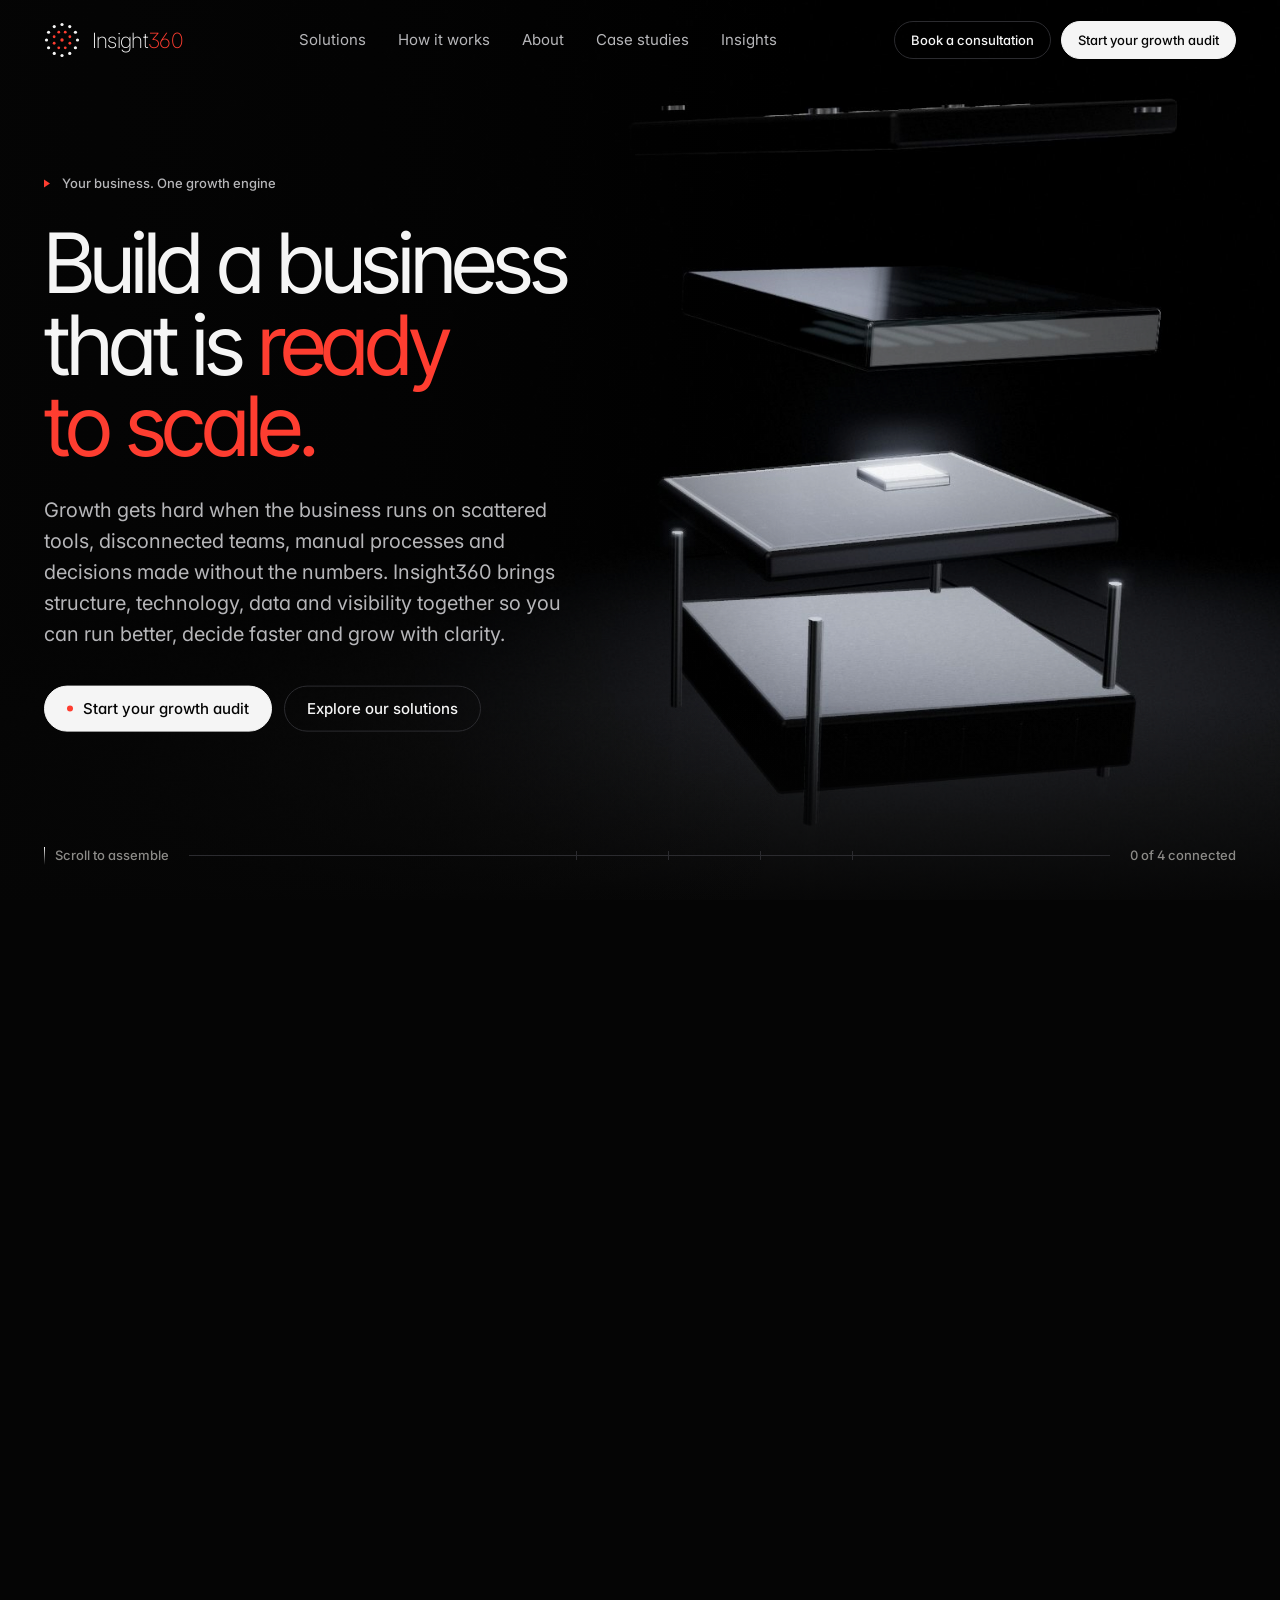
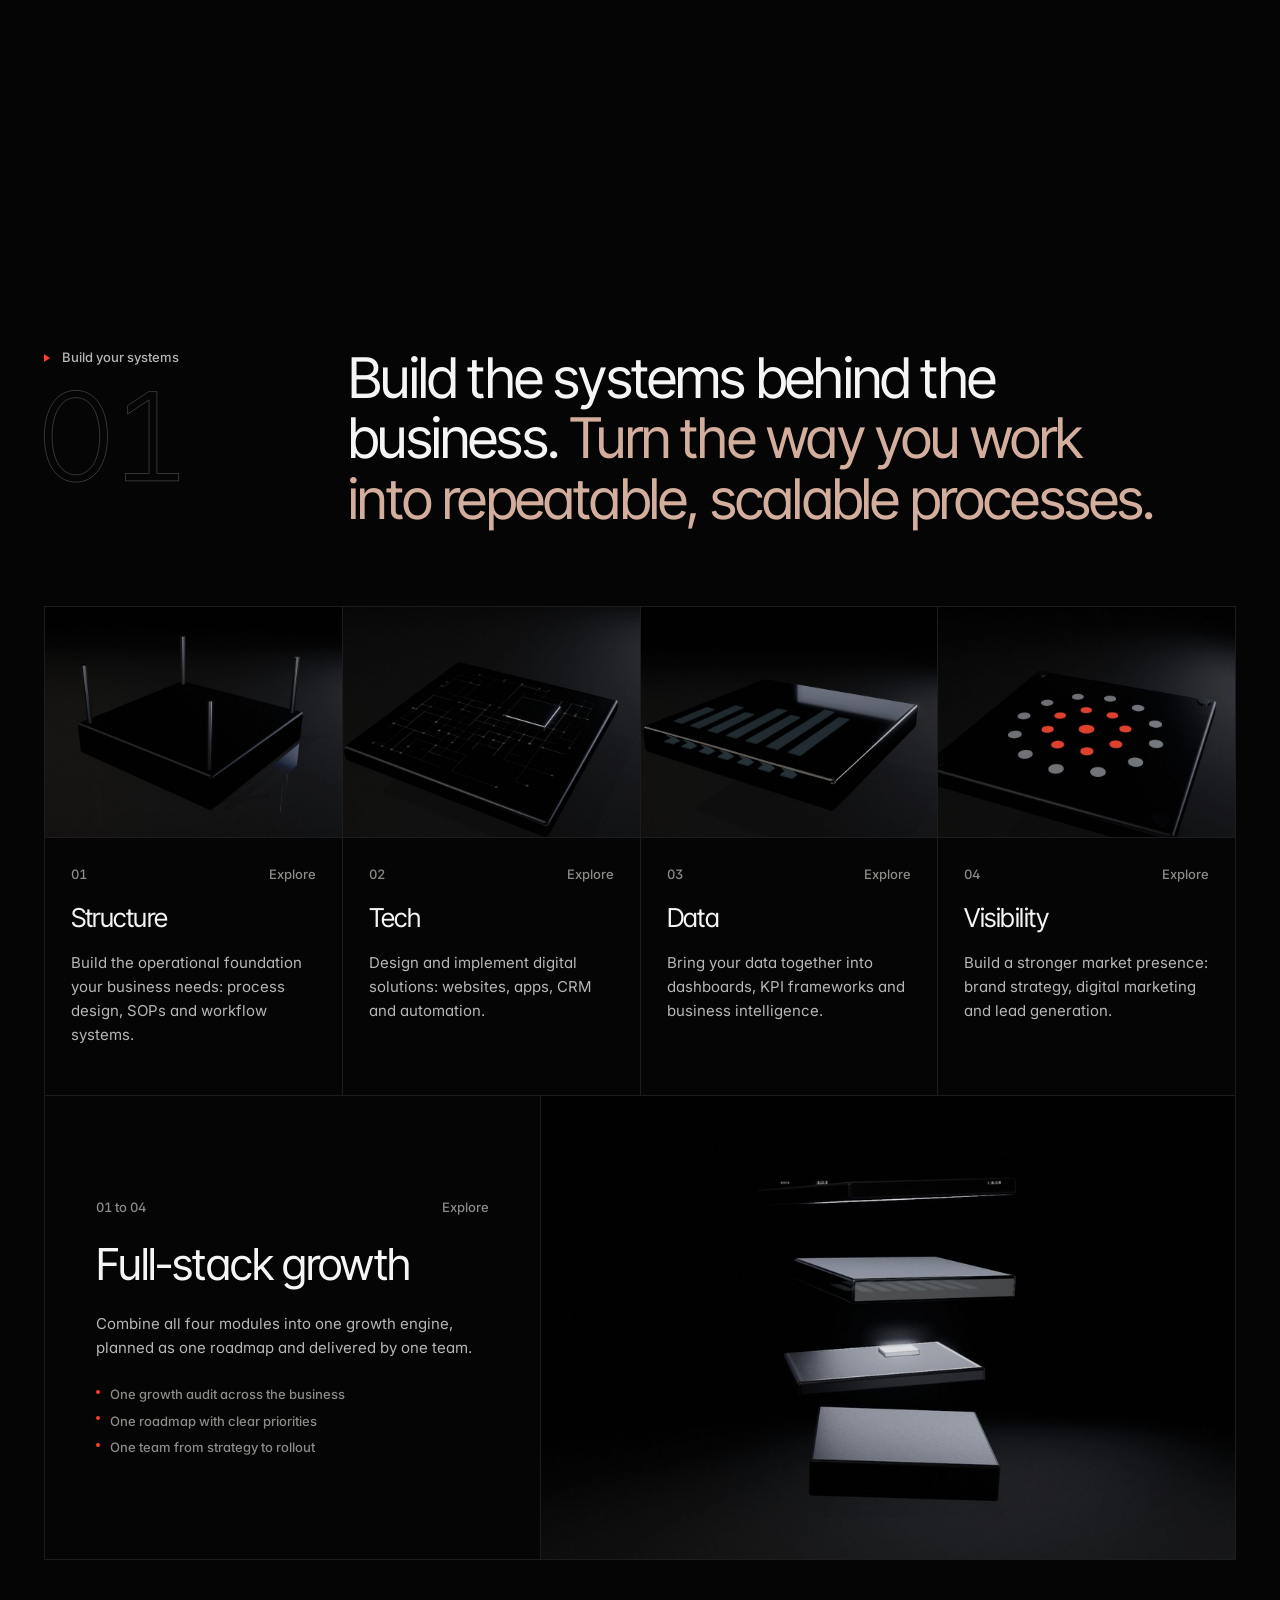
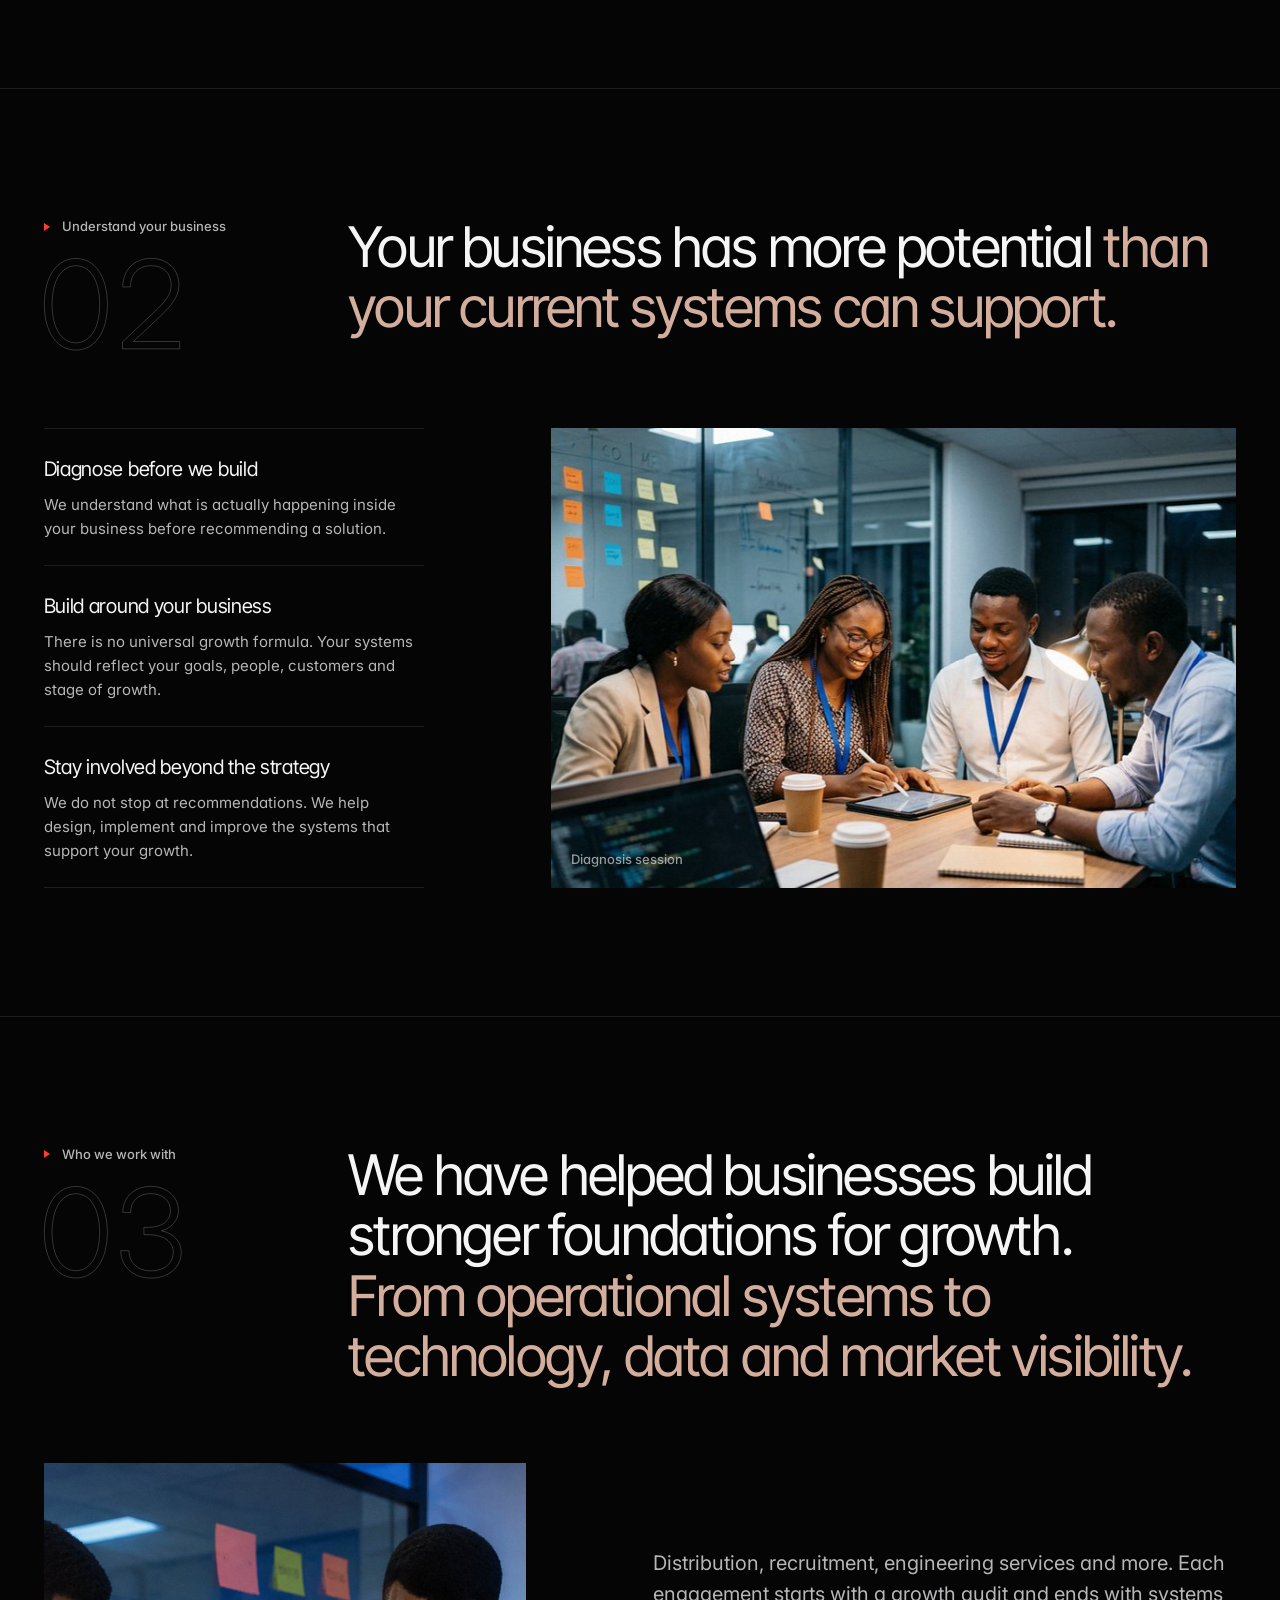
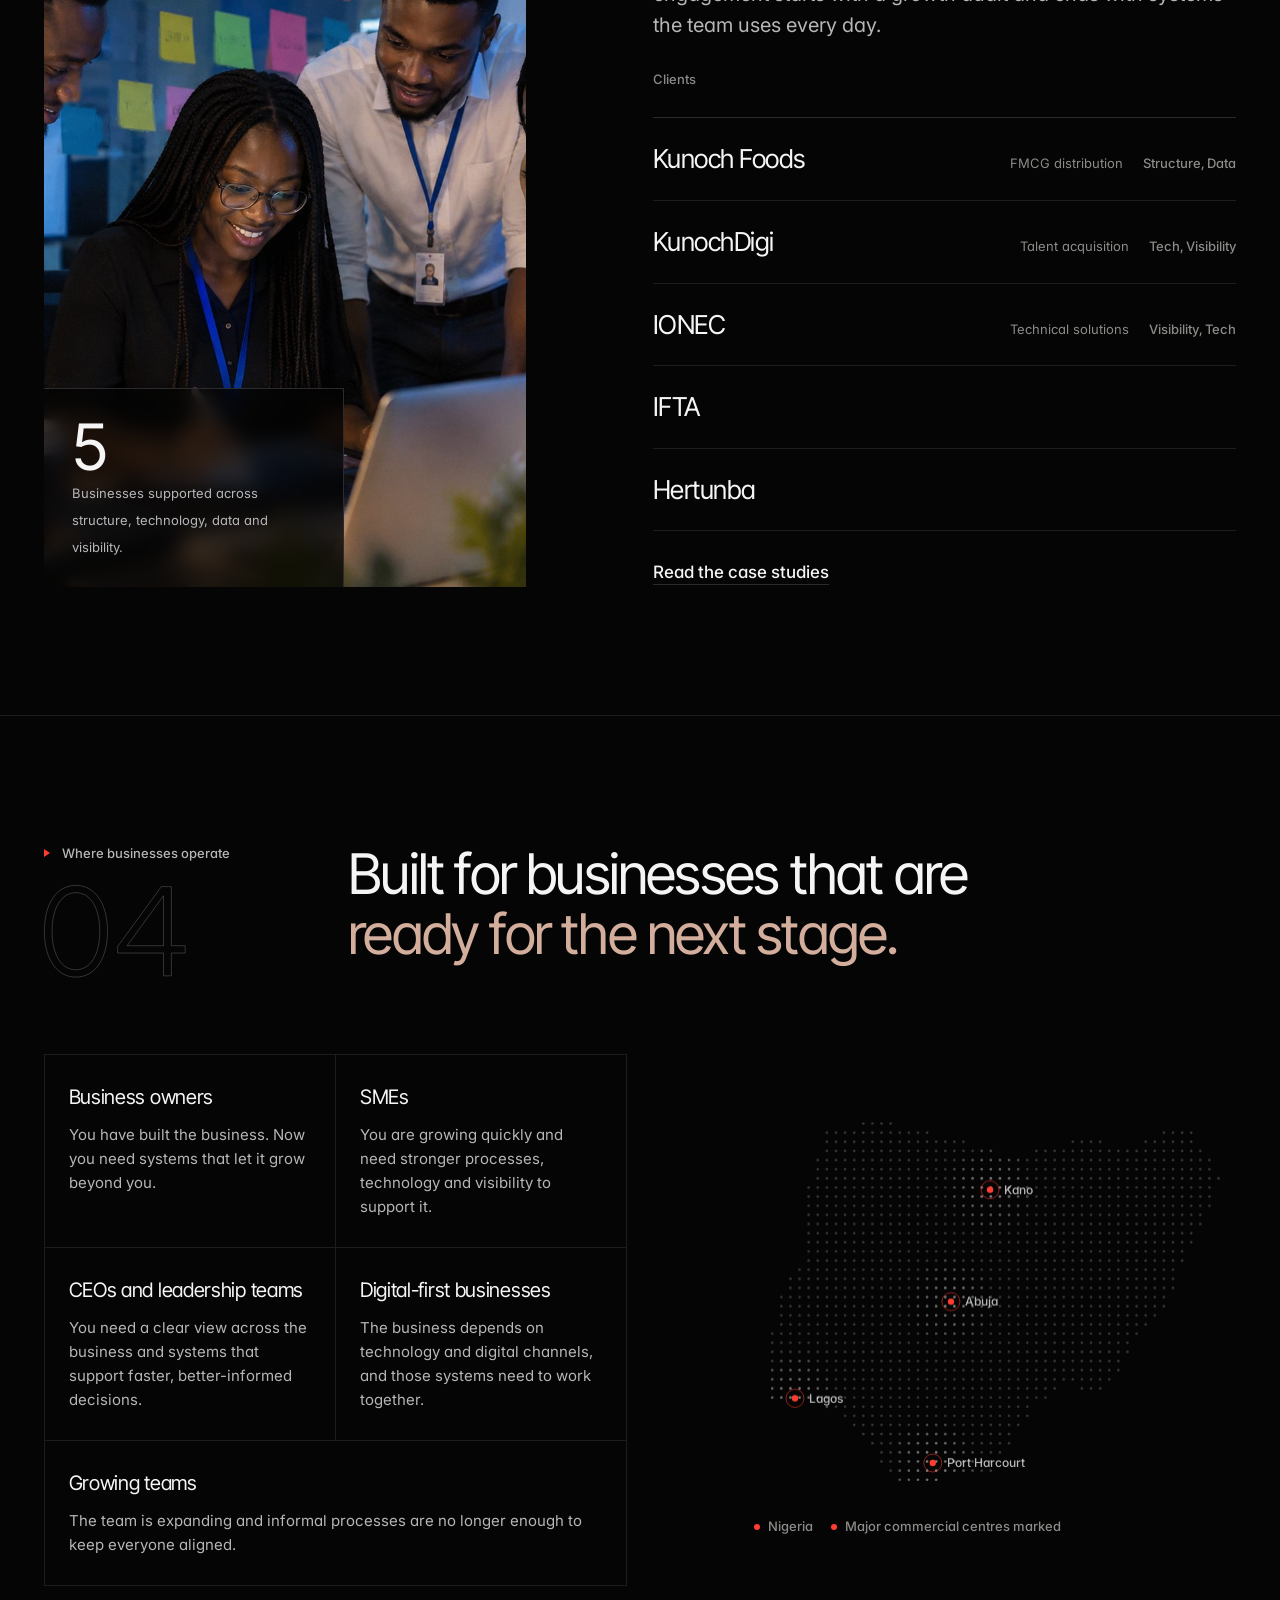
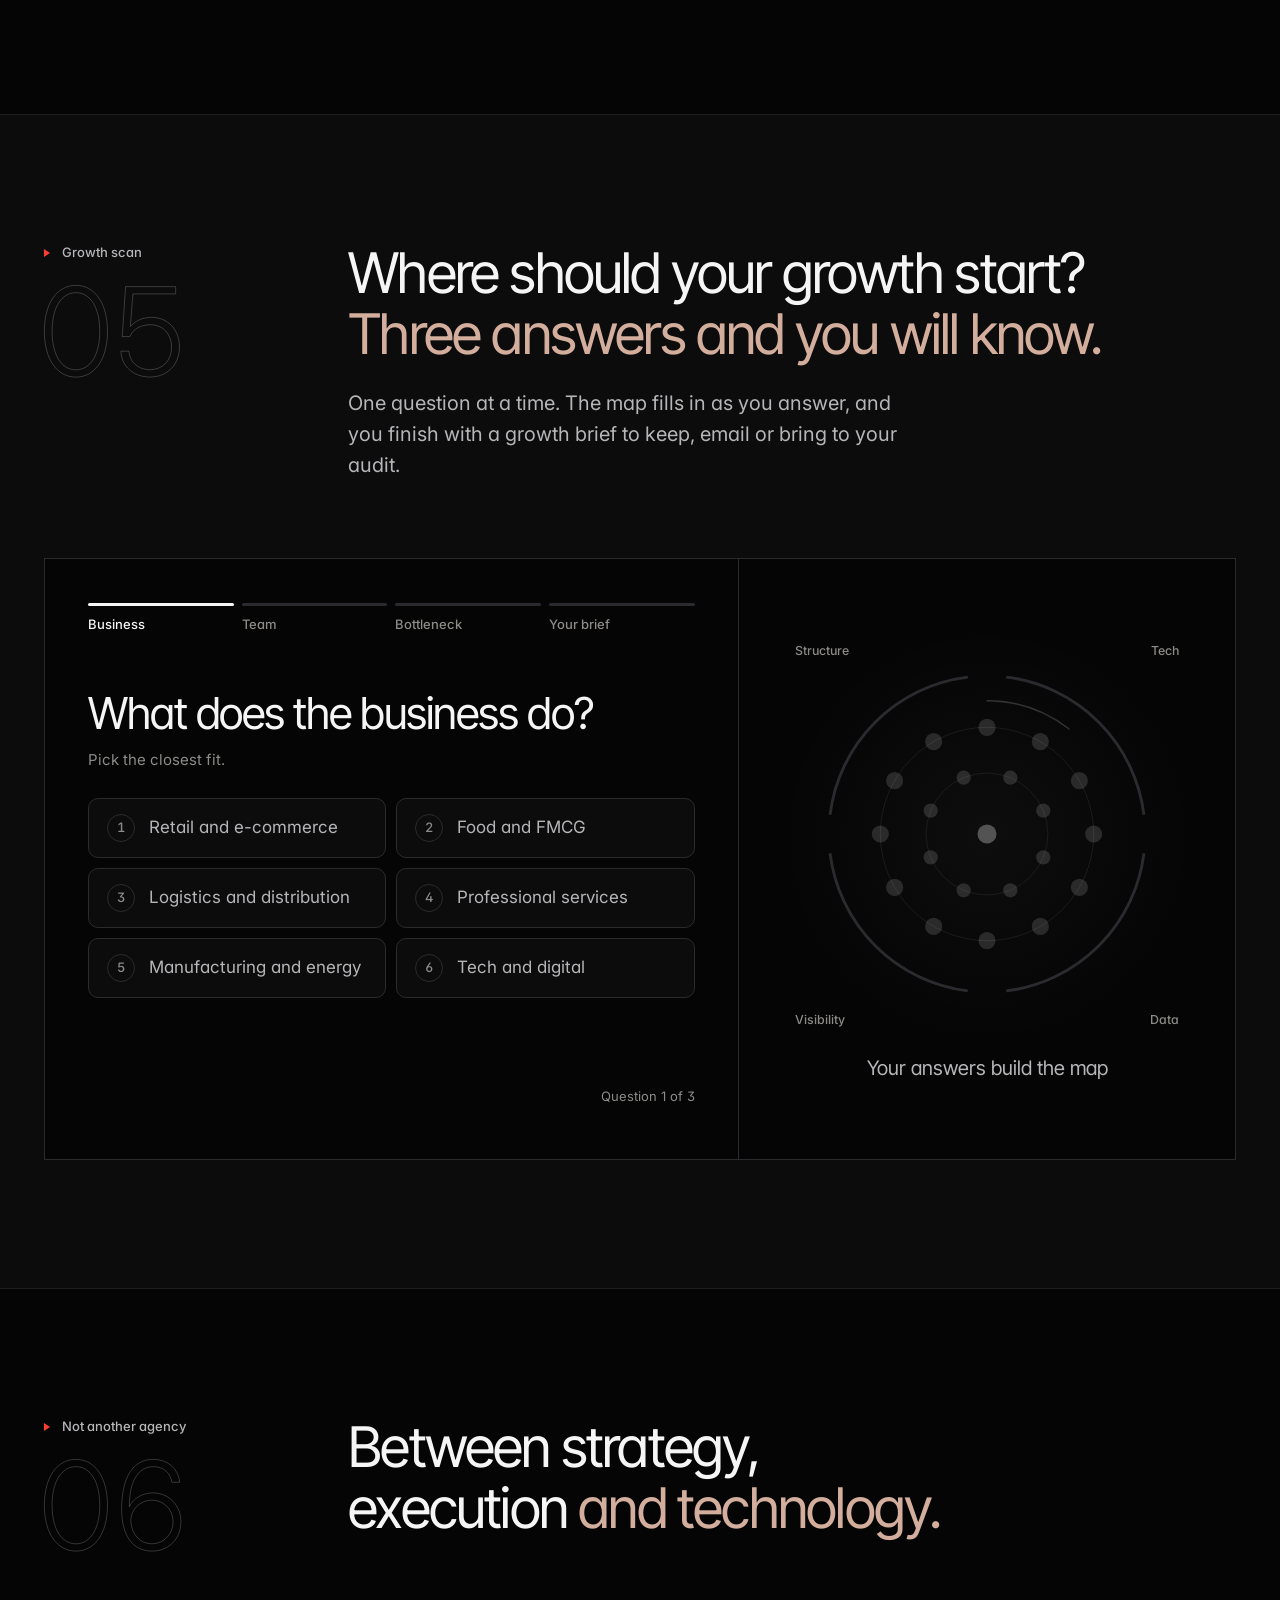
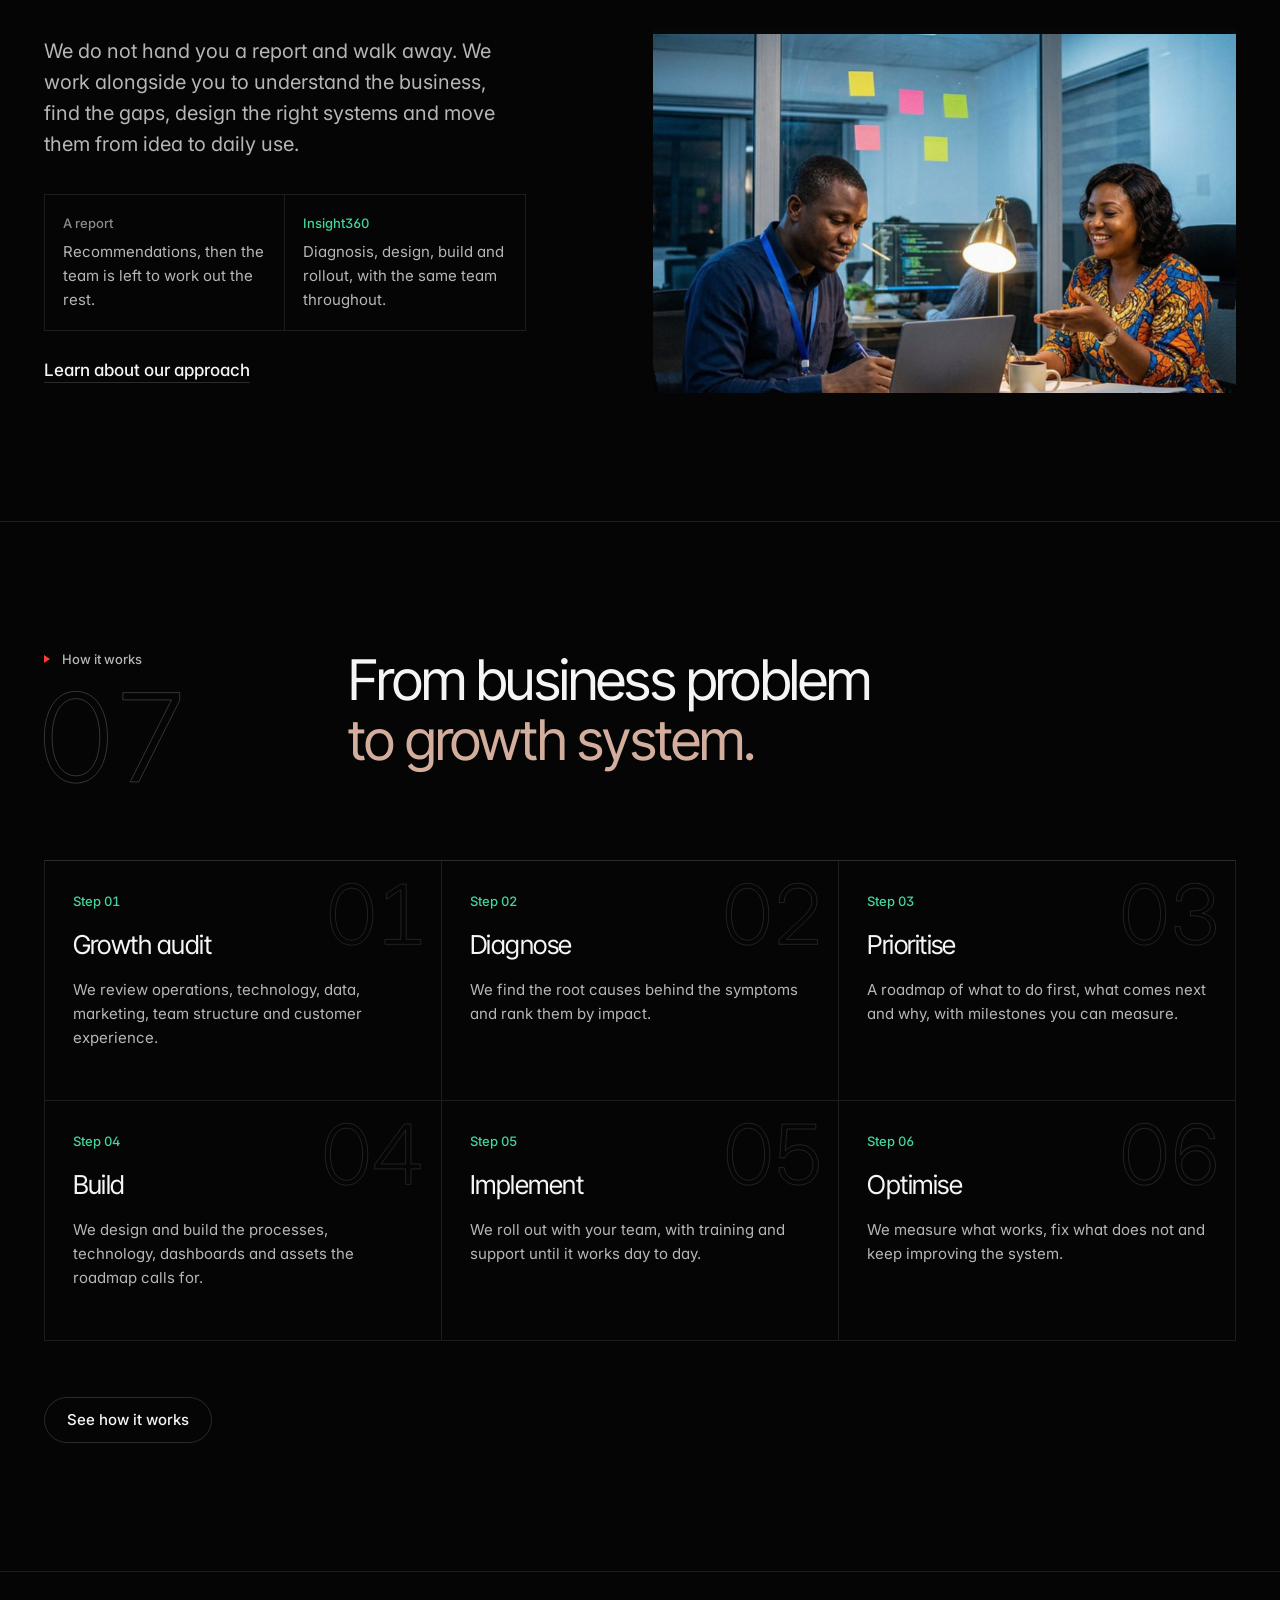
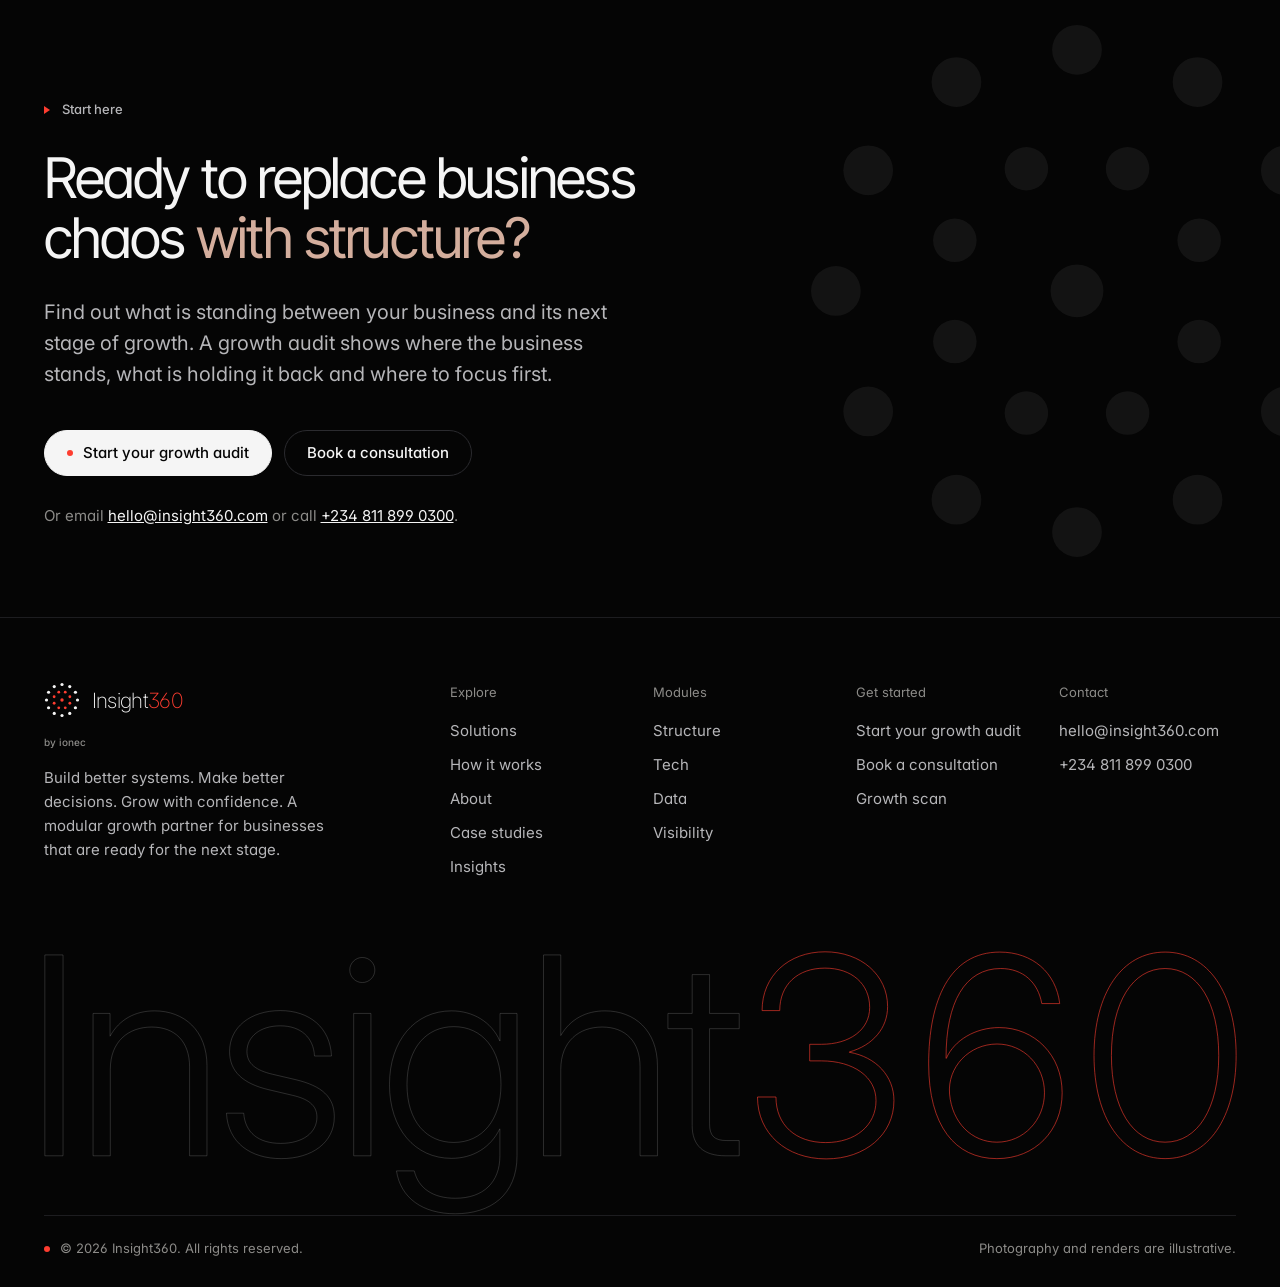
<file: index.html>
<!DOCTYPE html>
<html lang="en-GB">
<head>
<meta charset="utf-8">
<meta name="viewport" content="width=device-width, initial-scale=1">
<title>Insight360 | Business systems for growing companies</title>
<meta name="description" content="Insight360 brings structure, technology, data and visibility together so growing businesses can run better, decide faster and scale with clarity.">
<meta property="og:title" content="Insight360 | Business systems for growing companies">
<meta property="og:description" content="Insight360 brings structure, technology, data and visibility together so growing businesses can run better, decide faster and scale with clarity.">
<meta property="og:type" content="website">
<meta property="og:image" content="img/i360_og.jpg">
<meta name="theme-color" content="#050505">
<link rel="icon" href="data:image/svg+xml,%3Csvg viewBox='0 0 36 36' aria-hidden='true' focusable='false' %3E%3Ccircle cx='18' cy='2.5' r='1.6' fill='%23F5F5F5'/%3E%3Ccircle cx='25.75' cy='4.5766' r='1.6' fill='%23F5F5F5'/%3E%3Ccircle cx='31.4234' cy='10.25' r='1.6' fill='%23F5F5F5'/%3E%3Ccircle cx='33.5' cy='18' r='1.6' fill='%23F5F5F5'/%3E%3Ccircle cx='31.4234' cy='25.75' r='1.6' fill='%23F5F5F5'/%3E%3Ccircle cx='25.75' cy='31.4234' r='1.6' fill='%23F5F5F5'/%3E%3Ccircle cx='18' cy='33.5' r='1.6' fill='%23F5F5F5'/%3E%3Ccircle cx='10.25' cy='31.4234' r='1.6' fill='%23F5F5F5'/%3E%3Ccircle cx='4.5766' cy='25.75' r='1.6' fill='%23F5F5F5'/%3E%3Ccircle cx='2.5' cy='18' r='1.6' fill='%23F5F5F5'/%3E%3Ccircle cx='4.5766' cy='10.25' r='1.6' fill='%23F5F5F5'/%3E%3Ccircle cx='10.25' cy='4.5766' r='1.6' fill='%23F5F5F5'/%3E%3Ccircle cx='21.2528' cy='10.147' r='1.4' fill='%23FE3D30'/%3E%3Ccircle cx='25.853' cy='14.7472' r='1.4' fill='%23FE3D30'/%3E%3Ccircle cx='25.853' cy='21.2528' r='1.4' fill='%23FE3D30'/%3E%3Ccircle cx='21.2528' cy='25.853' r='1.4' fill='%23FE3D30'/%3E%3Ccircle cx='14.7472' cy='25.853' r='1.4' fill='%23FE3D30'/%3E%3Ccircle cx='10.147' cy='21.2528' r='1.4' fill='%23FE3D30'/%3E%3Ccircle cx='10.147' cy='14.7472' r='1.4' fill='%23FE3D30'/%3E%3Ccircle cx='14.7472' cy='10.147' r='1.4' fill='%23FE3D30'/%3E%3Ccircle cx='18' cy='18' r='1.7' fill='%23FE3D30'/%3E%3C/svg%3E">
<link rel="preconnect" href="https://fonts.googleapis.com">
<link rel="preconnect" href="https://fonts.gstatic.com" crossorigin>
<link href="https://fonts.googleapis.com/css2?family=Inter:wght@200;300;400;500;600&amp;family=Inter+Tight:wght@300;400;500&amp;display=swap" rel="stylesheet">
<link rel="stylesheet" href="assets/site.css">
<script>document.documentElement.classList.add("js");</script>
</head>
<body>
<a class="skip" href="#main">Skip to content</a>
<header class="site-header">
  <div class="wrap">
    <a class="brand" href="index.html" aria-label="Insight360 home"><svg viewBox="0 0 36 36" aria-hidden="true" focusable="false" ><circle cx="18" cy="2.5" r="1.6" fill="currentColor"/><circle cx="25.75" cy="4.5766" r="1.6" fill="currentColor"/><circle cx="31.4234" cy="10.25" r="1.6" fill="currentColor"/><circle cx="33.5" cy="18" r="1.6" fill="currentColor"/><circle cx="31.4234" cy="25.75" r="1.6" fill="currentColor"/><circle cx="25.75" cy="31.4234" r="1.6" fill="currentColor"/><circle cx="18" cy="33.5" r="1.6" fill="currentColor"/><circle cx="10.25" cy="31.4234" r="1.6" fill="currentColor"/><circle cx="4.5766" cy="25.75" r="1.6" fill="currentColor"/><circle cx="2.5" cy="18" r="1.6" fill="currentColor"/><circle cx="4.5766" cy="10.25" r="1.6" fill="currentColor"/><circle cx="10.25" cy="4.5766" r="1.6" fill="currentColor"/><circle cx="21.2528" cy="10.147" r="1.4" fill="#FE3D30"/><circle cx="25.853" cy="14.7472" r="1.4" fill="#FE3D30"/><circle cx="25.853" cy="21.2528" r="1.4" fill="#FE3D30"/><circle cx="21.2528" cy="25.853" r="1.4" fill="#FE3D30"/><circle cx="14.7472" cy="25.853" r="1.4" fill="#FE3D30"/><circle cx="10.147" cy="21.2528" r="1.4" fill="#FE3D30"/><circle cx="10.147" cy="14.7472" r="1.4" fill="#FE3D30"/><circle cx="14.7472" cy="10.147" r="1.4" fill="#FE3D30"/><circle cx="18" cy="18" r="1.7" fill="#FE3D30"/></svg><span class="brand-word">Insight<b>360</b></span></a>
    <nav class="nav" aria-label="Main"><a href="solutions.html">Solutions</a><a href="how-it-works.html">How it works</a><a href="about.html">About</a><a href="case-studies.html">Case studies</a><a href="insights.html">Insights</a></nav>
    <div class="header-cta">
      <a class="btn btn--sm" href="contact.html?interest=Consultation">Book a consultation</a>
      <a class="btn btn--sm btn--solid" href="contact.html?interest=Growth%20Audit">Start your growth audit</a>
      <button class="menu-btn" type="button" aria-expanded="false" aria-controls="mobile-nav" aria-label="Open menu"><span></span></button>
    </div>
  </div>
</header>
<nav class="mobile-nav" id="mobile-nav" aria-label="Mobile"><a href="index.html">Home<span>01</span></a><a href="solutions.html">Solutions<span>02</span></a><a href="how-it-works.html">How it works<span>03</span></a><a href="about.html">About<span>04</span></a><a href="case-studies.html">Case studies<span>05</span></a><a href="insights.html">Insights<span>06</span></a><a href="contact.html">Contact<span>07</span></a>
  <div class="actions"><a class="btn btn--solid" href="contact.html?interest=Growth%20Audit">Start your growth audit</a><a class="btn" href="contact.html?interest=Consultation">Book a consultation</a></div>
</nav>
<main id="main">
<section class="film" data-film data-count="200" data-src="img/film/f" data-src-sm="img/film-sm/f" aria-label="Introduction">
  <script type="application/json" id="film-boxes">[[0.4739,0.0988,0.9385,0.9323],[0.4739,0.0989,0.9385,0.932],[0.4739,0.099,0.9386,0.9318],[0.474,0.0991,0.9386,0.9315],[0.474,0.0993,0.9387,0.9312],[0.474,0.0994,0.9387,0.931],[0.4741,0.0995,0.9387,0.9308],[0.4741,0.0997,0.9388,0.9306],[0.4742,0.0998,0.9388,0.9304],[0.4743,0.1,0.9389,0.9302],[0.4744,0.1002,0.9389,0.9301],[0.4745,0.1004,0.9389,0.93],[0.4747,0.1006,0.9389,0.9299],[0.4748,0.1008,0.9389,0.9299],[0.475,0.101,0.9389,0.9299],[0.4752,0.1012,0.9388,0.9299],[0.4754,0.1014,0.9388,0.93],[0.4757,0.1016,0.9387,0.9301],[0.4759,0.1019,0.9386,0.9302],[0.4762,0.1021,0.9384,0.9304],[0.4765,0.1024,0.9383,0.9307],[0.4768,0.1027,0.9381,0.931],[0.4772,0.1029,0.9378,0.9313],[0.4775,0.1032,0.9376,0.9317],[0.4779,0.1035,0.9373,0.9322],[0.4784,0.1038,0.9369,0.9327],[0.4788,0.1041,0.9365,0.9333],[0.4793,0.1044,0.936,0.934],[0.4798,0.1047,0.9355,0.9347],[0.4803,0.105,0.935,0.9354],[0.4809,0.1053,0.9343,0.9363],[0.4814,0.1057,0.9336,0.9372],[0.4821,0.106,0.9328,0.9381],[0.4827,0.1064,0.932,0.9392],[0.4834,0.1067,0.931,0.9403],[0.4841,0.1071,0.93,0.9414],[0.4848,0.1074,0.9289,0.9427],[0.4856,0.1078,0.9277,0.944],[0.4863,0.1082,0.9264,0.9453],[0.4872,0.1085,0.9249,0.9468],[0.488,0.1089,0.9234,0.9483],[0.4889,0.1091,0.9217,0.9499],[0.4898,0.1087,0.9199,0.9515],[0.4907,0.1082,0.918,0.9531],[0.4915,0.1078,0.9162,0.9546],[0.4924,0.1073,0.9144,0.9559],[0.4932,0.1069,0.9137,0.9572],[0.494,0.1064,0.9132,0.9584],[0.4948,0.106,0.9127,0.9595],[0.4956,0.1055,0.9121,0.9604],[0.4963,0.1051,0.9115,0.9613],[0.497,0.1047,0.9109,0.962],[0.4975,0.1042,0.9102,0.9627],[0.4981,0.1038,0.9095,0.9632],[0.4986,0.1034,0.9087,0.9636],[0.4992,0.103,0.9079,0.9639],[0.4998,0.1027,0.907,0.964],[0.5004,0.1023,0.9062,0.9641],[0.501,0.1021,0.9052,0.964],[0.5016,0.1018,0.9043,0.9638],[0.5023,0.1017,0.9032,0.9634],[0.503,0.1015,0.9022,0.9629],[0.5037,0.1015,0.9011,0.9623],[0.5045,0.1015,0.9,0.9615],[0.5052,0.1016,0.8988,0.9606],[0.506,0.1017,0.8976,0.9596],[0.5069,0.1019,0.8963,0.9584],[0.5077,0.1023,0.895,0.957],[0.5086,0.1027,0.8936,0.9555],[0.5095,0.1032,0.8922,0.9539],[0.5105,0.1038,0.8908,0.9521],[0.5115,0.1045,0.8898,0.9501],[0.5125,0.1054,0.889,0.948],[0.5136,0.1063,0.8882,0.9457],[0.5148,0.1074,0.8874,0.9432],[0.516,0.1087,0.8867,0.9406],[0.5172,0.1101,0.8859,0.9378],[0.5185,0.1117,0.8851,0.9348],[0.5199,0.1134,0.8844,0.9316],[0.5213,0.1153,0.8837,0.9282],[0.5227,0.1174,0.8829,0.9246],[0.5243,0.1193,0.8822,0.9238],[0.5258,0.1213,0.8816,0.923],[0.5249,0.1234,0.8809,0.922],[0.5235,0.1258,0.8803,0.9209],[0.5222,0.1283,0.8796,0.9195],[0.521,0.131,0.879,0.918],[0.5199,0.1339,0.8785,0.9162],[0.5189,0.137,0.8779,0.9143],[0.518,0.1403,0.8774,0.9121],[0.5172,0.1438,0.8769,0.9096],[0.5165,0.1476,0.8765,0.907],[0.5159,0.1516,0.8761,0.904],[0.5155,0.1559,0.8757,0.9008],[0.5152,0.1604,0.8753,0.8973],[0.515,0.1652,0.875,0.8935],[0.5149,0.1703,0.8747,0.8894],[0.5148,0.1753,0.8744,0.8854],[0.5148,0.18,0.8738,0.8816],[0.5147,0.1845,0.8732,0.878],[0.5146,0.1889,0.8724,0.8745],[0.5144,0.193,0.8716,0.8712],[0.5143,0.197,0.8706,0.868],[0.5142,0.2007,0.8695,0.8651],[0.514,0.2043,0.8683,0.8622],[0.5138,0.2077,0.867,0.8596],[0.5136,0.2108,0.8655,0.8571],[0.5134,0.2138,0.8661,0.8548],[0.5131,0.2166,0.8685,0.8527],[0.5128,0.2192,0.8708,0.8507],[0.5125,0.2217,0.8731,0.8489],[0.5122,0.2239,0.8753,0.8473],[0.5119,0.226,0.8774,0.8458],[0.5115,0.2279,0.8794,0.8444],[0.5111,0.2296,0.8814,0.8432],[0.5107,0.2311,0.8834,0.8421],[0.5103,0.2325,0.8852,0.8412],[0.5099,0.2337,0.887,0.8404],[0.5094,0.2348,0.8888,0.8398],[0.5089,0.2357,0.8904,0.8392],[0.5085,0.2365,0.892,0.8388],[0.508,0.2372,0.8936,0.8385],[0.5074,0.2377,0.8951,0.8383],[0.5069,0.2382,0.8965,0.8381],[0.5064,0.2385,0.8979,0.8381],[0.5059,0.2388,0.8993,0.8382],[0.5053,0.2389,0.9005,0.8383],[0.5048,0.2389,0.9018,0.8386],[0.5042,0.2389,0.903,0.8388],[0.5036,0.2388,0.9041,0.8392],[0.5031,0.2387,0.9052,0.8396],[0.5025,0.2384,0.9063,0.84],[0.502,0.2382,0.9073,0.8405],[0.5014,0.2379,0.9083,0.8412],[0.5008,0.2375,0.9092,0.8418],[0.5002,0.2371,0.9101,0.8424],[0.4996,0.2367,0.9109,0.8431],[0.4991,0.2362,0.9118,0.8437],[0.4985,0.2358,0.9125,0.8444],[0.498,0.2353,0.9133,0.845],[0.4975,0.2348,0.914,0.8456],[0.497,0.2343,0.9147,0.8462],[0.4965,0.2338,0.9154,0.8468],[0.4961,0.2334,0.916,0.8473],[0.4957,0.2329,0.9166,0.8479],[0.4953,0.2325,0.9172,0.8484],[0.4949,0.232,0.9177,0.8488],[0.4946,0.2316,0.9183,0.8493],[0.4942,0.2312,0.9188,0.8497],[0.4939,0.2308,0.9193,0.8501],[0.4936,0.2304,0.9198,0.8504],[0.4934,0.2301,0.9202,0.8507],[0.4931,0.2297,0.9206,0.8511],[0.4929,0.2294,0.921,0.8513],[0.4927,0.2291,0.9214,0.8516],[0.4925,0.2288,0.9218,0.8518],[0.4924,0.2285,0.9221,0.8521],[0.4922,0.2282,0.9225,0.8523],[0.4921,0.2279,0.9228,0.8524],[0.4919,0.2277,0.9231,0.8526],[0.4918,0.2274,0.9234,0.8527],[0.4917,0.2272,0.9236,0.8529],[0.4916,0.227,0.9239,0.853],[0.4915,0.2268,0.9241,0.8531],[0.4915,0.2266,0.9243,0.8531],[0.4914,0.2265,0.9244,0.8531],[0.4914,0.2264,0.9243,0.8529],[0.4913,0.2264,0.9242,0.8527],[0.4913,0.2264,0.924,0.8524],[0.4913,0.2265,0.9237,0.852],[0.4913,0.2267,0.9233,0.8515],[0.4913,0.2269,0.9228,0.851],[0.4913,0.2271,0.9222,0.8504],[0.4913,0.2274,0.9216,0.8497],[0.4913,0.2277,0.9209,0.8489],[0.4913,0.2281,0.9201,0.8481],[0.4914,0.2285,0.9193,0.8473],[0.4914,0.2289,0.9184,0.8465],[0.4914,0.2293,0.9175,0.8456],[0.4915,0.2298,0.9166,0.8447],[0.4915,0.2303,0.9156,0.8437],[0.4915,0.2307,0.9147,0.8428],[0.4916,0.2312,0.9137,0.8419],[0.4916,0.2317,0.9128,0.841],[0.4917,0.2322,0.9118,0.8401],[0.4917,0.2326,0.9109,0.8392],[0.4917,0.2331,0.91,0.8384],[0.4918,0.2335,0.9092,0.8376],[0.4918,0.2339,0.9084,0.8368],[0.4919,0.2343,0.9076,0.8361],[0.4919,0.2347,0.9069,0.8355],[0.4919,0.235,0.9062,0.8349],[0.4919,0.2353,0.9057,0.8343],[0.492,0.2356,0.9051,0.8339],[0.492,0.2358,0.9047,0.8335],[0.492,0.236,0.9043,0.8331],[0.492,0.2361,0.9041,0.8329],[0.492,0.2362,0.9038,0.8327],[0.492,0.2363,0.9037,0.8326],[0.492,0.2363,0.9037,0.8325]]</script>
  <div class="film-stage">
    <img class="film-poster" src="img/film/f000.jpg" alt="" width="1920" height="1080">
    <canvas class="film-canvas" aria-hidden="true"></canvas>
    <div class="film-shade"></div>
    <div class="film-ui">
      <div class="wrap">
        <div class="film-panel film-panel--intro">
          <span class="eyebrow">Your business. One growth engine</span>
          <h1 class="display">Build a business that is <span class="signal">ready to scale.</span></h1>
          <p class="lead"><span class="lead-long">Growth gets hard when the business runs on scattered tools, disconnected teams, manual processes and decisions made without the numbers. </span>Insight360 brings structure, technology, data and visibility together so you can run better, decide faster and grow with clarity.</p>
          <div class="actions">
            <a class="btn btn--solid" href="contact.html?interest=Growth%20Audit"><span class="dot"></span>Start your growth audit</a>
            <a class="btn" href="#modules">Explore our solutions</a>
          </div>
        </div>
        <div class="film-panel film-panel--spec is-off" aria-label="The four modules">
          <span class="eyebrow">Four modules, one system</span>
          <h2 class="h3" style="margin-top:22px">Each part of the business, built to work with the others.</h2>
          <ul class="spec">
            <li><a href="solutions.html#structure"><span class="idx">01</span><span><span class="name">Structure</span><span class="desc">Process design, SOPs and workflow systems</span></span><span class="state">Connected</span></a></li>
            <li><a href="solutions.html#tech"><span class="idx">02</span><span><span class="name">Tech</span><span class="desc">Websites, apps, CRM and automation</span></span><span class="state">Connected</span></a></li>
            <li><a href="solutions.html#data"><span class="idx">03</span><span><span class="name">Data</span><span class="desc">Dashboards, KPI frameworks and reporting</span></span><span class="state">Connected</span></a></li>
            <li><a href="solutions.html#visibility"><span class="idx">04</span><span><span class="name">Visibility</span><span class="desc">Brand strategy, marketing and lead generation</span></span><span class="state">Connected</span></a></li>
          </ul>
        </div>
        <div class="film-panel film-panel--end is-off">
          <span class="eyebrow">Full-stack growth</span>
          <h2 class="h2" style="margin:22px 0 22px">One growth engine, <span class="tone">built around your business.</span></h2>
          <p class="lead" style="margin-bottom:32px">Start with the part holding you back, or combine all four modules into one programme.</p>
          <div class="actions">
            <a class="btn btn--solid" href="#modules"><span class="dot"></span>See the modules</a>
            <a class="btn" href="#scan">Run the growth scan</a>
          </div>
        </div>
      </div>
    </div>
    <div class="film-meter" aria-hidden="true">
      <span class="film-hint">Scroll to assemble</span>
      <div class="film-track"><div class="film-fill"></div><div class="film-ticks"><i style="position:absolute;left:42%"></i><i style="position:absolute;left:52%"></i><i style="position:absolute;left:62%"></i><i style="position:absolute;left:72%"></i></div></div>
      <span data-connected>0 of 4 connected</span>
    </div>
  </div>
</section>

<section class="section" id="modules" aria-labelledby="modules-title">
  <div class="wrap">
    <div class="grid sec-head" data-rise>
      <div class="sec-meta"><span class="eyebrow">Build your systems</span><span class="numeral" aria-hidden="true"><svg class="outline" viewBox="0 0 2254 1544" aria-hidden="true" focusable="false"><g transform="translate(-127 1517) scale(1 -1)"><path d="M660 -21C979 -21 1187 282 1187 744C1187 1208 979 1511 660 1511C341 1511 133 1208 133 744C133 282 341 -21 660 -21ZM660 101C418 101 262 351 262 744C262 1138 418 1389 660 1389C902 1389 1058 1138 1058 744C1058 351 902 101 660 101ZM1488.6 0H2374.6V122H2012.6V1490H1874.6L1523.6 1255V1115L1879.6 1351H1880.6V122H1488.6Z"/></g></svg></span></div>
      <div class="sec-title"><h2 class="h2" id="modules-title">Build the systems behind the business. <span class="tone">Turn the way you work into repeatable, scalable processes.</span></h2></div>
    </div>
    <div class="mods">
      <a class="mod-card" href="solutions.html#structure">
        <figure><img src="img/i360_r_structure-sm.jpg" srcset="img/i360_r_structure-sm.jpg 960w, img/i360_r_structure.jpg 1800w" sizes="(max-width: 640px) 100vw, (max-width: 1080px) 50vw, 25vw" width="960" height="640" alt="The machined base layer of the Insight360 unit, with four guide posts." loading="lazy"></figure>
        <div class="body"><div class="top"><span class="label">01</span><span class="go">Explore</span></div><h3>Structure</h3><p>Build the operational foundation your business needs: process design, SOPs and workflow systems.</p>
          <ul><li>Process design</li><li>SOP development</li><li>Team and role structure</li><li>Management routines</li></ul></div>
      </a>
      <a class="mod-card" href="solutions.html#tech">
        <figure><img src="img/i360_r_tech-sm.jpg" srcset="img/i360_r_tech-sm.jpg 960w, img/i360_r_tech.jpg 1800w" sizes="(max-width: 640px) 100vw, (max-width: 1080px) 50vw, 25vw" width="960" height="640" alt="The tech layer, a dark plate with fine circuit traces and a steel chip." loading="lazy"></figure>
        <div class="body"><div class="top"><span class="label">02</span><span class="go">Explore</span></div><h3>Tech</h3><p>Design and implement digital solutions: websites, apps, CRM and automation.</p>
          <ul><li>Websites and web apps</li><li>CRM and internal tools</li><li>Workflow automation</li><li>Systems integration</li></ul></div>
      </a>
      <a class="mod-card" href="solutions.html#data">
        <figure><img src="img/i360_r_data-sm.jpg" srcset="img/i360_r_data-sm.jpg 960w, img/i360_r_data.jpg 1800w" sizes="(max-width: 640px) 100vw, (max-width: 1080px) 50vw, 25vw" width="960" height="640" alt="The data layer, a smoked glass slab with an etched bar chart inside." loading="lazy"></figure>
        <div class="body"><div class="top"><span class="label">03</span><span class="go">Explore</span></div><h3>Data</h3><p>Bring your data together into dashboards, KPI frameworks and business intelligence.</p>
          <ul><li>Dashboards and reporting</li><li>KPI frameworks</li><li>Data analysis</li><li>Decision routines</li></ul></div>
      </a>
      <a class="mod-card" href="solutions.html#visibility">
        <figure><img src="img/i360_r_visibility-sm.jpg" srcset="img/i360_r_visibility-sm.jpg 960w, img/i360_r_visibility.jpg 1800w" sizes="(max-width: 640px) 100vw, (max-width: 1080px) 50vw, 25vw" width="960" height="640" alt="The top layer, milled with the Insight360 dot mark, its inner dots lit red." loading="lazy"></figure>
        <div class="body"><div class="top"><span class="label">04</span><span class="go">Explore</span></div><h3>Visibility</h3><p>Build a stronger market presence: brand strategy, digital marketing and lead generation.</p>
          <ul><li>Brand strategy and identity</li><li>Digital marketing</li><li>Content strategy</li><li>Lead generation</li></ul></div>
      </a>
      <a class="mod-card mod-wide" href="solutions.html#start">
        <figure><img src="img/i360_r_exploded.jpg" srcset="img/i360_r_exploded-sm.jpg 960w, img/i360_r_exploded.jpg 1800w" sizes="(max-width: 640px) 100vw, 60vw" width="1800" height="1200" alt="The four layers of the unit separated vertically, showing how they stack." loading="lazy"></figure>
        <div class="body"><div class="top"><span class="label">01 to 04</span><span class="go">Explore</span></div><h3>Full-stack growth</h3><p>Combine all four modules into one growth engine, planned as one roadmap and delivered by one team.</p>
          <ul><li>One growth audit across the business</li><li>One roadmap with clear priorities</li><li>One team from strategy to rollout</li></ul></div>
      </a>
    </div>
  </div>
</section>

<section class="section rule-top" aria-labelledby="understand-title">
  <div class="wrap">
    <div class="grid sec-head" data-rise>
      <div class="sec-meta"><span class="eyebrow">Understand your business</span><span class="numeral" aria-hidden="true"><svg class="outline" viewBox="0 0 2276 1546" aria-hidden="true" focusable="false"><g transform="translate(-127 1519) scale(1 -1)"><path d="M660 -21C979 -21 1187 282 1187 744C1187 1208 979 1511 660 1511C341 1511 133 1208 133 744C133 282 341 -21 660 -21ZM660 101C418 101 262 351 262 744C262 1138 418 1389 660 1389C902 1389 1058 1138 1058 744C1058 351 902 101 660 101ZM1439.6 0H2396.6V122H1624.6V124L2057.6 533C2282.6 745 2382.6 886 2382.6 1071C2382.6 1329 2189.6 1513 1916.6 1513C1633.6 1513 1443.6 1314 1443.6 1035H1570.6C1570.6 1248 1703.6 1391 1917.6 1391C2121.6 1391 2253.6 1262 2253.6 1067C2253.6 912 2170.6 806 1967.6 613L1439.6 116Z"/></g></svg></span></div>
      <div class="sec-title"><h2 class="h2" id="understand-title">Your business has more potential <span class="tone">than your current systems can support.</span></h2></div>
    </div>
    <div class="grid feature">
      <ul class="feature-list">
        <li><h3>Diagnose before we build</h3><p>We understand what is actually happening inside your business before recommending a solution.</p></li>
        <li><h3>Build around your business</h3><p>There is no universal growth formula. Your systems should reflect your goals, people, customers and stage of growth.</p></li>
        <li><h3>Stay involved beyond the strategy</h3><p>We do not stop at recommendations. We help design, implement and improve the systems that support your growth.</p></li>
      </ul>
      <figure class="feature-media parallax"><img src="img/i360_understand.jpg" srcset="img/i360_understand-sm.jpg 960w, img/i360_understand.jpg 1536w" sizes="(max-width: 960px) 100vw, 58vw" width="1536" height="864" alt="A consultant and three staff members work through a new process on a tablet at a shared desk." loading="lazy"><figcaption>Diagnosis session</figcaption></figure>
    </div>
  </div>
</section>

<section class="section rule-top" aria-labelledby="who-title">
  <div class="wrap">
    <div class="grid sec-head" data-rise>
      <div class="sec-meta"><span class="eyebrow">Who we work with</span><span class="numeral" aria-hidden="true"><svg class="outline" viewBox="0 0 2304 1548" aria-hidden="true" focusable="false"><g transform="translate(-127 1519) scale(1 -1)"><path d="M660 -21C979 -21 1187 282 1187 744C1187 1208 979 1511 660 1511C341 1511 133 1208 133 744C133 282 341 -21 660 -21ZM660 101C418 101 262 351 262 744C262 1138 418 1389 660 1389C902 1389 1058 1138 1058 744C1058 351 902 101 660 101ZM1921.6 -23C2212.6 -23 2424.6 159 2424.6 409C2424.6 589 2294.6 733 2093.6 768V770C2269.6 819 2377.6 948 2377.6 1107C2377.6 1342 2179.6 1513 1913.6 1513C1640.6 1513 1446.6 1333 1446.6 1077H1577.6C1577.6 1270 1710.6 1392 1912.6 1392C2111.6 1392 2244.6 1276 2244.6 1100C2244.6 934 2095.6 827 1886.6 827H1799.6V704H1886.6C2124.6 704 2291.6 586 2291.6 409C2291.6 226 2140.6 98 1918.6 98C1695.6 98 1549.6 228 1549.6 436H1412.6C1412.6 166 1625.6 -23 1921.6 -23Z"/></g></svg></span></div>
      <div class="sec-title"><h2 class="h2" id="who-title">We have helped businesses build stronger foundations for growth. <span class="tone">From operational systems to technology, data and market visibility.</span></h2></div>
    </div>
    <div class="grid proof">
      <figure class="proof-media"><img src="img/i360_screen.jpg" srcset="img/i360_screen-sm.jpg 720w, img/i360_screen.jpg 1024w" sizes="(max-width: 960px) 100vw, 40vw" width="1024" height="1536" alt="A team member works through a plan on a tablet while two colleagues look on." loading="lazy">
        <div class="proof-stat"><strong>5</strong><span>Businesses supported across structure, technology, data and visibility.</span></div>
      </figure>
      <div class="proof-side">
        <p class="lead" style="max-width:48ch">Distribution, recruitment, engineering services and more. Each engagement starts with a growth audit and ends with systems the team uses every day.</p>
        <span class="label">Clients</span>
        <ul class="clients">
          <li><a class="c-name" href="case-studies.html#kunoch-foods">Kunoch Foods</a><span class="c-sector">FMCG distribution</span><span class="c-mods">Structure, Data</span></li>
          <li><a class="c-name" href="case-studies.html#kunochdigi">KunochDigi</a><span class="c-sector">Talent acquisition</span><span class="c-mods">Tech, Visibility</span></li>
          <li><a class="c-name" href="case-studies.html#ionec">IONEC</a><span class="c-sector">Technical solutions</span><span class="c-mods">Visibility, Tech</span></li>
          <li><span class="c-name">IFTA</span><span class="c-sector"></span><span class="c-mods"></span></li>
          <li><span class="c-name">Hertunba</span><span class="c-sector"></span><span class="c-mods"></span></li>
        </ul>
        <p><a class="link" href="case-studies.html">Read the case studies</a></p>
      </div>
    </div>
  </div>
</section>

<section class="section rule-top" aria-labelledby="where-title">
  <div class="wrap">
    <div class="grid sec-head" data-rise>
      <div class="sec-meta"><span class="eyebrow">Where businesses operate</span><span class="numeral" aria-hidden="true"><svg class="outline" viewBox="0 0 2364 1544" aria-hidden="true" focusable="false"><g transform="translate(-127 1517) scale(1 -1)"><path d="M660 -21C979 -21 1187 282 1187 744C1187 1208 979 1511 660 1511C341 1511 133 1208 133 744C133 282 341 -21 660 -21ZM660 101C418 101 262 351 262 744C262 1138 418 1389 660 1389C902 1389 1058 1138 1058 744C1058 351 902 101 660 101ZM1357.6 381H2123.6V0H2253.6V381H2484.6V503H2253.6V1490H2086.6L1357.6 491ZM2123.6 503H1515.6V504L2122.6 1337H2123.6Z"/></g></svg></span></div>
      <div class="sec-title"><h2 class="h2" id="where-title">Built for businesses that are <span class="tone">ready for the next stage.</span></h2></div>
    </div>
    <div class="grid aud">
      <ul class="aud-list">
        <li><h3>Business owners</h3><p>You have built the business. Now you need systems that let it grow beyond you.</p></li>
        <li><h3>SMEs</h3><p>You are growing quickly and need stronger processes, technology and visibility to support it.</p></li>
        <li><h3>CEOs and leadership teams</h3><p>You need a clear view across the business and systems that support faster, better-informed decisions.</p></li>
        <li><h3>Digital-first businesses</h3><p>The business depends on technology and digital channels, and those systems need to work together.</p></li>
        <li><h3>Growing teams</h3><p>The team is expanding and informal processes are no longer enough to keep everyone aligned.</p></li>
      </ul>
      <div class="aud-map">
        <canvas data-map role="img" aria-label="Dot map of Nigeria marking Lagos, Abuja, Port Harcourt and Kano."></canvas>
        <div class="legend"><span>Nigeria</span><span>Major commercial centres marked</span></div>
      </div>
    </div>
  </div>
</section>

<section class="section section--raise rule-top" id="scan" aria-labelledby="scan-title">
  <div class="wrap">
    <div class="grid sec-head" data-rise>
      <div class="sec-meta"><span class="eyebrow">Growth scan</span><span class="numeral" aria-hidden="true"><svg class="outline" viewBox="0 0 2268 1544" aria-hidden="true" focusable="false"><g transform="translate(-127 1517) scale(1 -1)"><path d="M660 -21C979 -21 1187 282 1187 744C1187 1208 979 1511 660 1511C341 1511 133 1208 133 744C133 282 341 -21 660 -21ZM660 101C418 101 262 351 262 744C262 1138 418 1389 660 1389C902 1389 1058 1138 1058 744C1058 351 902 101 660 101ZM1895.6 -20C2188.6 -20 2388.6 189 2388.6 481C2388.6 770 2197.6 977 1923.6 977C1771.6 977 1652.6 918 1570.6 826H1568.6L1611.6 1368H2325.6V1490H1489.6L1432.6 656H1561.6C1609.6 783 1744.6 854 1908.6 854C2114.6 854 2257.6 698 2257.6 479C2257.6 262 2110.6 102 1895.6 102C1696.6 102 1556.6 232 1545.6 412H1410.6C1417.6 164 1618.6 -20 1895.6 -20Z"/></g></svg></span></div>
      <div class="sec-title"><h2 class="h2" id="scan-title">Where should your growth start? <span class="tone">Three answers and you will know.</span></h2>
        <p class="lead">One question at a time. The map fills in as you answer, and you finish with a growth brief to keep, email or bring to your audit.</p></div>
    </div>
    <div class="scan" data-scan>
      <div class="scan-main">
        <nav class="scan-steps-nav" aria-label="Growth scan steps">
          <button type="button" class="sn is-now" data-go="sector"><i></i><span class="sn-k">Business</span><span class="sn-v"></span></button>
          <button type="button" class="sn" data-go="size" disabled><i></i><span class="sn-k">Team</span><span class="sn-v"></span></button>
          <button type="button" class="sn" data-go="pain" disabled><i></i><span class="sn-k">Bottleneck</span><span class="sn-v"></span></button>
          <button type="button" class="sn" data-go="brief" disabled><i></i><span class="sn-k">Your brief</span><span class="sn-v"></span></button>
        </nav>
        <div class="scan-stage">
          <fieldset class="scan-q is-active" data-step="sector"><legend>What does the business do?</legend><p class="scan-help">Pick the closest fit.</p><div class="opts"><div class="opt"><input type="radio" name="sector" id="sector-retail" value="retail"><label for="sector-retail"><span class="k" aria-hidden="true">1</span><span class="t">Retail and e-commerce</span></label></div><div class="opt"><input type="radio" name="sector" id="sector-food" value="food"><label for="sector-food"><span class="k" aria-hidden="true">2</span><span class="t">Food and FMCG</span></label></div><div class="opt"><input type="radio" name="sector" id="sector-logistics" value="logistics"><label for="sector-logistics"><span class="k" aria-hidden="true">3</span><span class="t">Logistics and distribution</span></label></div><div class="opt"><input type="radio" name="sector" id="sector-services" value="services"><label for="sector-services"><span class="k" aria-hidden="true">4</span><span class="t">Professional services</span></label></div><div class="opt"><input type="radio" name="sector" id="sector-industry" value="industry"><label for="sector-industry"><span class="k" aria-hidden="true">5</span><span class="t">Manufacturing and energy</span></label></div><div class="opt"><input type="radio" name="sector" id="sector-digital" value="digital"><label for="sector-digital"><span class="k" aria-hidden="true">6</span><span class="t">Tech and digital</span></label></div></div></fieldset>
          <fieldset class="scan-q" data-step="size" hidden><legend>How many people work in it?</legend><p class="scan-help">Count everyone on the payroll, full and part time.</p><div class="opts opts--2"><div class="opt"><input type="radio" name="size" id="size-s1" value="s1"><label for="size-s1"><span class="k" aria-hidden="true">1</span><span class="t">1 to 10 people</span></label></div><div class="opt"><input type="radio" name="size" id="size-s2" value="s2"><label for="size-s2"><span class="k" aria-hidden="true">2</span><span class="t">11 to 50 people</span></label></div><div class="opt"><input type="radio" name="size" id="size-s3" value="s3"><label for="size-s3"><span class="k" aria-hidden="true">3</span><span class="t">51 to 200 people</span></label></div><div class="opt"><input type="radio" name="size" id="size-s4" value="s4"><label for="size-s4"><span class="k" aria-hidden="true">4</span><span class="t">More than 200 people</span></label></div></div></fieldset>
          <fieldset class="scan-q" data-step="pain" hidden><legend>What is hurting most right now?</legend><p class="scan-help">Choose the one you feel every week.</p><div class="opts opts--cards"><div class="opt opt--card"><input type="radio" name="pain" id="pain-structure" value="structure"><label for="pain-structure"><span class="k" aria-hidden="true">1</span><span class="t"><strong>It all runs through me</strong><span>Work slows down when key people are away.</span></span></label></div><div class="opt opt--card"><input type="radio" name="pain" id="pain-tech" value="tech"><label for="pain-tech"><span class="k" aria-hidden="true">2</span><span class="t"><strong>Too much is done by hand</strong><span>Spreadsheets, paper and WhatsApp carry the load.</span></span></label></div><div class="opt opt--card"><input type="radio" name="pain" id="pain-data" value="data"><label for="pain-data"><span class="k" aria-hidden="true">3</span><span class="t"><strong>I see the numbers too late</strong><span>Sales, costs and margin arrive at month end, if at all.</span></span></label></div><div class="opt opt--card"><input type="radio" name="pain" id="pain-visibility" value="visibility"><label for="pain-visibility"><span class="k" aria-hidden="true">4</span><span class="t"><strong>Not enough of the right customers</strong><span>Enquiries are irregular, or the wrong fit.</span></span></label></div><div class="opt opt--card"><input type="radio" name="pain" id="pain-all" value="all"><label for="pain-all"><span class="k" aria-hidden="true">5</span><span class="t"><strong>A bit of everything</strong><span>Growth is causing problems in several places at once.</span></span></label></div></div></fieldset>
          <div class="scan-q scan-brief" data-step="brief" hidden tabindex="-1" aria-labelledby="brief-title">
            <div class="brief-top"><span class="label">Your growth brief</span><span class="brief-meta" data-brief-meta></span></div>
            <h3 class="brief-title" id="brief-title" data-brief-head></h3>
            <p class="brief-why" data-brief-why></p>
            <p class="brief-line" data-brief-sector></p>
            <p class="brief-line" data-brief-size></p>
            <div class="brief-block"><span class="label">What we would do first</span><ol class="brief-steps" data-brief-first></ol></div>
            <p class="brief-case">Similar work: <a class="link" data-brief-case href="case-studies.html">Case studies</a></p>
            <div class="brief-actions">
              <a class="btn btn--solid" data-brief-book href="contact.html?interest=Growth%20Audit"><span class="dot"></span>Book a growth audit with this brief</a>
              <button class="btn" type="button" data-brief-print>Save as PDF</button>
              <a class="btn" data-brief-mail href="mailto:">Email it</a>
            </div>
            <form class="brief-send" name="growth-scan" method="POST" data-netlify="true" netlify-honeypot="company_website" data-form data-success="Sent. A consultant will reply by email with comments on your brief." novalidate>
              <input type="hidden" name="form-name" value="growth-scan">
              <input type="hidden" name="brief" data-brief-field>
              <p class="hidden-field"><label>Leave this empty <input name="company_website"></label></p>
              <div class="field" data-required><label for="scan-email">Want a consultant's view first? Leave your email and we will reply with comments on this brief.</label>
                <div class="send-row"><input type="email" id="scan-email" name="email" autocomplete="email" placeholder="Work email"><button class="btn btn--sm" type="submit">Send brief</button></div>
                <span class="error">Enter an email address, like name@company.com</span></div>
              <p class="form-status" tabindex="-1"></p>
            </form>
            <button type="button" class="scan-restart" data-restart>Start again</button>
          </div>
        </div>
        <div class="scan-foot"><button type="button" class="scan-back" data-back hidden>Back</button><span class="scan-count" data-count aria-live="polite">Question 1 of 3</span></div>
      </div>
      <div class="scan-visual" aria-hidden="false">
        <svg class="orbital" viewBox="0 0 420 420" role="img" aria-labelledby="ob-t ob-d"><title id="ob-t">Growth scan map</title><desc id="ob-d">The outer ring lights when you pick a sector, the inner ring shows team size, and the arc for the module to start with turns red.</desc><circle class="guide" cx="210" cy="210" r="112"/><circle class="guide" cx="210" cy="210" r="64"/><g class="sweep"><path d="M210 70 A140 140 0 0 1 296.2 99.7"/></g><path class="arc-bg" d="M45.2 189.8 A166 166 0 0 1 189.8 45.2"/><path class="arc" data-q="structure" d="M45.2 189.8 A166 166 0 0 1 189.8 45.2" style="stroke-dasharray:220.2;stroke-dashoffset:220.2;--len:220.2"/><path class="arc-bg" d="M230.2 45.2 A166 166 0 0 1 374.8 189.8"/><path class="arc" data-q="tech" d="M230.2 45.2 A166 166 0 0 1 374.8 189.8" style="stroke-dasharray:220.2;stroke-dashoffset:220.2;--len:220.2"/><path class="arc-bg" d="M374.8 230.2 A166 166 0 0 1 230.2 374.8"/><path class="arc" data-q="data" d="M374.8 230.2 A166 166 0 0 1 230.2 374.8" style="stroke-dasharray:220.2;stroke-dashoffset:220.2;--len:220.2"/><path class="arc-bg" d="M189.8 374.8 A166 166 0 0 1 45.2 230.2"/><path class="arc" data-q="visibility" d="M189.8 374.8 A166 166 0 0 1 45.2 230.2" style="stroke-dasharray:220.2;stroke-dashoffset:220.2;--len:220.2"/><circle class="dot-o" data-q="tech" style="--i:0" cx="210.0" cy="98.0" r="9"/><circle class="dot-o" data-q="tech" style="--i:1" cx="266.0" cy="113.0" r="9"/><circle class="dot-o" data-q="tech" style="--i:2" cx="307.0" cy="154.0" r="9"/><circle class="dot-o" data-q="data" style="--i:3" cx="322.0" cy="210.0" r="9"/><circle class="dot-o" data-q="data" style="--i:4" cx="307.0" cy="266.0" r="9"/><circle class="dot-o" data-q="data" style="--i:5" cx="266.0" cy="307.0" r="9"/><circle class="dot-o" data-q="visibility" style="--i:6" cx="210.0" cy="322.0" r="9"/><circle class="dot-o" data-q="visibility" style="--i:7" cx="154.0" cy="307.0" r="9"/><circle class="dot-o" data-q="visibility" style="--i:8" cx="113.0" cy="266.0" r="9"/><circle class="dot-o" data-q="structure" style="--i:9" cx="98.0" cy="210.0" r="9"/><circle class="dot-o" data-q="structure" style="--i:10" cx="113.0" cy="154.0" r="9"/><circle class="dot-o" data-q="structure" style="--i:11" cx="154.0" cy="113.0" r="9"/><circle class="dot-i" style="--i:0" cx="234.5" cy="150.9" r="7.5"/><circle class="dot-i" style="--i:1" cx="269.1" cy="185.5" r="7.5"/><circle class="dot-i" style="--i:2" cx="269.1" cy="234.5" r="7.5"/><circle class="dot-i" style="--i:3" cx="234.5" cy="269.1" r="7.5"/><circle class="dot-i" style="--i:4" cx="185.5" cy="269.1" r="7.5"/><circle class="dot-i" style="--i:5" cx="150.9" cy="234.5" r="7.5"/><circle class="dot-i" style="--i:6" cx="150.9" cy="185.5" r="7.5"/><circle class="dot-i" style="--i:7" cx="185.5" cy="150.9" r="7.5"/><circle class="core-glow" cx="210" cy="210" r="34"/><circle class="core" cx="210" cy="210" r="10"/><text class="q-label" data-q="structure" x="8" y="22" text-anchor="start">Structure</text><text class="q-label" data-q="tech" x="412" y="22" text-anchor="end">Tech</text><text class="q-label" data-q="data" x="412" y="410" text-anchor="end">Data</text><text class="q-label" data-q="visibility" x="8" y="410" text-anchor="start">Visibility</text><defs><radialGradient id="glow"><stop offset="0" stop-color="#fe3d30" stop-opacity=".55"/><stop offset="1" stop-color="#fe3d30" stop-opacity="0"/></radialGradient></defs></svg>
        <p class="scan-caption" data-caption aria-live="polite">Your answers build the map</p>
      </div>
    </div>
    <script type="application/json" id="scan-data">{
      "sectors": {
        "retail": {"name": "Retail and e-commerce", "noun": "a retail or e-commerce business", "where": "orders, stock counts and delivery updates", "case": ["kunoch-foods", "Kunoch Foods, a growing distributor"]},
        "food": {"name": "Food and FMCG", "noun": "a food and FMCG business", "where": "distributor orders, dispatch and credit control", "case": ["kunoch-foods", "Kunoch Foods, FMCG distribution"]},
        "logistics": {"name": "Logistics and distribution", "noun": "a logistics business", "where": "dispatch, driver updates and proof of delivery", "case": ["kunoch-foods", "Kunoch Foods, a growing distributor"]},
        "services": {"name": "Professional services", "noun": "a professional services firm", "where": "proposals, client handovers and billing", "case": ["kunochdigi", "KunochDigi, talent acquisition"]},
        "industry": {"name": "Manufacturing and energy", "noun": "a manufacturing or energy business", "where": "job cards, maintenance schedules and site reports", "case": ["ionec", "IONEC, technical solutions"]},
        "digital": {"name": "Tech and digital", "noun": "a tech business", "where": "onboarding, support requests and renewals", "case": ["kunochdigi", "KunochDigi, talent acquisition"]}
      },
      "sizes": {
        "s1": {"name": "1 to 10 people", "line": "At this size the fix is light: a few clear routines and the right tools, set up so they still hold when you hire."},
        "s2": {"name": "11 to 50 people", "line": "This is the size where informal ways of working start to break. Fixing them now costs less than fixing them after the next round of hiring."},
        "s3": {"name": "51 to 200 people", "line": "With several teams involved, the work is as much about ownership and routines as it is about tools."},
        "s4": {"name": "More than 200 people", "line": "At this scale we usually start with one division, prove the change there, then roll it out."}
      },
      "pains": {
        "structure": {"title": "Start with Structure", "img": "structure", "why": "Too much of the business lives in a few people's heads, so every new customer lands on the same desks.", "first": ["Map how work actually moves today", "Write down the processes that break most often", "Give each area an owner and a weekly routine"]},
        "tech": {"title": "Start with Tech", "img": "tech", "why": "Your team does by hand what software should do, and the tools you have do not share information.", "first": ["List every manual step and every copy and paste", "Set up a CRM or internal tool around how you work", "Connect your systems so information is entered once"]},
        "data": {"title": "Start with Data", "img": "data", "why": "Decisions wait for month-end figures, or get made without them.", "first": ["Agree the handful of numbers that run the business", "Build one dashboard the leadership team opens every week", "Run a weekly review on it"]},
        "visibility": {"title": "Start with Visibility", "img": "visibility", "why": "The right customers are not finding you, or not understanding what you do when they do.", "first": ["Position the business against the competitors buyers compare you with", "Rebuild the website around the questions buyers ask", "Set up a lead routine you can measure"]},
        "all": {"title": "Start with a full growth audit", "img": "fullstack", "why": "Several areas are pulling on each other. Fix one on its own and the problem moves somewhere else.", "first": ["Review operations, technology, data and marketing together", "Rank the root causes by impact", "Set the order of work across all four modules"]}
      }
    }</script>
  </div>
</section>

<section class="section rule-top" aria-labelledby="agency-title">
  <div class="wrap">
    <div class="grid sec-head" data-rise>
      <div class="sec-meta"><span class="eyebrow">Not another agency</span><span class="numeral" aria-hidden="true"><svg class="outline" viewBox="0 0 2293 1544" aria-hidden="true" focusable="false"><g transform="translate(-127 1517) scale(1 -1)"><path d="M660 -21C979 -21 1187 282 1187 744C1187 1208 979 1511 660 1511C341 1511 133 1208 133 744C133 282 341 -21 660 -21ZM1929.6 -21C2215.6 -21 2413.6 189 2413.6 467C2413.6 745 2210.6 951 1946.6 951C1769.6 951 1612.6 857 1554.6 723H1552.6C1550.6 1138 1692.6 1389 1957.6 1389C2123.6 1389 2234.6 1287 2262.6 1129H2395.6C2367.6 1358 2195.6 1511 1950.6 1511C1575.6 1511 1423.6 1149 1423.6 681C1423.6 225 1617.6 -21 1929.6 -21ZM660 101C418 101 262 351 262 744C262 1138 418 1389 660 1389C902 1389 1058 1138 1058 744C1058 351 902 101 660 101ZM1929.6 101C1742.6 101 1597.6 246 1578.6 458C1561.6 660 1724.6 829 1930.6 829C2128.6 829 2282.6 671 2282.6 467C2282.6 265 2128.6 101 1929.6 101Z"/></g></svg></span></div>
      <div class="sec-title"><h2 class="h2" id="agency-title">Between strategy, execution <span class="tone">and technology.</span></h2></div>
    </div>
    <div class="grid agency">
      <div class="agency-text">
        <p class="lead">We do not hand you a report and walk away. We work alongside you to understand the business, find the gaps, design the right systems and move them from idea to daily use.</p>
        <div class="compare-row">
          <div><span class="label">A report</span><p>Recommendations, then the team is left to work out the rest.</p></div>
          <div><span class="label">Insight360</span><p>Diagnosis, design, build and rollout, with the same team throughout.</p></div>
        </div>
        <p><a class="link" href="about.html">Learn about our approach</a></p>
      </div>
      <figure class="agency-media parallax"><img src="img/i360_glasswall.jpg" srcset="img/i360_glasswall-sm.jpg 960w, img/i360_glasswall.jpg 1536w" sizes="(max-width: 960px) 100vw, 50vw" width="1536" height="864" alt="A consultant takes notes on a laptop while a business owner explains how her business runs, late in the office." loading="lazy"></figure>
    </div>
  </div>
</section>

<section class="section rule-top" aria-labelledby="how-title">
  <div class="wrap">
    <div class="grid sec-head" data-rise>
      <div class="sec-meta"><span class="eyebrow">How it works</span><span class="numeral" aria-hidden="true"><svg class="outline" viewBox="0 0 2273 1544" aria-hidden="true" focusable="false"><g transform="translate(-127 1517) scale(1 -1)"><path d="M660 -21C979 -21 1187 282 1187 744C1187 1208 979 1511 660 1511C341 1511 133 1208 133 744C133 282 341 -21 660 -21ZM660 101C418 101 262 351 262 744C262 1138 418 1389 660 1389C902 1389 1058 1138 1058 744C1058 351 902 101 660 101ZM1566.6 0H1709.6L2393.6 1361V1490H1443.6V1368H2255.6V1367Z"/></g></svg></span></div>
      <div class="sec-title"><h2 class="h2" id="how-title">From business problem <span class="tone">to growth system.</span></h2></div>
    </div>
    <ol class="steps" data-steps>
      <li class="step"><span class="mono">Step 01</span><h3>Growth audit</h3><p>We review operations, technology, data, marketing, team structure and customer experience.</p><span class="n" aria-hidden="true"><svg class="outline" viewBox="0 0 2254 1544" aria-hidden="true" focusable="false"><g transform="translate(-127 1517) scale(1 -1)"><path d="M660 -21C979 -21 1187 282 1187 744C1187 1208 979 1511 660 1511C341 1511 133 1208 133 744C133 282 341 -21 660 -21ZM660 101C418 101 262 351 262 744C262 1138 418 1389 660 1389C902 1389 1058 1138 1058 744C1058 351 902 101 660 101ZM1488.6 0H2374.6V122H2012.6V1490H1874.6L1523.6 1255V1115L1879.6 1351H1880.6V122H1488.6Z"/></g></svg></span></li>
      <li class="step"><span class="mono">Step 02</span><h3>Diagnose</h3><p>We find the root causes behind the symptoms and rank them by impact.</p><span class="n" aria-hidden="true"><svg class="outline" viewBox="0 0 2276 1546" aria-hidden="true" focusable="false"><g transform="translate(-127 1519) scale(1 -1)"><path d="M660 -21C979 -21 1187 282 1187 744C1187 1208 979 1511 660 1511C341 1511 133 1208 133 744C133 282 341 -21 660 -21ZM660 101C418 101 262 351 262 744C262 1138 418 1389 660 1389C902 1389 1058 1138 1058 744C1058 351 902 101 660 101ZM1439.6 0H2396.6V122H1624.6V124L2057.6 533C2282.6 745 2382.6 886 2382.6 1071C2382.6 1329 2189.6 1513 1916.6 1513C1633.6 1513 1443.6 1314 1443.6 1035H1570.6C1570.6 1248 1703.6 1391 1917.6 1391C2121.6 1391 2253.6 1262 2253.6 1067C2253.6 912 2170.6 806 1967.6 613L1439.6 116Z"/></g></svg></span></li>
      <li class="step"><span class="mono">Step 03</span><h3>Prioritise</h3><p>A roadmap of what to do first, what comes next and why, with milestones you can measure.</p><span class="n" aria-hidden="true"><svg class="outline" viewBox="0 0 2304 1548" aria-hidden="true" focusable="false"><g transform="translate(-127 1519) scale(1 -1)"><path d="M660 -21C979 -21 1187 282 1187 744C1187 1208 979 1511 660 1511C341 1511 133 1208 133 744C133 282 341 -21 660 -21ZM660 101C418 101 262 351 262 744C262 1138 418 1389 660 1389C902 1389 1058 1138 1058 744C1058 351 902 101 660 101ZM1921.6 -23C2212.6 -23 2424.6 159 2424.6 409C2424.6 589 2294.6 733 2093.6 768V770C2269.6 819 2377.6 948 2377.6 1107C2377.6 1342 2179.6 1513 1913.6 1513C1640.6 1513 1446.6 1333 1446.6 1077H1577.6C1577.6 1270 1710.6 1392 1912.6 1392C2111.6 1392 2244.6 1276 2244.6 1100C2244.6 934 2095.6 827 1886.6 827H1799.6V704H1886.6C2124.6 704 2291.6 586 2291.6 409C2291.6 226 2140.6 98 1918.6 98C1695.6 98 1549.6 228 1549.6 436H1412.6C1412.6 166 1625.6 -23 1921.6 -23Z"/></g></svg></span></li>
      <li class="step"><span class="mono">Step 04</span><h3>Build</h3><p>We design and build the processes, technology, dashboards and assets the roadmap calls for.</p><span class="n" aria-hidden="true"><svg class="outline" viewBox="0 0 2364 1544" aria-hidden="true" focusable="false"><g transform="translate(-127 1517) scale(1 -1)"><path d="M660 -21C979 -21 1187 282 1187 744C1187 1208 979 1511 660 1511C341 1511 133 1208 133 744C133 282 341 -21 660 -21ZM660 101C418 101 262 351 262 744C262 1138 418 1389 660 1389C902 1389 1058 1138 1058 744C1058 351 902 101 660 101ZM1357.6 381H2123.6V0H2253.6V381H2484.6V503H2253.6V1490H2086.6L1357.6 491ZM2123.6 503H1515.6V504L2122.6 1337H2123.6Z"/></g></svg></span></li>
      <li class="step"><span class="mono">Step 05</span><h3>Implement</h3><p>We roll out with your team, with training and support until it works day to day.</p><span class="n" aria-hidden="true"><svg class="outline" viewBox="0 0 2268 1544" aria-hidden="true" focusable="false"><g transform="translate(-127 1517) scale(1 -1)"><path d="M660 -21C979 -21 1187 282 1187 744C1187 1208 979 1511 660 1511C341 1511 133 1208 133 744C133 282 341 -21 660 -21ZM660 101C418 101 262 351 262 744C262 1138 418 1389 660 1389C902 1389 1058 1138 1058 744C1058 351 902 101 660 101ZM1895.6 -20C2188.6 -20 2388.6 189 2388.6 481C2388.6 770 2197.6 977 1923.6 977C1771.6 977 1652.6 918 1570.6 826H1568.6L1611.6 1368H2325.6V1490H1489.6L1432.6 656H1561.6C1609.6 783 1744.6 854 1908.6 854C2114.6 854 2257.6 698 2257.6 479C2257.6 262 2110.6 102 1895.6 102C1696.6 102 1556.6 232 1545.6 412H1410.6C1417.6 164 1618.6 -20 1895.6 -20Z"/></g></svg></span></li>
      <li class="step"><span class="mono">Step 06</span><h3>Optimise</h3><p>We measure what works, fix what does not and keep improving the system.</p><span class="n" aria-hidden="true"><svg class="outline" viewBox="0 0 2293 1544" aria-hidden="true" focusable="false"><g transform="translate(-127 1517) scale(1 -1)"><path d="M660 -21C979 -21 1187 282 1187 744C1187 1208 979 1511 660 1511C341 1511 133 1208 133 744C133 282 341 -21 660 -21ZM1929.6 -21C2215.6 -21 2413.6 189 2413.6 467C2413.6 745 2210.6 951 1946.6 951C1769.6 951 1612.6 857 1554.6 723H1552.6C1550.6 1138 1692.6 1389 1957.6 1389C2123.6 1389 2234.6 1287 2262.6 1129H2395.6C2367.6 1358 2195.6 1511 1950.6 1511C1575.6 1511 1423.6 1149 1423.6 681C1423.6 225 1617.6 -21 1929.6 -21ZM660 101C418 101 262 351 262 744C262 1138 418 1389 660 1389C902 1389 1058 1138 1058 744C1058 351 902 101 660 101ZM1929.6 101C1742.6 101 1597.6 246 1578.6 458C1561.6 660 1724.6 829 1930.6 829C2128.6 829 2282.6 671 2282.6 467C2282.6 265 2128.6 101 1929.6 101Z"/></g></svg></span></li>
    </ol>
    <p class="mt-l"><a class="btn" href="how-it-works.html">See how it works</a></p>
  </div>
</section>

</main>
<section class="cta" aria-labelledby="cta-title">
  <div class="wrap grid">
    <span class="eyebrow" style="grid-column:1/-1">Start here</span>
    <h2 class="h2" id="cta-title">Ready to replace business chaos <span class="tone">with structure?</span></h2>
    <p class="lead">Find out what is standing between your business and its next stage of growth. A growth audit shows where the business stands, what is holding it back and where to focus first.</p>
    <div class="actions"><a class="btn btn--solid" href="contact.html?interest=Growth%20Audit"><span class="dot"></span>Start your growth audit</a><a class="btn" href="contact.html?interest=Consultation">Book a consultation</a></div>
    <p class="contact-line">Or email <a href="mailto:hello@insight360.com">hello@insight360.com</a> or call <a href="tel:+2348118990300">+234 811 899 0300</a>.</p>
  </div>
  <div class="cta-mark"><svg viewBox="0 0 36 36" aria-hidden="true" focusable="false" width="100%"><circle cx="18" cy="2.5" r="1.6" fill="currentColor"/><circle cx="25.75" cy="4.5766" r="1.6" fill="currentColor"/><circle cx="31.4234" cy="10.25" r="1.6" fill="currentColor"/><circle cx="33.5" cy="18" r="1.6" fill="currentColor"/><circle cx="31.4234" cy="25.75" r="1.6" fill="currentColor"/><circle cx="25.75" cy="31.4234" r="1.6" fill="currentColor"/><circle cx="18" cy="33.5" r="1.6" fill="currentColor"/><circle cx="10.25" cy="31.4234" r="1.6" fill="currentColor"/><circle cx="4.5766" cy="25.75" r="1.6" fill="currentColor"/><circle cx="2.5" cy="18" r="1.6" fill="currentColor"/><circle cx="4.5766" cy="10.25" r="1.6" fill="currentColor"/><circle cx="10.25" cy="4.5766" r="1.6" fill="currentColor"/><circle cx="21.2528" cy="10.147" r="1.4" fill="currentColor"/><circle cx="25.853" cy="14.7472" r="1.4" fill="currentColor"/><circle cx="25.853" cy="21.2528" r="1.4" fill="currentColor"/><circle cx="21.2528" cy="25.853" r="1.4" fill="currentColor"/><circle cx="14.7472" cy="25.853" r="1.4" fill="currentColor"/><circle cx="10.147" cy="21.2528" r="1.4" fill="currentColor"/><circle cx="10.147" cy="14.7472" r="1.4" fill="currentColor"/><circle cx="14.7472" cy="10.147" r="1.4" fill="currentColor"/><circle cx="18" cy="18" r="1.7" fill="currentColor"/></svg></div>
</section>
<footer class="site-footer">
  <div class="wrap">
    <div class="grid">
      <div class="foot-brand">
        <a class="brand" href="index.html" aria-label="Insight360 home"><svg viewBox="0 0 36 36" aria-hidden="true" focusable="false" ><circle cx="18" cy="2.5" r="1.6" fill="currentColor"/><circle cx="25.75" cy="4.5766" r="1.6" fill="currentColor"/><circle cx="31.4234" cy="10.25" r="1.6" fill="currentColor"/><circle cx="33.5" cy="18" r="1.6" fill="currentColor"/><circle cx="31.4234" cy="25.75" r="1.6" fill="currentColor"/><circle cx="25.75" cy="31.4234" r="1.6" fill="currentColor"/><circle cx="18" cy="33.5" r="1.6" fill="currentColor"/><circle cx="10.25" cy="31.4234" r="1.6" fill="currentColor"/><circle cx="4.5766" cy="25.75" r="1.6" fill="currentColor"/><circle cx="2.5" cy="18" r="1.6" fill="currentColor"/><circle cx="4.5766" cy="10.25" r="1.6" fill="currentColor"/><circle cx="10.25" cy="4.5766" r="1.6" fill="currentColor"/><circle cx="21.2528" cy="10.147" r="1.4" fill="#FE3D30"/><circle cx="25.853" cy="14.7472" r="1.4" fill="#FE3D30"/><circle cx="25.853" cy="21.2528" r="1.4" fill="#FE3D30"/><circle cx="21.2528" cy="25.853" r="1.4" fill="#FE3D30"/><circle cx="14.7472" cy="25.853" r="1.4" fill="#FE3D30"/><circle cx="10.147" cy="21.2528" r="1.4" fill="#FE3D30"/><circle cx="10.147" cy="14.7472" r="1.4" fill="#FE3D30"/><circle cx="14.7472" cy="10.147" r="1.4" fill="#FE3D30"/><circle cx="18" cy="18" r="1.7" fill="#FE3D30"/></svg><span class="brand-word">Insight<b>360</b></span></a>
        <span class="by">by ionec</span>
        <p>Build better systems. Make better decisions. Grow with confidence. A modular growth partner for businesses that are ready for the next stage.</p>
      </div>
      <div class="foot-col"><h4>Explore</h4><a href="solutions.html">Solutions</a><a href="how-it-works.html">How it works</a><a href="about.html">About</a><a href="case-studies.html">Case studies</a><a href="insights.html">Insights</a></div>
      <div class="foot-col"><h4>Modules</h4><a href="solutions.html#structure">Structure</a><a href="solutions.html#tech">Tech</a><a href="solutions.html#data">Data</a><a href="solutions.html#visibility">Visibility</a></div>
      <div class="foot-col"><h4>Get started</h4><a href="contact.html?interest=Growth%20Audit">Start your growth audit</a><a href="contact.html?interest=Consultation">Book a consultation</a><a href="index.html#scan">Growth scan</a></div>
      <div class="foot-col"><h4>Contact</h4><a href="mailto:hello@insight360.com">hello@insight360.com</a><a href="tel:+2348118990300">+234 811 899 0300</a></div>
    </div>
    <div class="foot-word" aria-hidden="true"><svg class="outline" viewBox="0 0 8848 1955" aria-hidden="true" focusable="false"><g transform="translate(-149 1519) scale(1 -1)"><path d="M3199.2 -430C3458.2 -430 3657.2 -294 3657.2 0V1056H3531.2V851H3530.2C3468.2 994 3329.2 1075 3171.2 1075C2900.2 1075 2711.2 855 2711.2 528C2711.2 201 2899.2 -19 3171.2 -19C3331.2 -19 3462.2 62 3529.2 200H3530.2V0C3530.2 -197 3408.2 -315 3199.2 -315C3035.2 -315 2926.2 -242 2895.2 -112H2763.2C2793.2 -313 2957.2 -430 3199.2 -430ZM3188.2 99C2987.2 99 2841.2 253 2841.2 528C2841.2 803 2987.2 958 3188.2 958C3400.2 958 3538.2 789 3538.2 528C3538.2 267 3400.2 99 3188.2 99ZM3981.8 641C3981.8 849 4116.8 955 4288.8 955C4461.8 955 4569.8 848 4569.8 659V0H4698.8V667C4698.8 930 4528.8 1075 4309.8 1075C4170.8 1075 4053.8 1016 3981.8 892V1490H3853.8V0H3981.8ZM1908.1 -21C2137.1 -21 2302.1 98 2302.1 289C2302.1 437 2209.1 518 2018.1 564L1843.1 605C1723.1 633 1654.1 682 1654.1 774C1654.1 883 1751.1 964 1901.1 964C2054.1 964 2148.1 877 2155.1 740H2281.1C2272.1 950 2119.1 1077 1901.1 1077C1678.1 1077 1525.1 952 1525.1 774C1525.1 625 1625.1 535 1816.1 490L1990.1 449C2103.1 423 2173.1 379 2173.1 287C2173.1 172 2070.1 92 1905.1 92C1737.1 92 1640.1 174 1630.1 316H1502.1C1514.1 97 1680.1 -21 1908.1 -21ZM640.6 641C640.6 849 775.6 955 947.6 955C1120.6 955 1228.6 848 1228.6 659V0H1357.6V667C1357.6 930 1187.6 1075 968.6 1075C828.6 1075 709.6 1015 638.6 887V1056H512.6V0H640.6ZM5305.4 1056H5085.4V1344H4956.4V1056H4776.4V943H4956.4V225C4956.4 76 5039.4 0 5203.4 0H5305.4V113H5213.4C5120.4 113 5085.4 148 5085.4 237V943H5305.4ZM290 1490H155V0H290ZM2445.7 0H2573.7V1056H2445.7ZM2509.7 1285C2560.7 1285 2602.7 1327 2602.7 1378C2602.7 1429 2560.7 1471 2509.7 1471C2458.7 1471 2416.7 1429 2416.7 1378C2416.7 1327 2458.7 1285 2509.7 1285Z"/><path class="accent" d="M8464 -21C8783 -21 8991 282 8991 744C8991 1208 8783 1511 8464 1511C8145 1511 7937 1208 7937 744C7937 282 8145 -21 8464 -21ZM7216.5 -21C7502.5 -21 7700.5 189 7700.5 467C7700.5 745 7497.5 951 7233.5 951C7056.5 951 6899.5 857 6841.5 723H6839.5C6837.5 1138 6979.5 1389 7244.5 1389C7410.5 1389 7521.5 1287 7549.5 1129H7682.5C7654.5 1358 7482.5 1511 7237.5 1511C6862.5 1511 6710.5 1149 6710.5 681C6710.5 225 6904.5 -21 7216.5 -21ZM8464 101C8222 101 8066 351 8066 744C8066 1138 8222 1389 8464 1389C8706 1389 8862 1138 8862 744C8862 351 8706 101 8464 101ZM5949.9 -23C6240.9 -23 6452.9 159 6452.9 409C6452.9 589 6322.9 733 6121.9 768V770C6297.9 819 6405.9 948 6405.9 1107C6405.9 1342 6207.9 1513 5941.9 1513C5668.9 1513 5474.9 1333 5474.9 1077H5605.9C5605.9 1270 5738.9 1392 5940.9 1392C6139.9 1392 6272.9 1276 6272.9 1100C6272.9 934 6123.9 827 5914.9 827H5827.9V704H5914.9C6152.9 704 6319.9 586 6319.9 409C6319.9 226 6168.9 98 5946.9 98C5723.9 98 5577.9 228 5577.9 436H5440.9C5440.9 166 5653.9 -23 5949.9 -23ZM7216.5 101C7029.5 101 6884.5 246 6865.5 458C6848.5 660 7011.5 829 7217.5 829C7415.5 829 7569.5 671 7569.5 467C7569.5 265 7415.5 101 7216.5 101Z"/></g></svg></div>
    <div class="foot-base"><span>&copy; 2026 Insight360. All rights reserved.</span><span>Photography and renders are illustrative.</span></div>
  </div>
</footer>
<script src="assets/site.js"></script>
</body>
</html>
</file>
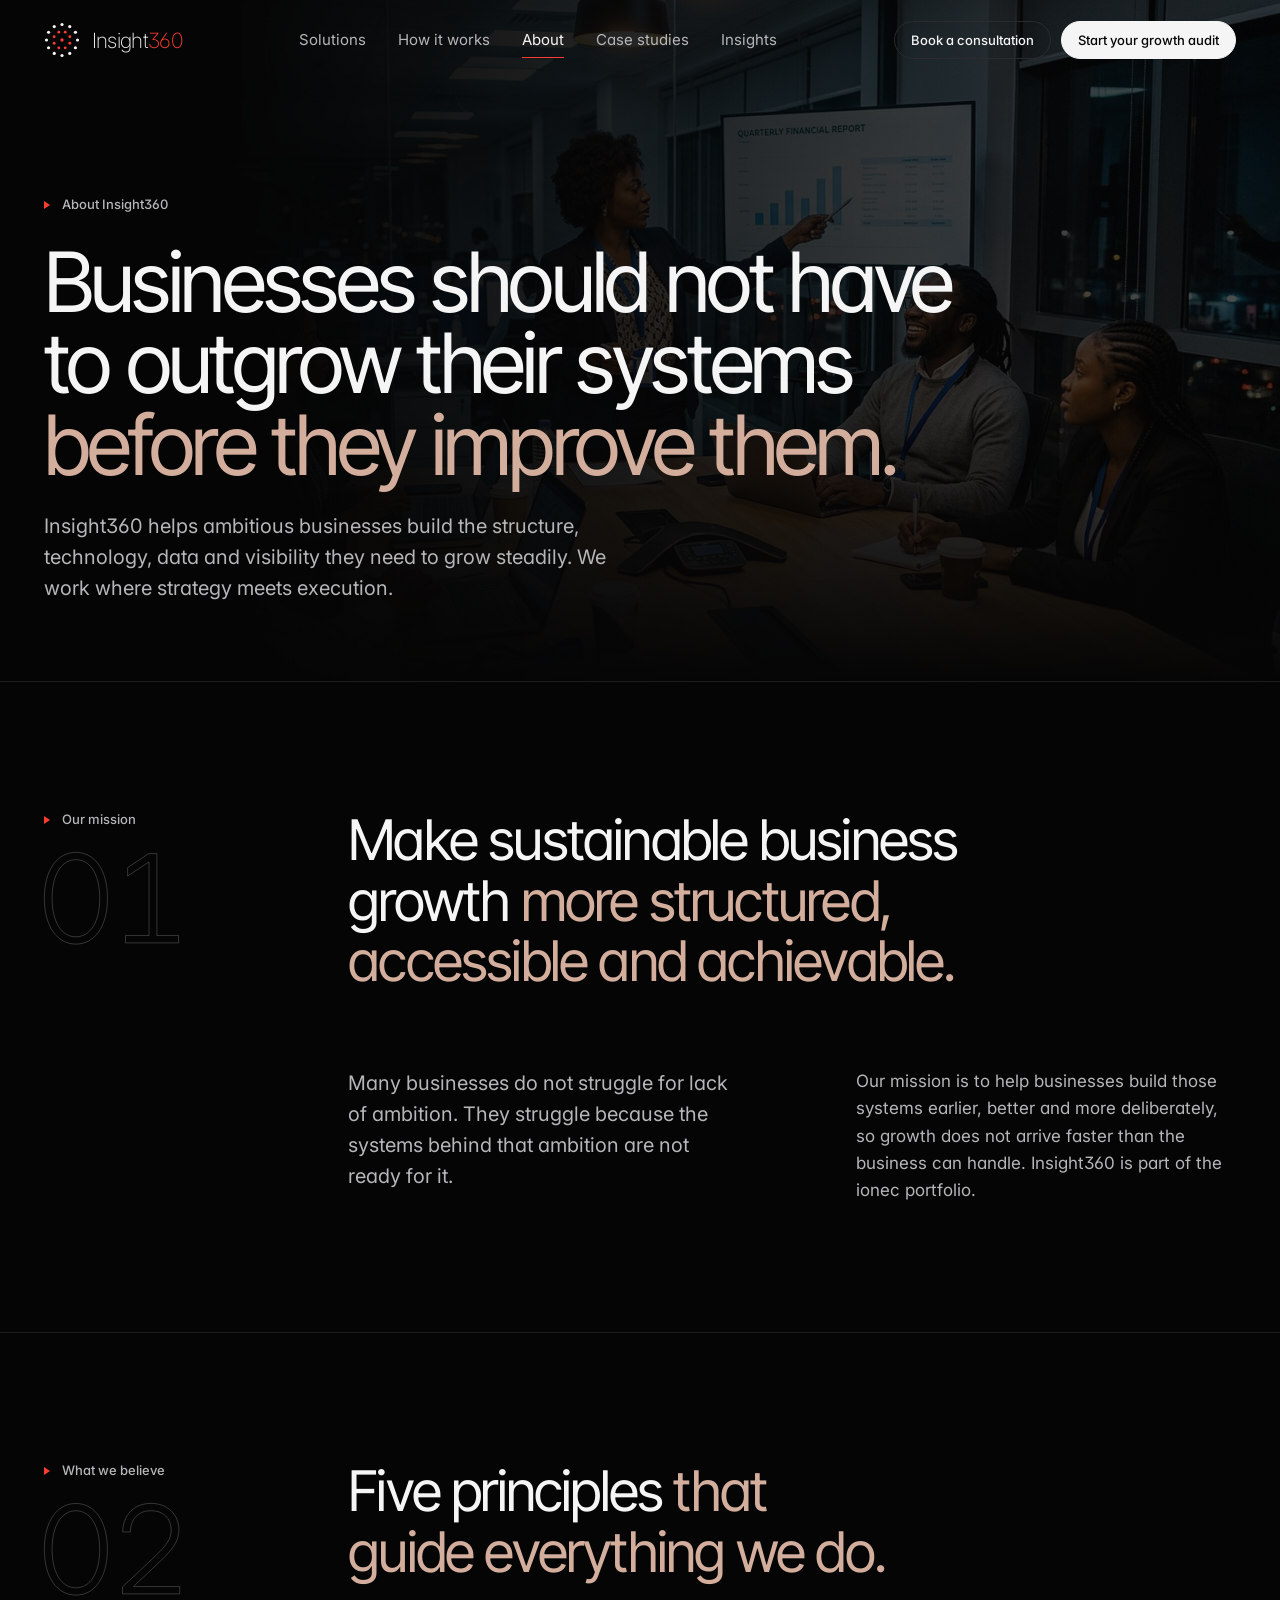
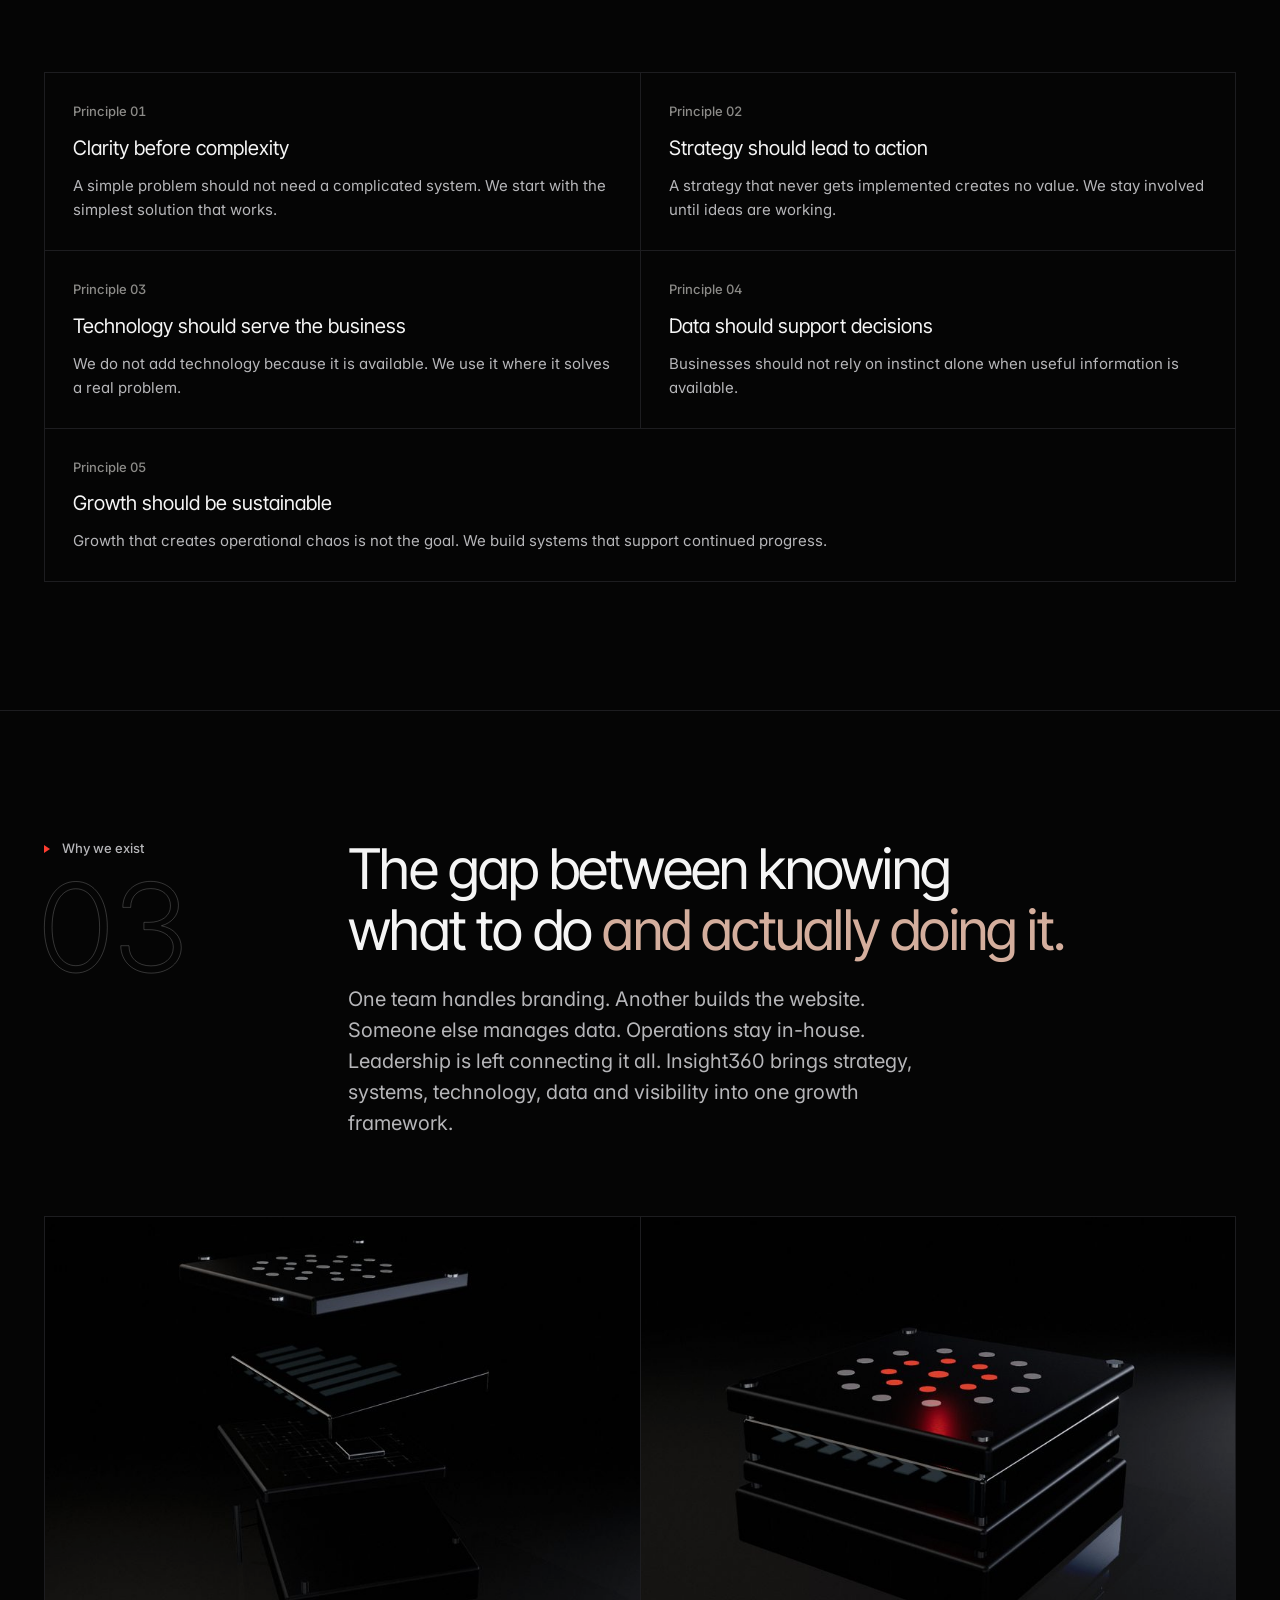
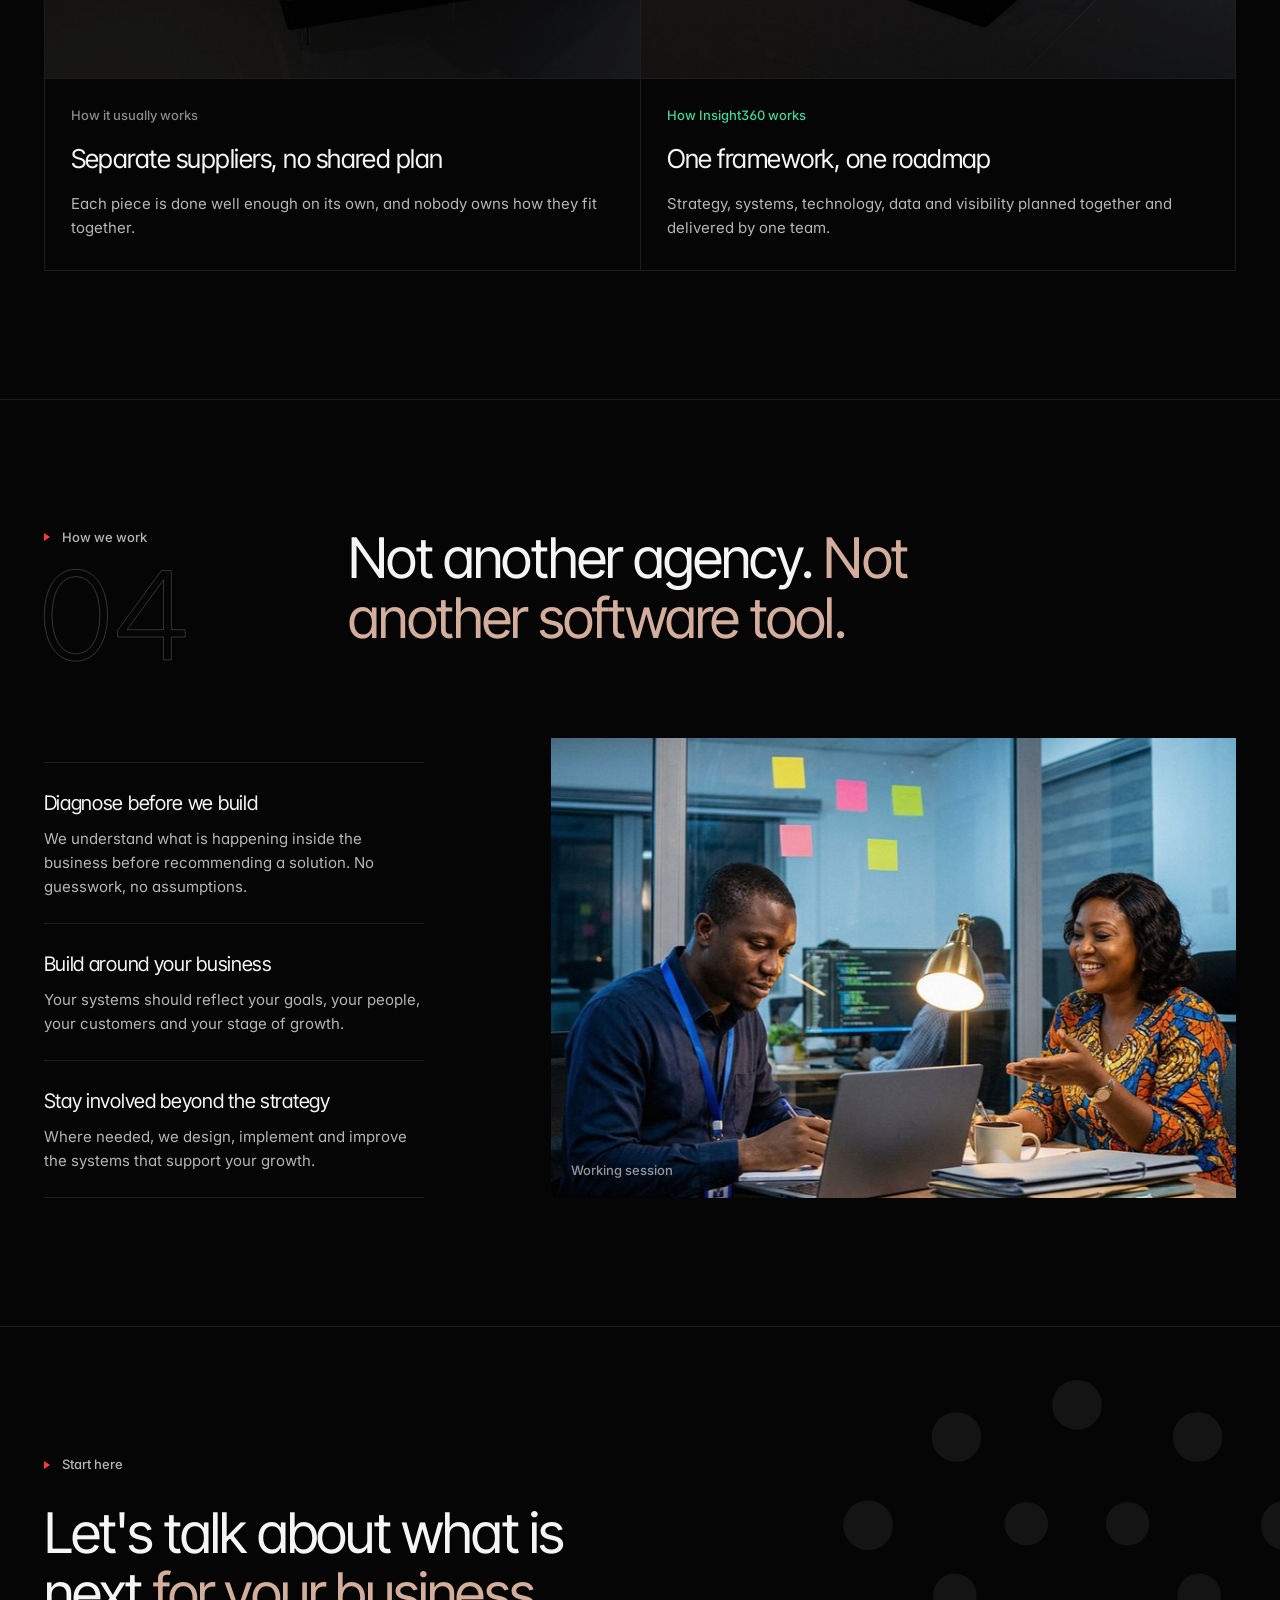
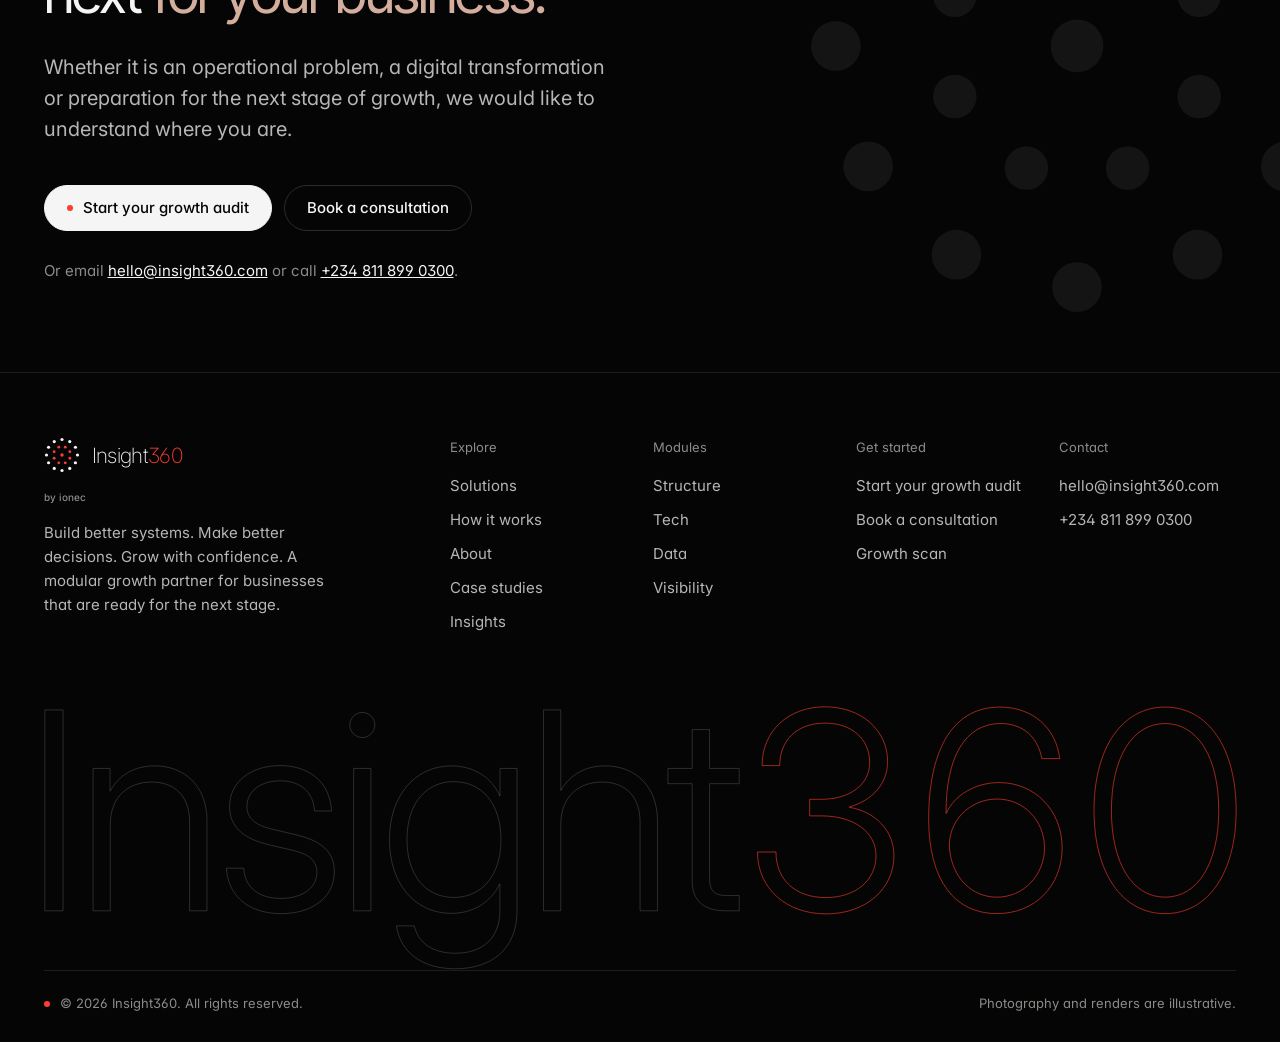
<file: about.html>
<!DOCTYPE html>
<html lang="en-GB">
<head>
<meta charset="utf-8">
<meta name="viewport" content="width=device-width, initial-scale=1">
<title>About | Insight360</title>
<meta name="description" content="Insight360 helps ambitious businesses build the structure, technology, data and visibility they need to grow, working where strategy meets execution.">
<meta property="og:title" content="About | Insight360">
<meta property="og:description" content="Insight360 helps ambitious businesses build the structure, technology, data and visibility they need to grow, working where strategy meets execution.">
<meta property="og:type" content="website">
<meta property="og:image" content="img/i360_og.jpg">
<meta name="theme-color" content="#050505">
<link rel="icon" href="data:image/svg+xml,%3Csvg viewBox='0 0 36 36' aria-hidden='true' focusable='false' %3E%3Ccircle cx='18' cy='2.5' r='1.6' fill='%23F5F5F5'/%3E%3Ccircle cx='25.75' cy='4.5766' r='1.6' fill='%23F5F5F5'/%3E%3Ccircle cx='31.4234' cy='10.25' r='1.6' fill='%23F5F5F5'/%3E%3Ccircle cx='33.5' cy='18' r='1.6' fill='%23F5F5F5'/%3E%3Ccircle cx='31.4234' cy='25.75' r='1.6' fill='%23F5F5F5'/%3E%3Ccircle cx='25.75' cy='31.4234' r='1.6' fill='%23F5F5F5'/%3E%3Ccircle cx='18' cy='33.5' r='1.6' fill='%23F5F5F5'/%3E%3Ccircle cx='10.25' cy='31.4234' r='1.6' fill='%23F5F5F5'/%3E%3Ccircle cx='4.5766' cy='25.75' r='1.6' fill='%23F5F5F5'/%3E%3Ccircle cx='2.5' cy='18' r='1.6' fill='%23F5F5F5'/%3E%3Ccircle cx='4.5766' cy='10.25' r='1.6' fill='%23F5F5F5'/%3E%3Ccircle cx='10.25' cy='4.5766' r='1.6' fill='%23F5F5F5'/%3E%3Ccircle cx='21.2528' cy='10.147' r='1.4' fill='%23FE3D30'/%3E%3Ccircle cx='25.853' cy='14.7472' r='1.4' fill='%23FE3D30'/%3E%3Ccircle cx='25.853' cy='21.2528' r='1.4' fill='%23FE3D30'/%3E%3Ccircle cx='21.2528' cy='25.853' r='1.4' fill='%23FE3D30'/%3E%3Ccircle cx='14.7472' cy='25.853' r='1.4' fill='%23FE3D30'/%3E%3Ccircle cx='10.147' cy='21.2528' r='1.4' fill='%23FE3D30'/%3E%3Ccircle cx='10.147' cy='14.7472' r='1.4' fill='%23FE3D30'/%3E%3Ccircle cx='14.7472' cy='10.147' r='1.4' fill='%23FE3D30'/%3E%3Ccircle cx='18' cy='18' r='1.7' fill='%23FE3D30'/%3E%3C/svg%3E">
<link rel="preconnect" href="https://fonts.googleapis.com">
<link rel="preconnect" href="https://fonts.gstatic.com" crossorigin>
<link href="https://fonts.googleapis.com/css2?family=Inter:wght@200;300;400;500;600&amp;family=Inter+Tight:wght@300;400;500&amp;display=swap" rel="stylesheet">
<link rel="stylesheet" href="assets/site.css">
<script>document.documentElement.classList.add("js");</script>
</head>
<body>
<a class="skip" href="#main">Skip to content</a>
<header class="site-header">
  <div class="wrap">
    <a class="brand" href="index.html" aria-label="Insight360 home"><svg viewBox="0 0 36 36" aria-hidden="true" focusable="false" ><circle cx="18" cy="2.5" r="1.6" fill="currentColor"/><circle cx="25.75" cy="4.5766" r="1.6" fill="currentColor"/><circle cx="31.4234" cy="10.25" r="1.6" fill="currentColor"/><circle cx="33.5" cy="18" r="1.6" fill="currentColor"/><circle cx="31.4234" cy="25.75" r="1.6" fill="currentColor"/><circle cx="25.75" cy="31.4234" r="1.6" fill="currentColor"/><circle cx="18" cy="33.5" r="1.6" fill="currentColor"/><circle cx="10.25" cy="31.4234" r="1.6" fill="currentColor"/><circle cx="4.5766" cy="25.75" r="1.6" fill="currentColor"/><circle cx="2.5" cy="18" r="1.6" fill="currentColor"/><circle cx="4.5766" cy="10.25" r="1.6" fill="currentColor"/><circle cx="10.25" cy="4.5766" r="1.6" fill="currentColor"/><circle cx="21.2528" cy="10.147" r="1.4" fill="#FE3D30"/><circle cx="25.853" cy="14.7472" r="1.4" fill="#FE3D30"/><circle cx="25.853" cy="21.2528" r="1.4" fill="#FE3D30"/><circle cx="21.2528" cy="25.853" r="1.4" fill="#FE3D30"/><circle cx="14.7472" cy="25.853" r="1.4" fill="#FE3D30"/><circle cx="10.147" cy="21.2528" r="1.4" fill="#FE3D30"/><circle cx="10.147" cy="14.7472" r="1.4" fill="#FE3D30"/><circle cx="14.7472" cy="10.147" r="1.4" fill="#FE3D30"/><circle cx="18" cy="18" r="1.7" fill="#FE3D30"/></svg><span class="brand-word">Insight<b>360</b></span></a>
    <nav class="nav" aria-label="Main"><a href="solutions.html">Solutions</a><a href="how-it-works.html">How it works</a><a href="about.html" aria-current="page">About</a><a href="case-studies.html">Case studies</a><a href="insights.html">Insights</a></nav>
    <div class="header-cta">
      <a class="btn btn--sm" href="contact.html?interest=Consultation">Book a consultation</a>
      <a class="btn btn--sm btn--solid" href="contact.html?interest=Growth%20Audit">Start your growth audit</a>
      <button class="menu-btn" type="button" aria-expanded="false" aria-controls="mobile-nav" aria-label="Open menu"><span></span></button>
    </div>
  </div>
</header>
<nav class="mobile-nav" id="mobile-nav" aria-label="Mobile"><a href="index.html">Home<span>01</span></a><a href="solutions.html">Solutions<span>02</span></a><a href="how-it-works.html">How it works<span>03</span></a><a href="about.html">About<span>04</span></a><a href="case-studies.html">Case studies<span>05</span></a><a href="insights.html">Insights<span>06</span></a><a href="contact.html">Contact<span>07</span></a>
  <div class="actions"><a class="btn btn--solid" href="contact.html?interest=Growth%20Audit">Start your growth audit</a><a class="btn" href="contact.html?interest=Consultation">Book a consultation</a></div>
</nav>
<main id="main">
<section class="page-hero">
  <div class="page-hero-media"><img src="img/i360_boardroom.jpg" alt="" width="1536" height="864" style="object-position:60% 50%"></div>
  <div class="wrap grid">
    <span class="eyebrow">About Insight360</span>
    <h1 class="display">Businesses should not have to outgrow their systems <span class="tone">before they improve them.</span></h1>
    <p class="lead">Insight360 helps ambitious businesses build the structure, technology, data and visibility they need to grow steadily. We work where strategy meets execution.</p>
  </div>
</section>

<section class="section rule-top" aria-labelledby="mission-title">
  <div class="wrap">
    <div class="grid sec-head" data-rise>
      <div class="sec-meta"><span class="eyebrow">Our mission</span><span class="numeral" aria-hidden="true"><svg class="outline" viewBox="0 0 2254 1544" aria-hidden="true" focusable="false"><g transform="translate(-127 1517) scale(1 -1)"><path d="M660 -21C979 -21 1187 282 1187 744C1187 1208 979 1511 660 1511C341 1511 133 1208 133 744C133 282 341 -21 660 -21ZM660 101C418 101 262 351 262 744C262 1138 418 1389 660 1389C902 1389 1058 1138 1058 744C1058 351 902 101 660 101ZM1488.6 0H2374.6V122H2012.6V1490H1874.6L1523.6 1255V1115L1879.6 1351H1880.6V122H1488.6Z"/></g></svg></span></div>
      <div class="sec-title"><h2 class="h2" id="mission-title">Make sustainable business growth <span class="tone">more structured, accessible and achievable.</span></h2></div>
    </div>
    <div class="grid" style="row-gap:24px">
      <p class="lead" style="grid-column:4 / span 4">Many businesses do not struggle for lack of ambition. They struggle because the systems behind that ambition are not ready for it.</p>
      <p style="grid-column:9 / span 4">Our mission is to help businesses build those systems earlier, better and more deliberately, so growth does not arrive faster than the business can handle. Insight360 is part of the ionec portfolio.</p>
    </div>
  </div>
</section>

<section class="section rule-top" aria-labelledby="believe-title">
  <div class="wrap">
    <div class="grid sec-head" data-rise>
      <div class="sec-meta"><span class="eyebrow">What we believe</span><span class="numeral" aria-hidden="true"><svg class="outline" viewBox="0 0 2276 1546" aria-hidden="true" focusable="false"><g transform="translate(-127 1519) scale(1 -1)"><path d="M660 -21C979 -21 1187 282 1187 744C1187 1208 979 1511 660 1511C341 1511 133 1208 133 744C133 282 341 -21 660 -21ZM660 101C418 101 262 351 262 744C262 1138 418 1389 660 1389C902 1389 1058 1138 1058 744C1058 351 902 101 660 101ZM1439.6 0H2396.6V122H1624.6V124L2057.6 533C2282.6 745 2382.6 886 2382.6 1071C2382.6 1329 2189.6 1513 1916.6 1513C1633.6 1513 1443.6 1314 1443.6 1035H1570.6C1570.6 1248 1703.6 1391 1917.6 1391C2121.6 1391 2253.6 1262 2253.6 1067C2253.6 912 2170.6 806 1967.6 613L1439.6 116Z"/></g></svg></span></div>
      <div class="sec-title"><h2 class="h2" id="believe-title">Five principles <span class="tone">that guide everything we do.</span></h2></div>
    </div>
    <ul class="defs">
      <li><span class="label">Principle 01</span><h3>Clarity before complexity</h3><p>A simple problem should not need a complicated system. We start with the simplest solution that works.</p></li>
      <li><span class="label">Principle 02</span><h3>Strategy should lead to action</h3><p>A strategy that never gets implemented creates no value. We stay involved until ideas are working.</p></li>
      <li><span class="label">Principle 03</span><h3>Technology should serve the business</h3><p>We do not add technology because it is available. We use it where it solves a real problem.</p></li>
      <li><span class="label">Principle 04</span><h3>Data should support decisions</h3><p>Businesses should not rely on instinct alone when useful information is available.</p></li>
      <li style="grid-column:1 / -1"><span class="label">Principle 05</span><h3>Growth should be sustainable</h3><p>Growth that creates operational chaos is not the goal. We build systems that support continued progress.</p></li>
    </ul>
  </div>
</section>

<section class="section rule-top" aria-labelledby="why-title">
  <div class="wrap">
    <div class="grid sec-head" data-rise>
      <div class="sec-meta"><span class="eyebrow">Why we exist</span><span class="numeral" aria-hidden="true"><svg class="outline" viewBox="0 0 2304 1548" aria-hidden="true" focusable="false"><g transform="translate(-127 1519) scale(1 -1)"><path d="M660 -21C979 -21 1187 282 1187 744C1187 1208 979 1511 660 1511C341 1511 133 1208 133 744C133 282 341 -21 660 -21ZM660 101C418 101 262 351 262 744C262 1138 418 1389 660 1389C902 1389 1058 1138 1058 744C1058 351 902 101 660 101ZM1921.6 -23C2212.6 -23 2424.6 159 2424.6 409C2424.6 589 2294.6 733 2093.6 768V770C2269.6 819 2377.6 948 2377.6 1107C2377.6 1342 2179.6 1513 1913.6 1513C1640.6 1513 1446.6 1333 1446.6 1077H1577.6C1577.6 1270 1710.6 1392 1912.6 1392C2111.6 1392 2244.6 1276 2244.6 1100C2244.6 934 2095.6 827 1886.6 827H1799.6V704H1886.6C2124.6 704 2291.6 586 2291.6 409C2291.6 226 2140.6 98 1918.6 98C1695.6 98 1549.6 228 1549.6 436H1412.6C1412.6 166 1625.6 -23 1921.6 -23Z"/></g></svg></span></div>
      <div class="sec-title"><h2 class="h2" id="why-title">The gap between knowing what to do <span class="tone">and actually doing it.</span></h2>
        <p class="lead">One team handles branding. Another builds the website. Someone else manages data. Operations stay in-house. Leadership is left connecting it all. Insight360 brings strategy, systems, technology, data and visibility into one growth framework.</p></div>
    </div>
    <div class="mods" style="grid-template-columns:1fr 1fr">
      <div class="mod-card" style="cursor:default">
        <figure><img src="img/i360_r_scattered-sm.jpg" srcset="img/i360_r_scattered-sm.jpg 960w, img/i360_r_scattered.jpg 1800w" sizes="(max-width: 640px) 100vw, 50vw" width="960" height="640" alt="Separate parts floating apart in the dark." loading="lazy"></figure>
        <div class="body"><span class="label">How it usually works</span><h3>Separate suppliers, no shared plan</h3><p>Each piece is done well enough on its own, and nobody owns how they fit together.</p></div>
      </div>
      <div class="mod-card" style="cursor:default">
        <figure><img src="img/i360_r_fullstack-sm.jpg" srcset="img/i360_r_fullstack-sm.jpg 960w, img/i360_r_fullstack.jpg 1800w" sizes="(max-width: 640px) 100vw, 50vw" width="960" height="640" alt="The same parts assembled into one precise unit, its signal lights on." loading="lazy"></figure>
        <div class="body"><span class="label" style="color:var(--mint)">How Insight360 works</span><h3>One framework, one roadmap</h3><p>Strategy, systems, technology, data and visibility planned together and delivered by one team.</p></div>
      </div>
    </div>
  </div>
</section>

<section class="section rule-top" aria-labelledby="how-title">
  <div class="wrap">
    <div class="grid sec-head" data-rise>
      <div class="sec-meta"><span class="eyebrow">How we work</span><span class="numeral" aria-hidden="true"><svg class="outline" viewBox="0 0 2364 1544" aria-hidden="true" focusable="false"><g transform="translate(-127 1517) scale(1 -1)"><path d="M660 -21C979 -21 1187 282 1187 744C1187 1208 979 1511 660 1511C341 1511 133 1208 133 744C133 282 341 -21 660 -21ZM660 101C418 101 262 351 262 744C262 1138 418 1389 660 1389C902 1389 1058 1138 1058 744C1058 351 902 101 660 101ZM1357.6 381H2123.6V0H2253.6V381H2484.6V503H2253.6V1490H2086.6L1357.6 491ZM2123.6 503H1515.6V504L2122.6 1337H2123.6Z"/></g></svg></span></div>
      <div class="sec-title"><h2 class="h2" id="how-title">Not another agency. <span class="tone">Not another software tool.</span></h2></div>
    </div>
    <div class="grid feature">
      <ul class="feature-list">
        <li><h3>Diagnose before we build</h3><p>We understand what is happening inside the business before recommending a solution. No guesswork, no assumptions.</p></li>
        <li><h3>Build around your business</h3><p>Your systems should reflect your goals, your people, your customers and your stage of growth.</p></li>
        <li><h3>Stay involved beyond the strategy</h3><p>Where needed, we design, implement and improve the systems that support your growth.</p></li>
      </ul>
      <figure class="feature-media parallax"><img src="img/i360_glasswall.jpg" srcset="img/i360_glasswall-sm.jpg 960w, img/i360_glasswall.jpg 1536w" sizes="(max-width: 960px) 100vw, 58vw" width="1536" height="864" alt="A consultant takes notes on a laptop while a business owner explains how her business runs, late in the office." loading="lazy"><figcaption>Working session</figcaption></figure>
    </div>
  </div>
</section>

</main>
<section class="cta" aria-labelledby="cta-title">
  <div class="wrap grid">
    <span class="eyebrow" style="grid-column:1/-1">Start here</span>
    <h2 class="h2" id="cta-title">Let's talk about what is next <span class="tone">for your business.</span></h2>
    <p class="lead">Whether it is an operational problem, a digital transformation or preparation for the next stage of growth, we would like to understand where you are.</p>
    <div class="actions"><a class="btn btn--solid" href="contact.html?interest=Growth%20Audit"><span class="dot"></span>Start your growth audit</a><a class="btn" href="contact.html?interest=Consultation">Book a consultation</a></div>
    <p class="contact-line">Or email <a href="mailto:hello@insight360.com">hello@insight360.com</a> or call <a href="tel:+2348118990300">+234 811 899 0300</a>.</p>
  </div>
  <div class="cta-mark"><svg viewBox="0 0 36 36" aria-hidden="true" focusable="false" width="100%"><circle cx="18" cy="2.5" r="1.6" fill="currentColor"/><circle cx="25.75" cy="4.5766" r="1.6" fill="currentColor"/><circle cx="31.4234" cy="10.25" r="1.6" fill="currentColor"/><circle cx="33.5" cy="18" r="1.6" fill="currentColor"/><circle cx="31.4234" cy="25.75" r="1.6" fill="currentColor"/><circle cx="25.75" cy="31.4234" r="1.6" fill="currentColor"/><circle cx="18" cy="33.5" r="1.6" fill="currentColor"/><circle cx="10.25" cy="31.4234" r="1.6" fill="currentColor"/><circle cx="4.5766" cy="25.75" r="1.6" fill="currentColor"/><circle cx="2.5" cy="18" r="1.6" fill="currentColor"/><circle cx="4.5766" cy="10.25" r="1.6" fill="currentColor"/><circle cx="10.25" cy="4.5766" r="1.6" fill="currentColor"/><circle cx="21.2528" cy="10.147" r="1.4" fill="currentColor"/><circle cx="25.853" cy="14.7472" r="1.4" fill="currentColor"/><circle cx="25.853" cy="21.2528" r="1.4" fill="currentColor"/><circle cx="21.2528" cy="25.853" r="1.4" fill="currentColor"/><circle cx="14.7472" cy="25.853" r="1.4" fill="currentColor"/><circle cx="10.147" cy="21.2528" r="1.4" fill="currentColor"/><circle cx="10.147" cy="14.7472" r="1.4" fill="currentColor"/><circle cx="14.7472" cy="10.147" r="1.4" fill="currentColor"/><circle cx="18" cy="18" r="1.7" fill="currentColor"/></svg></div>
</section>
<footer class="site-footer">
  <div class="wrap">
    <div class="grid">
      <div class="foot-brand">
        <a class="brand" href="index.html" aria-label="Insight360 home"><svg viewBox="0 0 36 36" aria-hidden="true" focusable="false" ><circle cx="18" cy="2.5" r="1.6" fill="currentColor"/><circle cx="25.75" cy="4.5766" r="1.6" fill="currentColor"/><circle cx="31.4234" cy="10.25" r="1.6" fill="currentColor"/><circle cx="33.5" cy="18" r="1.6" fill="currentColor"/><circle cx="31.4234" cy="25.75" r="1.6" fill="currentColor"/><circle cx="25.75" cy="31.4234" r="1.6" fill="currentColor"/><circle cx="18" cy="33.5" r="1.6" fill="currentColor"/><circle cx="10.25" cy="31.4234" r="1.6" fill="currentColor"/><circle cx="4.5766" cy="25.75" r="1.6" fill="currentColor"/><circle cx="2.5" cy="18" r="1.6" fill="currentColor"/><circle cx="4.5766" cy="10.25" r="1.6" fill="currentColor"/><circle cx="10.25" cy="4.5766" r="1.6" fill="currentColor"/><circle cx="21.2528" cy="10.147" r="1.4" fill="#FE3D30"/><circle cx="25.853" cy="14.7472" r="1.4" fill="#FE3D30"/><circle cx="25.853" cy="21.2528" r="1.4" fill="#FE3D30"/><circle cx="21.2528" cy="25.853" r="1.4" fill="#FE3D30"/><circle cx="14.7472" cy="25.853" r="1.4" fill="#FE3D30"/><circle cx="10.147" cy="21.2528" r="1.4" fill="#FE3D30"/><circle cx="10.147" cy="14.7472" r="1.4" fill="#FE3D30"/><circle cx="14.7472" cy="10.147" r="1.4" fill="#FE3D30"/><circle cx="18" cy="18" r="1.7" fill="#FE3D30"/></svg><span class="brand-word">Insight<b>360</b></span></a>
        <span class="by">by ionec</span>
        <p>Build better systems. Make better decisions. Grow with confidence. A modular growth partner for businesses that are ready for the next stage.</p>
      </div>
      <div class="foot-col"><h4>Explore</h4><a href="solutions.html">Solutions</a><a href="how-it-works.html">How it works</a><a href="about.html">About</a><a href="case-studies.html">Case studies</a><a href="insights.html">Insights</a></div>
      <div class="foot-col"><h4>Modules</h4><a href="solutions.html#structure">Structure</a><a href="solutions.html#tech">Tech</a><a href="solutions.html#data">Data</a><a href="solutions.html#visibility">Visibility</a></div>
      <div class="foot-col"><h4>Get started</h4><a href="contact.html?interest=Growth%20Audit">Start your growth audit</a><a href="contact.html?interest=Consultation">Book a consultation</a><a href="index.html#scan">Growth scan</a></div>
      <div class="foot-col"><h4>Contact</h4><a href="mailto:hello@insight360.com">hello@insight360.com</a><a href="tel:+2348118990300">+234 811 899 0300</a></div>
    </div>
    <div class="foot-word" aria-hidden="true"><svg class="outline" viewBox="0 0 8848 1955" aria-hidden="true" focusable="false"><g transform="translate(-149 1519) scale(1 -1)"><path d="M3199.2 -430C3458.2 -430 3657.2 -294 3657.2 0V1056H3531.2V851H3530.2C3468.2 994 3329.2 1075 3171.2 1075C2900.2 1075 2711.2 855 2711.2 528C2711.2 201 2899.2 -19 3171.2 -19C3331.2 -19 3462.2 62 3529.2 200H3530.2V0C3530.2 -197 3408.2 -315 3199.2 -315C3035.2 -315 2926.2 -242 2895.2 -112H2763.2C2793.2 -313 2957.2 -430 3199.2 -430ZM3188.2 99C2987.2 99 2841.2 253 2841.2 528C2841.2 803 2987.2 958 3188.2 958C3400.2 958 3538.2 789 3538.2 528C3538.2 267 3400.2 99 3188.2 99ZM3981.8 641C3981.8 849 4116.8 955 4288.8 955C4461.8 955 4569.8 848 4569.8 659V0H4698.8V667C4698.8 930 4528.8 1075 4309.8 1075C4170.8 1075 4053.8 1016 3981.8 892V1490H3853.8V0H3981.8ZM1908.1 -21C2137.1 -21 2302.1 98 2302.1 289C2302.1 437 2209.1 518 2018.1 564L1843.1 605C1723.1 633 1654.1 682 1654.1 774C1654.1 883 1751.1 964 1901.1 964C2054.1 964 2148.1 877 2155.1 740H2281.1C2272.1 950 2119.1 1077 1901.1 1077C1678.1 1077 1525.1 952 1525.1 774C1525.1 625 1625.1 535 1816.1 490L1990.1 449C2103.1 423 2173.1 379 2173.1 287C2173.1 172 2070.1 92 1905.1 92C1737.1 92 1640.1 174 1630.1 316H1502.1C1514.1 97 1680.1 -21 1908.1 -21ZM640.6 641C640.6 849 775.6 955 947.6 955C1120.6 955 1228.6 848 1228.6 659V0H1357.6V667C1357.6 930 1187.6 1075 968.6 1075C828.6 1075 709.6 1015 638.6 887V1056H512.6V0H640.6ZM5305.4 1056H5085.4V1344H4956.4V1056H4776.4V943H4956.4V225C4956.4 76 5039.4 0 5203.4 0H5305.4V113H5213.4C5120.4 113 5085.4 148 5085.4 237V943H5305.4ZM290 1490H155V0H290ZM2445.7 0H2573.7V1056H2445.7ZM2509.7 1285C2560.7 1285 2602.7 1327 2602.7 1378C2602.7 1429 2560.7 1471 2509.7 1471C2458.7 1471 2416.7 1429 2416.7 1378C2416.7 1327 2458.7 1285 2509.7 1285Z"/><path class="accent" d="M8464 -21C8783 -21 8991 282 8991 744C8991 1208 8783 1511 8464 1511C8145 1511 7937 1208 7937 744C7937 282 8145 -21 8464 -21ZM7216.5 -21C7502.5 -21 7700.5 189 7700.5 467C7700.5 745 7497.5 951 7233.5 951C7056.5 951 6899.5 857 6841.5 723H6839.5C6837.5 1138 6979.5 1389 7244.5 1389C7410.5 1389 7521.5 1287 7549.5 1129H7682.5C7654.5 1358 7482.5 1511 7237.5 1511C6862.5 1511 6710.5 1149 6710.5 681C6710.5 225 6904.5 -21 7216.5 -21ZM8464 101C8222 101 8066 351 8066 744C8066 1138 8222 1389 8464 1389C8706 1389 8862 1138 8862 744C8862 351 8706 101 8464 101ZM5949.9 -23C6240.9 -23 6452.9 159 6452.9 409C6452.9 589 6322.9 733 6121.9 768V770C6297.9 819 6405.9 948 6405.9 1107C6405.9 1342 6207.9 1513 5941.9 1513C5668.9 1513 5474.9 1333 5474.9 1077H5605.9C5605.9 1270 5738.9 1392 5940.9 1392C6139.9 1392 6272.9 1276 6272.9 1100C6272.9 934 6123.9 827 5914.9 827H5827.9V704H5914.9C6152.9 704 6319.9 586 6319.9 409C6319.9 226 6168.9 98 5946.9 98C5723.9 98 5577.9 228 5577.9 436H5440.9C5440.9 166 5653.9 -23 5949.9 -23ZM7216.5 101C7029.5 101 6884.5 246 6865.5 458C6848.5 660 7011.5 829 7217.5 829C7415.5 829 7569.5 671 7569.5 467C7569.5 265 7415.5 101 7216.5 101Z"/></g></svg></div>
    <div class="foot-base"><span>&copy; 2026 Insight360. All rights reserved.</span><span>Photography and renders are illustrative.</span></div>
  </div>
</footer>
<script src="assets/site.js"></script>
</body>
</html>
</file>
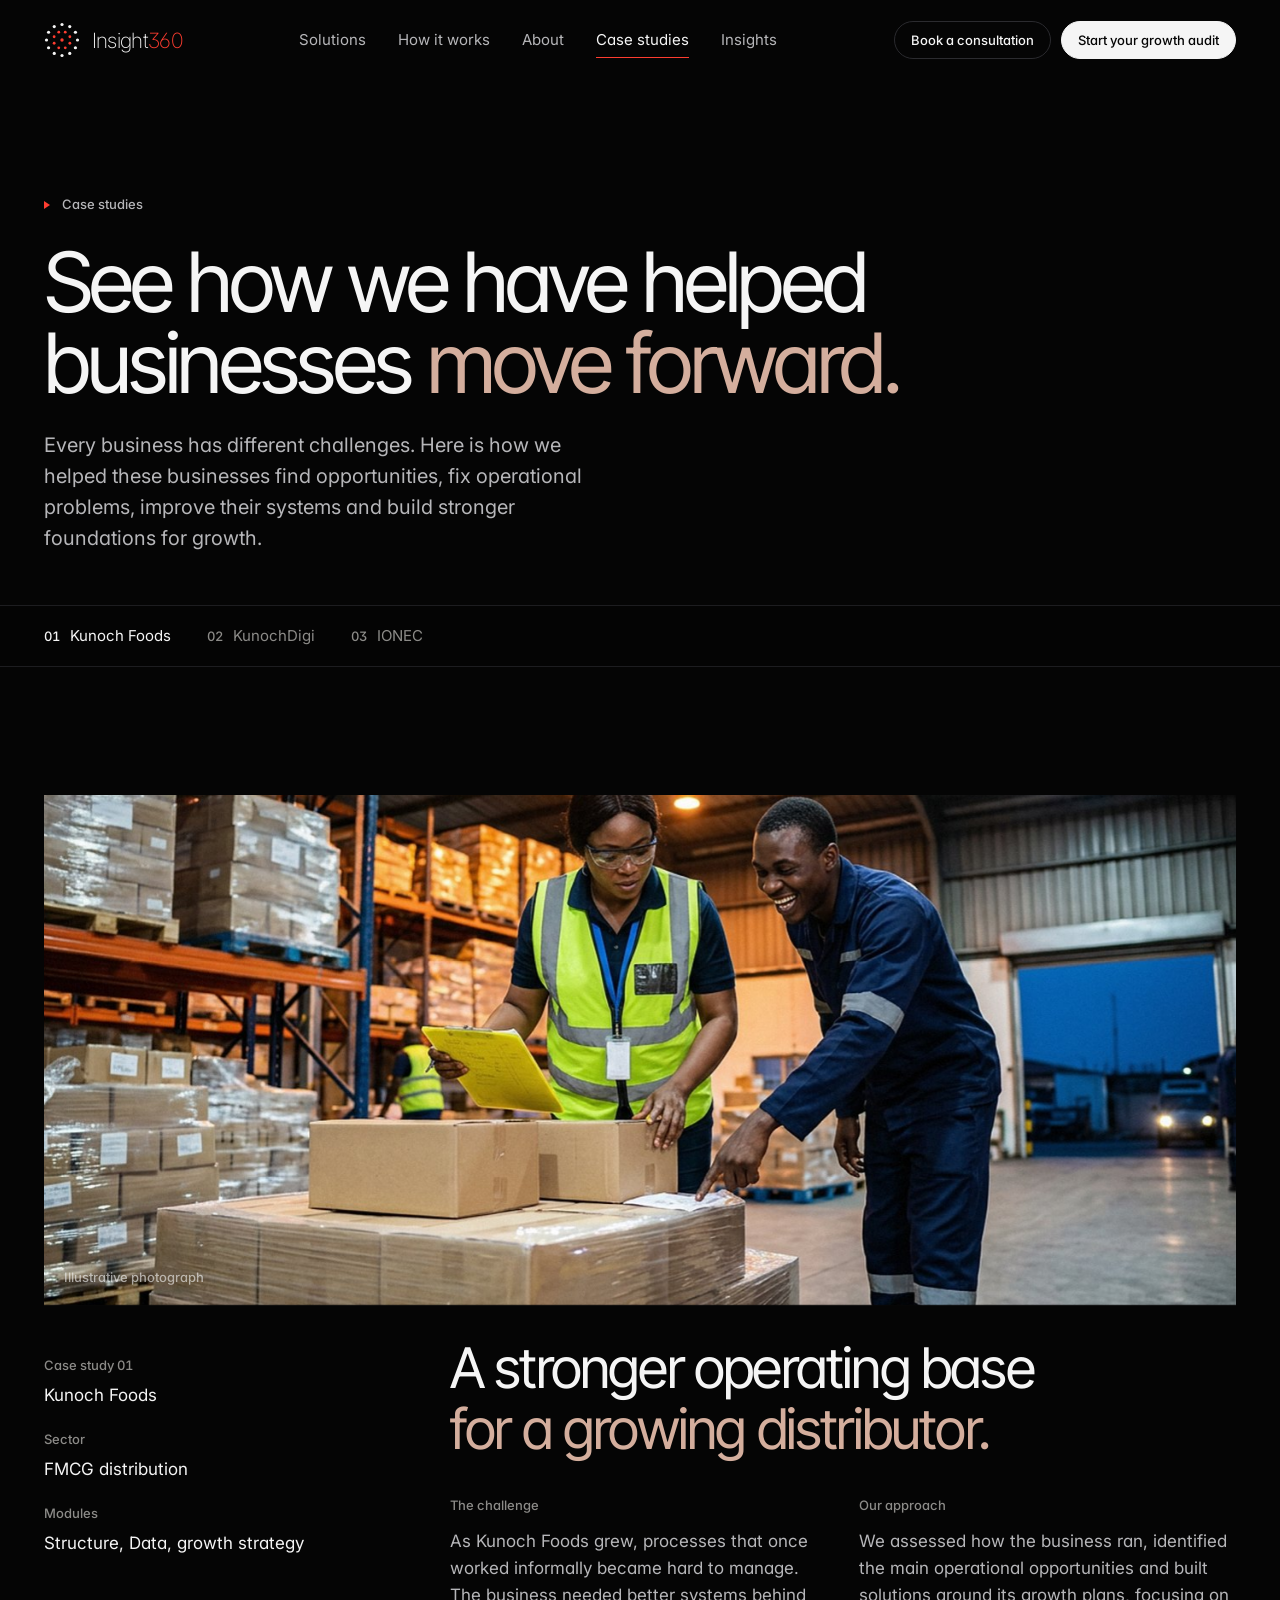
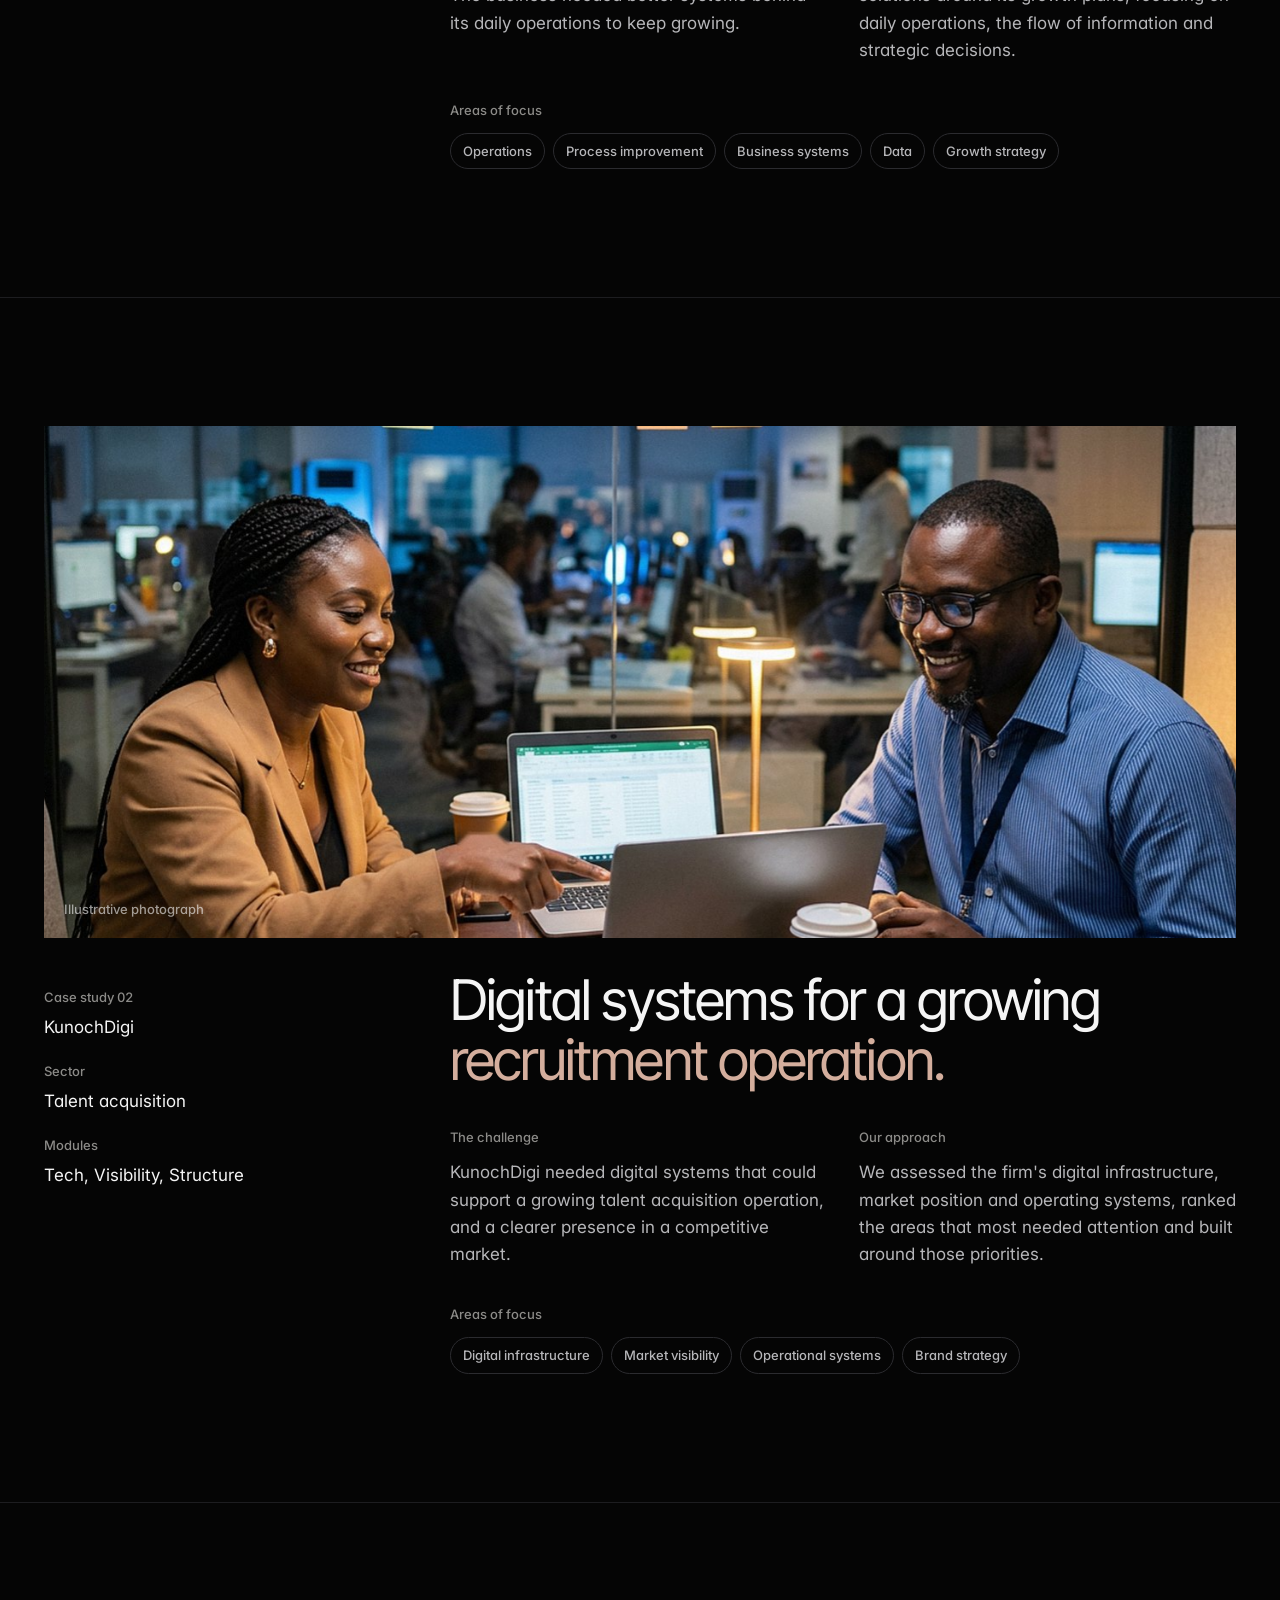
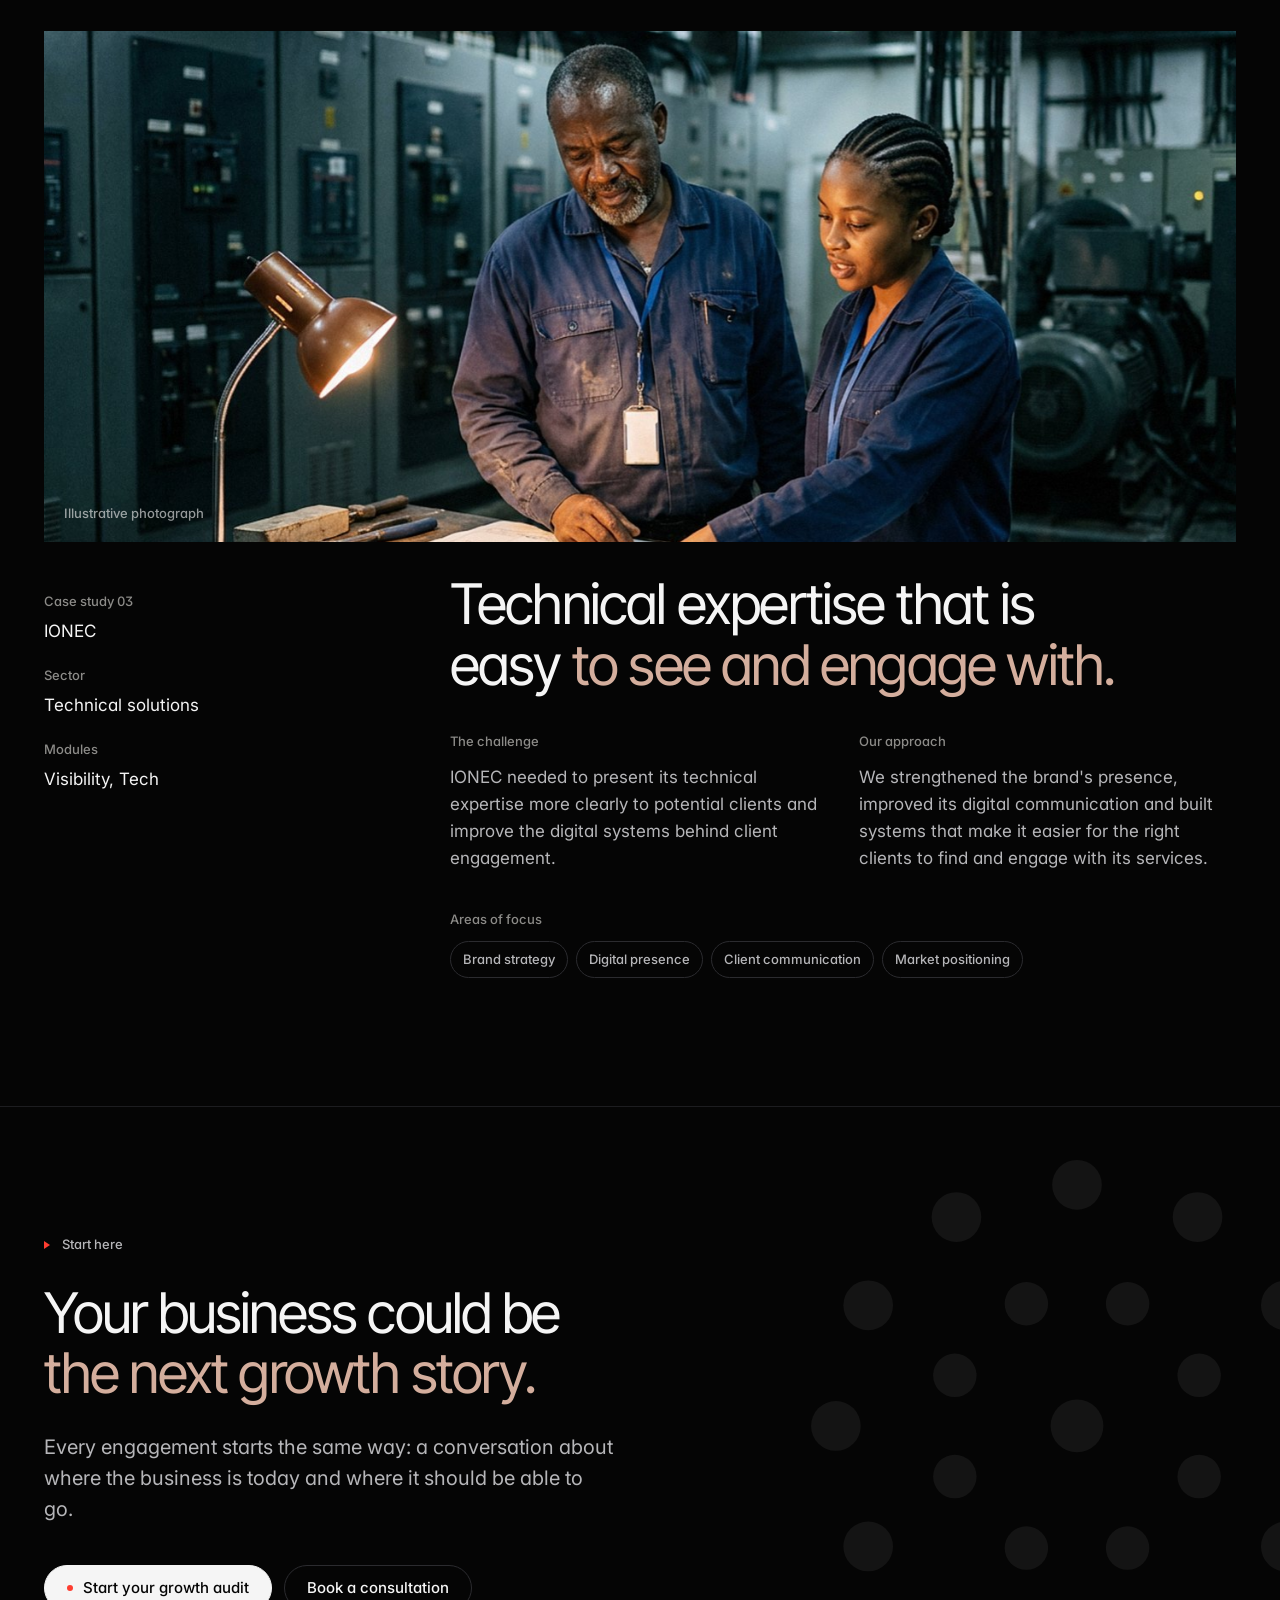
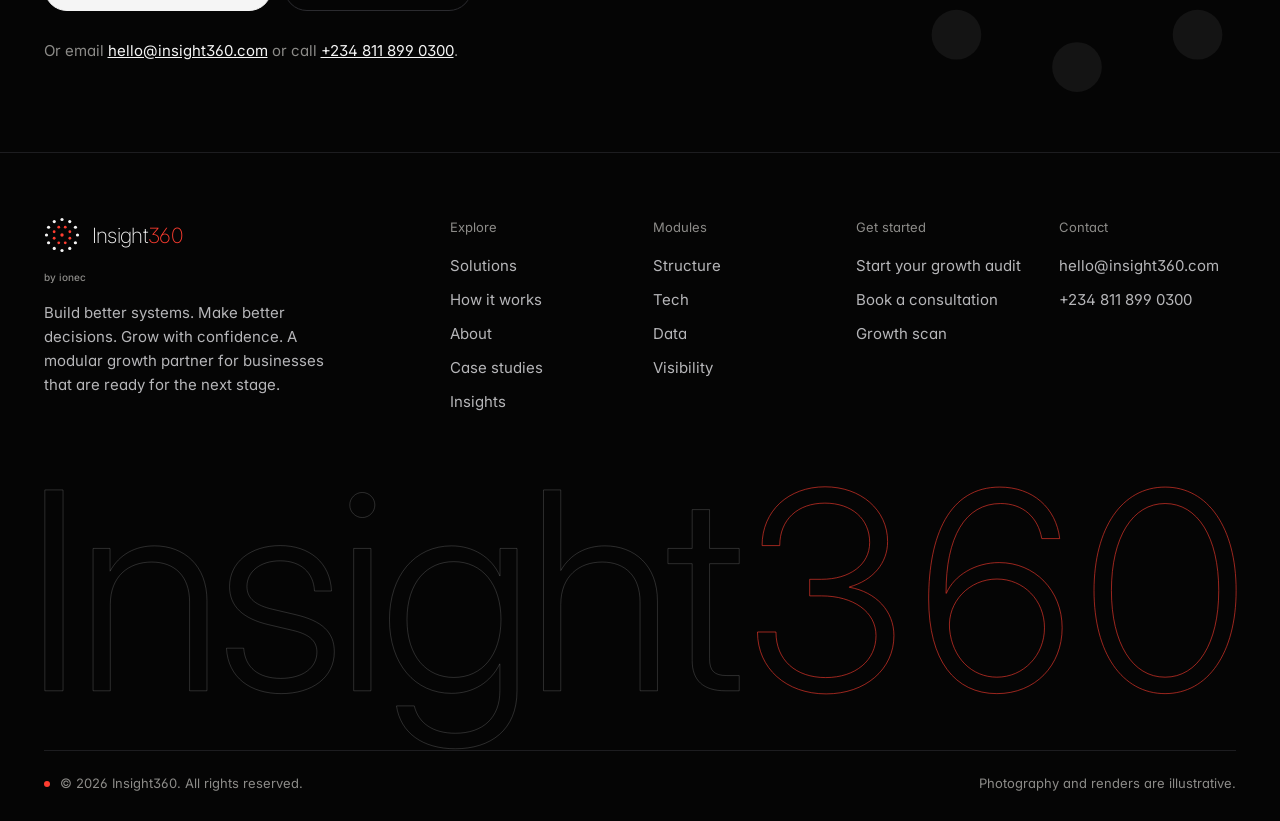
<file: case-studies.html>
<!DOCTYPE html>
<html lang="en-GB">
<head>
<meta charset="utf-8">
<meta name="viewport" content="width=device-width, initial-scale=1">
<title>Case studies | Insight360</title>
<meta name="description" content="How Insight360 has worked with Kunoch Foods, KunochDigi and IONEC on operations, technology, data and visibility.">
<meta property="og:title" content="Case studies | Insight360">
<meta property="og:description" content="How Insight360 has worked with Kunoch Foods, KunochDigi and IONEC on operations, technology, data and visibility.">
<meta property="og:type" content="website">
<meta property="og:image" content="img/i360_og.jpg">
<meta name="theme-color" content="#050505">
<link rel="icon" href="data:image/svg+xml,%3Csvg viewBox='0 0 36 36' aria-hidden='true' focusable='false' %3E%3Ccircle cx='18' cy='2.5' r='1.6' fill='%23F5F5F5'/%3E%3Ccircle cx='25.75' cy='4.5766' r='1.6' fill='%23F5F5F5'/%3E%3Ccircle cx='31.4234' cy='10.25' r='1.6' fill='%23F5F5F5'/%3E%3Ccircle cx='33.5' cy='18' r='1.6' fill='%23F5F5F5'/%3E%3Ccircle cx='31.4234' cy='25.75' r='1.6' fill='%23F5F5F5'/%3E%3Ccircle cx='25.75' cy='31.4234' r='1.6' fill='%23F5F5F5'/%3E%3Ccircle cx='18' cy='33.5' r='1.6' fill='%23F5F5F5'/%3E%3Ccircle cx='10.25' cy='31.4234' r='1.6' fill='%23F5F5F5'/%3E%3Ccircle cx='4.5766' cy='25.75' r='1.6' fill='%23F5F5F5'/%3E%3Ccircle cx='2.5' cy='18' r='1.6' fill='%23F5F5F5'/%3E%3Ccircle cx='4.5766' cy='10.25' r='1.6' fill='%23F5F5F5'/%3E%3Ccircle cx='10.25' cy='4.5766' r='1.6' fill='%23F5F5F5'/%3E%3Ccircle cx='21.2528' cy='10.147' r='1.4' fill='%23FE3D30'/%3E%3Ccircle cx='25.853' cy='14.7472' r='1.4' fill='%23FE3D30'/%3E%3Ccircle cx='25.853' cy='21.2528' r='1.4' fill='%23FE3D30'/%3E%3Ccircle cx='21.2528' cy='25.853' r='1.4' fill='%23FE3D30'/%3E%3Ccircle cx='14.7472' cy='25.853' r='1.4' fill='%23FE3D30'/%3E%3Ccircle cx='10.147' cy='21.2528' r='1.4' fill='%23FE3D30'/%3E%3Ccircle cx='10.147' cy='14.7472' r='1.4' fill='%23FE3D30'/%3E%3Ccircle cx='14.7472' cy='10.147' r='1.4' fill='%23FE3D30'/%3E%3Ccircle cx='18' cy='18' r='1.7' fill='%23FE3D30'/%3E%3C/svg%3E">
<link rel="preconnect" href="https://fonts.googleapis.com">
<link rel="preconnect" href="https://fonts.gstatic.com" crossorigin>
<link href="https://fonts.googleapis.com/css2?family=Inter:wght@200;300;400;500;600&amp;family=Inter+Tight:wght@300;400;500&amp;display=swap" rel="stylesheet">
<link rel="stylesheet" href="assets/site.css">
<script>document.documentElement.classList.add("js");</script>
</head>
<body>
<a class="skip" href="#main">Skip to content</a>
<header class="site-header">
  <div class="wrap">
    <a class="brand" href="index.html" aria-label="Insight360 home"><svg viewBox="0 0 36 36" aria-hidden="true" focusable="false" ><circle cx="18" cy="2.5" r="1.6" fill="currentColor"/><circle cx="25.75" cy="4.5766" r="1.6" fill="currentColor"/><circle cx="31.4234" cy="10.25" r="1.6" fill="currentColor"/><circle cx="33.5" cy="18" r="1.6" fill="currentColor"/><circle cx="31.4234" cy="25.75" r="1.6" fill="currentColor"/><circle cx="25.75" cy="31.4234" r="1.6" fill="currentColor"/><circle cx="18" cy="33.5" r="1.6" fill="currentColor"/><circle cx="10.25" cy="31.4234" r="1.6" fill="currentColor"/><circle cx="4.5766" cy="25.75" r="1.6" fill="currentColor"/><circle cx="2.5" cy="18" r="1.6" fill="currentColor"/><circle cx="4.5766" cy="10.25" r="1.6" fill="currentColor"/><circle cx="10.25" cy="4.5766" r="1.6" fill="currentColor"/><circle cx="21.2528" cy="10.147" r="1.4" fill="#FE3D30"/><circle cx="25.853" cy="14.7472" r="1.4" fill="#FE3D30"/><circle cx="25.853" cy="21.2528" r="1.4" fill="#FE3D30"/><circle cx="21.2528" cy="25.853" r="1.4" fill="#FE3D30"/><circle cx="14.7472" cy="25.853" r="1.4" fill="#FE3D30"/><circle cx="10.147" cy="21.2528" r="1.4" fill="#FE3D30"/><circle cx="10.147" cy="14.7472" r="1.4" fill="#FE3D30"/><circle cx="14.7472" cy="10.147" r="1.4" fill="#FE3D30"/><circle cx="18" cy="18" r="1.7" fill="#FE3D30"/></svg><span class="brand-word">Insight<b>360</b></span></a>
    <nav class="nav" aria-label="Main"><a href="solutions.html">Solutions</a><a href="how-it-works.html">How it works</a><a href="about.html">About</a><a href="case-studies.html" aria-current="page">Case studies</a><a href="insights.html">Insights</a></nav>
    <div class="header-cta">
      <a class="btn btn--sm" href="contact.html?interest=Consultation">Book a consultation</a>
      <a class="btn btn--sm btn--solid" href="contact.html?interest=Growth%20Audit">Start your growth audit</a>
      <button class="menu-btn" type="button" aria-expanded="false" aria-controls="mobile-nav" aria-label="Open menu"><span></span></button>
    </div>
  </div>
</header>
<nav class="mobile-nav" id="mobile-nav" aria-label="Mobile"><a href="index.html">Home<span>01</span></a><a href="solutions.html">Solutions<span>02</span></a><a href="how-it-works.html">How it works<span>03</span></a><a href="about.html">About<span>04</span></a><a href="case-studies.html">Case studies<span>05</span></a><a href="insights.html">Insights<span>06</span></a><a href="contact.html">Contact<span>07</span></a>
  <div class="actions"><a class="btn btn--solid" href="contact.html?interest=Growth%20Audit">Start your growth audit</a><a class="btn" href="contact.html?interest=Consultation">Book a consultation</a></div>
</nav>
<main id="main">
<section class="page-hero" style="padding-bottom:clamp(32px,4vw,56px)">
  <div class="wrap grid">
    <span class="eyebrow">Case studies</span>
    <h1 class="display">See how we have helped businesses <span class="tone">move forward.</span></h1>
    <p class="lead">Every business has different challenges. Here is how we helped these businesses find opportunities, fix operational problems, improve their systems and build stronger foundations for growth.</p>
  </div>
</section>

<nav class="subnav" aria-label="Case studies" data-spy>
  <div class="wrap"><ul>
    <li><a href="#kunoch-foods"><span class="mono">01</span>Kunoch Foods</a></li>
    <li><a href="#kunochdigi"><span class="mono">02</span>KunochDigi</a></li>
    <li><a href="#ionec"><span class="mono">03</span>IONEC</a></li>
  </ul></div>
</nav>

<article class="case-detail" id="kunoch-foods" style="border-top:0">
  <div class="wrap grid">
    <figure class="parallax"><div class="frame"><img src="img/i360_case-kunochfoods.jpg" srcset="img/i360_case-kunochfoods-sm.jpg 960w, img/i360_case-kunochfoods.jpg 1536w" sizes="(max-width: 1440px) 100vw, 1360px" width="1536" height="1024" alt="A dispatch supervisor checks a pick list against a pallet of cartons while a colleague points out a carton."></div><figcaption class="caption">Illustrative photograph</figcaption></figure>
    <dl class="case-side">
      <div><dt class="label">Case study 01</dt><dd>Kunoch Foods</dd></div>
      <div><dt class="label">Sector</dt><dd>FMCG distribution</dd></div>
      <div><dt class="label">Modules</dt><dd>Structure, Data, growth strategy</dd></div>
    </dl>
    <div class="case-main">
      <h2 class="h2">A stronger operating base <span class="tone">for a growing distributor.</span></h2>
      <div class="two">
        <div><h3 class="label">The challenge</h3><p>As Kunoch Foods grew, processes that once worked informally became hard to manage. The business needed better systems behind its daily operations to keep growing.</p></div>
        <div><h3 class="label">Our approach</h3><p>We assessed how the business ran, identified the main operational opportunities and built solutions around its growth plans, focusing on daily operations, the flow of information and strategic decisions.</p></div>
      </div>
      <div><h3 class="label">Areas of focus</h3><ul class="chips"><li>Operations</li><li>Process improvement</li><li>Business systems</li><li>Data</li><li>Growth strategy</li></ul></div>
    </div>
  </div>
</article>

<article class="case-detail" id="kunochdigi">
  <div class="wrap grid">
    <figure class="parallax"><div class="frame"><img src="img/i360_case-kunochdigi.jpg" srcset="img/i360_case-kunochdigi-sm.jpg 960w, img/i360_case-kunochdigi.jpg 1536w" sizes="(max-width: 1440px) 100vw, 1360px" width="1536" height="1024" alt="A recruiter and a hiring manager review a shortlist on a laptop in a glass-walled meeting room." loading="lazy"></div><figcaption class="caption">Illustrative photograph</figcaption></figure>
    <dl class="case-side">
      <div><dt class="label">Case study 02</dt><dd>KunochDigi</dd></div>
      <div><dt class="label">Sector</dt><dd>Talent acquisition</dd></div>
      <div><dt class="label">Modules</dt><dd>Tech, Visibility, Structure</dd></div>
    </dl>
    <div class="case-main">
      <h2 class="h2">Digital systems for a growing <span class="tone">recruitment operation.</span></h2>
      <div class="two">
        <div><h3 class="label">The challenge</h3><p>KunochDigi needed digital systems that could support a growing talent acquisition operation, and a clearer presence in a competitive market.</p></div>
        <div><h3 class="label">Our approach</h3><p>We assessed the firm's digital infrastructure, market position and operating systems, ranked the areas that most needed attention and built around those priorities.</p></div>
      </div>
      <div><h3 class="label">Areas of focus</h3><ul class="chips"><li>Digital infrastructure</li><li>Market visibility</li><li>Operational systems</li><li>Brand strategy</li></ul></div>
    </div>
  </div>
</article>

<article class="case-detail" id="ionec">
  <div class="wrap grid">
    <figure class="parallax"><div class="frame"><img src="img/i360_case-ionec.jpg" srcset="img/i360_case-ionec-sm.jpg 960w, img/i360_case-ionec.jpg 1536w" sizes="(max-width: 1440px) 100vw, 1360px" width="1536" height="1024" alt="Two engineers check a technical drawing under a work lamp in a plant room." loading="lazy"></div><figcaption class="caption">Illustrative photograph</figcaption></figure>
    <dl class="case-side">
      <div><dt class="label">Case study 03</dt><dd>IONEC</dd></div>
      <div><dt class="label">Sector</dt><dd>Technical solutions</dd></div>
      <div><dt class="label">Modules</dt><dd>Visibility, Tech</dd></div>
    </dl>
    <div class="case-main">
      <h2 class="h2">Technical expertise that is easy <span class="tone">to see and engage with.</span></h2>
      <div class="two">
        <div><h3 class="label">The challenge</h3><p>IONEC needed to present its technical expertise more clearly to potential clients and improve the digital systems behind client engagement.</p></div>
        <div><h3 class="label">Our approach</h3><p>We strengthened the brand's presence, improved its digital communication and built systems that make it easier for the right clients to find and engage with its services.</p></div>
      </div>
      <div><h3 class="label">Areas of focus</h3><ul class="chips"><li>Brand strategy</li><li>Digital presence</li><li>Client communication</li><li>Market positioning</li></ul></div>
    </div>
  </div>
</article>

</main>
<section class="cta" aria-labelledby="cta-title">
  <div class="wrap grid">
    <span class="eyebrow" style="grid-column:1/-1">Start here</span>
    <h2 class="h2" id="cta-title">Your business could be <span class="tone">the next growth story.</span></h2>
    <p class="lead">Every engagement starts the same way: a conversation about where the business is today and where it should be able to go.</p>
    <div class="actions"><a class="btn btn--solid" href="contact.html?interest=Growth%20Audit"><span class="dot"></span>Start your growth audit</a><a class="btn" href="contact.html?interest=Consultation">Book a consultation</a></div>
    <p class="contact-line">Or email <a href="mailto:hello@insight360.com">hello@insight360.com</a> or call <a href="tel:+2348118990300">+234 811 899 0300</a>.</p>
  </div>
  <div class="cta-mark"><svg viewBox="0 0 36 36" aria-hidden="true" focusable="false" width="100%"><circle cx="18" cy="2.5" r="1.6" fill="currentColor"/><circle cx="25.75" cy="4.5766" r="1.6" fill="currentColor"/><circle cx="31.4234" cy="10.25" r="1.6" fill="currentColor"/><circle cx="33.5" cy="18" r="1.6" fill="currentColor"/><circle cx="31.4234" cy="25.75" r="1.6" fill="currentColor"/><circle cx="25.75" cy="31.4234" r="1.6" fill="currentColor"/><circle cx="18" cy="33.5" r="1.6" fill="currentColor"/><circle cx="10.25" cy="31.4234" r="1.6" fill="currentColor"/><circle cx="4.5766" cy="25.75" r="1.6" fill="currentColor"/><circle cx="2.5" cy="18" r="1.6" fill="currentColor"/><circle cx="4.5766" cy="10.25" r="1.6" fill="currentColor"/><circle cx="10.25" cy="4.5766" r="1.6" fill="currentColor"/><circle cx="21.2528" cy="10.147" r="1.4" fill="currentColor"/><circle cx="25.853" cy="14.7472" r="1.4" fill="currentColor"/><circle cx="25.853" cy="21.2528" r="1.4" fill="currentColor"/><circle cx="21.2528" cy="25.853" r="1.4" fill="currentColor"/><circle cx="14.7472" cy="25.853" r="1.4" fill="currentColor"/><circle cx="10.147" cy="21.2528" r="1.4" fill="currentColor"/><circle cx="10.147" cy="14.7472" r="1.4" fill="currentColor"/><circle cx="14.7472" cy="10.147" r="1.4" fill="currentColor"/><circle cx="18" cy="18" r="1.7" fill="currentColor"/></svg></div>
</section>
<footer class="site-footer">
  <div class="wrap">
    <div class="grid">
      <div class="foot-brand">
        <a class="brand" href="index.html" aria-label="Insight360 home"><svg viewBox="0 0 36 36" aria-hidden="true" focusable="false" ><circle cx="18" cy="2.5" r="1.6" fill="currentColor"/><circle cx="25.75" cy="4.5766" r="1.6" fill="currentColor"/><circle cx="31.4234" cy="10.25" r="1.6" fill="currentColor"/><circle cx="33.5" cy="18" r="1.6" fill="currentColor"/><circle cx="31.4234" cy="25.75" r="1.6" fill="currentColor"/><circle cx="25.75" cy="31.4234" r="1.6" fill="currentColor"/><circle cx="18" cy="33.5" r="1.6" fill="currentColor"/><circle cx="10.25" cy="31.4234" r="1.6" fill="currentColor"/><circle cx="4.5766" cy="25.75" r="1.6" fill="currentColor"/><circle cx="2.5" cy="18" r="1.6" fill="currentColor"/><circle cx="4.5766" cy="10.25" r="1.6" fill="currentColor"/><circle cx="10.25" cy="4.5766" r="1.6" fill="currentColor"/><circle cx="21.2528" cy="10.147" r="1.4" fill="#FE3D30"/><circle cx="25.853" cy="14.7472" r="1.4" fill="#FE3D30"/><circle cx="25.853" cy="21.2528" r="1.4" fill="#FE3D30"/><circle cx="21.2528" cy="25.853" r="1.4" fill="#FE3D30"/><circle cx="14.7472" cy="25.853" r="1.4" fill="#FE3D30"/><circle cx="10.147" cy="21.2528" r="1.4" fill="#FE3D30"/><circle cx="10.147" cy="14.7472" r="1.4" fill="#FE3D30"/><circle cx="14.7472" cy="10.147" r="1.4" fill="#FE3D30"/><circle cx="18" cy="18" r="1.7" fill="#FE3D30"/></svg><span class="brand-word">Insight<b>360</b></span></a>
        <span class="by">by ionec</span>
        <p>Build better systems. Make better decisions. Grow with confidence. A modular growth partner for businesses that are ready for the next stage.</p>
      </div>
      <div class="foot-col"><h4>Explore</h4><a href="solutions.html">Solutions</a><a href="how-it-works.html">How it works</a><a href="about.html">About</a><a href="case-studies.html">Case studies</a><a href="insights.html">Insights</a></div>
      <div class="foot-col"><h4>Modules</h4><a href="solutions.html#structure">Structure</a><a href="solutions.html#tech">Tech</a><a href="solutions.html#data">Data</a><a href="solutions.html#visibility">Visibility</a></div>
      <div class="foot-col"><h4>Get started</h4><a href="contact.html?interest=Growth%20Audit">Start your growth audit</a><a href="contact.html?interest=Consultation">Book a consultation</a><a href="index.html#scan">Growth scan</a></div>
      <div class="foot-col"><h4>Contact</h4><a href="mailto:hello@insight360.com">hello@insight360.com</a><a href="tel:+2348118990300">+234 811 899 0300</a></div>
    </div>
    <div class="foot-word" aria-hidden="true"><svg class="outline" viewBox="0 0 8848 1955" aria-hidden="true" focusable="false"><g transform="translate(-149 1519) scale(1 -1)"><path d="M3199.2 -430C3458.2 -430 3657.2 -294 3657.2 0V1056H3531.2V851H3530.2C3468.2 994 3329.2 1075 3171.2 1075C2900.2 1075 2711.2 855 2711.2 528C2711.2 201 2899.2 -19 3171.2 -19C3331.2 -19 3462.2 62 3529.2 200H3530.2V0C3530.2 -197 3408.2 -315 3199.2 -315C3035.2 -315 2926.2 -242 2895.2 -112H2763.2C2793.2 -313 2957.2 -430 3199.2 -430ZM3188.2 99C2987.2 99 2841.2 253 2841.2 528C2841.2 803 2987.2 958 3188.2 958C3400.2 958 3538.2 789 3538.2 528C3538.2 267 3400.2 99 3188.2 99ZM3981.8 641C3981.8 849 4116.8 955 4288.8 955C4461.8 955 4569.8 848 4569.8 659V0H4698.8V667C4698.8 930 4528.8 1075 4309.8 1075C4170.8 1075 4053.8 1016 3981.8 892V1490H3853.8V0H3981.8ZM1908.1 -21C2137.1 -21 2302.1 98 2302.1 289C2302.1 437 2209.1 518 2018.1 564L1843.1 605C1723.1 633 1654.1 682 1654.1 774C1654.1 883 1751.1 964 1901.1 964C2054.1 964 2148.1 877 2155.1 740H2281.1C2272.1 950 2119.1 1077 1901.1 1077C1678.1 1077 1525.1 952 1525.1 774C1525.1 625 1625.1 535 1816.1 490L1990.1 449C2103.1 423 2173.1 379 2173.1 287C2173.1 172 2070.1 92 1905.1 92C1737.1 92 1640.1 174 1630.1 316H1502.1C1514.1 97 1680.1 -21 1908.1 -21ZM640.6 641C640.6 849 775.6 955 947.6 955C1120.6 955 1228.6 848 1228.6 659V0H1357.6V667C1357.6 930 1187.6 1075 968.6 1075C828.6 1075 709.6 1015 638.6 887V1056H512.6V0H640.6ZM5305.4 1056H5085.4V1344H4956.4V1056H4776.4V943H4956.4V225C4956.4 76 5039.4 0 5203.4 0H5305.4V113H5213.4C5120.4 113 5085.4 148 5085.4 237V943H5305.4ZM290 1490H155V0H290ZM2445.7 0H2573.7V1056H2445.7ZM2509.7 1285C2560.7 1285 2602.7 1327 2602.7 1378C2602.7 1429 2560.7 1471 2509.7 1471C2458.7 1471 2416.7 1429 2416.7 1378C2416.7 1327 2458.7 1285 2509.7 1285Z"/><path class="accent" d="M8464 -21C8783 -21 8991 282 8991 744C8991 1208 8783 1511 8464 1511C8145 1511 7937 1208 7937 744C7937 282 8145 -21 8464 -21ZM7216.5 -21C7502.5 -21 7700.5 189 7700.5 467C7700.5 745 7497.5 951 7233.5 951C7056.5 951 6899.5 857 6841.5 723H6839.5C6837.5 1138 6979.5 1389 7244.5 1389C7410.5 1389 7521.5 1287 7549.5 1129H7682.5C7654.5 1358 7482.5 1511 7237.5 1511C6862.5 1511 6710.5 1149 6710.5 681C6710.5 225 6904.5 -21 7216.5 -21ZM8464 101C8222 101 8066 351 8066 744C8066 1138 8222 1389 8464 1389C8706 1389 8862 1138 8862 744C8862 351 8706 101 8464 101ZM5949.9 -23C6240.9 -23 6452.9 159 6452.9 409C6452.9 589 6322.9 733 6121.9 768V770C6297.9 819 6405.9 948 6405.9 1107C6405.9 1342 6207.9 1513 5941.9 1513C5668.9 1513 5474.9 1333 5474.9 1077H5605.9C5605.9 1270 5738.9 1392 5940.9 1392C6139.9 1392 6272.9 1276 6272.9 1100C6272.9 934 6123.9 827 5914.9 827H5827.9V704H5914.9C6152.9 704 6319.9 586 6319.9 409C6319.9 226 6168.9 98 5946.9 98C5723.9 98 5577.9 228 5577.9 436H5440.9C5440.9 166 5653.9 -23 5949.9 -23ZM7216.5 101C7029.5 101 6884.5 246 6865.5 458C6848.5 660 7011.5 829 7217.5 829C7415.5 829 7569.5 671 7569.5 467C7569.5 265 7415.5 101 7216.5 101Z"/></g></svg></div>
    <div class="foot-base"><span>&copy; 2026 Insight360. All rights reserved.</span><span>Photography and renders are illustrative.</span></div>
  </div>
</footer>
<script src="assets/site.js"></script>
</body>
</html>
</file>
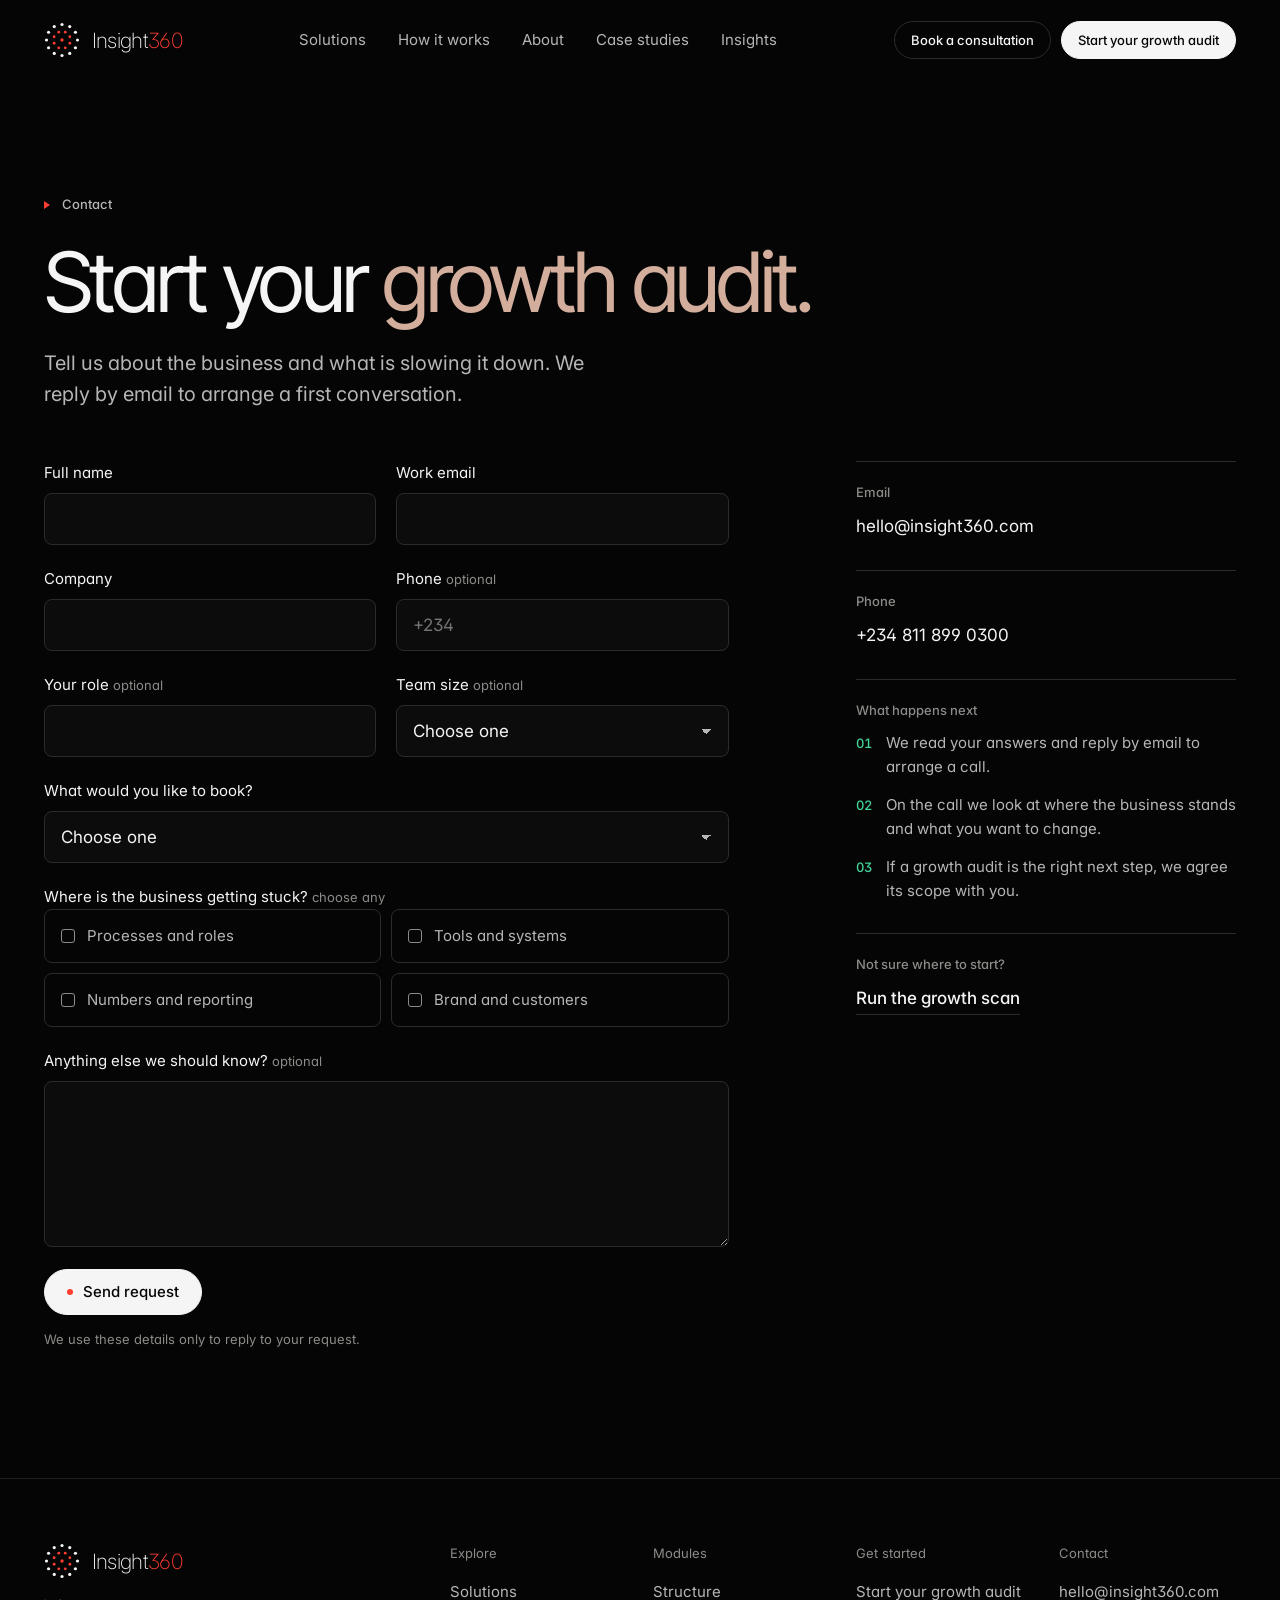
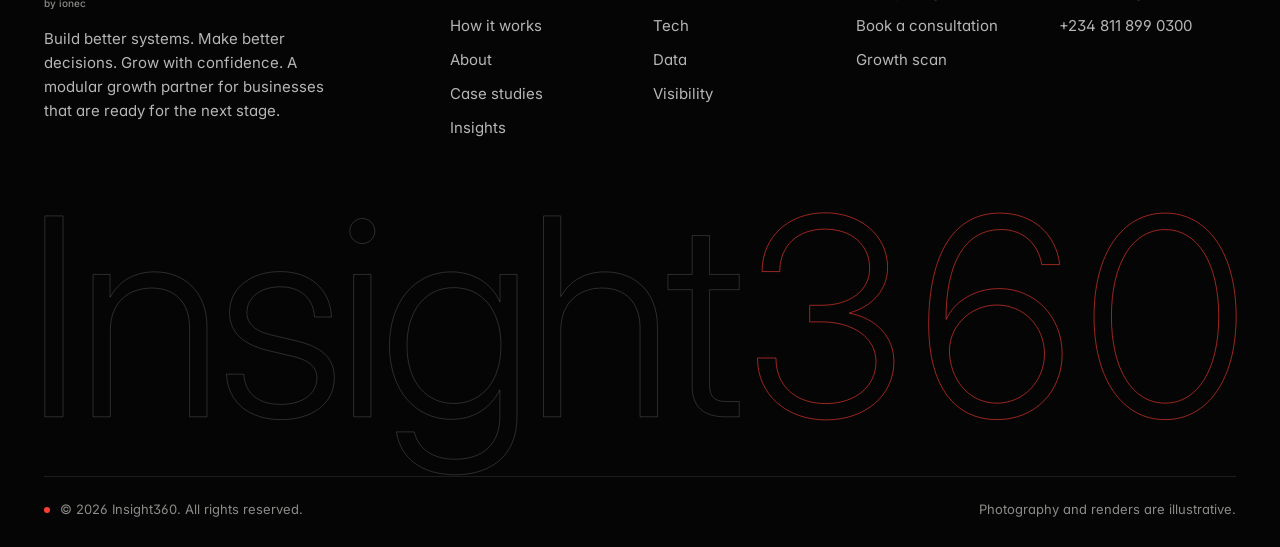
<file: contact.html>
<!DOCTYPE html>
<html lang="en-GB">
<head>
<meta charset="utf-8">
<meta name="viewport" content="width=device-width, initial-scale=1">
<title>Contact | Insight360</title>
<meta name="description" content="Start your growth audit or book a consultation with Insight360.">
<meta property="og:title" content="Contact | Insight360">
<meta property="og:description" content="Start your growth audit or book a consultation with Insight360.">
<meta property="og:type" content="website">
<meta property="og:image" content="img/i360_og.jpg">
<meta name="theme-color" content="#050505">
<link rel="icon" href="data:image/svg+xml,%3Csvg viewBox='0 0 36 36' aria-hidden='true' focusable='false' %3E%3Ccircle cx='18' cy='2.5' r='1.6' fill='%23F5F5F5'/%3E%3Ccircle cx='25.75' cy='4.5766' r='1.6' fill='%23F5F5F5'/%3E%3Ccircle cx='31.4234' cy='10.25' r='1.6' fill='%23F5F5F5'/%3E%3Ccircle cx='33.5' cy='18' r='1.6' fill='%23F5F5F5'/%3E%3Ccircle cx='31.4234' cy='25.75' r='1.6' fill='%23F5F5F5'/%3E%3Ccircle cx='25.75' cy='31.4234' r='1.6' fill='%23F5F5F5'/%3E%3Ccircle cx='18' cy='33.5' r='1.6' fill='%23F5F5F5'/%3E%3Ccircle cx='10.25' cy='31.4234' r='1.6' fill='%23F5F5F5'/%3E%3Ccircle cx='4.5766' cy='25.75' r='1.6' fill='%23F5F5F5'/%3E%3Ccircle cx='2.5' cy='18' r='1.6' fill='%23F5F5F5'/%3E%3Ccircle cx='4.5766' cy='10.25' r='1.6' fill='%23F5F5F5'/%3E%3Ccircle cx='10.25' cy='4.5766' r='1.6' fill='%23F5F5F5'/%3E%3Ccircle cx='21.2528' cy='10.147' r='1.4' fill='%23FE3D30'/%3E%3Ccircle cx='25.853' cy='14.7472' r='1.4' fill='%23FE3D30'/%3E%3Ccircle cx='25.853' cy='21.2528' r='1.4' fill='%23FE3D30'/%3E%3Ccircle cx='21.2528' cy='25.853' r='1.4' fill='%23FE3D30'/%3E%3Ccircle cx='14.7472' cy='25.853' r='1.4' fill='%23FE3D30'/%3E%3Ccircle cx='10.147' cy='21.2528' r='1.4' fill='%23FE3D30'/%3E%3Ccircle cx='10.147' cy='14.7472' r='1.4' fill='%23FE3D30'/%3E%3Ccircle cx='14.7472' cy='10.147' r='1.4' fill='%23FE3D30'/%3E%3Ccircle cx='18' cy='18' r='1.7' fill='%23FE3D30'/%3E%3C/svg%3E">
<link rel="preconnect" href="https://fonts.googleapis.com">
<link rel="preconnect" href="https://fonts.gstatic.com" crossorigin>
<link href="https://fonts.googleapis.com/css2?family=Inter:wght@200;300;400;500;600&amp;family=Inter+Tight:wght@300;400;500&amp;display=swap" rel="stylesheet">
<link rel="stylesheet" href="assets/site.css">
<script>document.documentElement.classList.add("js");</script>
</head>
<body>
<a class="skip" href="#main">Skip to content</a>
<header class="site-header">
  <div class="wrap">
    <a class="brand" href="index.html" aria-label="Insight360 home"><svg viewBox="0 0 36 36" aria-hidden="true" focusable="false" ><circle cx="18" cy="2.5" r="1.6" fill="currentColor"/><circle cx="25.75" cy="4.5766" r="1.6" fill="currentColor"/><circle cx="31.4234" cy="10.25" r="1.6" fill="currentColor"/><circle cx="33.5" cy="18" r="1.6" fill="currentColor"/><circle cx="31.4234" cy="25.75" r="1.6" fill="currentColor"/><circle cx="25.75" cy="31.4234" r="1.6" fill="currentColor"/><circle cx="18" cy="33.5" r="1.6" fill="currentColor"/><circle cx="10.25" cy="31.4234" r="1.6" fill="currentColor"/><circle cx="4.5766" cy="25.75" r="1.6" fill="currentColor"/><circle cx="2.5" cy="18" r="1.6" fill="currentColor"/><circle cx="4.5766" cy="10.25" r="1.6" fill="currentColor"/><circle cx="10.25" cy="4.5766" r="1.6" fill="currentColor"/><circle cx="21.2528" cy="10.147" r="1.4" fill="#FE3D30"/><circle cx="25.853" cy="14.7472" r="1.4" fill="#FE3D30"/><circle cx="25.853" cy="21.2528" r="1.4" fill="#FE3D30"/><circle cx="21.2528" cy="25.853" r="1.4" fill="#FE3D30"/><circle cx="14.7472" cy="25.853" r="1.4" fill="#FE3D30"/><circle cx="10.147" cy="21.2528" r="1.4" fill="#FE3D30"/><circle cx="10.147" cy="14.7472" r="1.4" fill="#FE3D30"/><circle cx="14.7472" cy="10.147" r="1.4" fill="#FE3D30"/><circle cx="18" cy="18" r="1.7" fill="#FE3D30"/></svg><span class="brand-word">Insight<b>360</b></span></a>
    <nav class="nav" aria-label="Main"><a href="solutions.html">Solutions</a><a href="how-it-works.html">How it works</a><a href="about.html">About</a><a href="case-studies.html">Case studies</a><a href="insights.html">Insights</a></nav>
    <div class="header-cta">
      <a class="btn btn--sm" href="contact.html?interest=Consultation">Book a consultation</a>
      <a class="btn btn--sm btn--solid" href="contact.html?interest=Growth%20Audit">Start your growth audit</a>
      <button class="menu-btn" type="button" aria-expanded="false" aria-controls="mobile-nav" aria-label="Open menu"><span></span></button>
    </div>
  </div>
</header>
<nav class="mobile-nav" id="mobile-nav" aria-label="Mobile"><a href="index.html">Home<span>01</span></a><a href="solutions.html">Solutions<span>02</span></a><a href="how-it-works.html">How it works<span>03</span></a><a href="about.html">About<span>04</span></a><a href="case-studies.html">Case studies<span>05</span></a><a href="insights.html">Insights<span>06</span></a><a href="contact.html">Contact<span>07</span></a>
  <div class="actions"><a class="btn btn--solid" href="contact.html?interest=Growth%20Audit">Start your growth audit</a><a class="btn" href="contact.html?interest=Consultation">Book a consultation</a></div>
</nav>
<main id="main">
<section class="page-hero" style="padding-bottom:clamp(32px,4vw,56px)">
  <div class="wrap grid">
    <span class="eyebrow">Contact</span>
    <h1 class="display">Start your <span class="tone">growth audit.</span></h1>
    <p class="lead">Tell us about the business and what is slowing it down. We reply by email to arrange a first conversation.</p>
  </div>
</section>

<section class="section" style="padding-top:0">
  <div class="wrap grid form-layout">
    <form class="form" name="growth-audit" method="POST" data-netlify="true" netlify-honeypot="company_website" data-form data-success="Thanks, {name}. We have your details and will reply by email to arrange a first conversation." novalidate>
      <input type="hidden" name="form-name" value="growth-audit">
      <input type="hidden" name="growth_brief" id="readiness" value="">
      <p class="hidden-field"><label>Leave this empty <input name="company_website"></label></p>

      <div class="attached" aria-live="polite">
        <span class="label" style="color:var(--mint)">Growth brief attached</span>
        <div class="row"></div>
        <button class="btn btn--sm" type="button" style="justify-self:start">Remove</button>
      </div>

      <div class="field-row">
        <div class="field" data-required><label for="name">Full name</label><input type="text" id="name" name="name" autocomplete="name"><span class="error">Enter your name</span></div>
        <div class="field" data-required><label for="email">Work email</label><input type="email" id="email" name="email" autocomplete="email"><span class="error">Enter an email address, like name@company.com</span></div>
      </div>
      <div class="field-row">
        <div class="field" data-required><label for="company">Company</label><input type="text" id="company" name="company" autocomplete="organization"><span class="error">Enter your company name</span></div>
        <div class="field"><label for="phone">Phone <span class="hint">optional</span></label><input type="tel" id="phone" name="phone" autocomplete="tel" placeholder="+234"></div>
      </div>
      <div class="field-row">
        <div class="field"><label for="role">Your role <span class="hint">optional</span></label><input type="text" id="role" name="role" autocomplete="organization-title"></div>
        <div class="field"><label for="size">Team size <span class="hint">optional</span></label><select id="size" name="team_size"><option value="">Choose one</option><option>1 to 10</option><option>11 to 50</option><option>51 to 200</option><option>More than 200</option></select></div>
      </div>
      <div class="field" data-required>
        <label for="need">What would you like to book?</label>
        <select id="need" name="interest"><option value="">Choose one</option><option value="Growth audit">Growth audit</option><option value="Consultation">Consultation</option><option value="Something else">Something else</option></select>
        <span class="error">Choose what you would like to book</span>
      </div>
      <fieldset class="field">
        <legend>Where is the business getting stuck? <span class="hint">choose any</span></legend>
        <div class="checks">
          <div class="checkbox"><input type="checkbox" id="c-s" name="areas" value="Structure"><label for="c-s">Processes and roles</label></div>
          <div class="checkbox"><input type="checkbox" id="c-t" name="areas" value="Tech"><label for="c-t">Tools and systems</label></div>
          <div class="checkbox"><input type="checkbox" id="c-d" name="areas" value="Data"><label for="c-d">Numbers and reporting</label></div>
          <div class="checkbox"><input type="checkbox" id="c-v" name="areas" value="Visibility"><label for="c-v">Brand and customers</label></div>
        </div>
      </fieldset>
      <div class="field"><label for="message">Anything else we should know? <span class="hint">optional</span></label><textarea id="message" name="message" rows="5"></textarea></div>
      <div style="display:grid;gap:14px;justify-items:start">
        <button class="btn btn--solid" type="submit"><span class="dot"></span>Send request</button>
        <p class="form-note">We use these details only to reply to your request.</p>
      </div>
      <p class="form-status" tabindex="-1" role="status"></p>
    </form>

    <aside class="form-aside" aria-label="Other ways to reach us">
      <div class="aside-block"><span class="label">Email</span><a href="mailto:hello@insight360.com">hello@insight360.com</a></div>
      <div class="aside-block"><span class="label">Phone</span><a href="tel:+2348118990300">+234 811 899 0300</a></div>
      <div class="aside-block"><span class="label">What happens next</span>
        <ol>
          <li>We read your answers and reply by email to arrange a call.</li>
          <li>On the call we look at where the business stands and what you want to change.</li>
          <li>If a growth audit is the right next step, we agree its scope with you.</li>
        </ol>
      </div>
      <div class="aside-block"><span class="label">Not sure where to start?</span><a class="link" href="index.html#scan" style="justify-self:start">Run the growth scan</a></div>
    </aside>
  </div>
</section>

</main>

<footer class="site-footer">
  <div class="wrap">
    <div class="grid">
      <div class="foot-brand">
        <a class="brand" href="index.html" aria-label="Insight360 home"><svg viewBox="0 0 36 36" aria-hidden="true" focusable="false" ><circle cx="18" cy="2.5" r="1.6" fill="currentColor"/><circle cx="25.75" cy="4.5766" r="1.6" fill="currentColor"/><circle cx="31.4234" cy="10.25" r="1.6" fill="currentColor"/><circle cx="33.5" cy="18" r="1.6" fill="currentColor"/><circle cx="31.4234" cy="25.75" r="1.6" fill="currentColor"/><circle cx="25.75" cy="31.4234" r="1.6" fill="currentColor"/><circle cx="18" cy="33.5" r="1.6" fill="currentColor"/><circle cx="10.25" cy="31.4234" r="1.6" fill="currentColor"/><circle cx="4.5766" cy="25.75" r="1.6" fill="currentColor"/><circle cx="2.5" cy="18" r="1.6" fill="currentColor"/><circle cx="4.5766" cy="10.25" r="1.6" fill="currentColor"/><circle cx="10.25" cy="4.5766" r="1.6" fill="currentColor"/><circle cx="21.2528" cy="10.147" r="1.4" fill="#FE3D30"/><circle cx="25.853" cy="14.7472" r="1.4" fill="#FE3D30"/><circle cx="25.853" cy="21.2528" r="1.4" fill="#FE3D30"/><circle cx="21.2528" cy="25.853" r="1.4" fill="#FE3D30"/><circle cx="14.7472" cy="25.853" r="1.4" fill="#FE3D30"/><circle cx="10.147" cy="21.2528" r="1.4" fill="#FE3D30"/><circle cx="10.147" cy="14.7472" r="1.4" fill="#FE3D30"/><circle cx="14.7472" cy="10.147" r="1.4" fill="#FE3D30"/><circle cx="18" cy="18" r="1.7" fill="#FE3D30"/></svg><span class="brand-word">Insight<b>360</b></span></a>
        <span class="by">by ionec</span>
        <p>Build better systems. Make better decisions. Grow with confidence. A modular growth partner for businesses that are ready for the next stage.</p>
      </div>
      <div class="foot-col"><h4>Explore</h4><a href="solutions.html">Solutions</a><a href="how-it-works.html">How it works</a><a href="about.html">About</a><a href="case-studies.html">Case studies</a><a href="insights.html">Insights</a></div>
      <div class="foot-col"><h4>Modules</h4><a href="solutions.html#structure">Structure</a><a href="solutions.html#tech">Tech</a><a href="solutions.html#data">Data</a><a href="solutions.html#visibility">Visibility</a></div>
      <div class="foot-col"><h4>Get started</h4><a href="contact.html?interest=Growth%20Audit">Start your growth audit</a><a href="contact.html?interest=Consultation">Book a consultation</a><a href="index.html#scan">Growth scan</a></div>
      <div class="foot-col"><h4>Contact</h4><a href="mailto:hello@insight360.com">hello@insight360.com</a><a href="tel:+2348118990300">+234 811 899 0300</a></div>
    </div>
    <div class="foot-word" aria-hidden="true"><svg class="outline" viewBox="0 0 8848 1955" aria-hidden="true" focusable="false"><g transform="translate(-149 1519) scale(1 -1)"><path d="M3199.2 -430C3458.2 -430 3657.2 -294 3657.2 0V1056H3531.2V851H3530.2C3468.2 994 3329.2 1075 3171.2 1075C2900.2 1075 2711.2 855 2711.2 528C2711.2 201 2899.2 -19 3171.2 -19C3331.2 -19 3462.2 62 3529.2 200H3530.2V0C3530.2 -197 3408.2 -315 3199.2 -315C3035.2 -315 2926.2 -242 2895.2 -112H2763.2C2793.2 -313 2957.2 -430 3199.2 -430ZM3188.2 99C2987.2 99 2841.2 253 2841.2 528C2841.2 803 2987.2 958 3188.2 958C3400.2 958 3538.2 789 3538.2 528C3538.2 267 3400.2 99 3188.2 99ZM3981.8 641C3981.8 849 4116.8 955 4288.8 955C4461.8 955 4569.8 848 4569.8 659V0H4698.8V667C4698.8 930 4528.8 1075 4309.8 1075C4170.8 1075 4053.8 1016 3981.8 892V1490H3853.8V0H3981.8ZM1908.1 -21C2137.1 -21 2302.1 98 2302.1 289C2302.1 437 2209.1 518 2018.1 564L1843.1 605C1723.1 633 1654.1 682 1654.1 774C1654.1 883 1751.1 964 1901.1 964C2054.1 964 2148.1 877 2155.1 740H2281.1C2272.1 950 2119.1 1077 1901.1 1077C1678.1 1077 1525.1 952 1525.1 774C1525.1 625 1625.1 535 1816.1 490L1990.1 449C2103.1 423 2173.1 379 2173.1 287C2173.1 172 2070.1 92 1905.1 92C1737.1 92 1640.1 174 1630.1 316H1502.1C1514.1 97 1680.1 -21 1908.1 -21ZM640.6 641C640.6 849 775.6 955 947.6 955C1120.6 955 1228.6 848 1228.6 659V0H1357.6V667C1357.6 930 1187.6 1075 968.6 1075C828.6 1075 709.6 1015 638.6 887V1056H512.6V0H640.6ZM5305.4 1056H5085.4V1344H4956.4V1056H4776.4V943H4956.4V225C4956.4 76 5039.4 0 5203.4 0H5305.4V113H5213.4C5120.4 113 5085.4 148 5085.4 237V943H5305.4ZM290 1490H155V0H290ZM2445.7 0H2573.7V1056H2445.7ZM2509.7 1285C2560.7 1285 2602.7 1327 2602.7 1378C2602.7 1429 2560.7 1471 2509.7 1471C2458.7 1471 2416.7 1429 2416.7 1378C2416.7 1327 2458.7 1285 2509.7 1285Z"/><path class="accent" d="M8464 -21C8783 -21 8991 282 8991 744C8991 1208 8783 1511 8464 1511C8145 1511 7937 1208 7937 744C7937 282 8145 -21 8464 -21ZM7216.5 -21C7502.5 -21 7700.5 189 7700.5 467C7700.5 745 7497.5 951 7233.5 951C7056.5 951 6899.5 857 6841.5 723H6839.5C6837.5 1138 6979.5 1389 7244.5 1389C7410.5 1389 7521.5 1287 7549.5 1129H7682.5C7654.5 1358 7482.5 1511 7237.5 1511C6862.5 1511 6710.5 1149 6710.5 681C6710.5 225 6904.5 -21 7216.5 -21ZM8464 101C8222 101 8066 351 8066 744C8066 1138 8222 1389 8464 1389C8706 1389 8862 1138 8862 744C8862 351 8706 101 8464 101ZM5949.9 -23C6240.9 -23 6452.9 159 6452.9 409C6452.9 589 6322.9 733 6121.9 768V770C6297.9 819 6405.9 948 6405.9 1107C6405.9 1342 6207.9 1513 5941.9 1513C5668.9 1513 5474.9 1333 5474.9 1077H5605.9C5605.9 1270 5738.9 1392 5940.9 1392C6139.9 1392 6272.9 1276 6272.9 1100C6272.9 934 6123.9 827 5914.9 827H5827.9V704H5914.9C6152.9 704 6319.9 586 6319.9 409C6319.9 226 6168.9 98 5946.9 98C5723.9 98 5577.9 228 5577.9 436H5440.9C5440.9 166 5653.9 -23 5949.9 -23ZM7216.5 101C7029.5 101 6884.5 246 6865.5 458C6848.5 660 7011.5 829 7217.5 829C7415.5 829 7569.5 671 7569.5 467C7569.5 265 7415.5 101 7216.5 101Z"/></g></svg></div>
    <div class="foot-base"><span>&copy; 2026 Insight360. All rights reserved.</span><span>Photography and renders are illustrative.</span></div>
  </div>
</footer>
<script src="assets/site.js"></script>
</body>
</html>
</file>
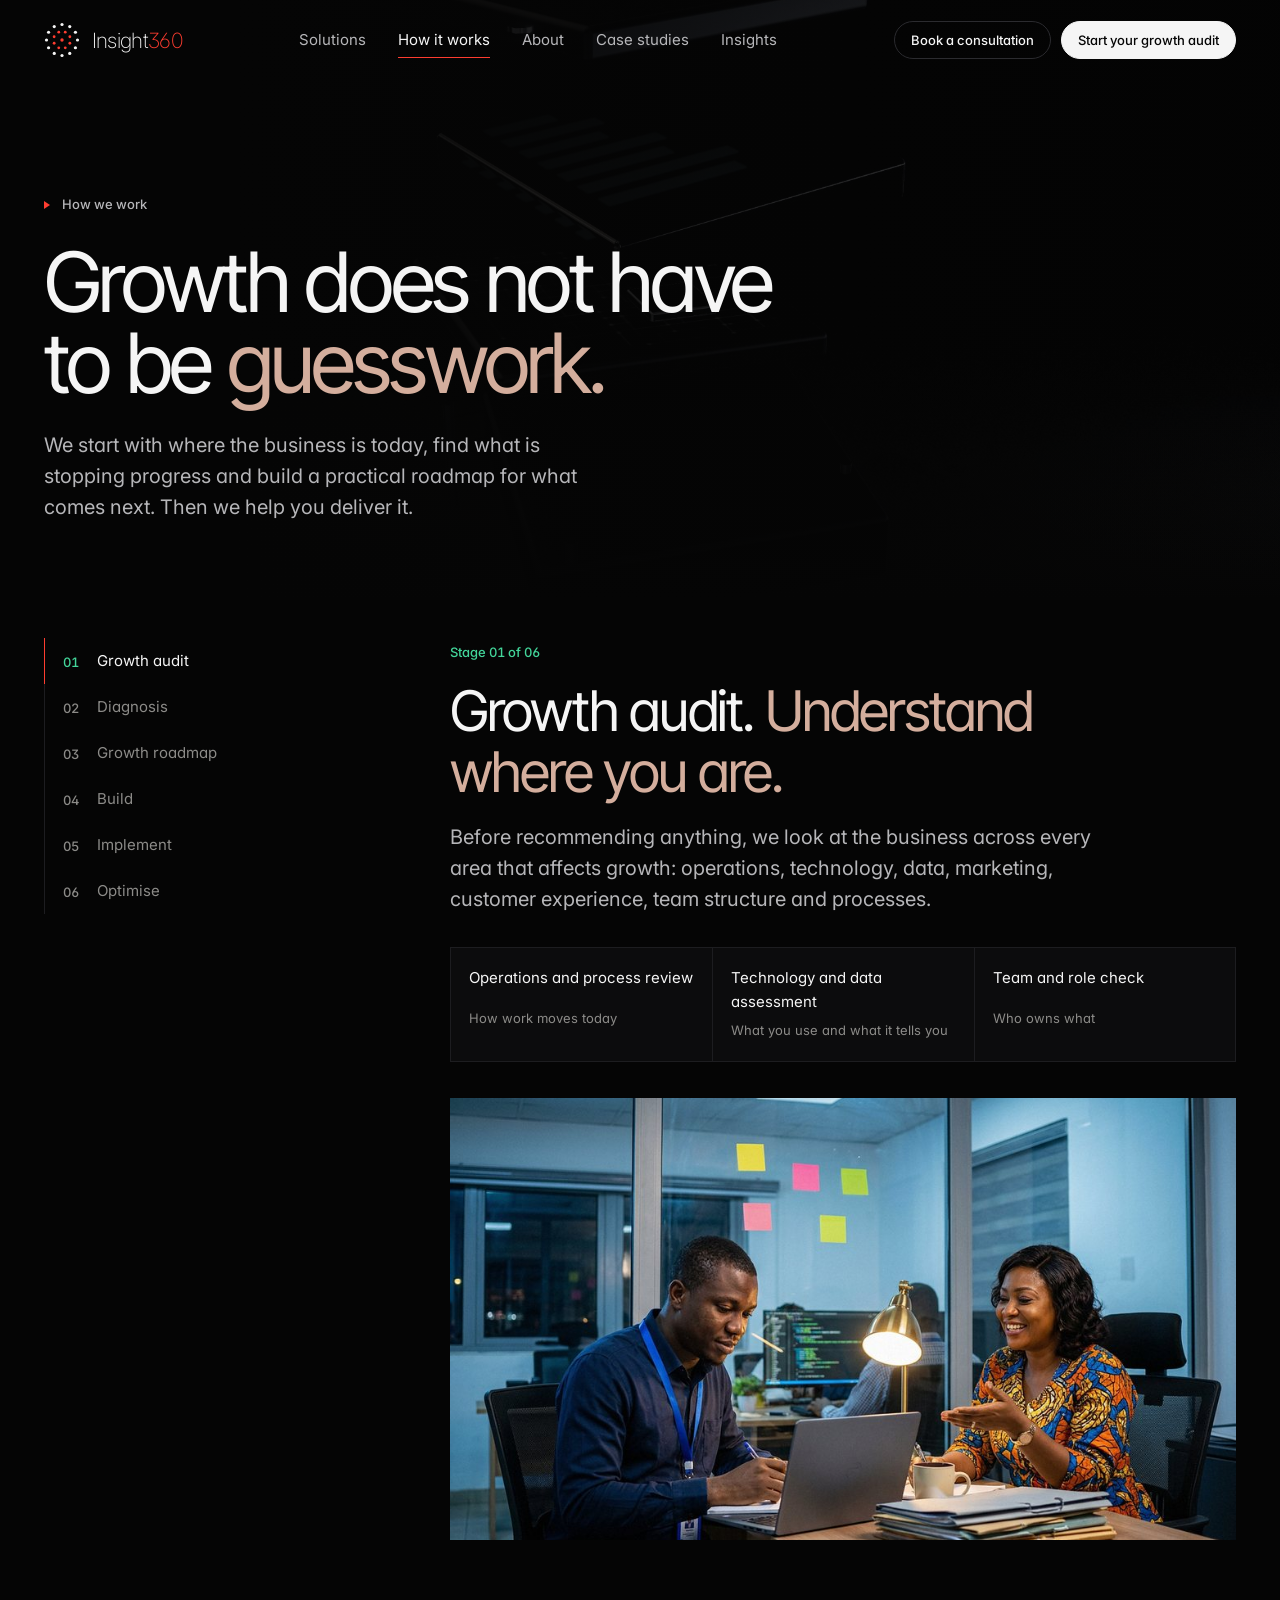
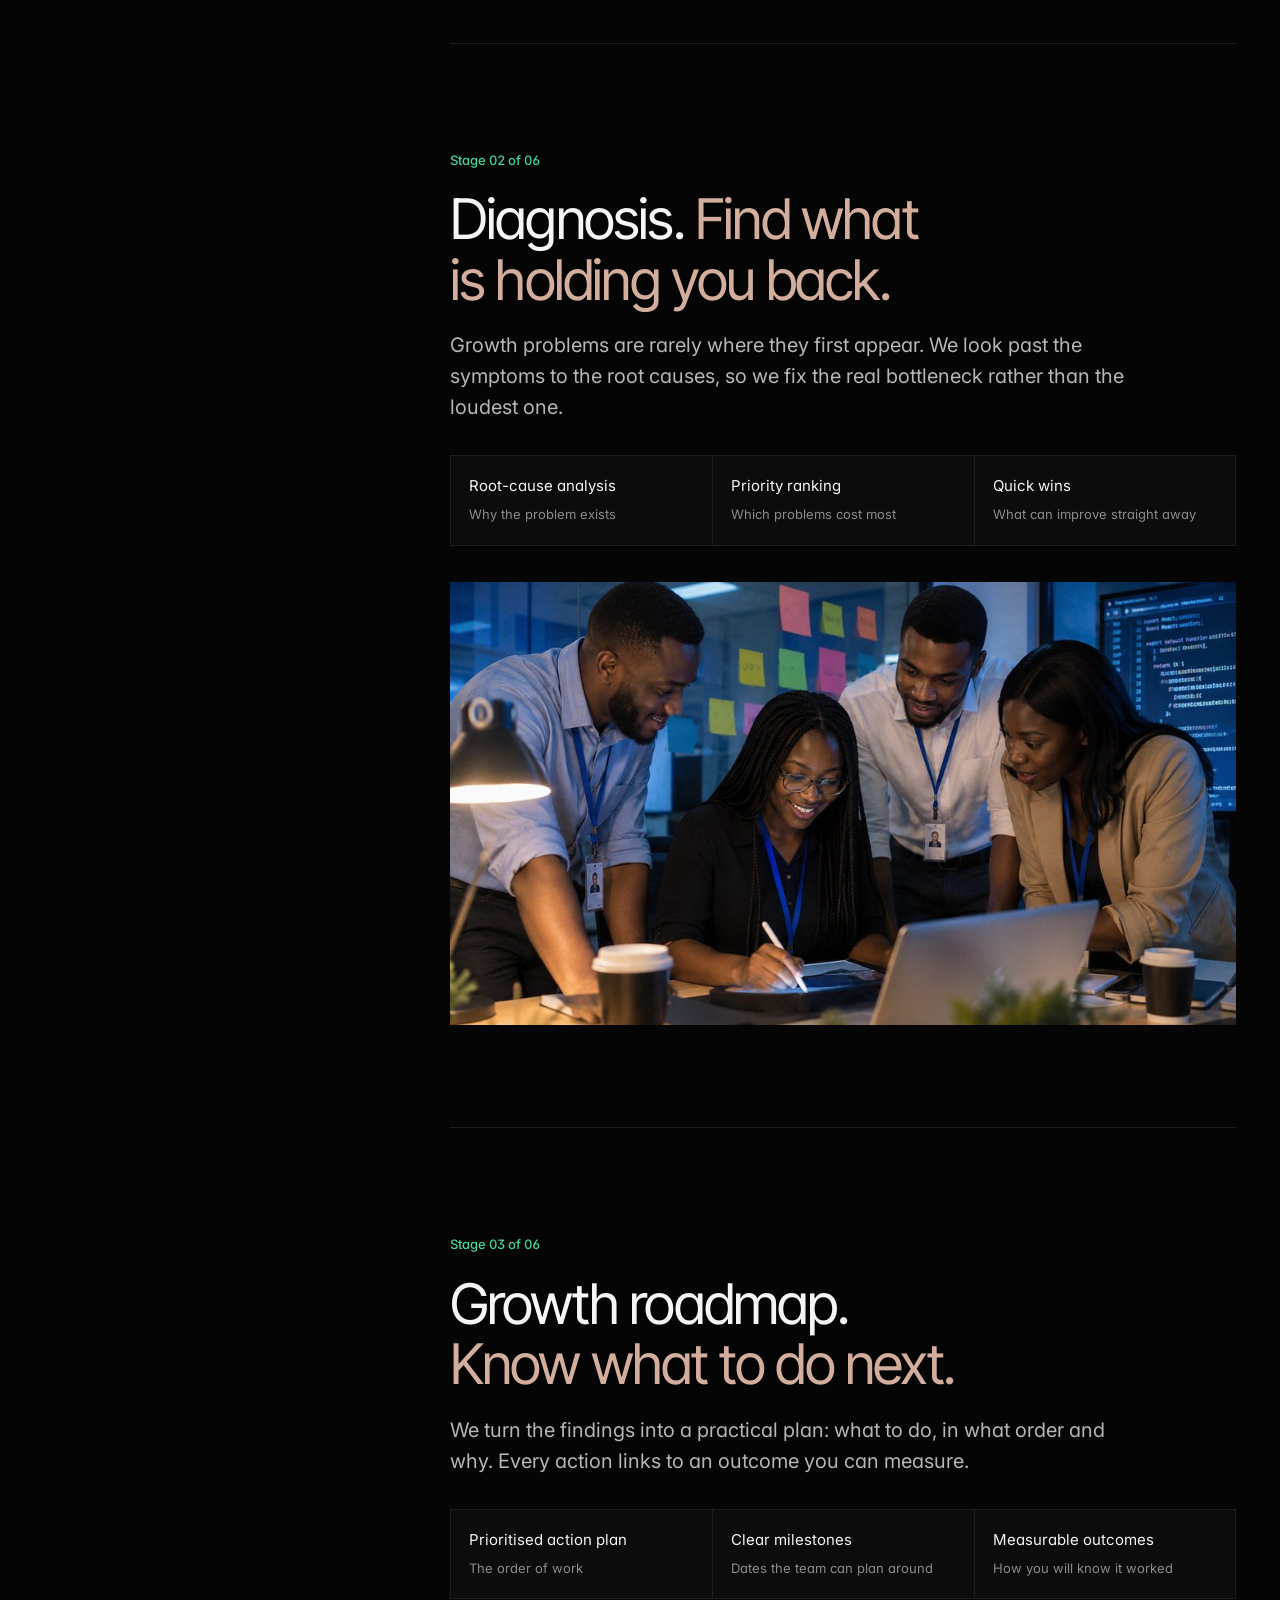
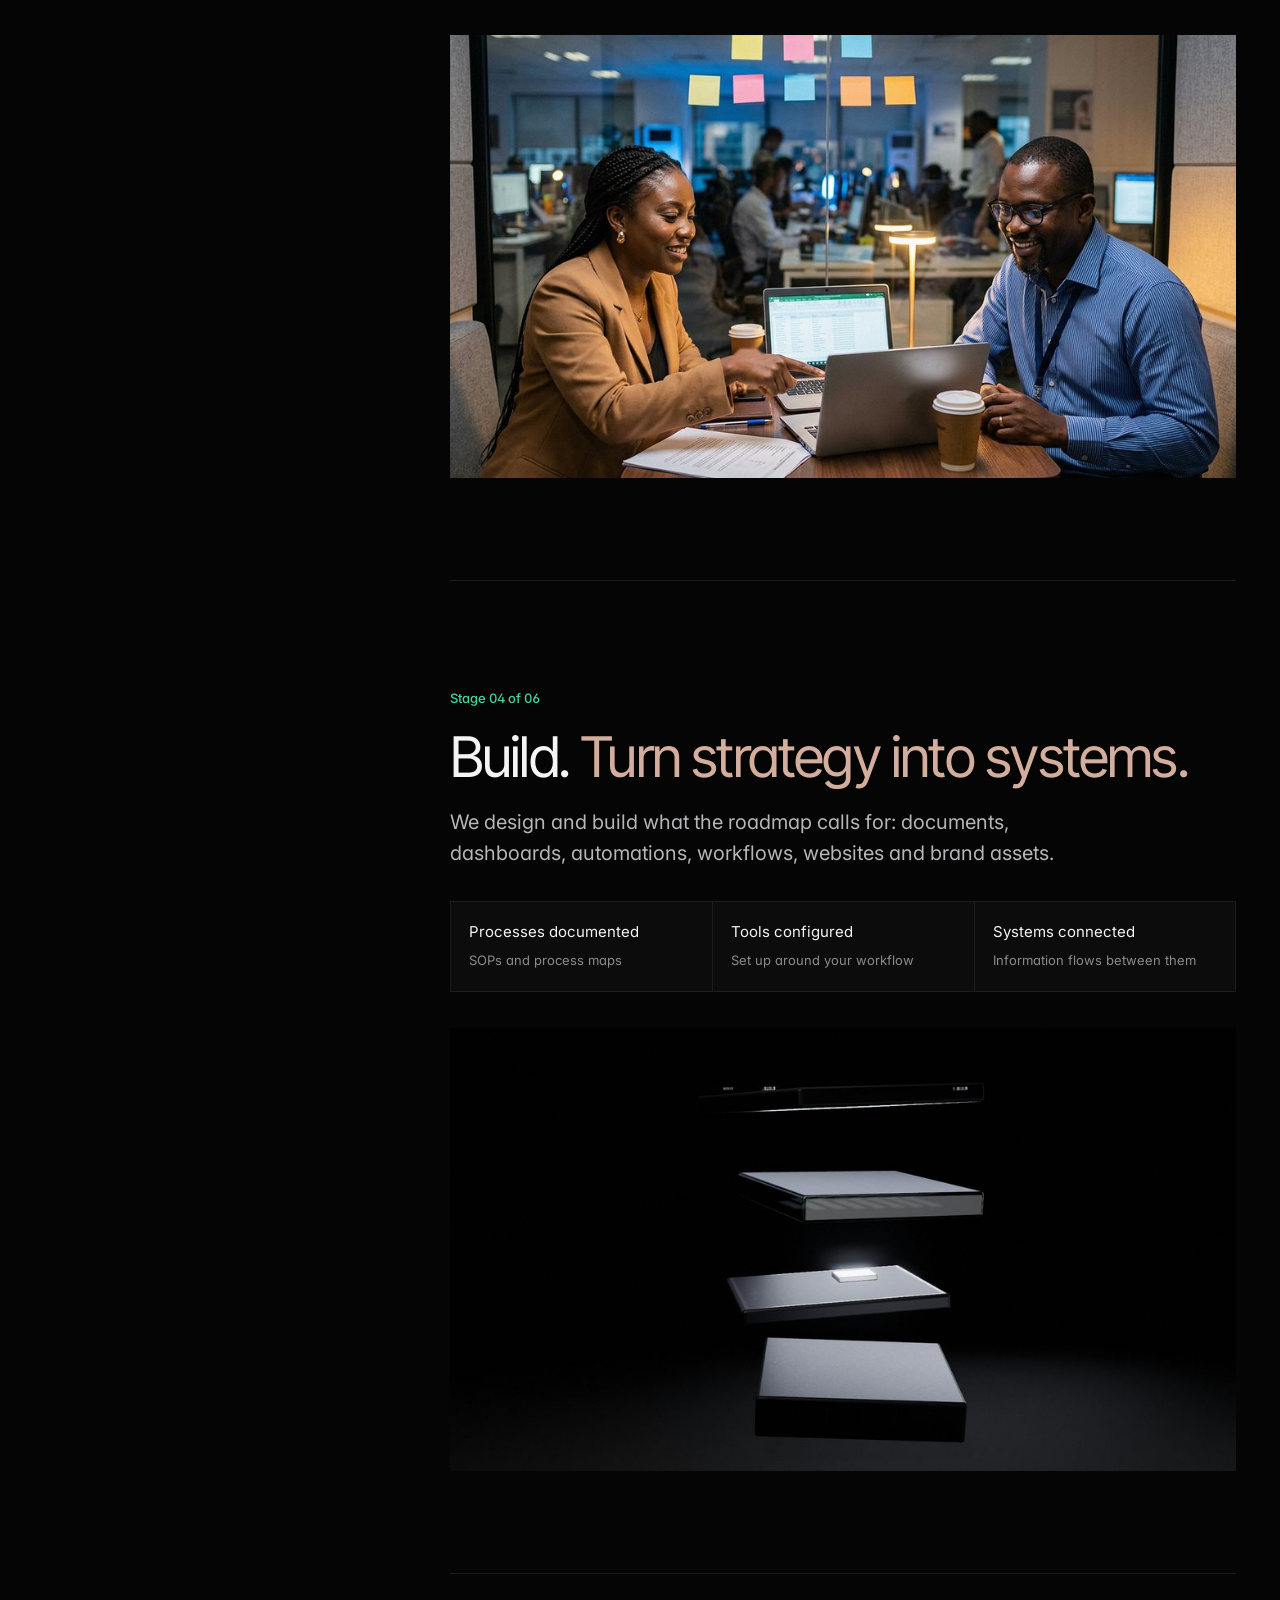
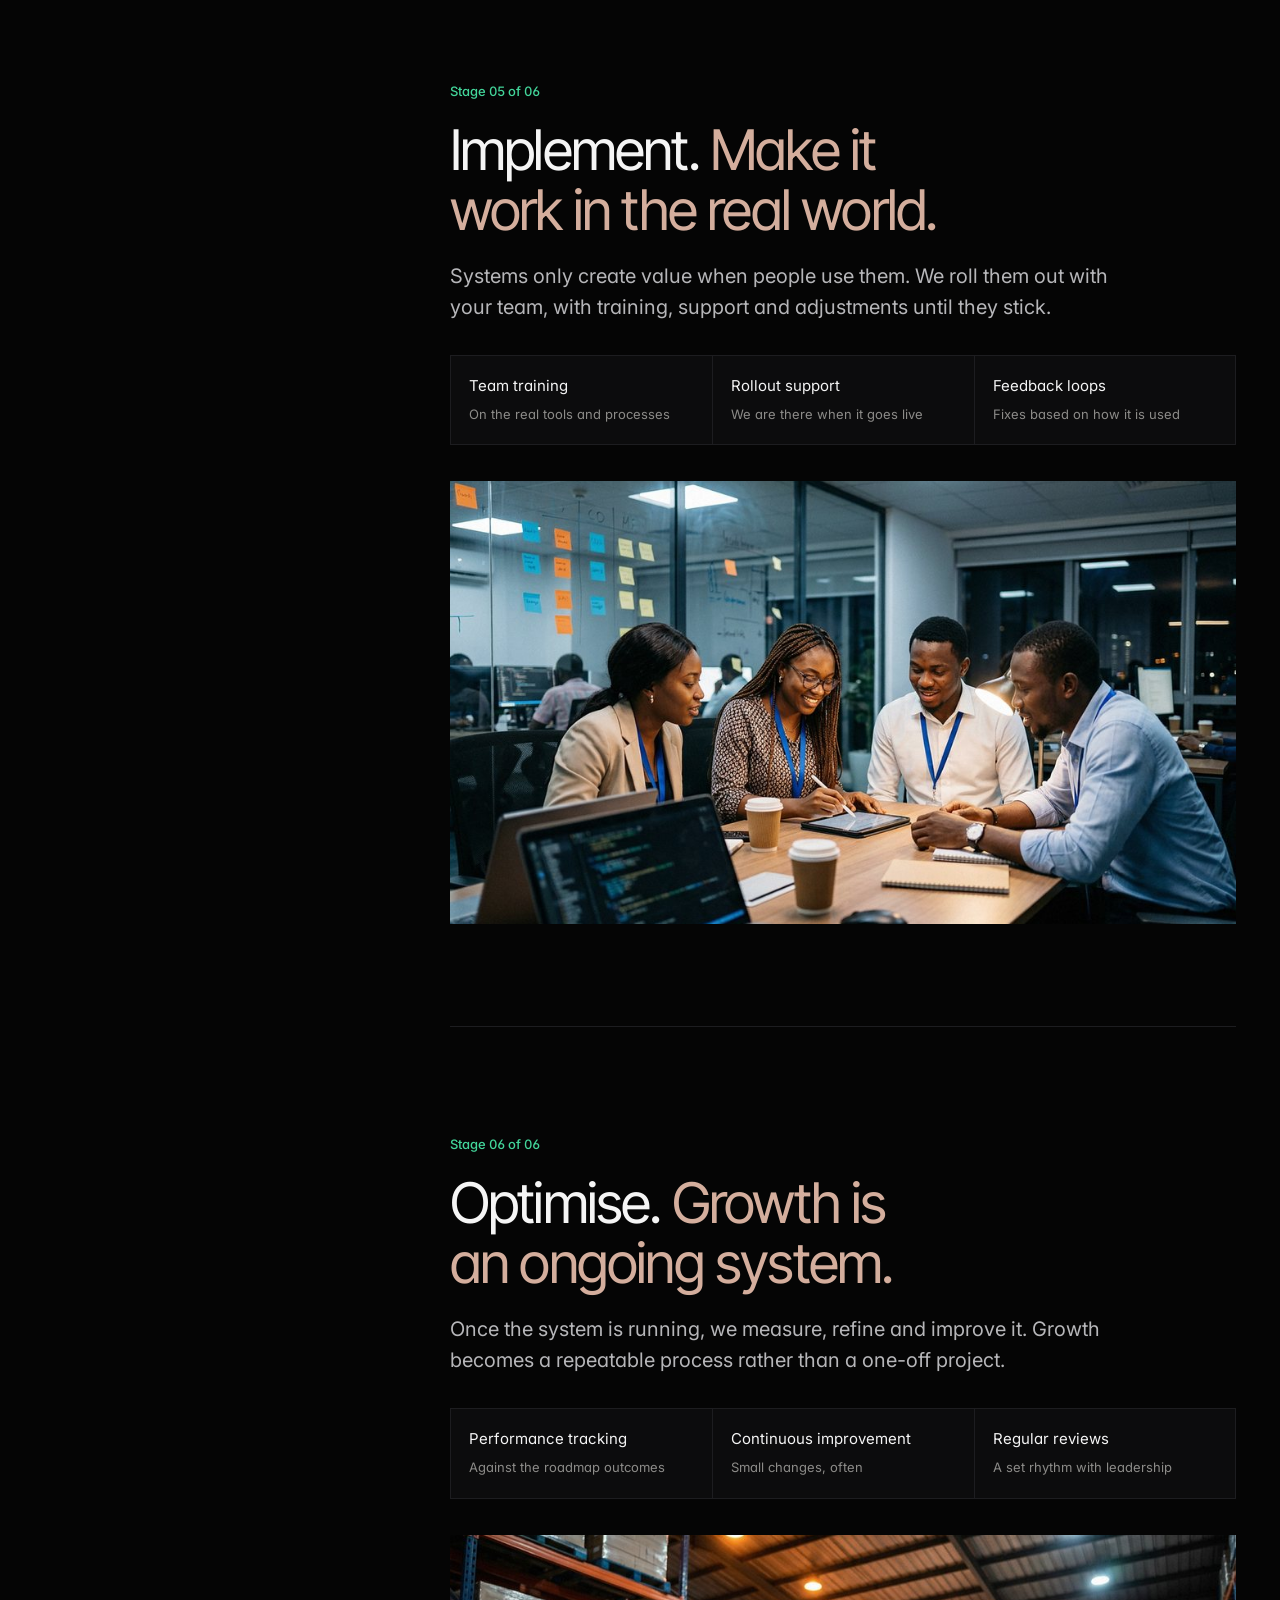
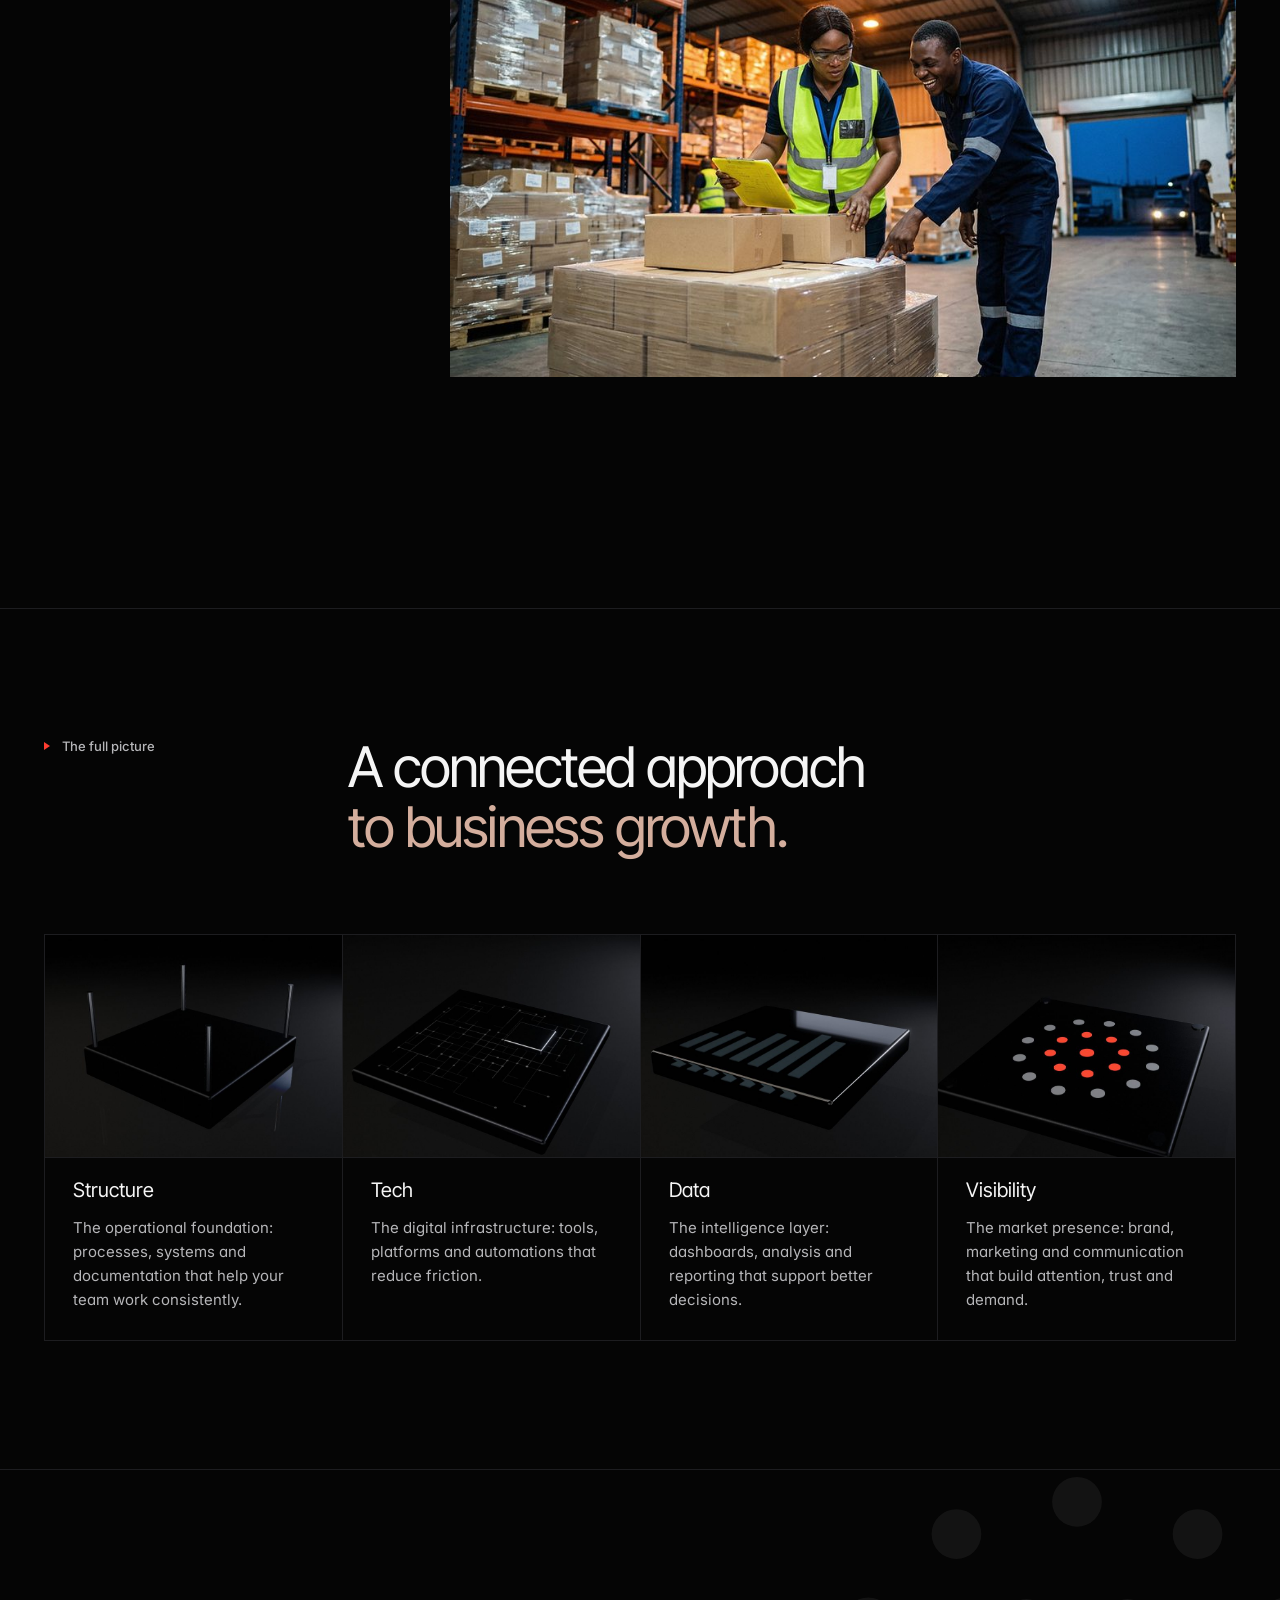
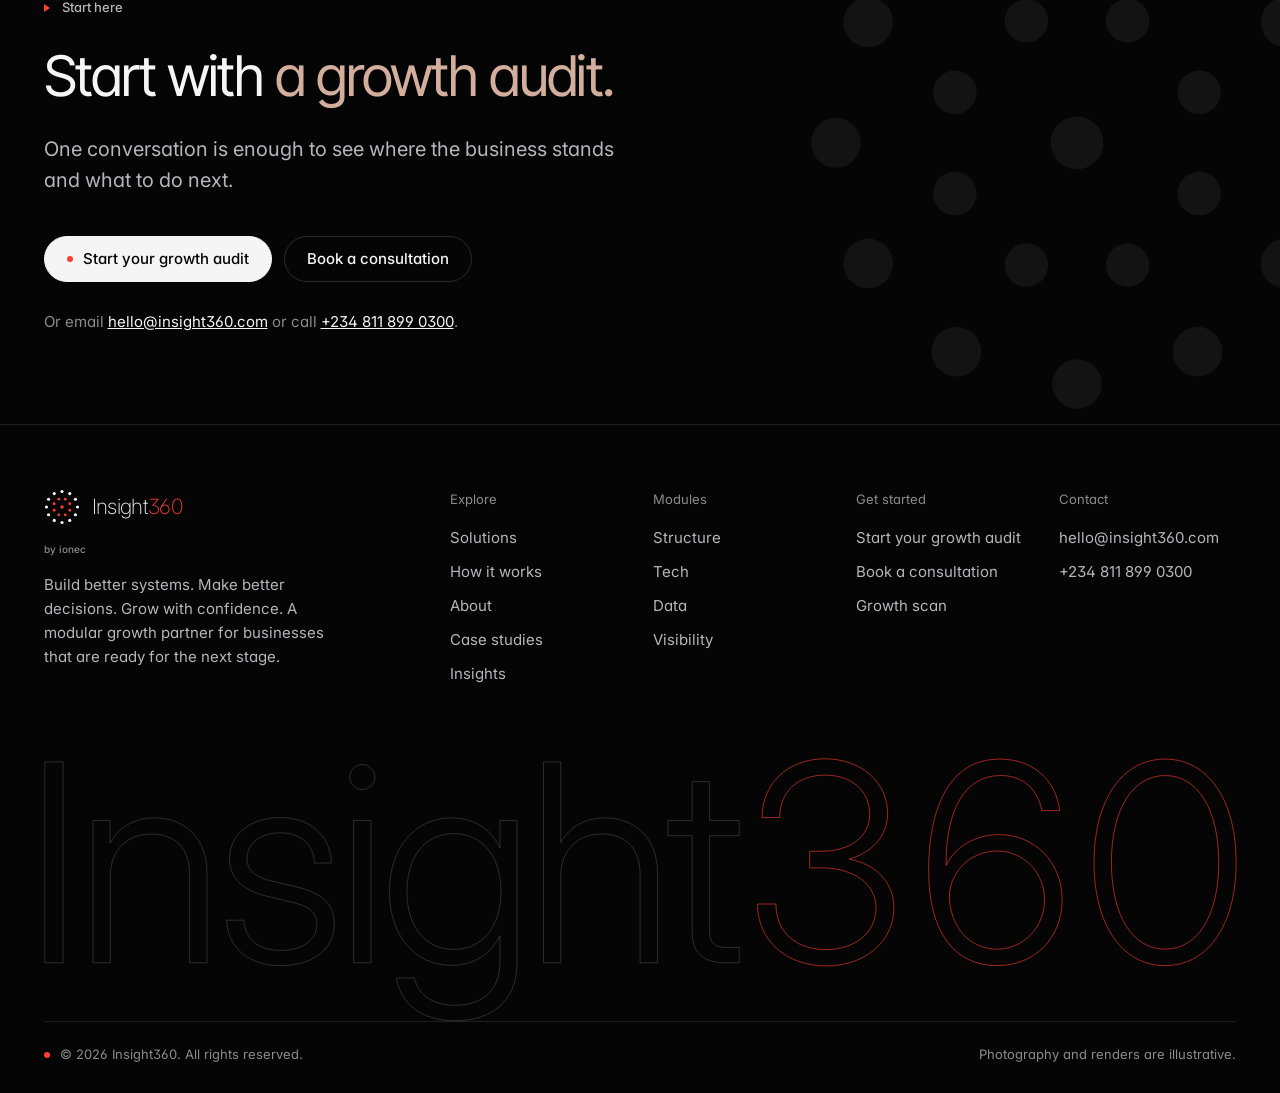
<file: how-it-works.html>
<!DOCTYPE html>
<html lang="en-GB">
<head>
<meta charset="utf-8">
<meta name="viewport" content="width=device-width, initial-scale=1">
<title>How it works | Insight360</title>
<meta name="description" content="How an Insight360 engagement runs: growth audit, diagnosis, growth roadmap, build, implement and optimise.">
<meta property="og:title" content="How it works | Insight360">
<meta property="og:description" content="How an Insight360 engagement runs: growth audit, diagnosis, growth roadmap, build, implement and optimise.">
<meta property="og:type" content="website">
<meta property="og:image" content="img/i360_og.jpg">
<meta name="theme-color" content="#050505">
<link rel="icon" href="data:image/svg+xml,%3Csvg viewBox='0 0 36 36' aria-hidden='true' focusable='false' %3E%3Ccircle cx='18' cy='2.5' r='1.6' fill='%23F5F5F5'/%3E%3Ccircle cx='25.75' cy='4.5766' r='1.6' fill='%23F5F5F5'/%3E%3Ccircle cx='31.4234' cy='10.25' r='1.6' fill='%23F5F5F5'/%3E%3Ccircle cx='33.5' cy='18' r='1.6' fill='%23F5F5F5'/%3E%3Ccircle cx='31.4234' cy='25.75' r='1.6' fill='%23F5F5F5'/%3E%3Ccircle cx='25.75' cy='31.4234' r='1.6' fill='%23F5F5F5'/%3E%3Ccircle cx='18' cy='33.5' r='1.6' fill='%23F5F5F5'/%3E%3Ccircle cx='10.25' cy='31.4234' r='1.6' fill='%23F5F5F5'/%3E%3Ccircle cx='4.5766' cy='25.75' r='1.6' fill='%23F5F5F5'/%3E%3Ccircle cx='2.5' cy='18' r='1.6' fill='%23F5F5F5'/%3E%3Ccircle cx='4.5766' cy='10.25' r='1.6' fill='%23F5F5F5'/%3E%3Ccircle cx='10.25' cy='4.5766' r='1.6' fill='%23F5F5F5'/%3E%3Ccircle cx='21.2528' cy='10.147' r='1.4' fill='%23FE3D30'/%3E%3Ccircle cx='25.853' cy='14.7472' r='1.4' fill='%23FE3D30'/%3E%3Ccircle cx='25.853' cy='21.2528' r='1.4' fill='%23FE3D30'/%3E%3Ccircle cx='21.2528' cy='25.853' r='1.4' fill='%23FE3D30'/%3E%3Ccircle cx='14.7472' cy='25.853' r='1.4' fill='%23FE3D30'/%3E%3Ccircle cx='10.147' cy='21.2528' r='1.4' fill='%23FE3D30'/%3E%3Ccircle cx='10.147' cy='14.7472' r='1.4' fill='%23FE3D30'/%3E%3Ccircle cx='14.7472' cy='10.147' r='1.4' fill='%23FE3D30'/%3E%3Ccircle cx='18' cy='18' r='1.7' fill='%23FE3D30'/%3E%3C/svg%3E">
<link rel="preconnect" href="https://fonts.googleapis.com">
<link rel="preconnect" href="https://fonts.gstatic.com" crossorigin>
<link href="https://fonts.googleapis.com/css2?family=Inter:wght@200;300;400;500;600&amp;family=Inter+Tight:wght@300;400;500&amp;display=swap" rel="stylesheet">
<link rel="stylesheet" href="assets/site.css">
<script>document.documentElement.classList.add("js");</script>
</head>
<body>
<a class="skip" href="#main">Skip to content</a>
<header class="site-header">
  <div class="wrap">
    <a class="brand" href="index.html" aria-label="Insight360 home"><svg viewBox="0 0 36 36" aria-hidden="true" focusable="false" ><circle cx="18" cy="2.5" r="1.6" fill="currentColor"/><circle cx="25.75" cy="4.5766" r="1.6" fill="currentColor"/><circle cx="31.4234" cy="10.25" r="1.6" fill="currentColor"/><circle cx="33.5" cy="18" r="1.6" fill="currentColor"/><circle cx="31.4234" cy="25.75" r="1.6" fill="currentColor"/><circle cx="25.75" cy="31.4234" r="1.6" fill="currentColor"/><circle cx="18" cy="33.5" r="1.6" fill="currentColor"/><circle cx="10.25" cy="31.4234" r="1.6" fill="currentColor"/><circle cx="4.5766" cy="25.75" r="1.6" fill="currentColor"/><circle cx="2.5" cy="18" r="1.6" fill="currentColor"/><circle cx="4.5766" cy="10.25" r="1.6" fill="currentColor"/><circle cx="10.25" cy="4.5766" r="1.6" fill="currentColor"/><circle cx="21.2528" cy="10.147" r="1.4" fill="#FE3D30"/><circle cx="25.853" cy="14.7472" r="1.4" fill="#FE3D30"/><circle cx="25.853" cy="21.2528" r="1.4" fill="#FE3D30"/><circle cx="21.2528" cy="25.853" r="1.4" fill="#FE3D30"/><circle cx="14.7472" cy="25.853" r="1.4" fill="#FE3D30"/><circle cx="10.147" cy="21.2528" r="1.4" fill="#FE3D30"/><circle cx="10.147" cy="14.7472" r="1.4" fill="#FE3D30"/><circle cx="14.7472" cy="10.147" r="1.4" fill="#FE3D30"/><circle cx="18" cy="18" r="1.7" fill="#FE3D30"/></svg><span class="brand-word">Insight<b>360</b></span></a>
    <nav class="nav" aria-label="Main"><a href="solutions.html">Solutions</a><a href="how-it-works.html" aria-current="page">How it works</a><a href="about.html">About</a><a href="case-studies.html">Case studies</a><a href="insights.html">Insights</a></nav>
    <div class="header-cta">
      <a class="btn btn--sm" href="contact.html?interest=Consultation">Book a consultation</a>
      <a class="btn btn--sm btn--solid" href="contact.html?interest=Growth%20Audit">Start your growth audit</a>
      <button class="menu-btn" type="button" aria-expanded="false" aria-controls="mobile-nav" aria-label="Open menu"><span></span></button>
    </div>
  </div>
</header>
<nav class="mobile-nav" id="mobile-nav" aria-label="Mobile"><a href="index.html">Home<span>01</span></a><a href="solutions.html">Solutions<span>02</span></a><a href="how-it-works.html">How it works<span>03</span></a><a href="about.html">About<span>04</span></a><a href="case-studies.html">Case studies<span>05</span></a><a href="insights.html">Insights<span>06</span></a><a href="contact.html">Contact<span>07</span></a>
  <div class="actions"><a class="btn btn--solid" href="contact.html?interest=Growth%20Audit">Start your growth audit</a><a class="btn" href="contact.html?interest=Consultation">Book a consultation</a></div>
</nav>
<main id="main">
<section class="page-hero">
  <div class="page-hero-media"><img src="img/i360_r_scattered.jpg" alt="" width="1800" height="1200" style="object-position:70% 50%"></div>
  <div class="wrap grid">
    <span class="eyebrow">How we work</span>
    <h1 class="display">Growth does not have to be <span class="tone">guesswork.</span></h1>
    <p class="lead">We start with where the business is today, find what is stopping progress and build a practical roadmap for what comes next. Then we help you deliver it.</p>
  </div>
</section>

<section class="section" style="padding-top:clamp(24px,3vw,48px)" aria-label="Stages">
  <div class="wrap grid stages-layout">
    <nav class="stage-index" aria-label="Stages" data-spy>
      <ol>
        <li><a href="#audit"><span class="mono">01</span>Growth audit</a></li>
        <li><a href="#diagnosis"><span class="mono">02</span>Diagnosis</a></li>
        <li><a href="#roadmap"><span class="mono">03</span>Growth roadmap</a></li>
        <li><a href="#build"><span class="mono">04</span>Build</a></li>
        <li><a href="#implement"><span class="mono">05</span>Implement</a></li>
        <li><a href="#optimise"><span class="mono">06</span>Optimise</a></li>
      </ol>
    </nav>
    <div class="stage-list">
      <article class="stage" id="audit">
        <span class="mono tag">Stage 01 of 06</span>
        <h2 class="h2">Growth audit. <span class="tone">Understand where you are.</span></h2>
        <p class="lead">Before recommending anything, we look at the business across every area that affects growth: operations, technology, data, marketing, customer experience, team structure and processes.</p>
        <ul class="gets"><li>Operations and process review<span>How work moves today</span></li><li>Technology and data assessment<span>What you use and what it tells you</span></li><li>Team and role check<span>Who owns what</span></li></ul>
        <figure><img src="img/i360_audit.jpg" srcset="img/i360_audit-sm.jpg 960w, img/i360_audit.jpg 1536w" sizes="(max-width: 960px) 100vw, 60vw" width="1536" height="1024" alt="A consultant takes notes on a laptop while a business owner explains how her business runs, late in the office." loading="lazy"></figure>
      </article>
      <article class="stage" id="diagnosis">
        <span class="mono tag">Stage 02 of 06</span>
        <h2 class="h2">Diagnosis. <span class="tone">Find what is holding you back.</span></h2>
        <p class="lead">Growth problems are rarely where they first appear. We look past the symptoms to the root causes, so we fix the real bottleneck rather than the loudest one.</p>
        <ul class="gets"><li>Root-cause analysis<span>Why the problem exists</span></li><li>Priority ranking<span>Which problems cost most</span></li><li>Quick wins<span>What can improve straight away</span></li></ul>
        <figure><img src="img/i360_workshop.jpg" srcset="img/i360_workshop-sm.jpg 960w, img/i360_workshop.jpg 1536w" sizes="(max-width: 960px) 100vw, 60vw" width="1536" height="1024" alt="Four colleagues gather round a tablet, sticky notes on the glass wall behind them." loading="lazy"></figure>
      </article>
      <article class="stage" id="roadmap">
        <span class="mono tag">Stage 03 of 06</span>
        <h2 class="h2">Growth roadmap. <span class="tone">Know what to do next.</span></h2>
        <p class="lead">We turn the findings into a practical plan: what to do, in what order and why. Every action links to an outcome you can measure.</p>
        <ul class="gets"><li>Prioritised action plan<span>The order of work</span></li><li>Clear milestones<span>Dates the team can plan around</span></li><li>Measurable outcomes<span>How you will know it worked</span></li></ul>
        <figure><img src="img/i360_roadmap.jpg" srcset="img/i360_roadmap-sm.jpg 960w, img/i360_roadmap.jpg 1536w" sizes="(max-width: 960px) 100vw, 60vw" width="1536" height="1024" alt="A recruiter and a hiring manager review a shortlist on a laptop in a glass-walled meeting room." loading="lazy"></figure>
      </article>
      <article class="stage" id="build">
        <span class="mono tag">Stage 04 of 06</span>
        <h2 class="h2">Build. <span class="tone">Turn strategy into systems.</span></h2>
        <p class="lead">We design and build what the roadmap calls for: documents, dashboards, automations, workflows, websites and brand assets.</p>
        <ul class="gets"><li>Processes documented<span>SOPs and process maps</span></li><li>Tools configured<span>Set up around your workflow</span></li><li>Systems connected<span>Information flows between them</span></li></ul>
        <figure><img src="img/i360_r_exploded.jpg" srcset="img/i360_r_exploded-sm.jpg 960w, img/i360_r_exploded.jpg 1800w" sizes="(max-width: 960px) 100vw, 60vw" width="1800" height="1200" alt="The four layers of the Insight360 unit separated vertically." loading="lazy"></figure>
      </article>
      <article class="stage" id="implement">
        <span class="mono tag">Stage 05 of 06</span>
        <h2 class="h2">Implement. <span class="tone">Make it work in the real world.</span></h2>
        <p class="lead">Systems only create value when people use them. We roll them out with your team, with training, support and adjustments until they stick.</p>
        <ul class="gets"><li>Team training<span>On the real tools and processes</span></li><li>Rollout support<span>We are there when it goes live</span></li><li>Feedback loops<span>Fixes based on how it is used</span></li></ul>
        <figure><img src="img/i360_training.jpg" srcset="img/i360_training-sm.jpg 960w, img/i360_training.jpg 1536w" sizes="(max-width: 960px) 100vw, 60vw" width="1536" height="1024" alt="A consultant and three staff members work through a new process on a tablet at a shared desk." loading="lazy"></figure>
      </article>
      <article class="stage" id="optimise">
        <span class="mono tag">Stage 06 of 06</span>
        <h2 class="h2">Optimise. <span class="tone">Growth is an ongoing system.</span></h2>
        <p class="lead">Once the system is running, we measure, refine and improve it. Growth becomes a repeatable process rather than a one-off project.</p>
        <ul class="gets"><li>Performance tracking<span>Against the roadmap outcomes</span></li><li>Continuous improvement<span>Small changes, often</span></li><li>Regular reviews<span>A set rhythm with leadership</span></li></ul>
        <figure><img src="img/i360_ops.jpg" srcset="img/i360_ops-sm.jpg 960w, img/i360_ops.jpg 1536w" sizes="(max-width: 960px) 100vw, 60vw" width="1536" height="1024" alt="A dispatch supervisor checks a pick list against a pallet of cartons while a colleague points out a carton." loading="lazy"></figure>
      </article>
    </div>
  </div>
</section>

<section class="section rule-top" aria-labelledby="picture-title">
  <div class="wrap">
    <div class="grid sec-head" data-rise>
      <div class="sec-meta"><span class="eyebrow">The full picture</span></div>
      <div class="sec-title"><h2 class="h2" id="picture-title">A connected approach <span class="tone">to business growth.</span></h2></div>
    </div>
    <ul class="defs defs--four">
      <li><figure><img src="img/i360_r_structure-sm.jpg" width="960" height="640" alt="" loading="lazy"></figure><h3>Structure</h3><p>The operational foundation: processes, systems and documentation that help your team work consistently.</p></li>
      <li><figure><img src="img/i360_r_tech-sm.jpg" width="960" height="640" alt="" loading="lazy"></figure><h3>Tech</h3><p>The digital infrastructure: tools, platforms and automations that reduce friction.</p></li>
      <li><figure><img src="img/i360_r_data-sm.jpg" width="960" height="640" alt="" loading="lazy"></figure><h3>Data</h3><p>The intelligence layer: dashboards, analysis and reporting that support better decisions.</p></li>
      <li><figure><img src="img/i360_r_visibility-sm.jpg" width="960" height="640" alt="" loading="lazy"></figure><h3>Visibility</h3><p>The market presence: brand, marketing and communication that build attention, trust and demand.</p></li>
    </ul>
  </div>
</section>

</main>
<section class="cta" aria-labelledby="cta-title">
  <div class="wrap grid">
    <span class="eyebrow" style="grid-column:1/-1">Start here</span>
    <h2 class="h2" id="cta-title">Start with <span class="tone">a growth audit.</span></h2>
    <p class="lead">One conversation is enough to see where the business stands and what to do next.</p>
    <div class="actions"><a class="btn btn--solid" href="contact.html?interest=Growth%20Audit"><span class="dot"></span>Start your growth audit</a><a class="btn" href="contact.html?interest=Consultation">Book a consultation</a></div>
    <p class="contact-line">Or email <a href="mailto:hello@insight360.com">hello@insight360.com</a> or call <a href="tel:+2348118990300">+234 811 899 0300</a>.</p>
  </div>
  <div class="cta-mark"><svg viewBox="0 0 36 36" aria-hidden="true" focusable="false" width="100%"><circle cx="18" cy="2.5" r="1.6" fill="currentColor"/><circle cx="25.75" cy="4.5766" r="1.6" fill="currentColor"/><circle cx="31.4234" cy="10.25" r="1.6" fill="currentColor"/><circle cx="33.5" cy="18" r="1.6" fill="currentColor"/><circle cx="31.4234" cy="25.75" r="1.6" fill="currentColor"/><circle cx="25.75" cy="31.4234" r="1.6" fill="currentColor"/><circle cx="18" cy="33.5" r="1.6" fill="currentColor"/><circle cx="10.25" cy="31.4234" r="1.6" fill="currentColor"/><circle cx="4.5766" cy="25.75" r="1.6" fill="currentColor"/><circle cx="2.5" cy="18" r="1.6" fill="currentColor"/><circle cx="4.5766" cy="10.25" r="1.6" fill="currentColor"/><circle cx="10.25" cy="4.5766" r="1.6" fill="currentColor"/><circle cx="21.2528" cy="10.147" r="1.4" fill="currentColor"/><circle cx="25.853" cy="14.7472" r="1.4" fill="currentColor"/><circle cx="25.853" cy="21.2528" r="1.4" fill="currentColor"/><circle cx="21.2528" cy="25.853" r="1.4" fill="currentColor"/><circle cx="14.7472" cy="25.853" r="1.4" fill="currentColor"/><circle cx="10.147" cy="21.2528" r="1.4" fill="currentColor"/><circle cx="10.147" cy="14.7472" r="1.4" fill="currentColor"/><circle cx="14.7472" cy="10.147" r="1.4" fill="currentColor"/><circle cx="18" cy="18" r="1.7" fill="currentColor"/></svg></div>
</section>
<footer class="site-footer">
  <div class="wrap">
    <div class="grid">
      <div class="foot-brand">
        <a class="brand" href="index.html" aria-label="Insight360 home"><svg viewBox="0 0 36 36" aria-hidden="true" focusable="false" ><circle cx="18" cy="2.5" r="1.6" fill="currentColor"/><circle cx="25.75" cy="4.5766" r="1.6" fill="currentColor"/><circle cx="31.4234" cy="10.25" r="1.6" fill="currentColor"/><circle cx="33.5" cy="18" r="1.6" fill="currentColor"/><circle cx="31.4234" cy="25.75" r="1.6" fill="currentColor"/><circle cx="25.75" cy="31.4234" r="1.6" fill="currentColor"/><circle cx="18" cy="33.5" r="1.6" fill="currentColor"/><circle cx="10.25" cy="31.4234" r="1.6" fill="currentColor"/><circle cx="4.5766" cy="25.75" r="1.6" fill="currentColor"/><circle cx="2.5" cy="18" r="1.6" fill="currentColor"/><circle cx="4.5766" cy="10.25" r="1.6" fill="currentColor"/><circle cx="10.25" cy="4.5766" r="1.6" fill="currentColor"/><circle cx="21.2528" cy="10.147" r="1.4" fill="#FE3D30"/><circle cx="25.853" cy="14.7472" r="1.4" fill="#FE3D30"/><circle cx="25.853" cy="21.2528" r="1.4" fill="#FE3D30"/><circle cx="21.2528" cy="25.853" r="1.4" fill="#FE3D30"/><circle cx="14.7472" cy="25.853" r="1.4" fill="#FE3D30"/><circle cx="10.147" cy="21.2528" r="1.4" fill="#FE3D30"/><circle cx="10.147" cy="14.7472" r="1.4" fill="#FE3D30"/><circle cx="14.7472" cy="10.147" r="1.4" fill="#FE3D30"/><circle cx="18" cy="18" r="1.7" fill="#FE3D30"/></svg><span class="brand-word">Insight<b>360</b></span></a>
        <span class="by">by ionec</span>
        <p>Build better systems. Make better decisions. Grow with confidence. A modular growth partner for businesses that are ready for the next stage.</p>
      </div>
      <div class="foot-col"><h4>Explore</h4><a href="solutions.html">Solutions</a><a href="how-it-works.html">How it works</a><a href="about.html">About</a><a href="case-studies.html">Case studies</a><a href="insights.html">Insights</a></div>
      <div class="foot-col"><h4>Modules</h4><a href="solutions.html#structure">Structure</a><a href="solutions.html#tech">Tech</a><a href="solutions.html#data">Data</a><a href="solutions.html#visibility">Visibility</a></div>
      <div class="foot-col"><h4>Get started</h4><a href="contact.html?interest=Growth%20Audit">Start your growth audit</a><a href="contact.html?interest=Consultation">Book a consultation</a><a href="index.html#scan">Growth scan</a></div>
      <div class="foot-col"><h4>Contact</h4><a href="mailto:hello@insight360.com">hello@insight360.com</a><a href="tel:+2348118990300">+234 811 899 0300</a></div>
    </div>
    <div class="foot-word" aria-hidden="true"><svg class="outline" viewBox="0 0 8848 1955" aria-hidden="true" focusable="false"><g transform="translate(-149 1519) scale(1 -1)"><path d="M3199.2 -430C3458.2 -430 3657.2 -294 3657.2 0V1056H3531.2V851H3530.2C3468.2 994 3329.2 1075 3171.2 1075C2900.2 1075 2711.2 855 2711.2 528C2711.2 201 2899.2 -19 3171.2 -19C3331.2 -19 3462.2 62 3529.2 200H3530.2V0C3530.2 -197 3408.2 -315 3199.2 -315C3035.2 -315 2926.2 -242 2895.2 -112H2763.2C2793.2 -313 2957.2 -430 3199.2 -430ZM3188.2 99C2987.2 99 2841.2 253 2841.2 528C2841.2 803 2987.2 958 3188.2 958C3400.2 958 3538.2 789 3538.2 528C3538.2 267 3400.2 99 3188.2 99ZM3981.8 641C3981.8 849 4116.8 955 4288.8 955C4461.8 955 4569.8 848 4569.8 659V0H4698.8V667C4698.8 930 4528.8 1075 4309.8 1075C4170.8 1075 4053.8 1016 3981.8 892V1490H3853.8V0H3981.8ZM1908.1 -21C2137.1 -21 2302.1 98 2302.1 289C2302.1 437 2209.1 518 2018.1 564L1843.1 605C1723.1 633 1654.1 682 1654.1 774C1654.1 883 1751.1 964 1901.1 964C2054.1 964 2148.1 877 2155.1 740H2281.1C2272.1 950 2119.1 1077 1901.1 1077C1678.1 1077 1525.1 952 1525.1 774C1525.1 625 1625.1 535 1816.1 490L1990.1 449C2103.1 423 2173.1 379 2173.1 287C2173.1 172 2070.1 92 1905.1 92C1737.1 92 1640.1 174 1630.1 316H1502.1C1514.1 97 1680.1 -21 1908.1 -21ZM640.6 641C640.6 849 775.6 955 947.6 955C1120.6 955 1228.6 848 1228.6 659V0H1357.6V667C1357.6 930 1187.6 1075 968.6 1075C828.6 1075 709.6 1015 638.6 887V1056H512.6V0H640.6ZM5305.4 1056H5085.4V1344H4956.4V1056H4776.4V943H4956.4V225C4956.4 76 5039.4 0 5203.4 0H5305.4V113H5213.4C5120.4 113 5085.4 148 5085.4 237V943H5305.4ZM290 1490H155V0H290ZM2445.7 0H2573.7V1056H2445.7ZM2509.7 1285C2560.7 1285 2602.7 1327 2602.7 1378C2602.7 1429 2560.7 1471 2509.7 1471C2458.7 1471 2416.7 1429 2416.7 1378C2416.7 1327 2458.7 1285 2509.7 1285Z"/><path class="accent" d="M8464 -21C8783 -21 8991 282 8991 744C8991 1208 8783 1511 8464 1511C8145 1511 7937 1208 7937 744C7937 282 8145 -21 8464 -21ZM7216.5 -21C7502.5 -21 7700.5 189 7700.5 467C7700.5 745 7497.5 951 7233.5 951C7056.5 951 6899.5 857 6841.5 723H6839.5C6837.5 1138 6979.5 1389 7244.5 1389C7410.5 1389 7521.5 1287 7549.5 1129H7682.5C7654.5 1358 7482.5 1511 7237.5 1511C6862.5 1511 6710.5 1149 6710.5 681C6710.5 225 6904.5 -21 7216.5 -21ZM8464 101C8222 101 8066 351 8066 744C8066 1138 8222 1389 8464 1389C8706 1389 8862 1138 8862 744C8862 351 8706 101 8464 101ZM5949.9 -23C6240.9 -23 6452.9 159 6452.9 409C6452.9 589 6322.9 733 6121.9 768V770C6297.9 819 6405.9 948 6405.9 1107C6405.9 1342 6207.9 1513 5941.9 1513C5668.9 1513 5474.9 1333 5474.9 1077H5605.9C5605.9 1270 5738.9 1392 5940.9 1392C6139.9 1392 6272.9 1276 6272.9 1100C6272.9 934 6123.9 827 5914.9 827H5827.9V704H5914.9C6152.9 704 6319.9 586 6319.9 409C6319.9 226 6168.9 98 5946.9 98C5723.9 98 5577.9 228 5577.9 436H5440.9C5440.9 166 5653.9 -23 5949.9 -23ZM7216.5 101C7029.5 101 6884.5 246 6865.5 458C6848.5 660 7011.5 829 7217.5 829C7415.5 829 7569.5 671 7569.5 467C7569.5 265 7415.5 101 7216.5 101Z"/></g></svg></div>
    <div class="foot-base"><span>&copy; 2026 Insight360. All rights reserved.</span><span>Photography and renders are illustrative.</span></div>
  </div>
</footer>
<script src="assets/site.js"></script>
</body>
</html>
</file>
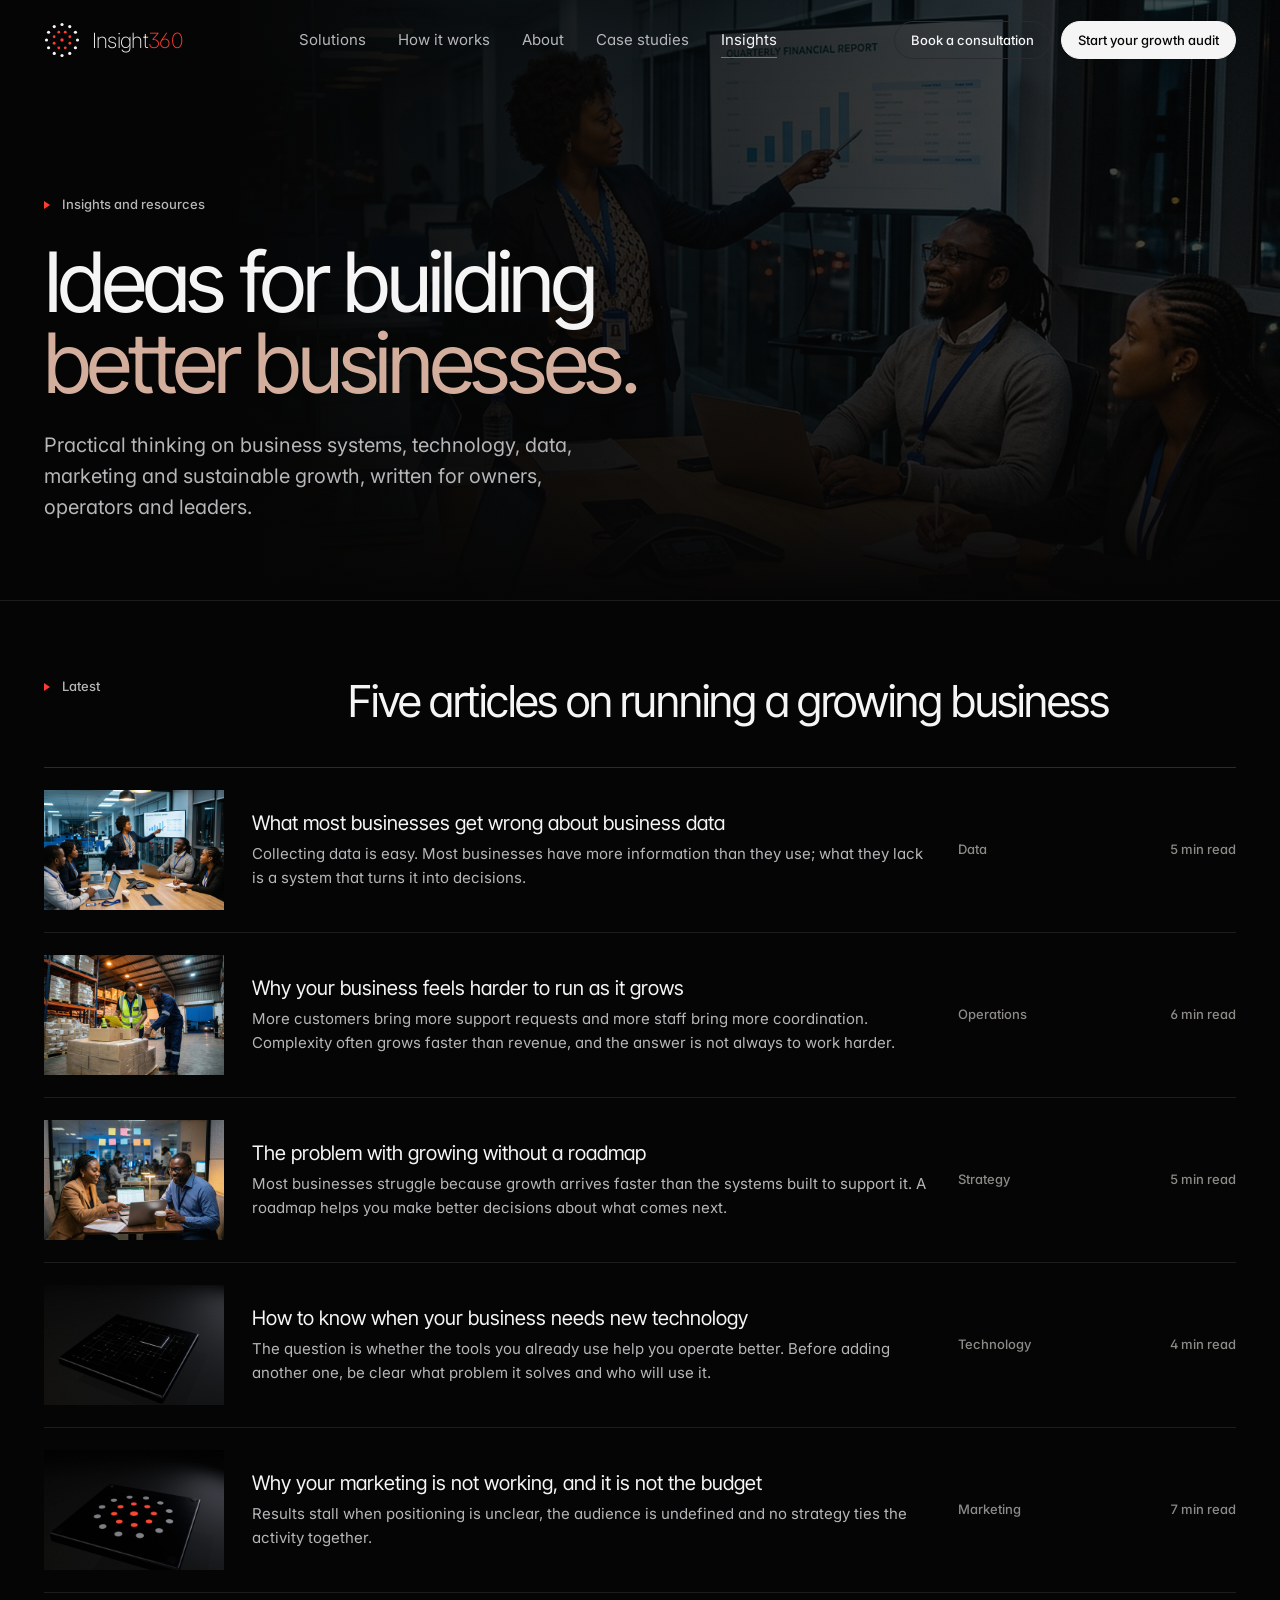
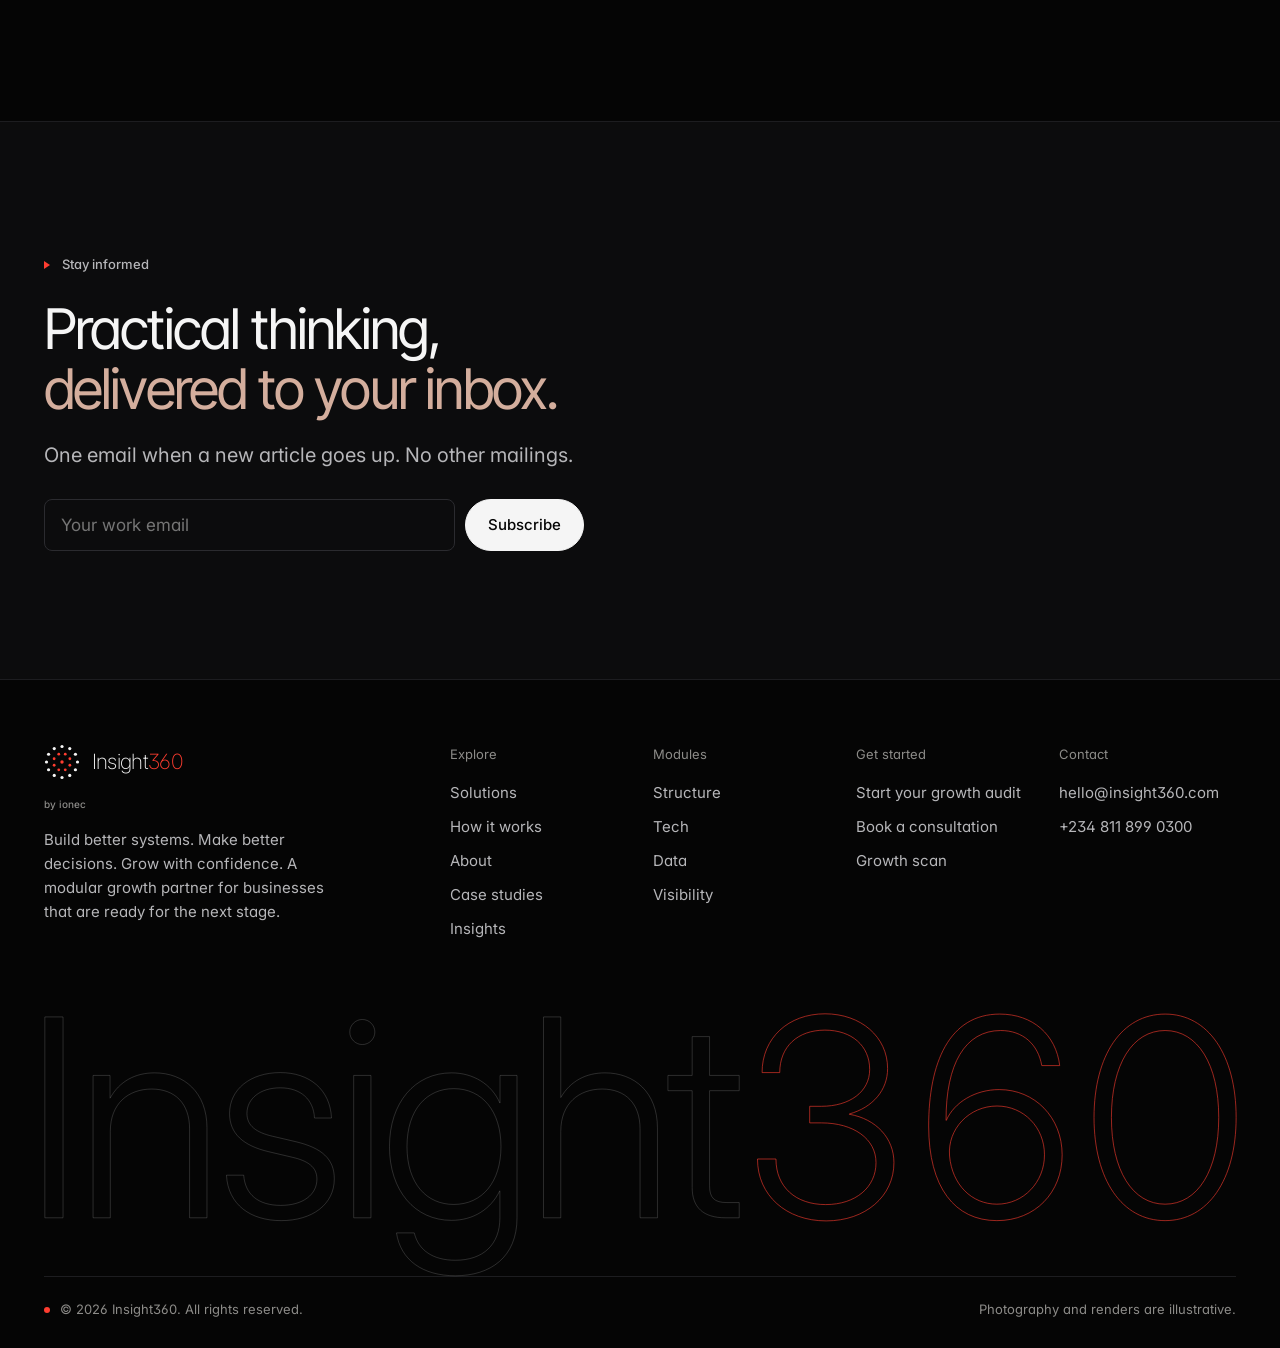
<file: insights.html>
<!DOCTYPE html>
<html lang="en-GB">
<head>
<meta charset="utf-8">
<meta name="viewport" content="width=device-width, initial-scale=1">
<title>Insights | Insight360</title>
<meta name="description" content="Practical insights on business systems, technology, data, marketing and sustainable growth for owners and leadership teams.">
<meta property="og:title" content="Insights | Insight360">
<meta property="og:description" content="Practical insights on business systems, technology, data, marketing and sustainable growth for owners and leadership teams.">
<meta property="og:type" content="website">
<meta property="og:image" content="img/i360_og.jpg">
<meta name="theme-color" content="#050505">
<link rel="icon" href="data:image/svg+xml,%3Csvg viewBox='0 0 36 36' aria-hidden='true' focusable='false' %3E%3Ccircle cx='18' cy='2.5' r='1.6' fill='%23F5F5F5'/%3E%3Ccircle cx='25.75' cy='4.5766' r='1.6' fill='%23F5F5F5'/%3E%3Ccircle cx='31.4234' cy='10.25' r='1.6' fill='%23F5F5F5'/%3E%3Ccircle cx='33.5' cy='18' r='1.6' fill='%23F5F5F5'/%3E%3Ccircle cx='31.4234' cy='25.75' r='1.6' fill='%23F5F5F5'/%3E%3Ccircle cx='25.75' cy='31.4234' r='1.6' fill='%23F5F5F5'/%3E%3Ccircle cx='18' cy='33.5' r='1.6' fill='%23F5F5F5'/%3E%3Ccircle cx='10.25' cy='31.4234' r='1.6' fill='%23F5F5F5'/%3E%3Ccircle cx='4.5766' cy='25.75' r='1.6' fill='%23F5F5F5'/%3E%3Ccircle cx='2.5' cy='18' r='1.6' fill='%23F5F5F5'/%3E%3Ccircle cx='4.5766' cy='10.25' r='1.6' fill='%23F5F5F5'/%3E%3Ccircle cx='10.25' cy='4.5766' r='1.6' fill='%23F5F5F5'/%3E%3Ccircle cx='21.2528' cy='10.147' r='1.4' fill='%23FE3D30'/%3E%3Ccircle cx='25.853' cy='14.7472' r='1.4' fill='%23FE3D30'/%3E%3Ccircle cx='25.853' cy='21.2528' r='1.4' fill='%23FE3D30'/%3E%3Ccircle cx='21.2528' cy='25.853' r='1.4' fill='%23FE3D30'/%3E%3Ccircle cx='14.7472' cy='25.853' r='1.4' fill='%23FE3D30'/%3E%3Ccircle cx='10.147' cy='21.2528' r='1.4' fill='%23FE3D30'/%3E%3Ccircle cx='10.147' cy='14.7472' r='1.4' fill='%23FE3D30'/%3E%3Ccircle cx='14.7472' cy='10.147' r='1.4' fill='%23FE3D30'/%3E%3Ccircle cx='18' cy='18' r='1.7' fill='%23FE3D30'/%3E%3C/svg%3E">
<link rel="preconnect" href="https://fonts.googleapis.com">
<link rel="preconnect" href="https://fonts.gstatic.com" crossorigin>
<link href="https://fonts.googleapis.com/css2?family=Inter:wght@200;300;400;500;600&amp;family=Inter+Tight:wght@300;400;500&amp;display=swap" rel="stylesheet">
<link rel="stylesheet" href="assets/site.css">
<script>document.documentElement.classList.add("js");</script>
</head>
<body>
<a class="skip" href="#main">Skip to content</a>
<header class="site-header">
  <div class="wrap">
    <a class="brand" href="index.html" aria-label="Insight360 home"><svg viewBox="0 0 36 36" aria-hidden="true" focusable="false" ><circle cx="18" cy="2.5" r="1.6" fill="currentColor"/><circle cx="25.75" cy="4.5766" r="1.6" fill="currentColor"/><circle cx="31.4234" cy="10.25" r="1.6" fill="currentColor"/><circle cx="33.5" cy="18" r="1.6" fill="currentColor"/><circle cx="31.4234" cy="25.75" r="1.6" fill="currentColor"/><circle cx="25.75" cy="31.4234" r="1.6" fill="currentColor"/><circle cx="18" cy="33.5" r="1.6" fill="currentColor"/><circle cx="10.25" cy="31.4234" r="1.6" fill="currentColor"/><circle cx="4.5766" cy="25.75" r="1.6" fill="currentColor"/><circle cx="2.5" cy="18" r="1.6" fill="currentColor"/><circle cx="4.5766" cy="10.25" r="1.6" fill="currentColor"/><circle cx="10.25" cy="4.5766" r="1.6" fill="currentColor"/><circle cx="21.2528" cy="10.147" r="1.4" fill="#FE3D30"/><circle cx="25.853" cy="14.7472" r="1.4" fill="#FE3D30"/><circle cx="25.853" cy="21.2528" r="1.4" fill="#FE3D30"/><circle cx="21.2528" cy="25.853" r="1.4" fill="#FE3D30"/><circle cx="14.7472" cy="25.853" r="1.4" fill="#FE3D30"/><circle cx="10.147" cy="21.2528" r="1.4" fill="#FE3D30"/><circle cx="10.147" cy="14.7472" r="1.4" fill="#FE3D30"/><circle cx="14.7472" cy="10.147" r="1.4" fill="#FE3D30"/><circle cx="18" cy="18" r="1.7" fill="#FE3D30"/></svg><span class="brand-word">Insight<b>360</b></span></a>
    <nav class="nav" aria-label="Main"><a href="solutions.html">Solutions</a><a href="how-it-works.html">How it works</a><a href="about.html">About</a><a href="case-studies.html">Case studies</a><a href="insights.html" aria-current="page">Insights</a></nav>
    <div class="header-cta">
      <a class="btn btn--sm" href="contact.html?interest=Consultation">Book a consultation</a>
      <a class="btn btn--sm btn--solid" href="contact.html?interest=Growth%20Audit">Start your growth audit</a>
      <button class="menu-btn" type="button" aria-expanded="false" aria-controls="mobile-nav" aria-label="Open menu"><span></span></button>
    </div>
  </div>
</header>
<nav class="mobile-nav" id="mobile-nav" aria-label="Mobile"><a href="index.html">Home<span>01</span></a><a href="solutions.html">Solutions<span>02</span></a><a href="how-it-works.html">How it works<span>03</span></a><a href="about.html">About<span>04</span></a><a href="case-studies.html">Case studies<span>05</span></a><a href="insights.html">Insights<span>06</span></a><a href="contact.html">Contact<span>07</span></a>
  <div class="actions"><a class="btn btn--solid" href="contact.html?interest=Growth%20Audit">Start your growth audit</a><a class="btn" href="contact.html?interest=Consultation">Book a consultation</a></div>
</nav>
<main id="main">
<section class="page-hero">
  <div class="page-hero-media"><img src="img/i360_report.jpg" alt="" width="1536" height="1024" style="object-position:70% 50%"></div>
  <div class="wrap grid">
    <span class="eyebrow">Insights and resources</span>
    <h1 class="display">Ideas for building <span class="tone">better businesses.</span></h1>
    <p class="lead">Practical thinking on business systems, technology, data, marketing and sustainable growth, written for owners, operators and leaders.</p>
  </div>
</section>

<section class="section rule-top" style="padding-top:clamp(56px,6vw,96px)" aria-labelledby="all-title">
  <div class="wrap">
    <div class="grid sec-head" data-rise style="margin-bottom:40px">
      <div class="sec-meta"><span class="eyebrow">Latest</span></div>
      <div class="sec-title"><h2 class="h3" id="all-title">Five articles on running a growing business</h2></div>
    </div>
    <ul class="articles">
      <li class="article"><figure><img src="img/i360_report-sm.jpg" width="960" height="640" alt="" loading="lazy"></figure><div><h3>What most businesses get wrong about business data</h3><p>Collecting data is easy. Most businesses have more information than they use; what they lack is a system that turns it into decisions.</p></div><span class="cat">Data</span><span class="time">5 min read</span></li>
      <li class="article"><figure><img src="img/i360_ops-sm.jpg" width="960" height="640" alt="" loading="lazy"></figure><div><h3>Why your business feels harder to run as it grows</h3><p>More customers bring more support requests and more staff bring more coordination. Complexity often grows faster than revenue, and the answer is not always to work harder.</p></div><span class="cat">Operations</span><span class="time">6 min read</span></li>
      <li class="article"><figure><img src="img/i360_roadmap-sm.jpg" width="960" height="640" alt="" loading="lazy"></figure><div><h3>The problem with growing without a roadmap</h3><p>Most businesses struggle because growth arrives faster than the systems built to support it. A roadmap helps you make better decisions about what comes next.</p></div><span class="cat">Strategy</span><span class="time">5 min read</span></li>
      <li class="article"><figure><img src="img/i360_r_tech-sm.jpg" width="960" height="640" alt="" loading="lazy"></figure><div><h3>How to know when your business needs new technology</h3><p>The question is whether the tools you already use help you operate better. Before adding another one, be clear what problem it solves and who will use it.</p></div><span class="cat">Technology</span><span class="time">4 min read</span></li>
      <li class="article"><figure><img src="img/i360_r_visibility-sm.jpg" width="960" height="640" alt="" loading="lazy"></figure><div><h3>Why your marketing is not working, and it is not the budget</h3><p>Results stall when positioning is unclear, the audience is undefined and no strategy ties the activity together.</p></div><span class="cat">Marketing</span><span class="time">7 min read</span></li>
    </ul>
  </div>
</section>

<section class="section section--raise rule-top" aria-labelledby="news-title">
  <div class="wrap grid">
    <div style="grid-column:1 / span 7">
      <span class="eyebrow">Stay informed</span>
      <h2 class="h2" id="news-title" style="margin-top:22px">Practical thinking, <span class="tone">delivered to your inbox.</span></h2>
      <p class="lead" style="margin-top:20px">One email when a new article goes up. No other mailings.</p>
      <form class="signup" name="newsletter" method="POST" data-netlify="true" netlify-honeypot="company_website" data-form data-status="#news-status" data-success="Subscribed. The next article will come to your inbox." novalidate>
        <input type="hidden" name="form-name" value="newsletter">
        <p class="hidden-field"><label>Leave this empty <input name="company_website"></label></p>
        <div class="field" data-required><label class="sr-only" for="news-email">Email address</label><input type="email" id="news-email" name="email" placeholder="Your work email" autocomplete="email"><span class="error">Enter an email address, like name@company.com</span></div>
        <button class="btn btn--solid" type="submit" style="height:52px">Subscribe</button>
      </form>
      <p class="form-status mt-s" id="news-status" tabindex="-1" role="status"></p>
    </div>
  </div>
</section>

</main>

<footer class="site-footer">
  <div class="wrap">
    <div class="grid">
      <div class="foot-brand">
        <a class="brand" href="index.html" aria-label="Insight360 home"><svg viewBox="0 0 36 36" aria-hidden="true" focusable="false" ><circle cx="18" cy="2.5" r="1.6" fill="currentColor"/><circle cx="25.75" cy="4.5766" r="1.6" fill="currentColor"/><circle cx="31.4234" cy="10.25" r="1.6" fill="currentColor"/><circle cx="33.5" cy="18" r="1.6" fill="currentColor"/><circle cx="31.4234" cy="25.75" r="1.6" fill="currentColor"/><circle cx="25.75" cy="31.4234" r="1.6" fill="currentColor"/><circle cx="18" cy="33.5" r="1.6" fill="currentColor"/><circle cx="10.25" cy="31.4234" r="1.6" fill="currentColor"/><circle cx="4.5766" cy="25.75" r="1.6" fill="currentColor"/><circle cx="2.5" cy="18" r="1.6" fill="currentColor"/><circle cx="4.5766" cy="10.25" r="1.6" fill="currentColor"/><circle cx="10.25" cy="4.5766" r="1.6" fill="currentColor"/><circle cx="21.2528" cy="10.147" r="1.4" fill="#FE3D30"/><circle cx="25.853" cy="14.7472" r="1.4" fill="#FE3D30"/><circle cx="25.853" cy="21.2528" r="1.4" fill="#FE3D30"/><circle cx="21.2528" cy="25.853" r="1.4" fill="#FE3D30"/><circle cx="14.7472" cy="25.853" r="1.4" fill="#FE3D30"/><circle cx="10.147" cy="21.2528" r="1.4" fill="#FE3D30"/><circle cx="10.147" cy="14.7472" r="1.4" fill="#FE3D30"/><circle cx="14.7472" cy="10.147" r="1.4" fill="#FE3D30"/><circle cx="18" cy="18" r="1.7" fill="#FE3D30"/></svg><span class="brand-word">Insight<b>360</b></span></a>
        <span class="by">by ionec</span>
        <p>Build better systems. Make better decisions. Grow with confidence. A modular growth partner for businesses that are ready for the next stage.</p>
      </div>
      <div class="foot-col"><h4>Explore</h4><a href="solutions.html">Solutions</a><a href="how-it-works.html">How it works</a><a href="about.html">About</a><a href="case-studies.html">Case studies</a><a href="insights.html">Insights</a></div>
      <div class="foot-col"><h4>Modules</h4><a href="solutions.html#structure">Structure</a><a href="solutions.html#tech">Tech</a><a href="solutions.html#data">Data</a><a href="solutions.html#visibility">Visibility</a></div>
      <div class="foot-col"><h4>Get started</h4><a href="contact.html?interest=Growth%20Audit">Start your growth audit</a><a href="contact.html?interest=Consultation">Book a consultation</a><a href="index.html#scan">Growth scan</a></div>
      <div class="foot-col"><h4>Contact</h4><a href="mailto:hello@insight360.com">hello@insight360.com</a><a href="tel:+2348118990300">+234 811 899 0300</a></div>
    </div>
    <div class="foot-word" aria-hidden="true"><svg class="outline" viewBox="0 0 8848 1955" aria-hidden="true" focusable="false"><g transform="translate(-149 1519) scale(1 -1)"><path d="M3199.2 -430C3458.2 -430 3657.2 -294 3657.2 0V1056H3531.2V851H3530.2C3468.2 994 3329.2 1075 3171.2 1075C2900.2 1075 2711.2 855 2711.2 528C2711.2 201 2899.2 -19 3171.2 -19C3331.2 -19 3462.2 62 3529.2 200H3530.2V0C3530.2 -197 3408.2 -315 3199.2 -315C3035.2 -315 2926.2 -242 2895.2 -112H2763.2C2793.2 -313 2957.2 -430 3199.2 -430ZM3188.2 99C2987.2 99 2841.2 253 2841.2 528C2841.2 803 2987.2 958 3188.2 958C3400.2 958 3538.2 789 3538.2 528C3538.2 267 3400.2 99 3188.2 99ZM3981.8 641C3981.8 849 4116.8 955 4288.8 955C4461.8 955 4569.8 848 4569.8 659V0H4698.8V667C4698.8 930 4528.8 1075 4309.8 1075C4170.8 1075 4053.8 1016 3981.8 892V1490H3853.8V0H3981.8ZM1908.1 -21C2137.1 -21 2302.1 98 2302.1 289C2302.1 437 2209.1 518 2018.1 564L1843.1 605C1723.1 633 1654.1 682 1654.1 774C1654.1 883 1751.1 964 1901.1 964C2054.1 964 2148.1 877 2155.1 740H2281.1C2272.1 950 2119.1 1077 1901.1 1077C1678.1 1077 1525.1 952 1525.1 774C1525.1 625 1625.1 535 1816.1 490L1990.1 449C2103.1 423 2173.1 379 2173.1 287C2173.1 172 2070.1 92 1905.1 92C1737.1 92 1640.1 174 1630.1 316H1502.1C1514.1 97 1680.1 -21 1908.1 -21ZM640.6 641C640.6 849 775.6 955 947.6 955C1120.6 955 1228.6 848 1228.6 659V0H1357.6V667C1357.6 930 1187.6 1075 968.6 1075C828.6 1075 709.6 1015 638.6 887V1056H512.6V0H640.6ZM5305.4 1056H5085.4V1344H4956.4V1056H4776.4V943H4956.4V225C4956.4 76 5039.4 0 5203.4 0H5305.4V113H5213.4C5120.4 113 5085.4 148 5085.4 237V943H5305.4ZM290 1490H155V0H290ZM2445.7 0H2573.7V1056H2445.7ZM2509.7 1285C2560.7 1285 2602.7 1327 2602.7 1378C2602.7 1429 2560.7 1471 2509.7 1471C2458.7 1471 2416.7 1429 2416.7 1378C2416.7 1327 2458.7 1285 2509.7 1285Z"/><path class="accent" d="M8464 -21C8783 -21 8991 282 8991 744C8991 1208 8783 1511 8464 1511C8145 1511 7937 1208 7937 744C7937 282 8145 -21 8464 -21ZM7216.5 -21C7502.5 -21 7700.5 189 7700.5 467C7700.5 745 7497.5 951 7233.5 951C7056.5 951 6899.5 857 6841.5 723H6839.5C6837.5 1138 6979.5 1389 7244.5 1389C7410.5 1389 7521.5 1287 7549.5 1129H7682.5C7654.5 1358 7482.5 1511 7237.5 1511C6862.5 1511 6710.5 1149 6710.5 681C6710.5 225 6904.5 -21 7216.5 -21ZM8464 101C8222 101 8066 351 8066 744C8066 1138 8222 1389 8464 1389C8706 1389 8862 1138 8862 744C8862 351 8706 101 8464 101ZM5949.9 -23C6240.9 -23 6452.9 159 6452.9 409C6452.9 589 6322.9 733 6121.9 768V770C6297.9 819 6405.9 948 6405.9 1107C6405.9 1342 6207.9 1513 5941.9 1513C5668.9 1513 5474.9 1333 5474.9 1077H5605.9C5605.9 1270 5738.9 1392 5940.9 1392C6139.9 1392 6272.9 1276 6272.9 1100C6272.9 934 6123.9 827 5914.9 827H5827.9V704H5914.9C6152.9 704 6319.9 586 6319.9 409C6319.9 226 6168.9 98 5946.9 98C5723.9 98 5577.9 228 5577.9 436H5440.9C5440.9 166 5653.9 -23 5949.9 -23ZM7216.5 101C7029.5 101 6884.5 246 6865.5 458C6848.5 660 7011.5 829 7217.5 829C7415.5 829 7569.5 671 7569.5 467C7569.5 265 7415.5 101 7216.5 101Z"/></g></svg></div>
    <div class="foot-base"><span>&copy; 2026 Insight360. All rights reserved.</span><span>Photography and renders are illustrative.</span></div>
  </div>
</footer>
<script src="assets/site.js"></script>
</body>
</html>
</file>
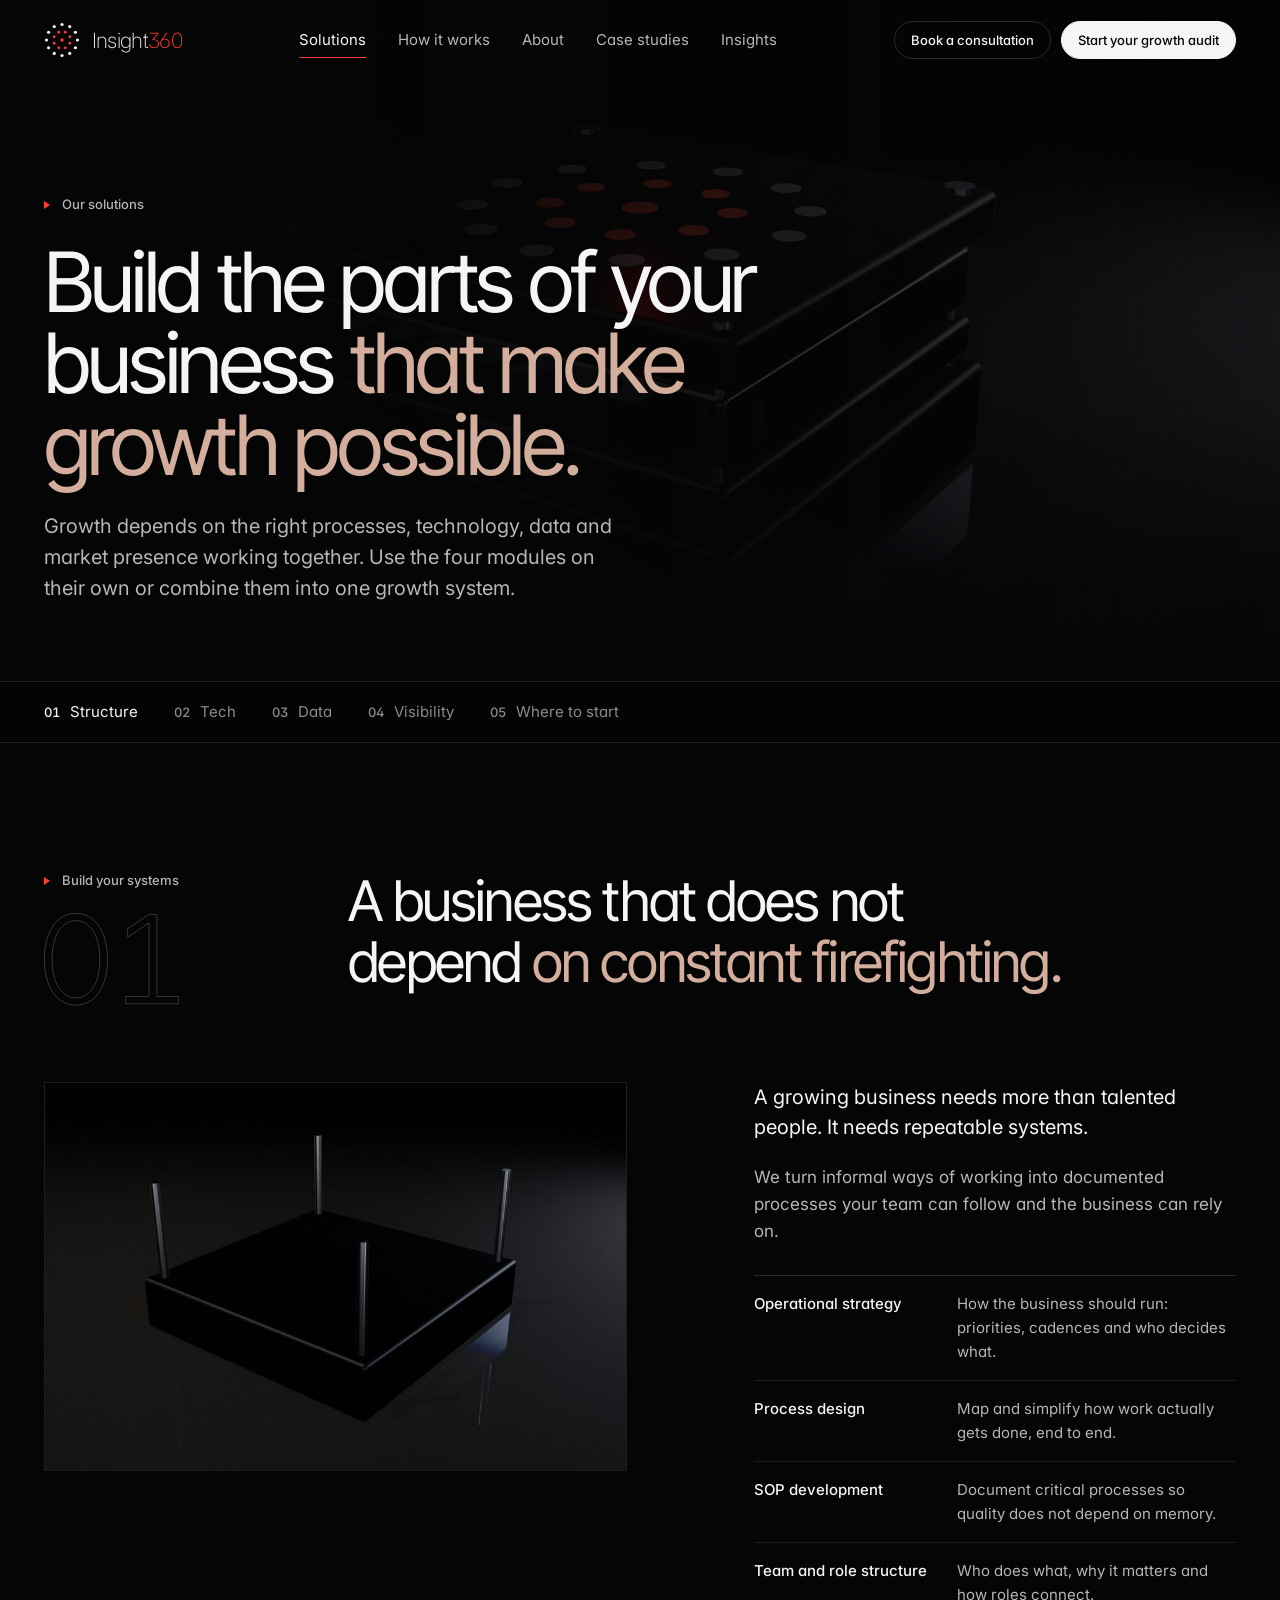
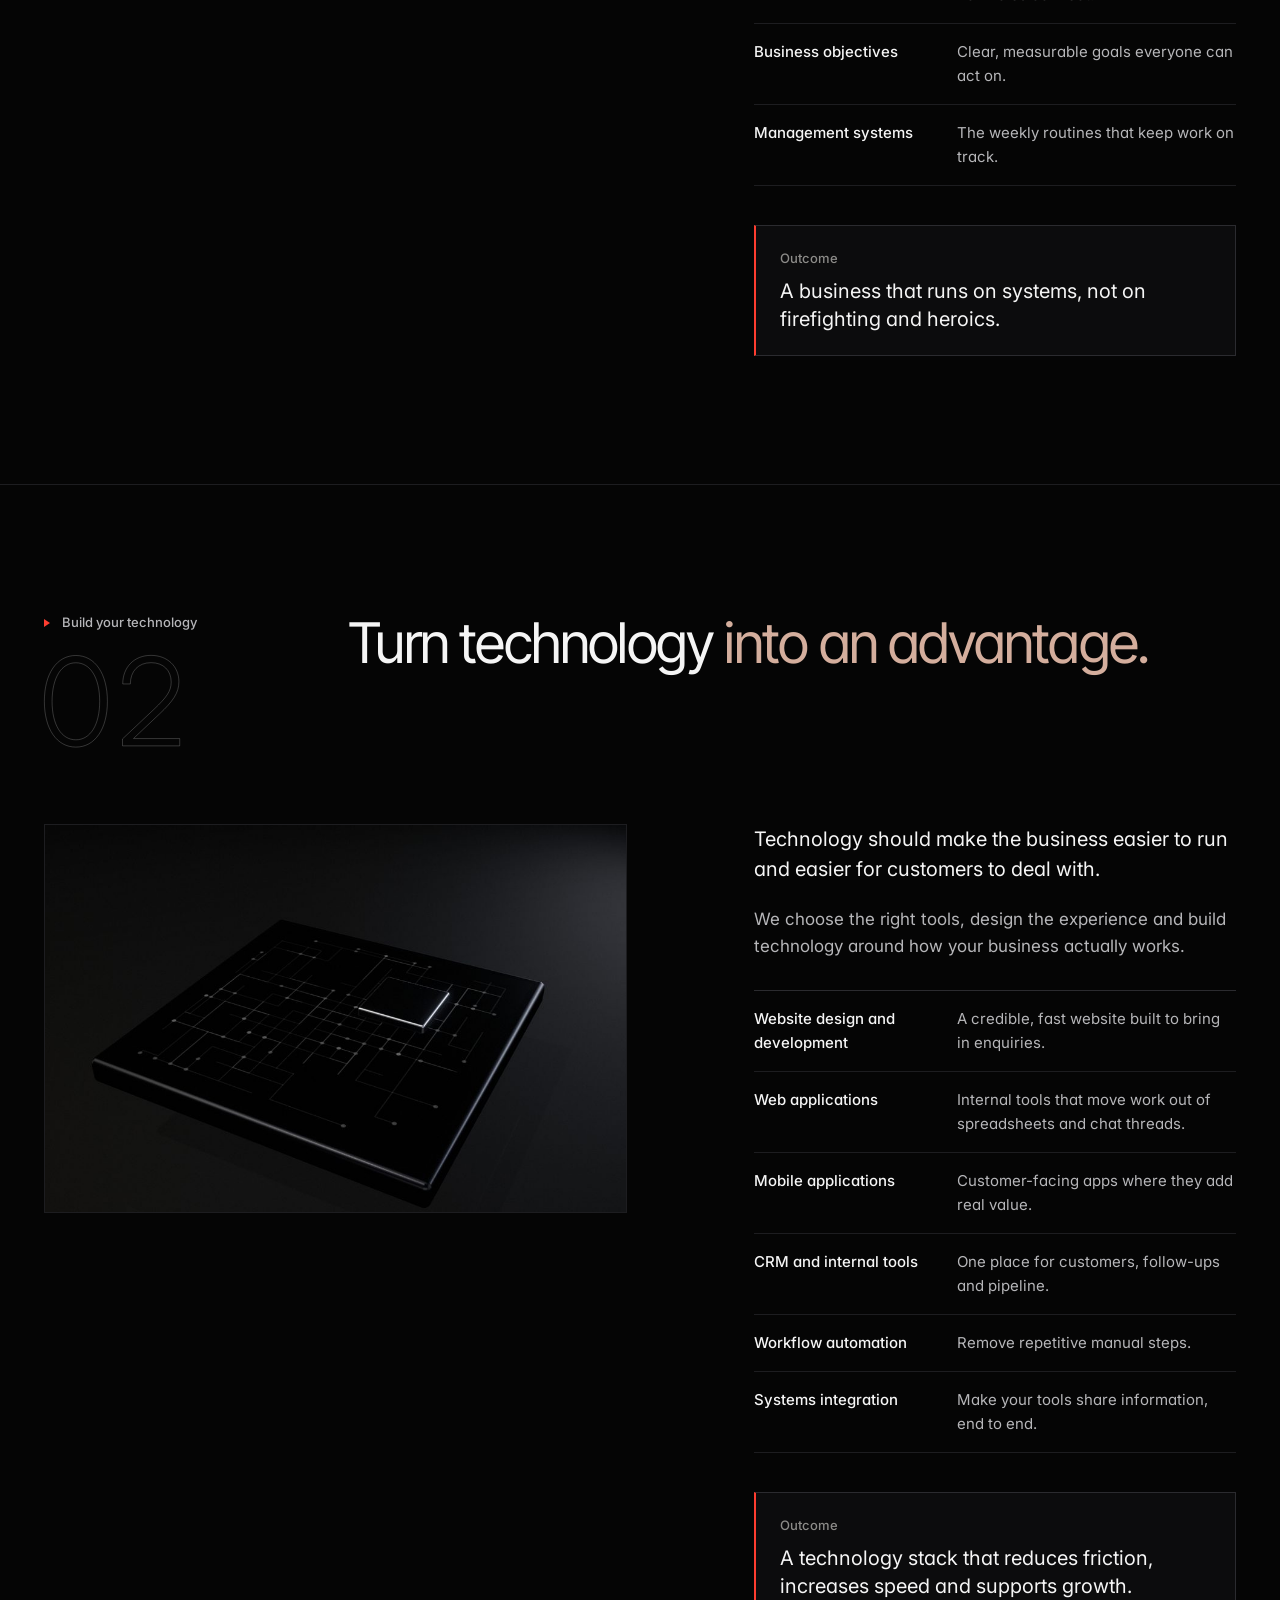
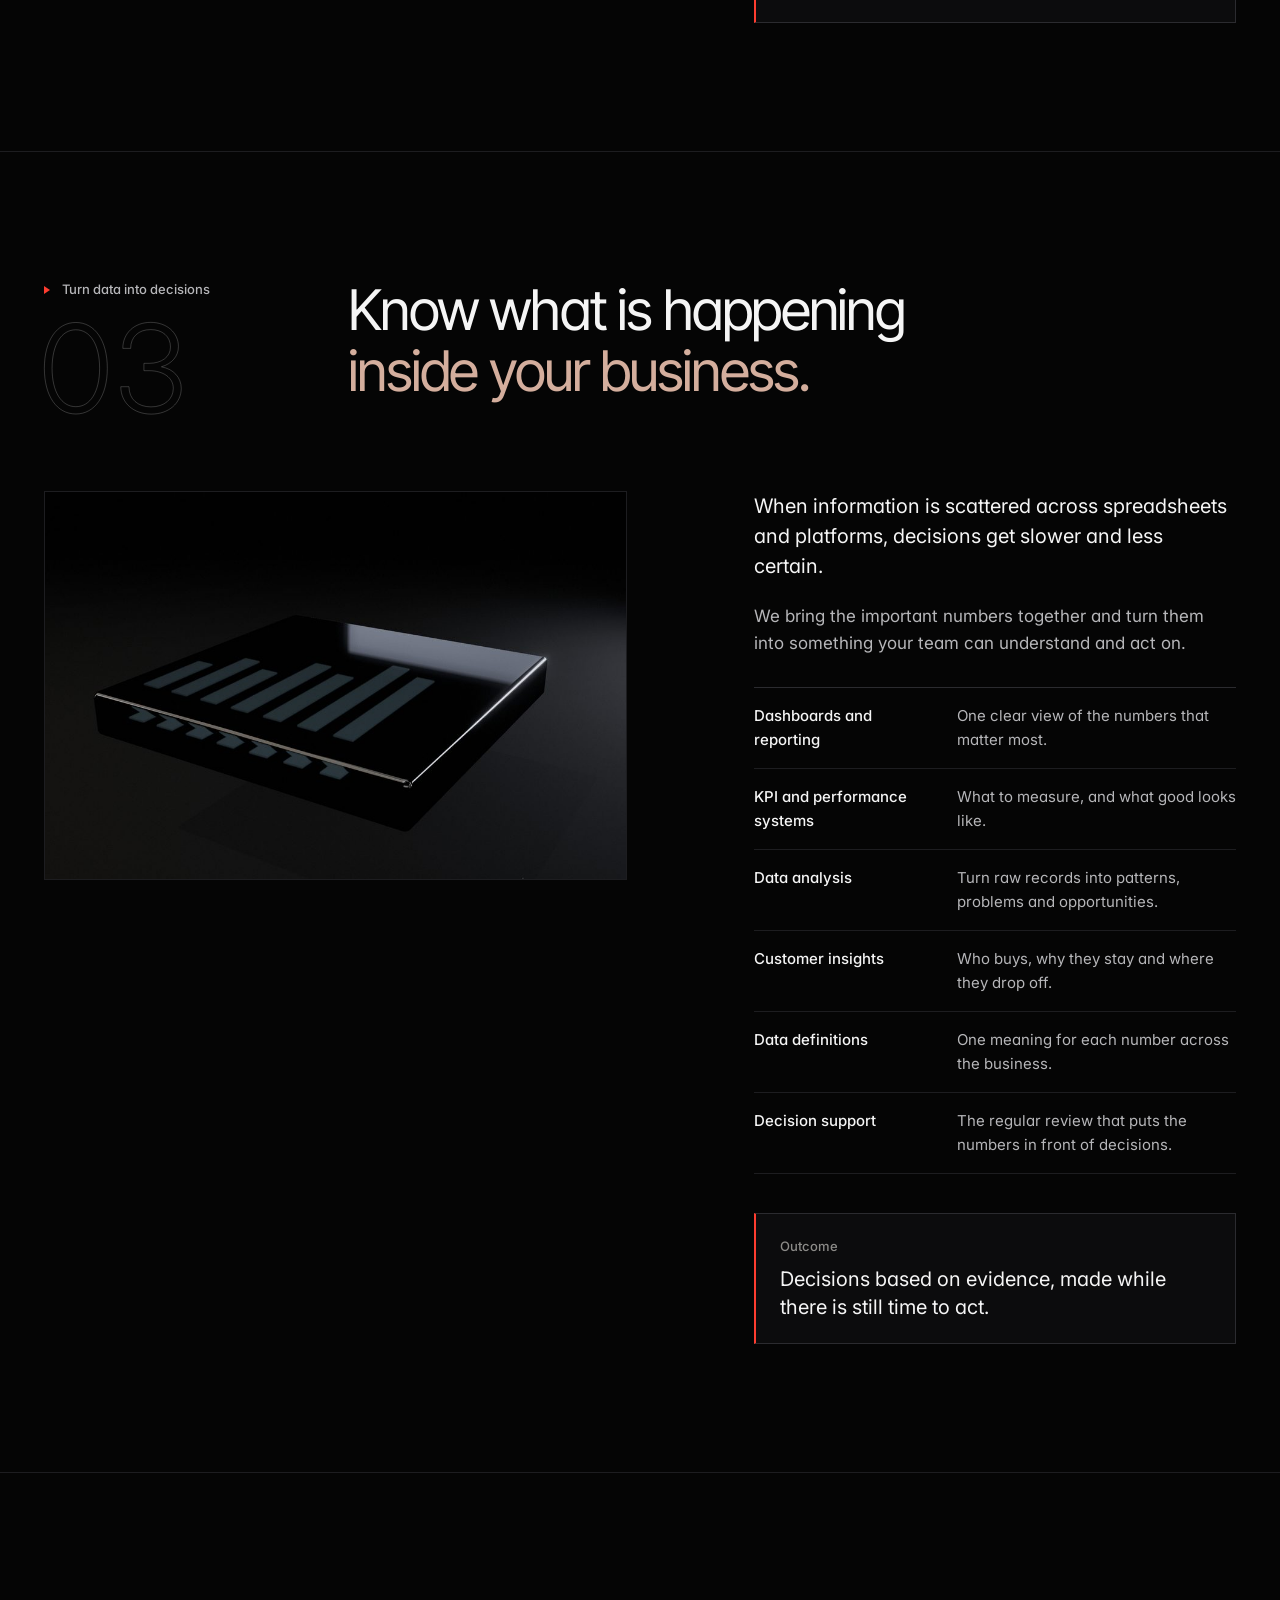
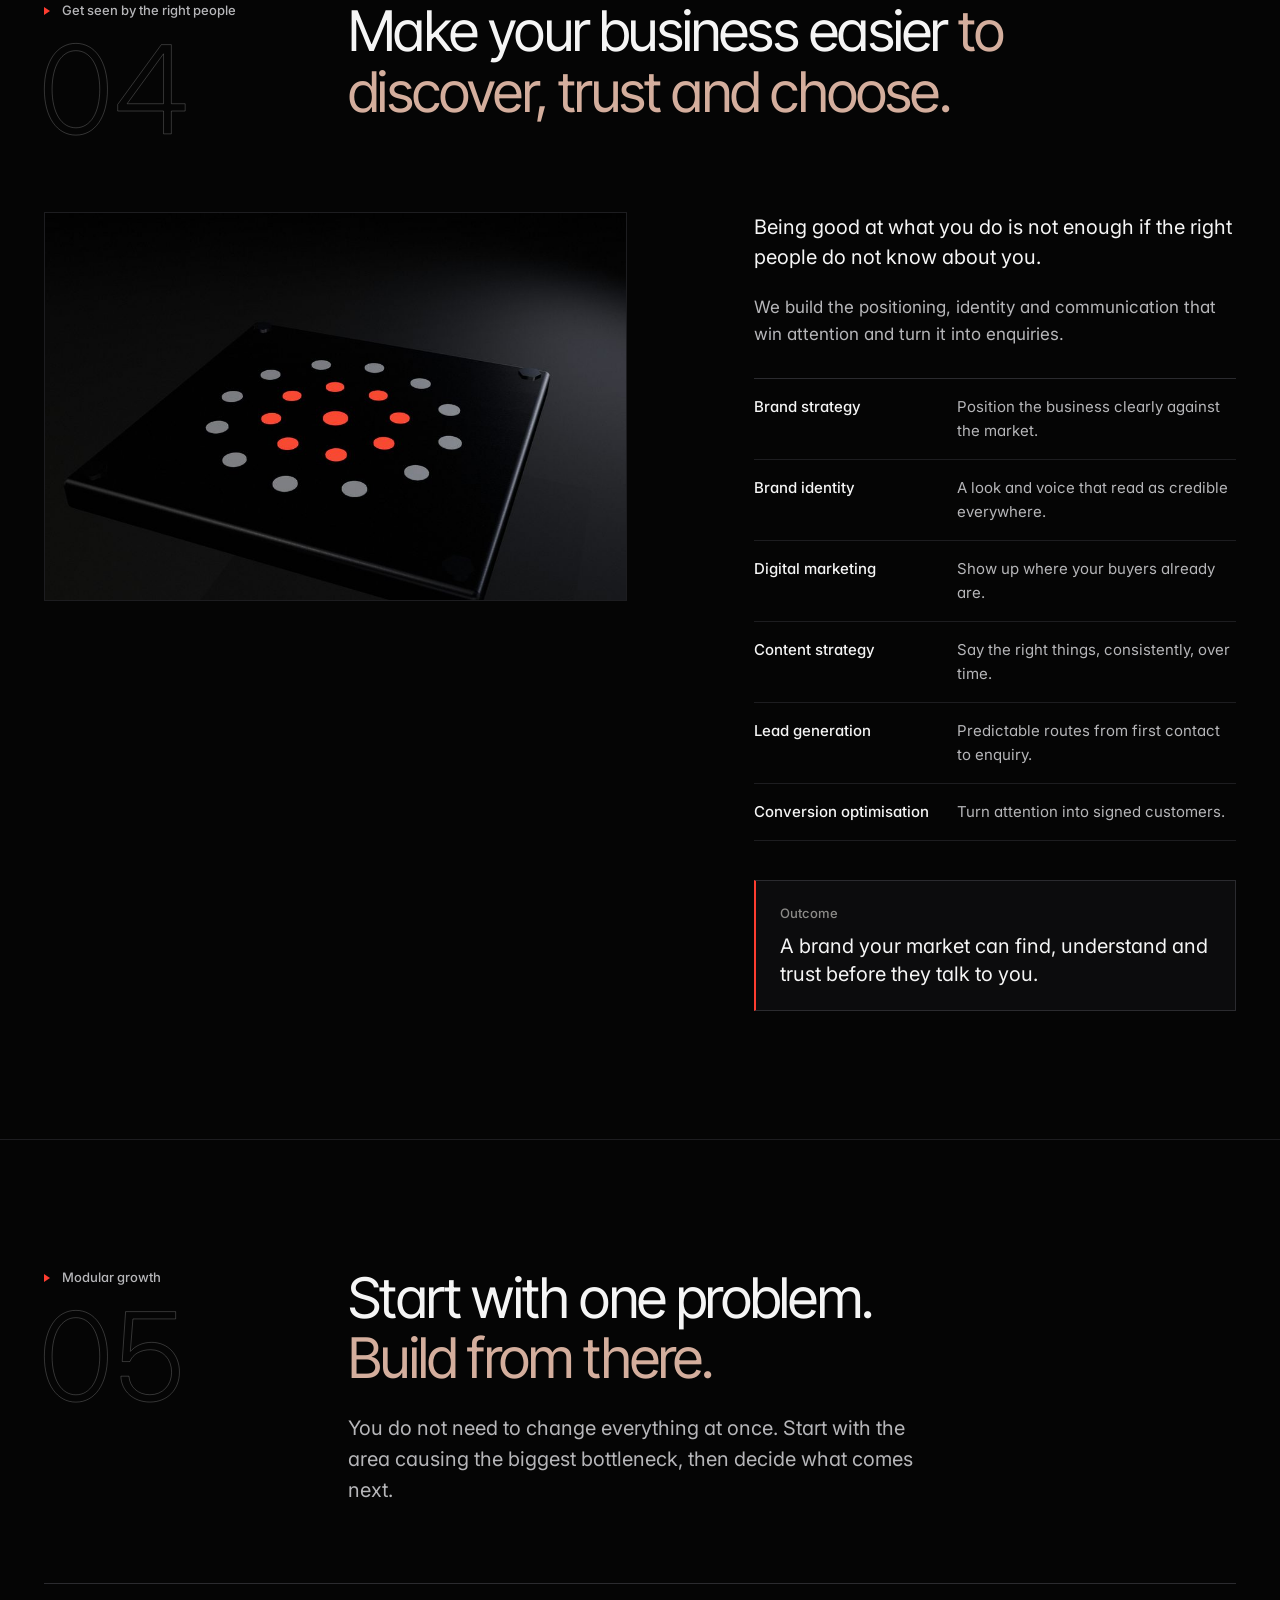
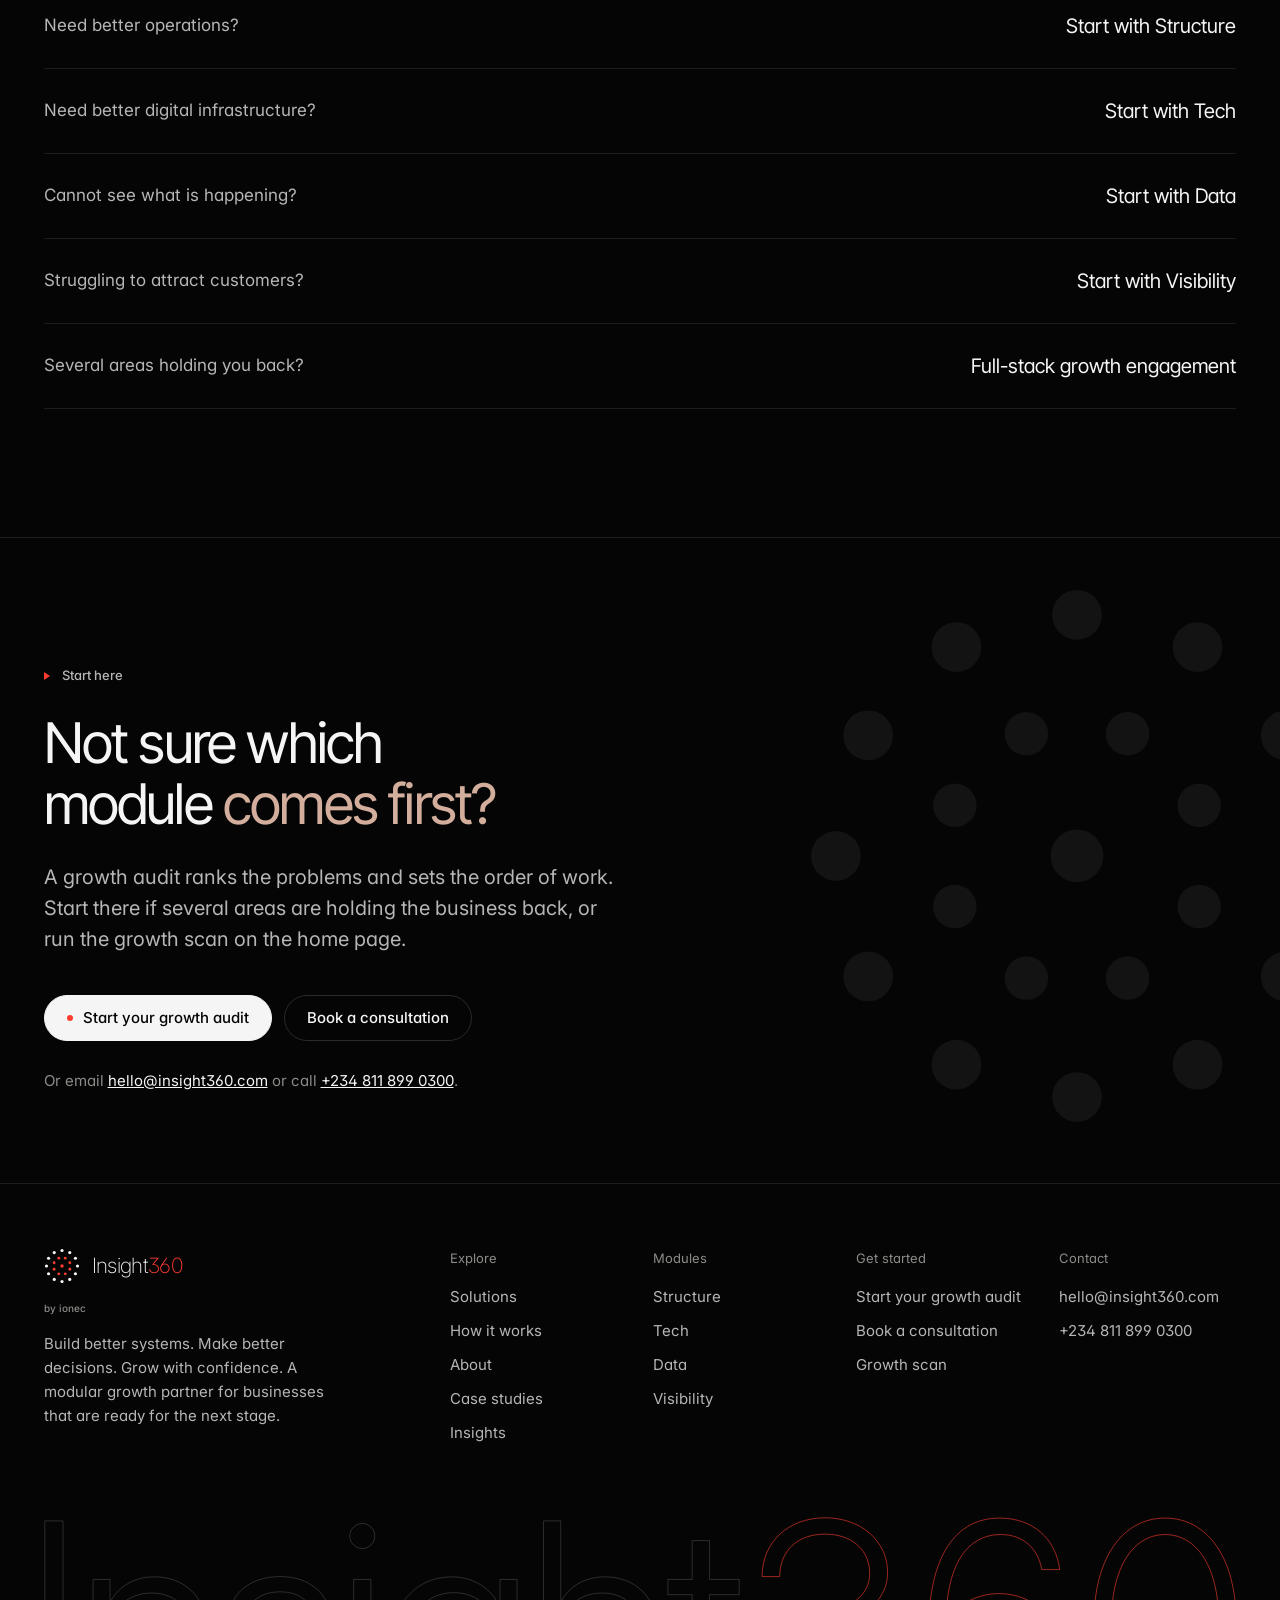
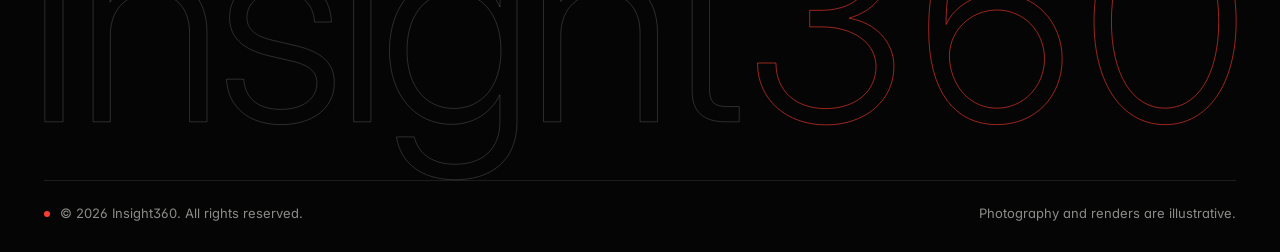
<file: solutions.html>
<!DOCTYPE html>
<html lang="en-GB">
<head>
<meta charset="utf-8">
<meta name="viewport" content="width=device-width, initial-scale=1">
<title>Solutions | Insight360</title>
<meta name="description" content="Four modular growth solutions: Structure, Tech, Data and Visibility. Use one to clear the biggest bottleneck or combine them into one programme.">
<meta property="og:title" content="Solutions | Insight360">
<meta property="og:description" content="Four modular growth solutions: Structure, Tech, Data and Visibility. Use one to clear the biggest bottleneck or combine them into one programme.">
<meta property="og:type" content="website">
<meta property="og:image" content="img/i360_og.jpg">
<meta name="theme-color" content="#050505">
<link rel="icon" href="data:image/svg+xml,%3Csvg viewBox='0 0 36 36' aria-hidden='true' focusable='false' %3E%3Ccircle cx='18' cy='2.5' r='1.6' fill='%23F5F5F5'/%3E%3Ccircle cx='25.75' cy='4.5766' r='1.6' fill='%23F5F5F5'/%3E%3Ccircle cx='31.4234' cy='10.25' r='1.6' fill='%23F5F5F5'/%3E%3Ccircle cx='33.5' cy='18' r='1.6' fill='%23F5F5F5'/%3E%3Ccircle cx='31.4234' cy='25.75' r='1.6' fill='%23F5F5F5'/%3E%3Ccircle cx='25.75' cy='31.4234' r='1.6' fill='%23F5F5F5'/%3E%3Ccircle cx='18' cy='33.5' r='1.6' fill='%23F5F5F5'/%3E%3Ccircle cx='10.25' cy='31.4234' r='1.6' fill='%23F5F5F5'/%3E%3Ccircle cx='4.5766' cy='25.75' r='1.6' fill='%23F5F5F5'/%3E%3Ccircle cx='2.5' cy='18' r='1.6' fill='%23F5F5F5'/%3E%3Ccircle cx='4.5766' cy='10.25' r='1.6' fill='%23F5F5F5'/%3E%3Ccircle cx='10.25' cy='4.5766' r='1.6' fill='%23F5F5F5'/%3E%3Ccircle cx='21.2528' cy='10.147' r='1.4' fill='%23FE3D30'/%3E%3Ccircle cx='25.853' cy='14.7472' r='1.4' fill='%23FE3D30'/%3E%3Ccircle cx='25.853' cy='21.2528' r='1.4' fill='%23FE3D30'/%3E%3Ccircle cx='21.2528' cy='25.853' r='1.4' fill='%23FE3D30'/%3E%3Ccircle cx='14.7472' cy='25.853' r='1.4' fill='%23FE3D30'/%3E%3Ccircle cx='10.147' cy='21.2528' r='1.4' fill='%23FE3D30'/%3E%3Ccircle cx='10.147' cy='14.7472' r='1.4' fill='%23FE3D30'/%3E%3Ccircle cx='14.7472' cy='10.147' r='1.4' fill='%23FE3D30'/%3E%3Ccircle cx='18' cy='18' r='1.7' fill='%23FE3D30'/%3E%3C/svg%3E">
<link rel="preconnect" href="https://fonts.googleapis.com">
<link rel="preconnect" href="https://fonts.gstatic.com" crossorigin>
<link href="https://fonts.googleapis.com/css2?family=Inter:wght@200;300;400;500;600&amp;family=Inter+Tight:wght@300;400;500&amp;display=swap" rel="stylesheet">
<link rel="stylesheet" href="assets/site.css">
<script>document.documentElement.classList.add("js");</script>
</head>
<body>
<a class="skip" href="#main">Skip to content</a>
<header class="site-header">
  <div class="wrap">
    <a class="brand" href="index.html" aria-label="Insight360 home"><svg viewBox="0 0 36 36" aria-hidden="true" focusable="false" ><circle cx="18" cy="2.5" r="1.6" fill="currentColor"/><circle cx="25.75" cy="4.5766" r="1.6" fill="currentColor"/><circle cx="31.4234" cy="10.25" r="1.6" fill="currentColor"/><circle cx="33.5" cy="18" r="1.6" fill="currentColor"/><circle cx="31.4234" cy="25.75" r="1.6" fill="currentColor"/><circle cx="25.75" cy="31.4234" r="1.6" fill="currentColor"/><circle cx="18" cy="33.5" r="1.6" fill="currentColor"/><circle cx="10.25" cy="31.4234" r="1.6" fill="currentColor"/><circle cx="4.5766" cy="25.75" r="1.6" fill="currentColor"/><circle cx="2.5" cy="18" r="1.6" fill="currentColor"/><circle cx="4.5766" cy="10.25" r="1.6" fill="currentColor"/><circle cx="10.25" cy="4.5766" r="1.6" fill="currentColor"/><circle cx="21.2528" cy="10.147" r="1.4" fill="#FE3D30"/><circle cx="25.853" cy="14.7472" r="1.4" fill="#FE3D30"/><circle cx="25.853" cy="21.2528" r="1.4" fill="#FE3D30"/><circle cx="21.2528" cy="25.853" r="1.4" fill="#FE3D30"/><circle cx="14.7472" cy="25.853" r="1.4" fill="#FE3D30"/><circle cx="10.147" cy="21.2528" r="1.4" fill="#FE3D30"/><circle cx="10.147" cy="14.7472" r="1.4" fill="#FE3D30"/><circle cx="14.7472" cy="10.147" r="1.4" fill="#FE3D30"/><circle cx="18" cy="18" r="1.7" fill="#FE3D30"/></svg><span class="brand-word">Insight<b>360</b></span></a>
    <nav class="nav" aria-label="Main"><a href="solutions.html" aria-current="page">Solutions</a><a href="how-it-works.html">How it works</a><a href="about.html">About</a><a href="case-studies.html">Case studies</a><a href="insights.html">Insights</a></nav>
    <div class="header-cta">
      <a class="btn btn--sm" href="contact.html?interest=Consultation">Book a consultation</a>
      <a class="btn btn--sm btn--solid" href="contact.html?interest=Growth%20Audit">Start your growth audit</a>
      <button class="menu-btn" type="button" aria-expanded="false" aria-controls="mobile-nav" aria-label="Open menu"><span></span></button>
    </div>
  </div>
</header>
<nav class="mobile-nav" id="mobile-nav" aria-label="Mobile"><a href="index.html">Home<span>01</span></a><a href="solutions.html">Solutions<span>02</span></a><a href="how-it-works.html">How it works<span>03</span></a><a href="about.html">About<span>04</span></a><a href="case-studies.html">Case studies<span>05</span></a><a href="insights.html">Insights<span>06</span></a><a href="contact.html">Contact<span>07</span></a>
  <div class="actions"><a class="btn btn--solid" href="contact.html?interest=Growth%20Audit">Start your growth audit</a><a class="btn" href="contact.html?interest=Consultation">Book a consultation</a></div>
</nav>
<main id="main">
<section class="page-hero">
  <div class="page-hero-media"><img src="img/i360_r_fullstack.jpg" alt="" width="1800" height="1200" style="object-position:80% 50%"></div>
  <div class="wrap grid">
    <span class="eyebrow">Our solutions</span>
    <h1 class="display">Build the parts of your business <span class="tone">that make growth possible.</span></h1>
    <p class="lead">Growth depends on the right processes, technology, data and market presence working together. Use the four modules on their own or combine them into one growth system.</p>
  </div>
</section>

<nav class="subnav" aria-label="Modules" data-spy>
  <div class="wrap"><ul>
    <li><a href="#structure"><span class="mono">01</span>Structure</a></li>
    <li><a href="#tech"><span class="mono">02</span>Tech</a></li>
    <li><a href="#data"><span class="mono">03</span>Data</a></li>
    <li><a href="#visibility"><span class="mono">04</span>Visibility</a></li>
    <li><a href="#start"><span class="mono">05</span>Where to start</a></li>
  </ul></div>
</nav>

<section class="mod-sec" id="structure" aria-labelledby="s-title">
  <div class="wrap">
    <div class="grid sec-head" data-rise>
      <div class="sec-meta"><span class="eyebrow">Build your systems</span><span class="numeral" aria-hidden="true"><svg class="outline" viewBox="0 0 2254 1544" aria-hidden="true" focusable="false"><g transform="translate(-127 1517) scale(1 -1)"><path d="M660 -21C979 -21 1187 282 1187 744C1187 1208 979 1511 660 1511C341 1511 133 1208 133 744C133 282 341 -21 660 -21ZM660 101C418 101 262 351 262 744C262 1138 418 1389 660 1389C902 1389 1058 1138 1058 744C1058 351 902 101 660 101ZM1488.6 0H2374.6V122H2012.6V1490H1874.6L1523.6 1255V1115L1879.6 1351H1880.6V122H1488.6Z"/></g></svg></span></div>
      <div class="sec-title"><h2 class="h2" id="s-title">A business that does not depend <span class="tone">on constant firefighting.</span></h2></div>
    </div>
    <div class="grid">
      <figure class="mod-sec-media"><div class="frame"><img src="img/i360_r_structure.jpg" srcset="img/i360_r_structure-sm.jpg 960w, img/i360_r_structure.jpg 1800w" sizes="(max-width: 960px) 100vw, 45vw" width="1800" height="1200" alt="The machined base layer with four guide posts." loading="lazy"></div></figure>
      <div class="mod-sec-text">
        <p class="first">A growing business needs more than talented people. It needs repeatable systems.</p>
        <p>We turn informal ways of working into documented processes your team can follow and the business can rely on.</p>
        <dl class="build">
          <div><dt>Operational strategy</dt><dd>How the business should run: priorities, cadences and who decides what.</dd></div>
          <div><dt>Process design</dt><dd>Map and simplify how work actually gets done, end to end.</dd></div>
          <div><dt>SOP development</dt><dd>Document critical processes so quality does not depend on memory.</dd></div>
          <div><dt>Team and role structure</dt><dd>Who does what, why it matters and how roles connect.</dd></div>
          <div><dt>Business objectives</dt><dd>Clear, measurable goals everyone can act on.</dd></div>
          <div><dt>Management systems</dt><dd>The weekly routines that keep work on track.</dd></div>
        </dl>
        <div class="outcome"><span class="label">Outcome</span><p>A business that runs on systems, not on firefighting and heroics.</p></div>
      </div>
    </div>
  </div>
</section>

<section class="mod-sec" id="tech" aria-labelledby="t-title">
  <div class="wrap">
    <div class="grid sec-head" data-rise>
      <div class="sec-meta"><span class="eyebrow">Build your technology</span><span class="numeral" aria-hidden="true"><svg class="outline" viewBox="0 0 2276 1546" aria-hidden="true" focusable="false"><g transform="translate(-127 1519) scale(1 -1)"><path d="M660 -21C979 -21 1187 282 1187 744C1187 1208 979 1511 660 1511C341 1511 133 1208 133 744C133 282 341 -21 660 -21ZM660 101C418 101 262 351 262 744C262 1138 418 1389 660 1389C902 1389 1058 1138 1058 744C1058 351 902 101 660 101ZM1439.6 0H2396.6V122H1624.6V124L2057.6 533C2282.6 745 2382.6 886 2382.6 1071C2382.6 1329 2189.6 1513 1916.6 1513C1633.6 1513 1443.6 1314 1443.6 1035H1570.6C1570.6 1248 1703.6 1391 1917.6 1391C2121.6 1391 2253.6 1262 2253.6 1067C2253.6 912 2170.6 806 1967.6 613L1439.6 116Z"/></g></svg></span></div>
      <div class="sec-title"><h2 class="h2" id="t-title">Turn technology <span class="tone">into an advantage.</span></h2></div>
    </div>
    <div class="grid">
      <figure class="mod-sec-media"><div class="frame"><img src="img/i360_r_tech.jpg" srcset="img/i360_r_tech-sm.jpg 960w, img/i360_r_tech.jpg 1800w" sizes="(max-width: 960px) 100vw, 45vw" width="1800" height="1200" alt="The tech layer with fine circuit traces and a steel chip." loading="lazy"></div></figure>
      <div class="mod-sec-text">
        <p class="first">Technology should make the business easier to run and easier for customers to deal with.</p>
        <p>We choose the right tools, design the experience and build technology around how your business actually works.</p>
        <dl class="build">
          <div><dt>Website design and development</dt><dd>A credible, fast website built to bring in enquiries.</dd></div>
          <div><dt>Web applications</dt><dd>Internal tools that move work out of spreadsheets and chat threads.</dd></div>
          <div><dt>Mobile applications</dt><dd>Customer-facing apps where they add real value.</dd></div>
          <div><dt>CRM and internal tools</dt><dd>One place for customers, follow-ups and pipeline.</dd></div>
          <div><dt>Workflow automation</dt><dd>Remove repetitive manual steps.</dd></div>
          <div><dt>Systems integration</dt><dd>Make your tools share information, end to end.</dd></div>
        </dl>
        <div class="outcome"><span class="label">Outcome</span><p>A technology stack that reduces friction, increases speed and supports growth.</p></div>
      </div>
    </div>
  </div>
</section>

<section class="mod-sec" id="data" aria-labelledby="d-title">
  <div class="wrap">
    <div class="grid sec-head" data-rise>
      <div class="sec-meta"><span class="eyebrow">Turn data into decisions</span><span class="numeral" aria-hidden="true"><svg class="outline" viewBox="0 0 2304 1548" aria-hidden="true" focusable="false"><g transform="translate(-127 1519) scale(1 -1)"><path d="M660 -21C979 -21 1187 282 1187 744C1187 1208 979 1511 660 1511C341 1511 133 1208 133 744C133 282 341 -21 660 -21ZM660 101C418 101 262 351 262 744C262 1138 418 1389 660 1389C902 1389 1058 1138 1058 744C1058 351 902 101 660 101ZM1921.6 -23C2212.6 -23 2424.6 159 2424.6 409C2424.6 589 2294.6 733 2093.6 768V770C2269.6 819 2377.6 948 2377.6 1107C2377.6 1342 2179.6 1513 1913.6 1513C1640.6 1513 1446.6 1333 1446.6 1077H1577.6C1577.6 1270 1710.6 1392 1912.6 1392C2111.6 1392 2244.6 1276 2244.6 1100C2244.6 934 2095.6 827 1886.6 827H1799.6V704H1886.6C2124.6 704 2291.6 586 2291.6 409C2291.6 226 2140.6 98 1918.6 98C1695.6 98 1549.6 228 1549.6 436H1412.6C1412.6 166 1625.6 -23 1921.6 -23Z"/></g></svg></span></div>
      <div class="sec-title"><h2 class="h2" id="d-title">Know what is happening <span class="tone">inside your business.</span></h2></div>
    </div>
    <div class="grid">
      <figure class="mod-sec-media"><div class="frame"><img src="img/i360_r_data.jpg" srcset="img/i360_r_data-sm.jpg 960w, img/i360_r_data.jpg 1800w" sizes="(max-width: 960px) 100vw, 45vw" width="1800" height="1200" alt="The smoked glass data layer with an etched bar chart inside." loading="lazy"></div></figure>
      <div class="mod-sec-text">
        <p class="first">When information is scattered across spreadsheets and platforms, decisions get slower and less certain.</p>
        <p>We bring the important numbers together and turn them into something your team can understand and act on.</p>
        <dl class="build">
          <div><dt>Dashboards and reporting</dt><dd>One clear view of the numbers that matter most.</dd></div>
          <div><dt>KPI and performance systems</dt><dd>What to measure, and what good looks like.</dd></div>
          <div><dt>Data analysis</dt><dd>Turn raw records into patterns, problems and opportunities.</dd></div>
          <div><dt>Customer insights</dt><dd>Who buys, why they stay and where they drop off.</dd></div>
          <div><dt>Data definitions</dt><dd>One meaning for each number across the business.</dd></div>
          <div><dt>Decision support</dt><dd>The regular review that puts the numbers in front of decisions.</dd></div>
        </dl>
        <div class="outcome"><span class="label">Outcome</span><p>Decisions based on evidence, made while there is still time to act.</p></div>
      </div>
    </div>
  </div>
</section>

<section class="mod-sec" id="visibility" aria-labelledby="v-title">
  <div class="wrap">
    <div class="grid sec-head" data-rise>
      <div class="sec-meta"><span class="eyebrow">Get seen by the right people</span><span class="numeral" aria-hidden="true"><svg class="outline" viewBox="0 0 2364 1544" aria-hidden="true" focusable="false"><g transform="translate(-127 1517) scale(1 -1)"><path d="M660 -21C979 -21 1187 282 1187 744C1187 1208 979 1511 660 1511C341 1511 133 1208 133 744C133 282 341 -21 660 -21ZM660 101C418 101 262 351 262 744C262 1138 418 1389 660 1389C902 1389 1058 1138 1058 744C1058 351 902 101 660 101ZM1357.6 381H2123.6V0H2253.6V381H2484.6V503H2253.6V1490H2086.6L1357.6 491ZM2123.6 503H1515.6V504L2122.6 1337H2123.6Z"/></g></svg></span></div>
      <div class="sec-title"><h2 class="h2" id="v-title">Make your business easier <span class="tone">to discover, trust and choose.</span></h2></div>
    </div>
    <div class="grid">
      <figure class="mod-sec-media"><div class="frame"><img src="img/i360_r_visibility.jpg" srcset="img/i360_r_visibility-sm.jpg 960w, img/i360_r_visibility.jpg 1800w" sizes="(max-width: 960px) 100vw, 45vw" width="1800" height="1200" alt="The top layer milled with the Insight360 dot mark, its inner dots lit red." loading="lazy"></div></figure>
      <div class="mod-sec-text">
        <p class="first">Being good at what you do is not enough if the right people do not know about you.</p>
        <p>We build the positioning, identity and communication that win attention and turn it into enquiries.</p>
        <dl class="build">
          <div><dt>Brand strategy</dt><dd>Position the business clearly against the market.</dd></div>
          <div><dt>Brand identity</dt><dd>A look and voice that read as credible everywhere.</dd></div>
          <div><dt>Digital marketing</dt><dd>Show up where your buyers already are.</dd></div>
          <div><dt>Content strategy</dt><dd>Say the right things, consistently, over time.</dd></div>
          <div><dt>Lead generation</dt><dd>Predictable routes from first contact to enquiry.</dd></div>
          <div><dt>Conversion optimisation</dt><dd>Turn attention into signed customers.</dd></div>
        </dl>
        <div class="outcome"><span class="label">Outcome</span><p>A brand your market can find, understand and trust before they talk to you.</p></div>
      </div>
    </div>
  </div>
</section>

<section class="section" id="start" aria-labelledby="start-title">
  <div class="wrap">
    <div class="grid sec-head" data-rise>
      <div class="sec-meta"><span class="eyebrow">Modular growth</span><span class="numeral" aria-hidden="true"><svg class="outline" viewBox="0 0 2268 1544" aria-hidden="true" focusable="false"><g transform="translate(-127 1517) scale(1 -1)"><path d="M660 -21C979 -21 1187 282 1187 744C1187 1208 979 1511 660 1511C341 1511 133 1208 133 744C133 282 341 -21 660 -21ZM660 101C418 101 262 351 262 744C262 1138 418 1389 660 1389C902 1389 1058 1138 1058 744C1058 351 902 101 660 101ZM1895.6 -20C2188.6 -20 2388.6 189 2388.6 481C2388.6 770 2197.6 977 1923.6 977C1771.6 977 1652.6 918 1570.6 826H1568.6L1611.6 1368H2325.6V1490H1489.6L1432.6 656H1561.6C1609.6 783 1744.6 854 1908.6 854C2114.6 854 2257.6 698 2257.6 479C2257.6 262 2110.6 102 1895.6 102C1696.6 102 1556.6 232 1545.6 412H1410.6C1417.6 164 1618.6 -20 1895.6 -20Z"/></g></svg></span></div>
      <div class="sec-title"><h2 class="h2" id="start-title">Start with one problem. <span class="tone">Build from there.</span></h2><p class="lead">You do not need to change everything at once. Start with the area causing the biggest bottleneck, then decide what comes next.</p></div>
    </div>
    <ul class="starts">
      <li><a href="#structure"><span class="sq">Need better operations?</span><span class="sa">Start with Structure</span></a></li>
      <li><a href="#tech"><span class="sq">Need better digital infrastructure?</span><span class="sa">Start with Tech</span></a></li>
      <li><a href="#data"><span class="sq">Cannot see what is happening?</span><span class="sa">Start with Data</span></a></li>
      <li><a href="#visibility"><span class="sq">Struggling to attract customers?</span><span class="sa">Start with Visibility</span></a></li>
      <li><a href="contact.html?interest=Growth%20Audit"><span class="sq">Several areas holding you back?</span><span class="sa">Full-stack growth engagement</span></a></li>
    </ul>
  </div>
</section>

</main>
<section class="cta" aria-labelledby="cta-title">
  <div class="wrap grid">
    <span class="eyebrow" style="grid-column:1/-1">Start here</span>
    <h2 class="h2" id="cta-title">Not sure which module <span class="tone">comes first?</span></h2>
    <p class="lead">A growth audit ranks the problems and sets the order of work. Start there if several areas are holding the business back, or run the growth scan on the home page.</p>
    <div class="actions"><a class="btn btn--solid" href="contact.html?interest=Growth%20Audit"><span class="dot"></span>Start your growth audit</a><a class="btn" href="contact.html?interest=Consultation">Book a consultation</a></div>
    <p class="contact-line">Or email <a href="mailto:hello@insight360.com">hello@insight360.com</a> or call <a href="tel:+2348118990300">+234 811 899 0300</a>.</p>
  </div>
  <div class="cta-mark"><svg viewBox="0 0 36 36" aria-hidden="true" focusable="false" width="100%"><circle cx="18" cy="2.5" r="1.6" fill="currentColor"/><circle cx="25.75" cy="4.5766" r="1.6" fill="currentColor"/><circle cx="31.4234" cy="10.25" r="1.6" fill="currentColor"/><circle cx="33.5" cy="18" r="1.6" fill="currentColor"/><circle cx="31.4234" cy="25.75" r="1.6" fill="currentColor"/><circle cx="25.75" cy="31.4234" r="1.6" fill="currentColor"/><circle cx="18" cy="33.5" r="1.6" fill="currentColor"/><circle cx="10.25" cy="31.4234" r="1.6" fill="currentColor"/><circle cx="4.5766" cy="25.75" r="1.6" fill="currentColor"/><circle cx="2.5" cy="18" r="1.6" fill="currentColor"/><circle cx="4.5766" cy="10.25" r="1.6" fill="currentColor"/><circle cx="10.25" cy="4.5766" r="1.6" fill="currentColor"/><circle cx="21.2528" cy="10.147" r="1.4" fill="currentColor"/><circle cx="25.853" cy="14.7472" r="1.4" fill="currentColor"/><circle cx="25.853" cy="21.2528" r="1.4" fill="currentColor"/><circle cx="21.2528" cy="25.853" r="1.4" fill="currentColor"/><circle cx="14.7472" cy="25.853" r="1.4" fill="currentColor"/><circle cx="10.147" cy="21.2528" r="1.4" fill="currentColor"/><circle cx="10.147" cy="14.7472" r="1.4" fill="currentColor"/><circle cx="14.7472" cy="10.147" r="1.4" fill="currentColor"/><circle cx="18" cy="18" r="1.7" fill="currentColor"/></svg></div>
</section>
<footer class="site-footer">
  <div class="wrap">
    <div class="grid">
      <div class="foot-brand">
        <a class="brand" href="index.html" aria-label="Insight360 home"><svg viewBox="0 0 36 36" aria-hidden="true" focusable="false" ><circle cx="18" cy="2.5" r="1.6" fill="currentColor"/><circle cx="25.75" cy="4.5766" r="1.6" fill="currentColor"/><circle cx="31.4234" cy="10.25" r="1.6" fill="currentColor"/><circle cx="33.5" cy="18" r="1.6" fill="currentColor"/><circle cx="31.4234" cy="25.75" r="1.6" fill="currentColor"/><circle cx="25.75" cy="31.4234" r="1.6" fill="currentColor"/><circle cx="18" cy="33.5" r="1.6" fill="currentColor"/><circle cx="10.25" cy="31.4234" r="1.6" fill="currentColor"/><circle cx="4.5766" cy="25.75" r="1.6" fill="currentColor"/><circle cx="2.5" cy="18" r="1.6" fill="currentColor"/><circle cx="4.5766" cy="10.25" r="1.6" fill="currentColor"/><circle cx="10.25" cy="4.5766" r="1.6" fill="currentColor"/><circle cx="21.2528" cy="10.147" r="1.4" fill="#FE3D30"/><circle cx="25.853" cy="14.7472" r="1.4" fill="#FE3D30"/><circle cx="25.853" cy="21.2528" r="1.4" fill="#FE3D30"/><circle cx="21.2528" cy="25.853" r="1.4" fill="#FE3D30"/><circle cx="14.7472" cy="25.853" r="1.4" fill="#FE3D30"/><circle cx="10.147" cy="21.2528" r="1.4" fill="#FE3D30"/><circle cx="10.147" cy="14.7472" r="1.4" fill="#FE3D30"/><circle cx="14.7472" cy="10.147" r="1.4" fill="#FE3D30"/><circle cx="18" cy="18" r="1.7" fill="#FE3D30"/></svg><span class="brand-word">Insight<b>360</b></span></a>
        <span class="by">by ionec</span>
        <p>Build better systems. Make better decisions. Grow with confidence. A modular growth partner for businesses that are ready for the next stage.</p>
      </div>
      <div class="foot-col"><h4>Explore</h4><a href="solutions.html">Solutions</a><a href="how-it-works.html">How it works</a><a href="about.html">About</a><a href="case-studies.html">Case studies</a><a href="insights.html">Insights</a></div>
      <div class="foot-col"><h4>Modules</h4><a href="solutions.html#structure">Structure</a><a href="solutions.html#tech">Tech</a><a href="solutions.html#data">Data</a><a href="solutions.html#visibility">Visibility</a></div>
      <div class="foot-col"><h4>Get started</h4><a href="contact.html?interest=Growth%20Audit">Start your growth audit</a><a href="contact.html?interest=Consultation">Book a consultation</a><a href="index.html#scan">Growth scan</a></div>
      <div class="foot-col"><h4>Contact</h4><a href="mailto:hello@insight360.com">hello@insight360.com</a><a href="tel:+2348118990300">+234 811 899 0300</a></div>
    </div>
    <div class="foot-word" aria-hidden="true"><svg class="outline" viewBox="0 0 8848 1955" aria-hidden="true" focusable="false"><g transform="translate(-149 1519) scale(1 -1)"><path d="M3199.2 -430C3458.2 -430 3657.2 -294 3657.2 0V1056H3531.2V851H3530.2C3468.2 994 3329.2 1075 3171.2 1075C2900.2 1075 2711.2 855 2711.2 528C2711.2 201 2899.2 -19 3171.2 -19C3331.2 -19 3462.2 62 3529.2 200H3530.2V0C3530.2 -197 3408.2 -315 3199.2 -315C3035.2 -315 2926.2 -242 2895.2 -112H2763.2C2793.2 -313 2957.2 -430 3199.2 -430ZM3188.2 99C2987.2 99 2841.2 253 2841.2 528C2841.2 803 2987.2 958 3188.2 958C3400.2 958 3538.2 789 3538.2 528C3538.2 267 3400.2 99 3188.2 99ZM3981.8 641C3981.8 849 4116.8 955 4288.8 955C4461.8 955 4569.8 848 4569.8 659V0H4698.8V667C4698.8 930 4528.8 1075 4309.8 1075C4170.8 1075 4053.8 1016 3981.8 892V1490H3853.8V0H3981.8ZM1908.1 -21C2137.1 -21 2302.1 98 2302.1 289C2302.1 437 2209.1 518 2018.1 564L1843.1 605C1723.1 633 1654.1 682 1654.1 774C1654.1 883 1751.1 964 1901.1 964C2054.1 964 2148.1 877 2155.1 740H2281.1C2272.1 950 2119.1 1077 1901.1 1077C1678.1 1077 1525.1 952 1525.1 774C1525.1 625 1625.1 535 1816.1 490L1990.1 449C2103.1 423 2173.1 379 2173.1 287C2173.1 172 2070.1 92 1905.1 92C1737.1 92 1640.1 174 1630.1 316H1502.1C1514.1 97 1680.1 -21 1908.1 -21ZM640.6 641C640.6 849 775.6 955 947.6 955C1120.6 955 1228.6 848 1228.6 659V0H1357.6V667C1357.6 930 1187.6 1075 968.6 1075C828.6 1075 709.6 1015 638.6 887V1056H512.6V0H640.6ZM5305.4 1056H5085.4V1344H4956.4V1056H4776.4V943H4956.4V225C4956.4 76 5039.4 0 5203.4 0H5305.4V113H5213.4C5120.4 113 5085.4 148 5085.4 237V943H5305.4ZM290 1490H155V0H290ZM2445.7 0H2573.7V1056H2445.7ZM2509.7 1285C2560.7 1285 2602.7 1327 2602.7 1378C2602.7 1429 2560.7 1471 2509.7 1471C2458.7 1471 2416.7 1429 2416.7 1378C2416.7 1327 2458.7 1285 2509.7 1285Z"/><path class="accent" d="M8464 -21C8783 -21 8991 282 8991 744C8991 1208 8783 1511 8464 1511C8145 1511 7937 1208 7937 744C7937 282 8145 -21 8464 -21ZM7216.5 -21C7502.5 -21 7700.5 189 7700.5 467C7700.5 745 7497.5 951 7233.5 951C7056.5 951 6899.5 857 6841.5 723H6839.5C6837.5 1138 6979.5 1389 7244.5 1389C7410.5 1389 7521.5 1287 7549.5 1129H7682.5C7654.5 1358 7482.5 1511 7237.5 1511C6862.5 1511 6710.5 1149 6710.5 681C6710.5 225 6904.5 -21 7216.5 -21ZM8464 101C8222 101 8066 351 8066 744C8066 1138 8222 1389 8464 1389C8706 1389 8862 1138 8862 744C8862 351 8706 101 8464 101ZM5949.9 -23C6240.9 -23 6452.9 159 6452.9 409C6452.9 589 6322.9 733 6121.9 768V770C6297.9 819 6405.9 948 6405.9 1107C6405.9 1342 6207.9 1513 5941.9 1513C5668.9 1513 5474.9 1333 5474.9 1077H5605.9C5605.9 1270 5738.9 1392 5940.9 1392C6139.9 1392 6272.9 1276 6272.9 1100C6272.9 934 6123.9 827 5914.9 827H5827.9V704H5914.9C6152.9 704 6319.9 586 6319.9 409C6319.9 226 6168.9 98 5946.9 98C5723.9 98 5577.9 228 5577.9 436H5440.9C5440.9 166 5653.9 -23 5949.9 -23ZM7216.5 101C7029.5 101 6884.5 246 6865.5 458C6848.5 660 7011.5 829 7217.5 829C7415.5 829 7569.5 671 7569.5 467C7569.5 265 7415.5 101 7216.5 101Z"/></g></svg></div>
    <div class="foot-base"><span>&copy; 2026 Insight360. All rights reserved.</span><span>Photography and renders are illustrative.</span></div>
  </div>
</footer>
<script src="assets/site.js"></script>
</body>
</html>
</file>
<file: assets/site.css>
/* Insight360 website, v2. Reverse-engineered from insight360-site.netlify.app and refined.
   Same families (Inter, Inter Tight), same near-black ground, red signal,
   sand second tone and mint progress colour. Layout: 12 columns, left aligned, generous rhythm. */
:root {
  --bg: #050505;
  --bg-raise: #0c0c0d;
  --panel: #111113;
  --line: #1d1d20;
  --line-2: #2b2b2f;
  --fg: #f5f5f5;
  --fg-2: #b6b6b9;
  --muted: #8c8b88;
  --red: #fe3d30;
  --red-deep: #c92a20;
  --sand: #d4ae9d;
  --mint: #43d59a;

  --display: "Inter Tight", "Inter", "Helvetica Neue", Arial, sans-serif;
  --sans: "Inter", "Helvetica Neue", Arial, sans-serif;
  --mono: "Inter", "Helvetica Neue", Arial, sans-serif;
  --numeral: "Inter Tight", "Inter", "Helvetica Neue", Arial, sans-serif;

  --fs-label: 0.8125rem;  /* 13 */
  --fs-xs: 0.8125rem;     /* 13 */
  --fs-sm: 0.9375rem;     /* 15 */
  --fs-base: 1.0625rem;   /* 17 */
  --fs-md: 1.25rem;       /* 20 */
  --fs-lg: 1.625rem;      /* 26 */
  --fs-xl: clamp(1.875rem, 1.2rem + 2vw, 2.75rem);
  --fs-2xl: clamp(2.125rem, 1.2rem + 3vw, 3.5rem);
  --fs-3xl: clamp(2.75rem, 1.2rem + 5vw, 5.5rem);

  --max: 1360px;
  --gutter: clamp(20px, 3.4vw, 48px);
  --section: clamp(88px, 10vw, 160px);
  --ease: cubic-bezier(.2, .7, .2, 1);
  --ease-io: cubic-bezier(.65, 0, .35, 1);
  color-scheme: dark;
}
*, *::before, *::after { box-sizing: border-box; }
html { -webkit-text-size-adjust: 100%; scroll-padding-top: 96px; background: var(--bg); }
body { margin: 0; background: var(--bg); color: var(--fg-2); font-family: var(--sans); font-size: var(--fs-base); line-height: 1.6; -webkit-font-smoothing: antialiased; text-rendering: optimizeLegibility; font-feature-settings: "cv11", "ss01"; }
img, canvas, video { display: block; max-width: 100%; }
[hidden] { display: none !important; }
a { color: inherit; }
p { margin: 0; }
h1, h2, h3, h4 { margin: 0; color: var(--fg); font-family: var(--display); font-weight: 400; text-wrap: balance; }
ul, ol { margin: 0; padding: 0; list-style: none; }
button { font: inherit; color: inherit; }
:focus-visible { outline: 2px solid var(--red); outline-offset: 3px; border-radius: 3px; }
.sr-only { position: absolute; width: 1px; height: 1px; padding: 0; margin: -1px; overflow: hidden; clip: rect(0 0 0 0); white-space: nowrap; border: 0; }
.skip { position: absolute; left: 12px; top: -60px; z-index: 200; background: var(--fg); color: var(--bg); padding: 10px 14px; border-radius: 6px; text-decoration: none; }
.skip:focus { top: 12px; }
::selection { background: var(--red); color: #fff; }

.wrap { width: 100%; max-width: calc(var(--max) + var(--gutter) * 2); margin: 0 auto; padding: 0 var(--gutter); }
.grid { display: grid; grid-template-columns: repeat(12, minmax(0, 1fr)); column-gap: clamp(16px, 2vw, 32px); }

/* Type devices from the live site */
.eyebrow { display: inline-flex; align-items: center; gap: 12px; font-family: var(--sans); font-weight: 500; font-size: var(--fs-label); line-height: 1.5; letter-spacing: 0; color: var(--fg-2); }
.eyebrow::before { content: ""; width: 0; height: 0; border-left: 6px solid var(--red); border-top: 4px solid transparent; border-bottom: 4px solid transparent; }
.eyebrow--plain::before { display: none; }
.numeral { display: block; line-height: 0; color: rgba(245,245,245,.2); user-select: none; }
.numeral svg { height: clamp(3.6rem, 2.9rem + 3.6vw, 7.2rem); width: auto; }
svg.outline { display: block; fill: none; stroke: currentColor; stroke-width: 1; overflow: visible; }
svg.outline path { vector-effect: non-scaling-stroke; }
svg.outline .accent { stroke: rgba(254,61,48,.6); }
.display { font-size: var(--fs-3xl); line-height: .98; letter-spacing: -0.04em; }
.h2 { font-size: var(--fs-2xl); line-height: 1.08; letter-spacing: -0.032em; }
.h3 { font-size: var(--fs-xl); line-height: 1.12; letter-spacing: -0.025em; }
.h4 { font-size: var(--fs-lg); line-height: 1.2; letter-spacing: -0.018em; }
.tone { color: var(--sand); }
.signal { color: var(--red); }
.lead { font-size: var(--fs-md); line-height: 1.55; color: var(--fg-2); max-width: 44ch; }
.small { font-size: var(--fs-sm); }
.label { font-family: var(--mono); font-weight: 500; font-variant-numeric: tabular-nums; font-size: var(--fs-label); letter-spacing: 0; color: var(--muted); }
.mono { font-family: var(--mono); font-weight: 500; font-variant-numeric: tabular-nums; }
.measure { max-width: 62ch; }

/* Buttons */
.btn { position: relative; display: inline-flex; align-items: center; justify-content: center; gap: 10px; height: 46px; padding: 0 22px; border-radius: 999px; font-size: var(--fs-sm); font-weight: 500; text-decoration: none; border: 1px solid var(--line-2); background: transparent; color: var(--fg); cursor: pointer; overflow: hidden; isolation: isolate; transition: color .35s var(--ease), border-color .35s var(--ease), background-color .35s var(--ease); }
.btn::after { content: ""; position: absolute; inset: 0; z-index: -1; background: var(--fg); transform: translateY(101%); transition: transform .45s var(--ease); }
.btn:hover { color: var(--bg); border-color: var(--fg); }
.btn:hover::after { transform: none; }
.btn--solid { background: var(--fg); color: var(--bg); border-color: var(--fg); }
.btn--solid::after { background: var(--red); }
.btn--solid:hover { color: #fff; border-color: var(--red); }
.btn--sm { height: 38px; padding: 0 16px; font-size: var(--fs-xs); }
.btn .dot { width: 6px; height: 6px; border-radius: 50%; background: var(--red); flex: none; }
.btn--solid:hover .dot { background: #fff; }
.actions { display: flex; flex-wrap: wrap; gap: 12px; }
.link { color: var(--fg); text-decoration: none; font-weight: 500; background: linear-gradient(var(--red), var(--red)) 0 100% / 0 1px no-repeat, linear-gradient(var(--line-2), var(--line-2)) 0 100% / 100% 1px no-repeat; padding-bottom: 3px; transition: background-size .4s var(--ease); }
.link:hover { background-size: 100% 1px, 100% 1px; }

/* Header */
.site-header { position: fixed; inset: 0 0 auto; z-index: 100; transition: transform .5s var(--ease), background-color .4s var(--ease), border-color .4s var(--ease); border-bottom: 1px solid transparent; }
.site-header.is-solid { background: rgba(5,5,5,.82); backdrop-filter: blur(14px) saturate(1.2); -webkit-backdrop-filter: blur(14px) saturate(1.2); border-bottom-color: var(--line); }
.site-header.is-hidden { transform: translateY(-100%); }
.site-header .wrap { display: flex; align-items: center; justify-content: space-between; gap: 24px; height: 80px; }
.brand { display: inline-flex; align-items: center; gap: 12px; text-decoration: none; color: var(--fg); }
.brand svg { width: 36px; height: 36px; flex: none; }
.brand-word { font-family: var(--sans); font-size: 1.3125rem; font-weight: 200; letter-spacing: -0.03em; line-height: 1; }
.brand-word b { font-weight: 200; color: var(--red); }
.nav { display: flex; gap: 32px; }
.nav a { position: relative; color: var(--fg-2); text-decoration: none; font-size: var(--fs-sm); padding: 6px 0; transition: color .25s; }
.nav a:hover, .nav a[aria-current="page"] { color: var(--fg); }
.nav a::after { content: ""; position: absolute; left: 0; right: 0; bottom: 0; height: 1px; background: var(--red); transform: scaleX(0); transform-origin: right; transition: transform .4s var(--ease); }
.nav a:hover::after, .nav a[aria-current="page"]::after { transform: scaleX(1); transform-origin: left; }
.header-cta { display: flex; align-items: center; gap: 10px; }
.menu-btn { display: none; width: 44px; height: 44px; border-radius: 50%; border: 1px solid var(--line-2); background: transparent; cursor: pointer; align-items: center; justify-content: center; }
.menu-btn span, .menu-btn span::before, .menu-btn span::after { display: block; width: 16px; height: 1.5px; background: var(--fg); position: relative; transition: transform .3s var(--ease), background-color .2s; }
.menu-btn span::before, .menu-btn span::after { content: ""; position: absolute; left: 0; }
.menu-btn span::before { top: -5px; } .menu-btn span::after { top: 5px; }
.menu-open .menu-btn span { background: transparent; }
.menu-open .menu-btn span::before { transform: translateY(5px) rotate(45deg); }
.menu-open .menu-btn span::after { transform: translateY(-5px) rotate(-45deg); }
.mobile-nav { display: none; }
@media (max-width: 1180px) {
  .nav, .header-cta .btn { display: none; }
  .menu-btn { display: inline-flex; }
  .mobile-nav { display: block; position: fixed; inset: 80px 0 0; z-index: 99; background: var(--bg); padding: 24px var(--gutter) 40px; overflow-y: auto; visibility: hidden; opacity: 0; transition: opacity .35s var(--ease), visibility 0s linear .35s; }
  .menu-open .mobile-nav { visibility: visible; opacity: 1; transition: opacity .35s var(--ease); }
  .mobile-nav a:not(.btn) { display: flex; justify-content: space-between; align-items: baseline; font-family: var(--display); font-size: 1.75rem; color: var(--fg); text-decoration: none; padding: 14px 0; border-bottom: 1px solid var(--line); letter-spacing: -0.02em; }
  .mobile-nav a:not(.btn) span { font-family: var(--mono); font-weight: 500; font-variant-numeric: tabular-nums; font-size: var(--fs-label); color: var(--muted); letter-spacing: 0; }
  .mobile-nav .actions { margin-top: 28px; }
  .mobile-nav .btn { flex: 1 1 100%; height: 52px; }
}

/* Sections */
.section { padding: var(--section) 0; position: relative; }
.section--raise { background: var(--bg-raise); }
.rule-top { border-top: 1px solid var(--line); }
.sec-head { row-gap: 28px; margin-bottom: clamp(48px, 6vw, 88px); align-items: start; }
.sec-head .sec-meta { grid-column: 1 / span 3; display: grid; gap: 22px; align-content: start; }
.sec-head .sec-title { grid-column: 4 / span 9; }
.sec-head .sec-title p { margin-top: 24px; }
@media (max-width: 960px) { .sec-head .sec-meta, .sec-head .sec-title { grid-column: 1 / -1; } .sec-head .numeral { display: none; } }

/* Reveal: content is visible at rest; JS adds a short rise once, only on first view */
.js [data-rise] { transition: opacity .9s var(--ease), transform .9s var(--ease); }
.js [data-rise].pre { opacity: 0; transform: translateY(24px); }

/* ---------- Hero film ---------- */
.film { position: relative; height: 380vh; background: #050505; }
.film-stage { position: sticky; top: 0; height: 100vh; height: 100svh; overflow: hidden; }
.film-canvas, .film-poster { position: absolute; inset: 0; width: 100%; height: 100%; object-fit: cover; object-position: 62% 50%; }
.film-canvas { z-index: 1; }
.film-shade { position: absolute; inset: 0; z-index: 2; pointer-events: none; background: linear-gradient(90deg, rgba(5,5,5,.88) 0%, rgba(5,5,5,.55) 34%, rgba(5,5,5,0) 62%), linear-gradient(0deg, rgba(5,5,5,.9) 0%, rgba(5,5,5,0) 22%); }
.film-ui { position: relative; z-index: 3; height: 100%; display: flex; flex-direction: column; justify-content: center; }
.film-ui .wrap { position: relative; height: 100%; }
.film-panel { position: absolute; left: var(--gutter); top: 50%; width: min(620px, 52vw); transform: translateY(-50%); transition: opacity .5s var(--ease), transform .7s var(--ease); }
.film-panel.is-off { opacity: 0; pointer-events: none; }
.film-panel--intro.is-off { transform: translateY(calc(-50% - 40px)); }
.film-panel--spec.is-off { transform: translateY(calc(-50% + 30px)); }
.film-panel--end.is-off { transform: translateY(calc(-50% + 30px)); }
.film-panel h1 { margin: 26px 0 28px; }
.film-panel .lead { max-width: 40ch; margin-bottom: 36px; }
.spec { margin-top: 28px; border-top: 1px solid var(--line-2); }
.spec li { border-bottom: 1px solid var(--line); }
.spec a { display: grid; grid-template-columns: 48px 1fr auto; gap: 16px; align-items: center; padding: 18px 0; text-decoration: none; color: var(--muted); transition: color .5s var(--ease), padding .4s var(--ease); }
.spec .idx { font-family: var(--mono); font-weight: 500; font-variant-numeric: tabular-nums; font-size: var(--fs-xs); color: var(--muted); transition: color .5s var(--ease); }
.spec .name { font-family: var(--display); font-size: var(--fs-lg); letter-spacing: -0.02em; color: inherit; line-height: 1.1; }
.spec .desc { display: block; font-family: var(--sans); font-size: var(--fs-xs); color: var(--muted); margin-top: 4px; letter-spacing: 0; }
.spec .state { font-family: var(--mono); font-weight: 500; font-variant-numeric: tabular-nums; font-size: var(--fs-label); letter-spacing: 0; color: var(--line-2); transition: color .5s var(--ease); }
.spec li.is-on a { color: var(--fg); }
.spec li.is-on .idx { color: var(--red); }
.spec li.is-on .state { color: var(--mint); }
.spec a:hover { padding-left: 8px; }
.film-meter { position: absolute; left: var(--gutter); right: var(--gutter); bottom: 34px; z-index: 3; display: grid; grid-template-columns: auto 1fr auto; gap: 20px; align-items: center; font-family: var(--mono); font-weight: 500; font-variant-numeric: tabular-nums; font-size: var(--fs-label); letter-spacing: 0; color: var(--muted); }
.film-track { position: relative; height: 1px; background: var(--line-2); }
.film-fill { position: absolute; inset: 0 auto 0 0; width: 0; background: var(--fg); }
.film-ticks { position: absolute; inset: -4px 0; display: flex; justify-content: space-between; pointer-events: none; }
.film-ticks i { width: 1px; height: 9px; background: var(--line-2); }
.film-ticks i.is-on { background: var(--red); }
.film-hint { display: inline-flex; align-items: center; gap: 10px; }
.film-hint::before { content: ""; width: 1px; height: 18px; background: linear-gradient(var(--fg), transparent); animation: hint 1.8s var(--ease) infinite; }
@keyframes hint { 0% { transform: scaleY(0); transform-origin: top; } 50% { transform: scaleY(1); transform-origin: top; } 51% { transform-origin: bottom; } 100% { transform: scaleY(0); transform-origin: bottom; } }
@media (max-width: 860px) {
  /* phones: the unit owns the top half, the copy owns the bottom half; nothing overlaps */
  .film { height: 300vh; }
  .film-poster { display: none; }
  .film-shade { background: linear-gradient(0deg, #050505 0%, #050505 44%, rgba(5,5,5,.85) 52%, rgba(5,5,5,0) 64%); }
  .film-panel { top: auto; bottom: 64px; left: var(--gutter); right: var(--gutter); width: auto; transform: none; }
  .film-panel--intro.is-off, .film-panel--spec.is-off, .film-panel--end.is-off { transform: translateY(16px); }
  .film-panel .eyebrow { font-size: var(--fs-xs); }
  .film-panel h1.display { margin: 14px 0 14px; font-size: clamp(2rem, 8.4vw, 2.6rem); line-height: 1.02; letter-spacing: -0.035em; }
  .film-panel .lead { font-size: var(--fs-sm); line-height: 1.5; max-width: 34ch; margin-bottom: 22px; }
  .film-panel .lead-long { display: none; }
  .film-panel .actions { gap: 4px 18px; align-items: center; }
  .film-panel .actions .btn:not(.btn--solid) { height: 46px; padding: 0 2px; border: 0; background: none; color: var(--fg-2); text-decoration: underline; text-underline-offset: 4px; text-decoration-color: var(--line-2); }
  .film-panel .actions .btn:not(.btn--solid)::after { display: none; }
  .film-panel--spec h2 { font-size: var(--fs-lg); margin-top: 12px !important; }
  .spec { margin-top: 16px; }
  .spec a { padding: 11px 0; grid-template-columns: 32px 1fr auto; gap: 10px; }
  .spec .name { font-size: var(--fs-base); }
  .spec .desc { display: none; }
  .film-panel--end h2 { font-size: var(--fs-xl); margin: 14px 0 12px !important; }
  .film-panel--end .lead { margin-bottom: 22px !important; }
  .film-hint { display: none; }
  .film-meter { bottom: 24px; grid-template-columns: 1fr auto; gap: 14px; font-size: var(--fs-xs); }
}
@media (max-width: 860px) and (max-height: 700px) {
  .film-panel h1.display { font-size: clamp(1.8rem, 7.6vw, 2.2rem); }
  .film-panel .lead { margin-bottom: 16px; }
  .film-panel { bottom: 56px; }
  .spec a { padding: 8px 0; }
}
@media (max-width: 900px) and (orientation: landscape) and (max-height: 560px) {
  /* phones held sideways: copy on the left, the unit centred on the right */
  .film { height: 300vh; }
  .film-shade { background: linear-gradient(90deg, #050505 0%, #050505 40%, rgba(5,5,5,.7) 50%, rgba(5,5,5,0) 58%); }
  .film-panel { top: 50%; bottom: auto; left: var(--gutter); right: auto; width: 44vw; transform: translateY(-46%); }
  .film-panel--intro.is-off, .film-panel--spec.is-off, .film-panel--end.is-off { transform: translateY(-40%); }
  .film-panel h1.display { font-size: clamp(1.6rem, 4.2vw, 2.1rem); margin: 10px 0 10px; }
  .film-panel .lead { font-size: var(--fs-xs); margin-bottom: 14px; }
  .film-panel--spec h2, .film-panel--end h2 { font-size: var(--fs-md); }
  .spec { margin-top: 10px; }
  .spec a { padding: 6px 0; }
  .spec .name { font-size: var(--fs-sm); }
  .film-panel .btn { min-height: 40px; height: 40px; }
  .film-panel .lead-long, .spec .desc, .film-hint { display: none; }
  .film-panel .actions { gap: 4px 18px; align-items: center; }
  .film-panel .actions .btn:not(.btn--solid) { padding: 0 2px; border: 0; background: none; color: var(--fg-2); text-decoration: underline; text-underline-offset: 4px; text-decoration-color: var(--line-2); }
  .film-panel .actions .btn:not(.btn--solid)::after { display: none; }
  .spec a { grid-template-columns: 30px 1fr auto; gap: 10px; }
  .film-meter { bottom: 12px; grid-template-columns: 1fr auto; font-size: var(--fs-xs); }
}

/* ---------- Modules (01) ---------- */
.mods { display: grid; grid-template-columns: repeat(4, minmax(0, 1fr)); gap: 1px; background: var(--line); border: 1px solid var(--line); }
.mod-card { position: relative; background: var(--bg); display: grid; grid-template-rows: auto 1fr; text-decoration: none; color: inherit; overflow: hidden; }
.mod-card figure { margin: 0; aspect-ratio: 4 / 3.1; overflow: hidden; background: #070707; }
.mod-card figure img { width: 100%; height: 100%; object-fit: cover; transform: scale(1.02); transition: transform 1.2s var(--ease), filter .8s var(--ease); filter: brightness(.9); }
.mod-card:hover figure img { transform: scale(1.07); filter: brightness(1.05); }
.mod-card .body { padding: 26px 26px 30px; display: grid; gap: 12px; align-content: start; border-top: 1px solid var(--line); }
.mod-card .top { display: flex; justify-content: space-between; align-items: baseline; }
.mod-card h3 { font-size: var(--fs-lg); letter-spacing: -0.02em; }
.mod-card p { font-size: var(--fs-sm); color: var(--fg-2); }
.mod-card ul { display: grid; gap: 6px; margin-top: 6px; max-height: 0; overflow: hidden; opacity: 0; transition: max-height .6s var(--ease), opacity .4s var(--ease), margin .4s var(--ease); }
.mod-card ul li { font-family: var(--mono); font-weight: 500; font-variant-numeric: tabular-nums; font-size: var(--fs-label); letter-spacing: 0; color: var(--muted); display: flex; gap: 10px; }
.mod-card ul li::before { content: ""; width: 4px; height: 4px; margin-top: .45em; border-radius: 50%; background: var(--red); flex: none; }
.mod-card:hover ul, .mod-card:focus-visible ul { max-height: 220px; opacity: 1; margin-top: 10px; }
.mod-card .go { font-family: var(--mono); font-weight: 500; font-variant-numeric: tabular-nums; font-size: var(--fs-label); letter-spacing: 0; color: var(--muted); transition: color .3s; }
.mod-card:hover .go { color: var(--red); }
.mod-card::after { content: ""; position: absolute; left: 0; top: 0; height: 2px; width: 100%; background: var(--red); transform: scaleX(0); transform-origin: left; transition: transform .6s var(--ease); }
.mod-card:hover::after { transform: scaleX(1); }
.mod-wide { grid-column: 1 / -1; display: grid; grid-template-columns: 5fr 7fr; }
.mod-wide figure { aspect-ratio: auto; height: 100%; min-height: 360px; order: 2; }
.mod-wide .body { border-top: 0; border-right: 1px solid var(--line); padding: clamp(28px, 4vw, 56px); align-content: center; }
.mod-wide h3 { font-size: var(--fs-xl); }
.mod-wide ul { max-height: none; opacity: 1; margin-top: 12px; }
@media (max-width: 1080px) { .mods { grid-template-columns: repeat(2, minmax(0, 1fr)); } .mod-card ul { max-height: none; opacity: 1; margin-top: 10px; } }
@media (max-width: 640px) { .mods { grid-template-columns: 1fr; } .mod-wide { grid-template-columns: 1fr; } .mod-wide figure { order: 0; min-height: 0; aspect-ratio: 16 / 10; } .mod-wide .body { border-right: 0; border-top: 1px solid var(--line); } }

/* ---------- Principles + photo (02) ---------- */
.feature { align-items: stretch; row-gap: 40px; }
.feature-list { grid-column: 1 / span 4; display: grid; align-content: end; }
.feature-list li { padding: 24px 0; border-top: 1px solid var(--line); display: grid; gap: 8px; }
.feature-list li:last-child { border-bottom: 1px solid var(--line); }
.feature-list h3 { font-size: var(--fs-md); letter-spacing: -0.015em; display: flex; gap: 14px; align-items: baseline; }
.feature-list h3 .mono { font-size: var(--fs-label); color: var(--red); letter-spacing: .1em; }
.feature-list p { font-size: var(--fs-sm); }
.feature-media { grid-column: 6 / span 7; margin: 0; position: relative; overflow: hidden; background: #070707; min-height: 460px; }
.feature-media img { position: absolute; inset: 0; width: 100%; height: 100%; object-fit: cover; }
.feature-media figcaption, .caption { position: absolute; left: 20px; bottom: 18px; font-family: var(--mono); font-weight: 500; font-variant-numeric: tabular-nums; font-size: var(--fs-label); letter-spacing: 0; color: rgba(245,245,245,.6); }
.parallax img { will-change: transform; }
@media (max-width: 960px) { .feature-list, .feature-media { grid-column: 1 / -1; } .feature-media { min-height: 0; aspect-ratio: 16 / 10; } }

/* ---------- Who we work with (03) ---------- */
.proof { row-gap: 40px; align-items: end; }
.proof-media { grid-column: 1 / span 5; margin: 0; position: relative; overflow: hidden; aspect-ratio: 2 / 3; background: #070707; }
.proof-media img { width: 100%; height: 100%; object-fit: cover; }
.proof-stat { position: absolute; left: 0; bottom: 0; padding: 26px 28px; background: rgba(5,5,5,.78); backdrop-filter: blur(10px); -webkit-backdrop-filter: blur(10px); border-top: 1px solid var(--line-2); border-right: 1px solid var(--line-2); max-width: 300px; }
.proof-stat strong { display: block; font-family: var(--numeral); font-weight: 400; font-size: 4rem; line-height: 1; color: var(--fg); letter-spacing: -0.04em; }
.proof-stat span { font-size: var(--fs-xs); color: var(--fg-2); }
.proof-side { grid-column: 7 / span 6; display: grid; gap: 28px; }
.clients { border-top: 1px solid var(--line-2); }
.clients li { display: grid; grid-template-columns: 1fr auto auto; gap: 20px; align-items: baseline; padding: 20px 0; border-bottom: 1px solid var(--line); }
.clients .c-name { font-family: var(--display); font-size: var(--fs-lg); color: var(--fg); letter-spacing: -0.02em; }
.clients .c-sector { font-size: var(--fs-xs); color: var(--muted); }
.clients .c-mods { font-family: var(--mono); font-weight: 500; font-variant-numeric: tabular-nums; font-size: var(--fs-label); letter-spacing: 0; color: var(--muted); }
.clients a { text-decoration: none; }
@media (max-width: 960px) { .proof-media, .proof-side { grid-column: 1 / -1; } .proof-media { aspect-ratio: 4 / 5; max-height: 640px; } .clients li { grid-template-columns: 1fr auto; } .clients .c-mods { display: none; } }

/* ---------- Audiences (04) ---------- */
.aud { row-gap: 40px; align-items: center; }
.aud-list { grid-column: 1 / span 6; display: grid; grid-template-columns: 1fr 1fr; gap: 1px; background: var(--line); border: 1px solid var(--line); }
.aud-list li { background: var(--bg); padding: 26px 24px 28px; display: grid; gap: 10px; align-content: start; transition: background-color .4s var(--ease); }
.aud-list li:hover { background: var(--panel); }
.aud-list h3 { font-size: var(--fs-md); letter-spacing: -0.015em; }
.aud-list p { font-size: var(--fs-sm); }
.aud-list li:last-child { grid-column: 1 / -1; }
.aud-map { grid-column: 8 / span 5; position: relative; }
.aud-map canvas { width: 100%; height: auto; aspect-ratio: 1 / 0.82; }
.aud-map .legend { display: flex; flex-wrap: wrap; gap: 8px 18px; margin-top: 16px; font-family: var(--mono); font-weight: 500; font-variant-numeric: tabular-nums; font-size: var(--fs-label); letter-spacing: 0; color: var(--muted); }
.aud-map .legend span::before { content: ""; display: inline-block; width: 6px; height: 6px; border-radius: 50%; background: var(--red); margin-right: 8px; vertical-align: 1px; }
@media (max-width: 960px) { .aud-list, .aud-map { grid-column: 1 / -1; } }
@media (max-width: 560px) { .aud-list { grid-template-columns: 1fr; } }

/* ---------- Readiness check (05) ---------- */
.scan { display: grid; grid-template-columns: minmax(0, 7fr) minmax(0, 5fr); border: 1px solid var(--line-2); background: var(--bg); }
.scan-main { display: grid; grid-template-rows: auto 1fr auto; gap: 28px; padding: clamp(24px, 3.4vw, 48px); border-right: 1px solid var(--line-2); min-height: 600px; }
.scan-steps-nav { display: grid; grid-template-columns: repeat(4, 1fr); gap: 8px; }
.sn { display: grid; gap: 8px; align-content: start; text-align: left; padding: 0; background: none; border: 0; color: var(--muted); font: inherit; cursor: pointer; min-width: 0; }
.sn:disabled { cursor: default; }
.sn i { display: block; height: 3px; border-radius: 2px; background: var(--line-2); transition: background-color .5s var(--ease); }
.sn.is-done i { background: var(--mint); }
.sn.is-now i { background: var(--fg); }
.sn-k { font-size: var(--fs-xs); font-weight: 500; color: var(--muted); transition: color .3s; }
.sn.is-now .sn-k { color: var(--fg); }
.sn-v { font-size: var(--fs-xs); color: var(--fg-2); white-space: nowrap; overflow: hidden; text-overflow: ellipsis; min-height: 1.4em; }
.sn:not(:disabled):hover .sn-k { color: var(--fg); }
.sn:focus-visible { outline: 2px solid var(--red); outline-offset: 4px; border-radius: 2px; }
.scan-stage { position: relative; min-width: 0; }
.scan-q { border: 0; margin: 0; padding: 0; min-width: 0; }
.scan-q.is-active { animation: stepin .55s var(--ease); }
@keyframes stepin { from { opacity: 0; transform: translateX(18px); } to { opacity: 1; transform: none; } }
.scan-q legend { padding: 0; font-family: var(--display); font-size: var(--fs-xl); line-height: 1.12; letter-spacing: -0.025em; color: var(--fg); }
.scan-help { margin: 10px 0 26px; font-size: var(--fs-sm); color: var(--muted); }
.opts { display: grid; grid-template-columns: 1fr 1fr; gap: 10px; }
.opts--cards { grid-template-columns: 1fr 1fr; }
.opts--cards .opt:last-child { grid-column: 1 / -1; }
.opt { position: relative; }
.opt input { position: absolute; opacity: 0; pointer-events: none; }
.opt label { display: grid; grid-template-columns: 28px 1fr; gap: 14px; align-items: center; height: 100%; min-height: 60px; padding: 14px 18px; border: 1px solid var(--line-2); border-radius: 10px; background: var(--bg-raise); color: var(--fg-2); font-size: var(--fs-base); cursor: pointer; transition: border-color .25s var(--ease), background-color .25s var(--ease), color .25s var(--ease), transform .25s var(--ease); }
.opt label .k { width: 28px; height: 28px; border-radius: 50%; border: 1px solid var(--line-2); display: grid; place-items: center; font-size: var(--fs-xs); font-weight: 500; color: var(--muted); font-variant-numeric: tabular-nums; transition: all .25s var(--ease); }
.opt label:hover { border-color: #4a4a4f; color: var(--fg); transform: translateY(-1px); }
.opt label:hover .k { border-color: var(--fg-2); color: var(--fg); }
.opt input:checked + label { border-color: var(--fg); background: rgba(245,245,245,.06); color: var(--fg); }
.opt input:checked + label .k { background: var(--red); border-color: var(--red); color: #fff; }
.opt input:focus-visible + label { outline: 2px solid var(--red); outline-offset: 2px; }
.opt--card label { align-items: start; padding: 18px 20px; }
.opt--card label .t { display: grid; gap: 5px; }
.opt--card label strong { font-family: var(--display); font-weight: 400; font-size: var(--fs-md); line-height: 1.2; letter-spacing: -0.01em; color: var(--fg); }
.opt--card label .t span { font-size: var(--fs-xs); line-height: 1.45; color: var(--muted); }
.scan-foot { display: flex; align-items: center; justify-content: space-between; gap: 16px; min-height: 38px; }
.scan-back { background: none; border: 0; padding: 8px 0; color: var(--fg-2); font: inherit; font-size: var(--fs-sm); cursor: pointer; display: inline-flex; align-items: center; gap: 8px; }
.scan-back::before { content: ""; width: 7px; height: 7px; border-left: 1.5px solid currentColor; border-bottom: 1.5px solid currentColor; transform: rotate(45deg); }
.scan-back:hover { color: var(--fg); }
.scan-count { margin-left: auto; font-size: var(--fs-xs); color: var(--muted); }
.scan.is-brief .scan-count { color: var(--mint); }
.scan-visual { display: grid; align-content: center; justify-items: center; gap: 18px; padding: clamp(24px, 3vw, 44px); background: radial-gradient(60% 50% at 50% 46%, rgba(245,245,245,.035), transparent 70%); }
.scan-caption { font-family: var(--display); font-size: var(--fs-md); color: var(--fg-2); text-align: center; min-height: 1.5em; transition: color .4s; }
.scan-caption.is-strong { color: var(--fg); }
.orbital { width: 100%; max-width: 400px; overflow: visible; }
.orbital .guide { fill: none; stroke: var(--line); stroke-width: 1; }
.orbital .arc-bg { fill: none; stroke: var(--line-2); stroke-width: 3; }
.orbital .arc { fill: none; stroke: var(--red); stroke-width: 3; transition: stroke-dashoffset 1s var(--ease), opacity .4s; }
.orbital .arc.is-on { stroke-dashoffset: 0 !important; }
.orbital .arc.is-preview { opacity: .45; }
.orbital .dot-o, .orbital .dot-i { fill: var(--fg); opacity: .14; transition: opacity .5s var(--ease), fill .5s var(--ease); transition-delay: calc(var(--i) * 45ms); }
.orbital.has-sector .dot-o { opacity: .92; }
.orbital .dot-o.is-red { fill: var(--red); opacity: 1; }
.orbital .dot-i.is-on { opacity: .92; fill: var(--fg); }
.orbital.has-pain .dot-i.is-on { fill: var(--red); }
.orbital .core { fill: var(--fg); opacity: .3; transition: fill .5s, opacity .5s, r .6s var(--ease); }
.orbital.has-pain .core { fill: var(--red); opacity: 1; r: 12px; }
.orbital .core-glow { fill: url(#glow); opacity: 0; transition: opacity .8s var(--ease); }
.orbital.is-done .core-glow { opacity: 1; }
.orbital .q-label { fill: var(--muted); font-family: var(--sans); font-size: 13px; font-weight: 500; transition: fill .4s; }
.orbital .q-label.is-lead { fill: var(--fg); }
.orbital .sweep { transform-origin: 210px 210px; animation: sweep 7s linear infinite; transition: opacity .6s; }
.orbital .sweep path { fill: none; stroke: rgba(245,245,245,.18); stroke-width: 1.5; stroke-linecap: round; }
.orbital.is-done .sweep { opacity: 0; animation-play-state: paused; }
@keyframes sweep { to { transform: rotate(360deg); } }
.scan-brief { display: grid; gap: 16px; outline: none; }
.brief-top { display: flex; justify-content: space-between; align-items: baseline; gap: 16px; flex-wrap: wrap; }
.brief-top .label { color: var(--mint); }
.brief-meta { font-size: var(--fs-xs); color: var(--muted); }
.brief-title { font-family: var(--display); font-weight: 400; font-size: var(--fs-2xl); line-height: 1.04; letter-spacing: -0.03em; color: var(--fg); }
.brief-why { font-size: var(--fs-md); line-height: 1.45; color: var(--fg); max-width: 46ch; }
.brief-line { font-size: var(--fs-sm); color: var(--fg-2); max-width: 60ch; }
.brief-block { display: grid; gap: 12px; border-top: 1px solid var(--line-2); padding-top: 18px; margin-top: 4px; }
.brief-steps { counter-reset: b; display: grid; gap: 8px; }
.brief-steps li { counter-increment: b; display: grid; grid-template-columns: 26px 1fr; gap: 8px; font-size: var(--fs-sm); color: var(--fg-2); }
.brief-steps li::before { content: counter(b); font-weight: 500; color: var(--mint); font-variant-numeric: tabular-nums; }
.brief-case { font-size: var(--fs-sm); color: var(--muted); }
.brief-actions { display: flex; flex-wrap: wrap; gap: 10px; padding-top: 6px; }
.brief-actions .btn { height: auto; min-height: 46px; padding-top: 11px; padding-bottom: 11px; }
.brief-send { display: grid; gap: 10px; border-top: 1px solid var(--line-2); padding-top: 18px; }
.brief-send .field label { font-size: var(--fs-xs); color: var(--fg-2); }
.send-row { display: flex; gap: 8px; }
.send-row input { flex: 1; min-width: 0; height: 46px !important; }
.scan-restart { justify-self: start; background: none; border: 0; padding: 4px 0; color: var(--muted); font: inherit; font-size: var(--fs-xs); text-decoration: underline; text-underline-offset: 3px; cursor: pointer; }
.scan-restart:hover { color: var(--fg); }
#print-brief { display: none; }
@media (max-width: 960px) {
  .scan { grid-template-columns: 1fr; }
  .scan-visual { order: -1; grid-template-columns: 116px 1fr; justify-items: start; align-items: center; gap: 16px; padding: 18px 20px; border-bottom: 1px solid var(--line-2); }
  .scan-visual .orbital { max-width: 116px; }
  .scan-visual .orbital .q-label { display: none; }
  .scan-caption { text-align: left; font-size: var(--fs-sm); }
  .scan-main { border-right: 0; min-height: 0; padding: 22px 20px 20px; }
  .opts, .opts--cards { grid-template-columns: 1fr; }
  .sn-v { display: none; }
}
@media (max-width: 520px) { .brief-actions .btn--solid { width: 100%; } }
@media (prefers-reduced-motion: reduce) { .orbital .sweep { animation: none; opacity: 0; } .scan-q.is-active { animation: none; } }
@media print {
  html.printing, html.printing body { background: #fff !important; }
  html.printing body > *:not(#print-brief) { display: none !important; }
  html.printing #print-brief { display: block; color: #111; font-family: Inter, "Helvetica Neue", Arial, sans-serif; font-size: 10.5pt; line-height: 1.5; padding: 14mm 16mm; }
  #print-brief .pb-head { display: flex; justify-content: space-between; align-items: center; border-bottom: 1px solid #ddd; padding-bottom: 8pt; margin-bottom: 18pt; }
  #print-brief .pb-brand { display: inline-flex; align-items: center; gap: 6pt; font-size: 13pt; }
  #print-brief .pb-brand svg { width: 20pt; height: 20pt; color: #111; }
  #print-brief .pb-brand b { font-weight: 400; color: #111; } #print-brief .pb-brand em { font-style: normal; color: #e0291c; }
  #print-brief h1, #print-brief h2, #print-brief li, #print-brief ol { color: #111; }
  #print-brief .pb-date { color: #666; font-size: 9pt; }
  #print-brief .pb-grid { display: grid; grid-template-columns: 1fr 52mm; gap: 10mm; align-items: start; }
  #print-brief .pb-k { color: #c92a20; font-weight: 600; font-size: 9pt; margin-bottom: 4pt; }
  #print-brief h1 { font-size: 26pt; line-height: 1.05; font-weight: 500; margin-bottom: 4pt; letter-spacing: -0.02em; }
  #print-brief .pb-m { color: #555; margin-bottom: 12pt; }
  #print-brief .pb-lead { font-size: 12pt; color: #111; }
  #print-brief h2 { font-size: 11.5pt; font-weight: 600; margin: 16pt 0 6pt; }
  #print-brief p { margin-bottom: 7pt; max-width: 150mm; }
  #print-brief ol { padding-left: 16pt; list-style: decimal; }
  #print-brief li { margin-bottom: 4pt; }
  #print-brief .pb-contact { margin-top: 14pt; padding-top: 8pt; border-top: 1px solid #ddd; color: #444; }
  #print-brief .orbital { width: 52mm; max-width: none; }
  #print-brief .orbital .sweep, #print-brief .orbital .core-glow { display: none; }
  #print-brief .orbital .guide { stroke: #ddd; } #print-brief .orbital .arc-bg { stroke: #e3e3e3; }
  #print-brief .orbital .dot-o, #print-brief .orbital .dot-i { fill: #222; opacity: .85; transition: none; }
  #print-brief .orbital .dot-i:not(.is-on) { opacity: .15; }
  #print-brief .orbital .dot-o.is-red, #print-brief .orbital.has-pain .dot-i.is-on { fill: #e0291c; opacity: 1; }
  #print-brief .orbital .core { fill: #e0291c; opacity: 1; }
  #print-brief .orbital .arc { stroke: #e0291c; transition: none; }
  #print-brief .orbital .q-label { fill: #555; } #print-brief .orbital .q-label.is-lead { fill: #111; }
}

/* ---------- Agency (06) ---------- */
.agency { row-gap: 40px; align-items: center; }
.agency-text { grid-column: 1 / span 5; display: grid; gap: 26px; }
.agency-media { grid-column: 7 / span 6; margin: 0; position: relative; aspect-ratio: 16 / 10; overflow: hidden; background: #070707; }
.agency-media img { width: 100%; height: 100%; object-fit: cover; }
.compare-row { display: grid; grid-template-columns: 1fr 1fr; gap: 1px; background: var(--line); border: 1px solid var(--line); margin-top: 8px; }
.compare-row div { background: var(--bg); padding: 18px; display: grid; gap: 6px; }
.compare-row .label { color: var(--muted); }
.compare-row div:last-child .label { color: var(--mint); }
.compare-row p { font-size: var(--fs-sm); }
@media (max-width: 960px) { .agency-text, .agency-media { grid-column: 1 / -1; } }

/* ---------- Steps (07) ---------- */
.steps { display: grid; grid-template-columns: repeat(3, minmax(0, 1fr)); border-top: 1px solid var(--line-2); border-left: 1px solid var(--line); }
.step { position: relative; padding: 30px 28px 34px; border-right: 1px solid var(--line); border-bottom: 1px solid var(--line); display: grid; gap: 12px; align-content: start; min-height: 240px; overflow: hidden; }
.step .mono { font-size: var(--fs-label); font-weight: 500; letter-spacing: 0; color: var(--mint); }
.step h3 { font-size: var(--fs-lg); letter-spacing: -0.02em; }
.step p { font-size: var(--fs-sm); }
.step .n { position: absolute; right: 20px; top: 22px; line-height: 0; color: rgba(245,245,245,.12); transition: color .5s var(--ease); }
.step .n svg { height: 3.9rem; width: auto; }
.step:hover .n { color: rgba(254,61,48,.6); }
.step::before { content: ""; position: absolute; left: 0; top: -1px; height: 1px; width: 100%; background: var(--fg); transform: scaleX(0); transform-origin: left; transition: transform .7s var(--ease); }
.step.is-lit::before { transform: scaleX(1); }
@media (max-width: 960px) { .steps { grid-template-columns: repeat(2, minmax(0, 1fr)); } }
@media (max-width: 600px) { .steps { grid-template-columns: 1fr; } .step { min-height: 0; } }

/* ---------- CTA + footer ---------- */
.cta { padding: var(--section) 0 calc(var(--section) * .7); border-top: 1px solid var(--line); position: relative; overflow: hidden; }
.cta .grid { row-gap: 28px; position: relative; z-index: 1; }
.cta .h2 { grid-column: 1 / span 8; }
.cta p.lead { grid-column: 1 / span 6; }
.cta .actions { grid-column: 1 / -1; margin-top: 12px; }
.cta .contact-line { grid-column: 1 / -1; font-size: var(--fs-sm); color: var(--muted); }
.cta .contact-line a { color: var(--fg); white-space: nowrap; }
.cta-mark { position: absolute; right: -6%; top: 50%; width: min(560px, 46vw); transform: translateY(-50%); color: rgba(245,245,245,.06); pointer-events: none; }
.cta-mark circle.r { fill: var(--red); opacity: .55; }
@media (max-width: 860px) { .cta .h2, .cta p.lead { grid-column: 1 / -1; } .cta-mark { opacity: .5; } }
.site-footer { border-top: 1px solid var(--line); padding: 64px 0 0; font-size: var(--fs-sm); overflow: hidden; }
.site-footer .grid { row-gap: 40px; }
.foot-brand { grid-column: 1 / span 4; display: grid; gap: 16px; align-content: start; }
.foot-brand p { max-width: 34ch; }
.foot-brand .by { font-family: var(--mono); font-weight: 500; font-variant-numeric: tabular-nums; font-size: 10px; letter-spacing: 0; color: var(--muted); }
.foot-col { grid-column: span 2; display: grid; gap: 10px; align-content: start; }
.foot-col:first-of-type { grid-column: 6 / span 2; }
.foot-col h4 { font-family: var(--mono); font-size: var(--fs-label); letter-spacing: 0; color: var(--muted); font-weight: 400; margin-bottom: 6px; }
.foot-col a { color: var(--fg-2); text-decoration: none; transition: color .2s; }
.foot-col a:hover { color: var(--fg); }
.foot-word { margin-top: 72px; color: rgba(245,245,245,.16); user-select: none; }
.foot-word svg { width: 100%; height: auto; }
.foot-base { display: flex; justify-content: space-between; gap: 16px; flex-wrap: wrap; padding: 22px 0 28px; border-top: 1px solid var(--line); font-size: var(--fs-xs); color: var(--muted); }
.foot-base span:first-child::before { content: ""; display: inline-block; width: 6px; height: 6px; border-radius: 50%; background: var(--red); margin-right: 10px; vertical-align: 1px; }
@media (max-width: 860px) { .foot-brand { grid-column: 1 / -1; } .foot-col, .foot-col:first-of-type { grid-column: span 6; } }

/* ---------- Inner pages ---------- */
.page-hero { padding: calc(80px + clamp(64px, 9vw, 140px)) 0 clamp(48px, 6vw, 88px); position: relative; overflow: hidden; }
.page-hero .grid { row-gap: 26px; position: relative; z-index: 1; }
.page-hero .eyebrow { grid-column: 1 / -1; }
.page-hero h1 { grid-column: 1 / span 10; }
.page-hero .lead { grid-column: 1 / span 6; }
.page-hero-media { position: absolute; inset: 0; z-index: 0; }
.page-hero-media img { width: 100%; height: 100%; object-fit: cover; opacity: .38; }
.page-hero-media::after { content: ""; position: absolute; inset: 0; background: linear-gradient(90deg, var(--bg) 18%, rgba(5,5,5,.6) 55%, rgba(5,5,5,.2)), linear-gradient(0deg, var(--bg), rgba(5,5,5,0) 40%); }
@media (max-width: 860px) { .page-hero h1, .page-hero .lead { grid-column: 1 / -1; } }
.subnav { position: sticky; top: 80px; z-index: 40; background: rgba(5,5,5,.86); backdrop-filter: blur(12px); -webkit-backdrop-filter: blur(12px); border-top: 1px solid var(--line); border-bottom: 1px solid var(--line); transition: top .5s var(--ease); }
.header-hidden .subnav { top: 0; }
.subnav ul { display: flex; gap: 36px; overflow-x: auto; scrollbar-width: none; }
.subnav ul::-webkit-scrollbar { display: none; }
.subnav a { position: relative; display: flex; gap: 10px; align-items: baseline; padding: 18px 0; text-decoration: none; color: var(--muted); white-space: nowrap; font-size: var(--fs-sm); transition: color .3s; }
.subnav a .mono { font-size: var(--fs-label); }
.subnav a:hover, .subnav a.is-active { color: var(--fg); }
.subnav a.is-active::after { content: ""; position: absolute; left: 0; right: 0; bottom: -1px; height: 1px; background: var(--red); }
.mod-sec { padding: var(--section) 0; border-bottom: 1px solid var(--line); }
.mod-sec .grid { row-gap: 40px; align-items: start; }
.mod-sec-media { grid-column: 1 / span 6; position: sticky; top: 150px; margin: 0; }
.mod-sec-media .frame { aspect-ratio: 3 / 2; overflow: hidden; background: #070707; border: 1px solid var(--line); }
.mod-sec-media img { width: 100%; height: 100%; object-fit: cover; }
.mod-sec-text { grid-column: 8 / span 5; display: grid; gap: 22px; }
.mod-sec-text > .first { font-size: var(--fs-md); color: var(--fg); line-height: 1.5; }
.build { border-top: 1px solid var(--line-2); margin-top: 8px; }
.build div { display: grid; grid-template-columns: 2fr 3fr; gap: 16px; padding: 16px 0; border-bottom: 1px solid var(--line); }
.build dt { color: var(--fg); font-size: var(--fs-sm); font-weight: 500; }
.build dd { margin: 0; font-size: var(--fs-sm); }
.outcome { padding: 22px 24px; border: 1px solid var(--line-2); border-left: 2px solid var(--red); background: var(--bg-raise); display: grid; gap: 8px; }
.outcome p { color: var(--fg); font-size: var(--fs-md); line-height: 1.4; }
@media (max-width: 960px) { .mod-sec-media, .mod-sec-text { grid-column: 1 / -1; } .mod-sec-media { position: static; } }
.starts { border-top: 1px solid var(--line-2); }
.starts a { display: grid; grid-template-columns: 1fr auto; gap: 24px; align-items: center; padding: 26px 0; border-bottom: 1px solid var(--line); text-decoration: none; transition: padding .4s var(--ease), background-color .4s; }
.starts a:hover { padding-left: 14px; padding-right: 14px; background: var(--bg-raise); }
.starts .sq { color: var(--fg-2); }
.starts .sa { font-family: var(--display); color: var(--fg); font-size: var(--fs-md); }
.stages-layout { align-items: start; }
.stage-index { grid-column: 1 / span 3; position: sticky; top: 130px; }
.stage-index ol { border-left: 1px solid var(--line); }
.stage-index a { display: grid; grid-template-columns: 34px 1fr; padding: 11px 0 11px 18px; margin-left: -1px; border-left: 1px solid transparent; color: var(--muted); text-decoration: none; font-size: var(--fs-sm); transition: color .3s, border-color .3s; }
.stage-index a .mono { font-size: var(--fs-label); padding-top: 3px; }
.stage-index a:hover { color: var(--fg); }
.stage-index a.is-active { color: var(--fg); border-left-color: var(--red); }
.stage-index a.is-active .mono { color: var(--mint); }
.stage-list { grid-column: 5 / span 8; }
.stage { padding-bottom: clamp(64px, 8vw, 120px); }
.stage + .stage { padding-top: clamp(64px, 8vw, 120px); border-top: 1px solid var(--line); }
.stage .mono.tag { font-size: var(--fs-label); font-weight: 500; letter-spacing: 0; color: var(--mint); }
.stage h2 { margin-top: 16px; }
.stage .lead { margin-top: 20px; max-width: 52ch; }
.stage ul.gets { margin-top: 32px; display: grid; grid-template-columns: repeat(3, minmax(0, 1fr)); gap: 1px; background: var(--line); border: 1px solid var(--line); }
.stage ul.gets li { background: var(--bg-raise); padding: 18px 18px 20px; display: grid; gap: 6px; color: var(--fg); font-size: var(--fs-sm); }
.stage ul.gets li span { color: var(--muted); font-size: var(--fs-xs); }
.stage figure { margin: 36px 0 0; aspect-ratio: 16 / 9; overflow: hidden; background: #070707; }
.stage figure img { width: 100%; height: 100%; object-fit: cover; }
@media (max-width: 960px) { .stage-index { display: none; } .stage-list { grid-column: 1 / -1; } .stage ul.gets { grid-template-columns: 1fr; } }
.defs { display: grid; grid-template-columns: repeat(2, minmax(0, 1fr)); gap: 1px; background: var(--line); border: 1px solid var(--line); }
.defs li { background: var(--bg); padding: 28px; display: grid; gap: 10px; align-content: start; }
.defs h3 { font-size: var(--fs-md); }
.defs p { font-size: var(--fs-sm); }
.defs--four { grid-template-columns: repeat(4, minmax(0, 1fr)); }
.defs--four li figure { margin: -28px -28px 6px; aspect-ratio: 4 / 3; overflow: hidden; background: #070707; border-bottom: 1px solid var(--line); }
.defs--four li figure img { width: 100%; height: 100%; object-fit: cover; }
@media (max-width: 960px) { .defs--four { grid-template-columns: repeat(2, minmax(0, 1fr)); } }
@media (max-width: 600px) { .defs, .defs--four { grid-template-columns: 1fr; } }
.case-detail { padding: var(--section) 0; border-top: 1px solid var(--line); }
.case-detail .grid { row-gap: 32px; }
.case-detail figure { grid-column: 1 / -1; margin: 0; position: relative; }
.case-detail figure .frame { aspect-ratio: 21 / 9; overflow: hidden; background: #070707; }
.case-detail figure img { width: 100%; height: 100%; object-fit: cover; }
.case-side { grid-column: 1 / span 3; display: grid; gap: 20px; align-content: start; }
.case-side div { display: grid; gap: 6px; }
.case-side dd { margin: 0; color: var(--fg); }
.case-main { grid-column: 5 / span 8; display: grid; gap: 36px; }
.case-main .two { display: grid; grid-template-columns: 1fr 1fr; gap: 32px; }
.case-main h3 { margin-bottom: 12px; }
.chips { display: flex; flex-wrap: wrap; gap: 8px; }
.chips li { padding: 7px 12px; border: 1px solid var(--line-2); border-radius: 999px; font-family: var(--mono); font-weight: 500; font-variant-numeric: tabular-nums; font-size: var(--fs-label); letter-spacing: 0; color: var(--fg-2); }
@media (max-width: 860px) { .case-side, .case-main { grid-column: 1 / -1; } .case-side { grid-template-columns: repeat(3, 1fr); } .case-main .two { grid-template-columns: 1fr; } }
.articles { border-top: 1px solid var(--line-2); }
.article { display: grid; grid-template-columns: 180px 1fr 140px 110px; gap: 28px; align-items: center; padding: 22px 0; border-bottom: 1px solid var(--line); }
.article figure { margin: 0; aspect-ratio: 3 / 2; overflow: hidden; background: #070707; }
.article figure img { width: 100%; height: 100%; object-fit: cover; }
.article h3 { font-size: var(--fs-md); line-height: 1.3; }
.article p { font-size: var(--fs-sm); margin-top: 6px; }
.article .cat, .article .time { font-family: var(--mono); font-weight: 500; font-variant-numeric: tabular-nums; font-size: var(--fs-label); letter-spacing: 0; color: var(--muted); }
.article .time { text-align: right; }
@media (max-width: 900px) { .article { grid-template-columns: 110px 1fr; } .article .cat, .article .time { grid-column: 2; text-align: left; } }
.form-layout { row-gap: 56px; align-items: start; }
.form { grid-column: 1 / span 7; display: grid; gap: 22px; }
.form-aside { grid-column: 9 / span 4; display: grid; gap: 30px; }
.field { display: grid; gap: 8px; }
.field-row { display: grid; grid-template-columns: 1fr 1fr; gap: 20px; }
.field label, .field legend { font-size: var(--fs-sm); color: var(--fg); padding: 0; }
.field .hint { color: var(--muted); font-size: var(--fs-xs); }
.field input[type="text"], .field input[type="email"], .field input[type="tel"], .field select, .field textarea { width: 100%; height: 52px; padding: 0 16px; background: var(--bg-raise); color: var(--fg); border: 1px solid var(--line-2); border-radius: 8px; font: inherit; font-size: var(--fs-base); transition: border-color .25s, box-shadow .25s; }
.field textarea { height: auto; min-height: 140px; padding: 14px 16px; resize: vertical; }
.field select { appearance: none; background-image: linear-gradient(45deg, transparent 50%, var(--fg-2) 50%), linear-gradient(135deg, var(--fg-2) 50%, transparent 50%); background-position: calc(100% - 22px) 50%, calc(100% - 17px) 50%; background-size: 5px 5px; background-repeat: no-repeat; }
.field input:focus, .field select:focus, .field textarea:focus { outline: none; border-color: var(--fg); box-shadow: 0 0 0 3px rgba(245,245,245,.08); }
.field.has-error input, .field.has-error select { border-color: var(--red); }
.field .error { display: none; color: var(--red); font-size: var(--fs-xs); }
.field.has-error .error { display: block; }
fieldset.field { border: 0; margin: 0; padding: 0; }
.checks { display: grid; grid-template-columns: 1fr 1fr; gap: 10px; }
.checkbox { position: relative; }
.checkbox input { position: absolute; opacity: 0; }
.checkbox label { display: flex; align-items: center; gap: 12px; padding: 14px 16px; border: 1px solid var(--line-2); border-radius: 8px; color: var(--fg-2); cursor: pointer; font-size: var(--fs-sm); transition: border-color .25s, color .25s; }
.checkbox label::before { content: ""; width: 14px; height: 14px; border: 1.5px solid var(--muted); border-radius: 3px; flex: none; transition: all .2s; }
.checkbox input:checked + label { border-color: var(--fg); color: var(--fg); }
.checkbox input:checked + label::before { background: var(--red); border-color: var(--red); box-shadow: inset 0 0 0 2px var(--bg-raise); }
.checkbox input:focus-visible + label { outline: 2px solid var(--red); outline-offset: 2px; }
.attached { display: none; padding: 18px 20px; border: 1px solid var(--line-2); border-left: 2px solid var(--mint); background: var(--bg-raise); gap: 10px; }
.attached.is-shown { display: grid; }
.attached .row { display: flex; flex-wrap: wrap; gap: 8px 18px; font-family: var(--mono); font-weight: 500; font-variant-numeric: tabular-nums; font-size: var(--fs-label); letter-spacing: 0; color: var(--fg-2); }
.form-note { font-size: var(--fs-xs); color: var(--muted); }
.form-status { display: none; padding: 18px 20px; border-left: 2px solid var(--mint); background: var(--bg-raise); color: var(--fg); }
.form-status.is-shown { display: block; }
.hidden-field { display: none; }
.aside-block { display: grid; gap: 10px; padding-top: 20px; border-top: 1px solid var(--line-2); }
.aside-block a { color: var(--fg); text-decoration: none; }
.aside-block ol { display: grid; gap: 14px; counter-reset: s; }
.aside-block ol li { display: grid; grid-template-columns: 30px 1fr; font-size: var(--fs-sm); }
.aside-block ol li::before { counter-increment: s; content: counter(s, decimal-leading-zero); font-family: var(--mono); font-weight: 500; font-variant-numeric: tabular-nums; font-size: var(--fs-xs); color: var(--mint); padding-top: 2px; }
@media (max-width: 960px) { .form, .form-aside { grid-column: 1 / -1; } }
@media (max-width: 600px) { .field-row, .checks { grid-template-columns: 1fr; } }
.signup { display: flex; flex-wrap: wrap; gap: 10px; max-width: 540px; margin-top: 28px; }
.signup .field { flex: 1 1 260px; }
.mt-s { margin-top: 16px; } .mt-m { margin-top: 32px; } .mt-l { margin-top: 56px; }

@media (prefers-reduced-motion: reduce) {
  *, *::before, *::after { animation-duration: .001ms !important; animation-iteration-count: 1 !important; transition-duration: .001ms !important; transition-delay: 0s !important; scroll-behavior: auto !important; }
  .js [data-rise].pre { opacity: 1; transform: none; }
  .film { height: auto; }
  .film-stage { position: relative; height: 100vh; }
}
</file>
